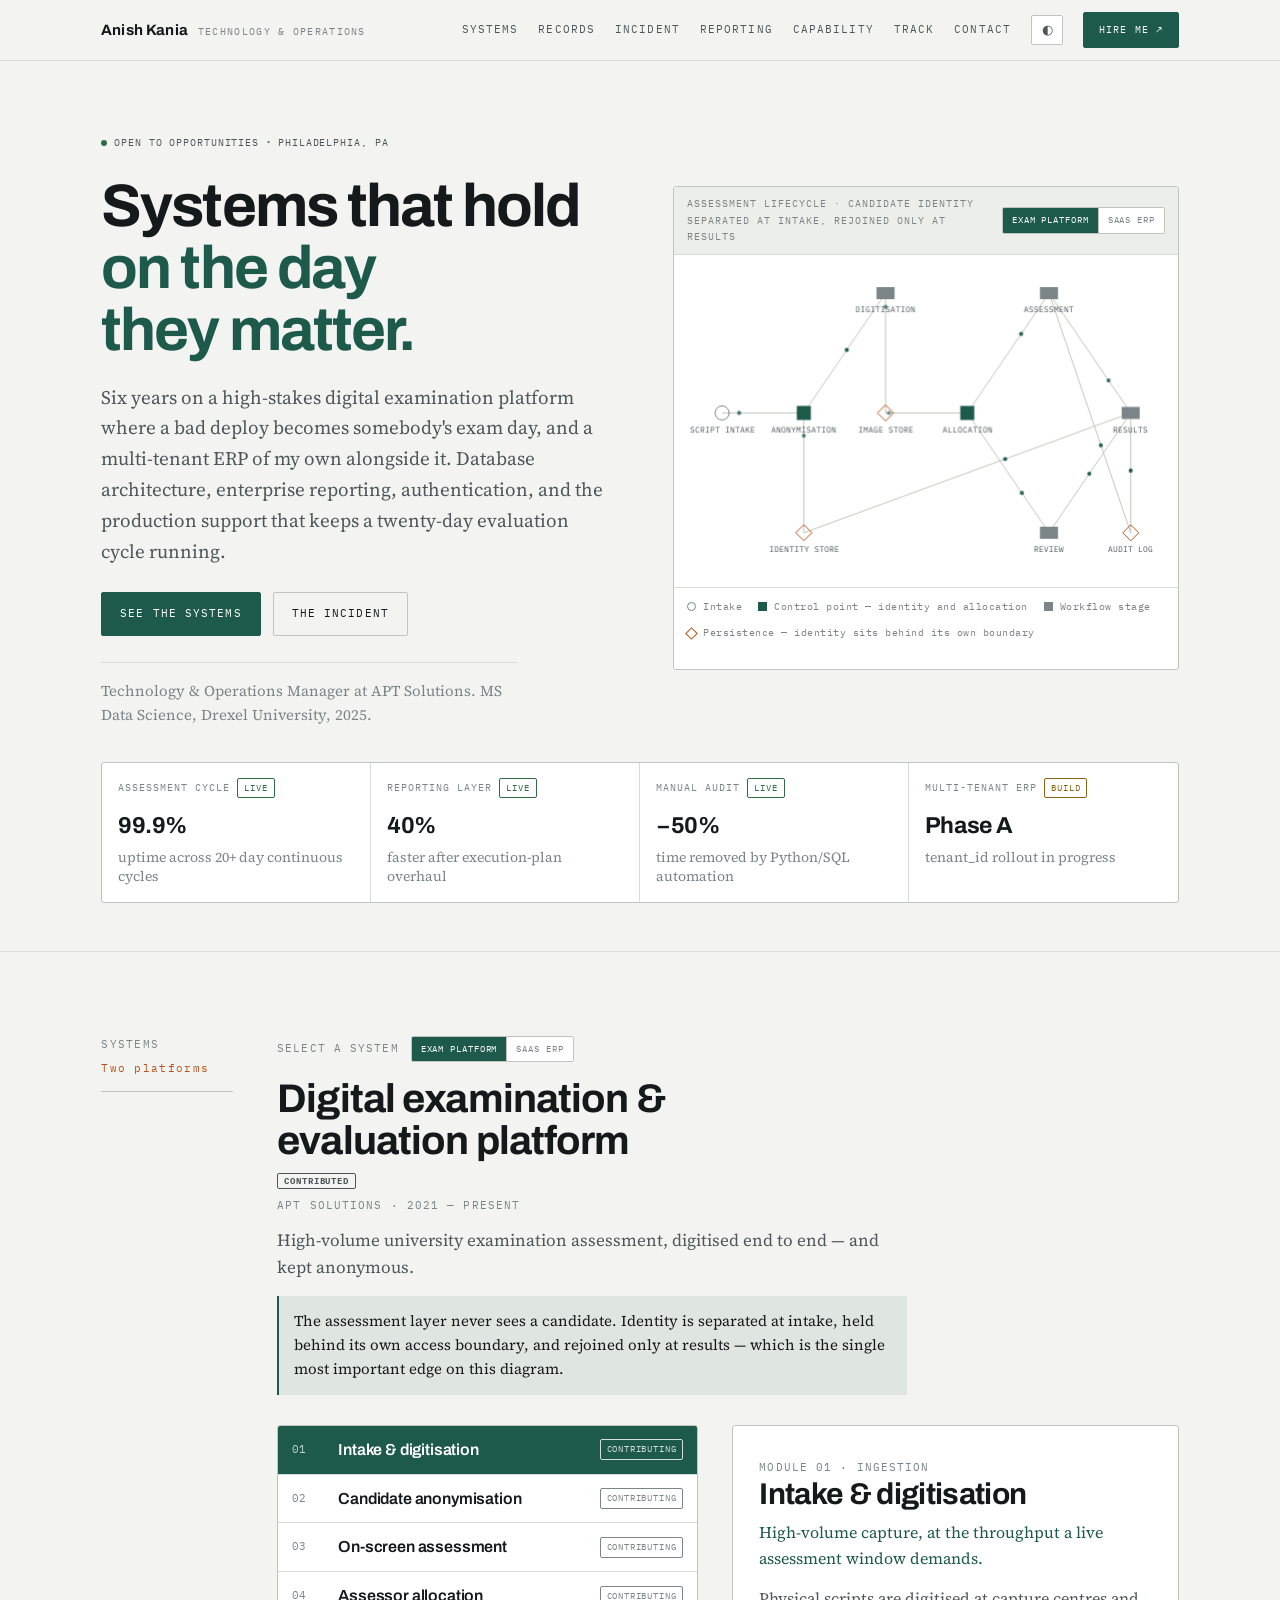
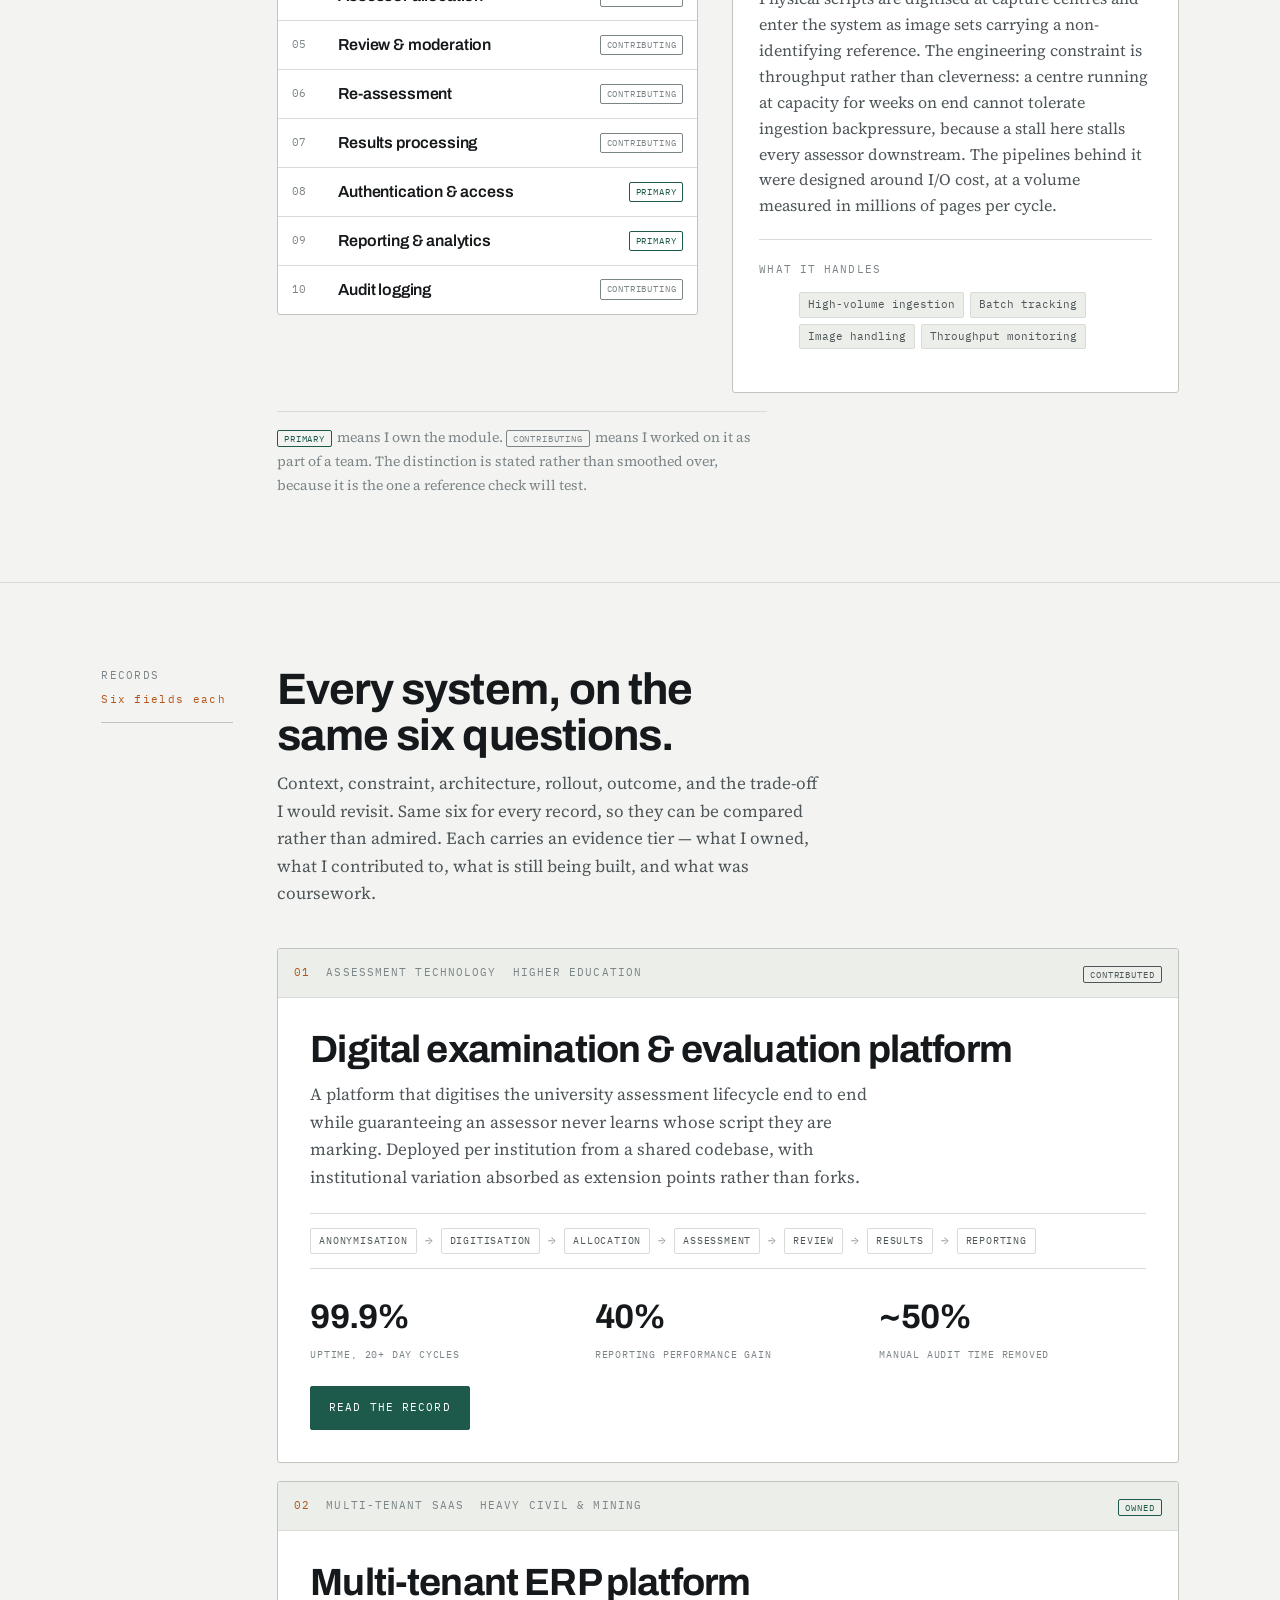
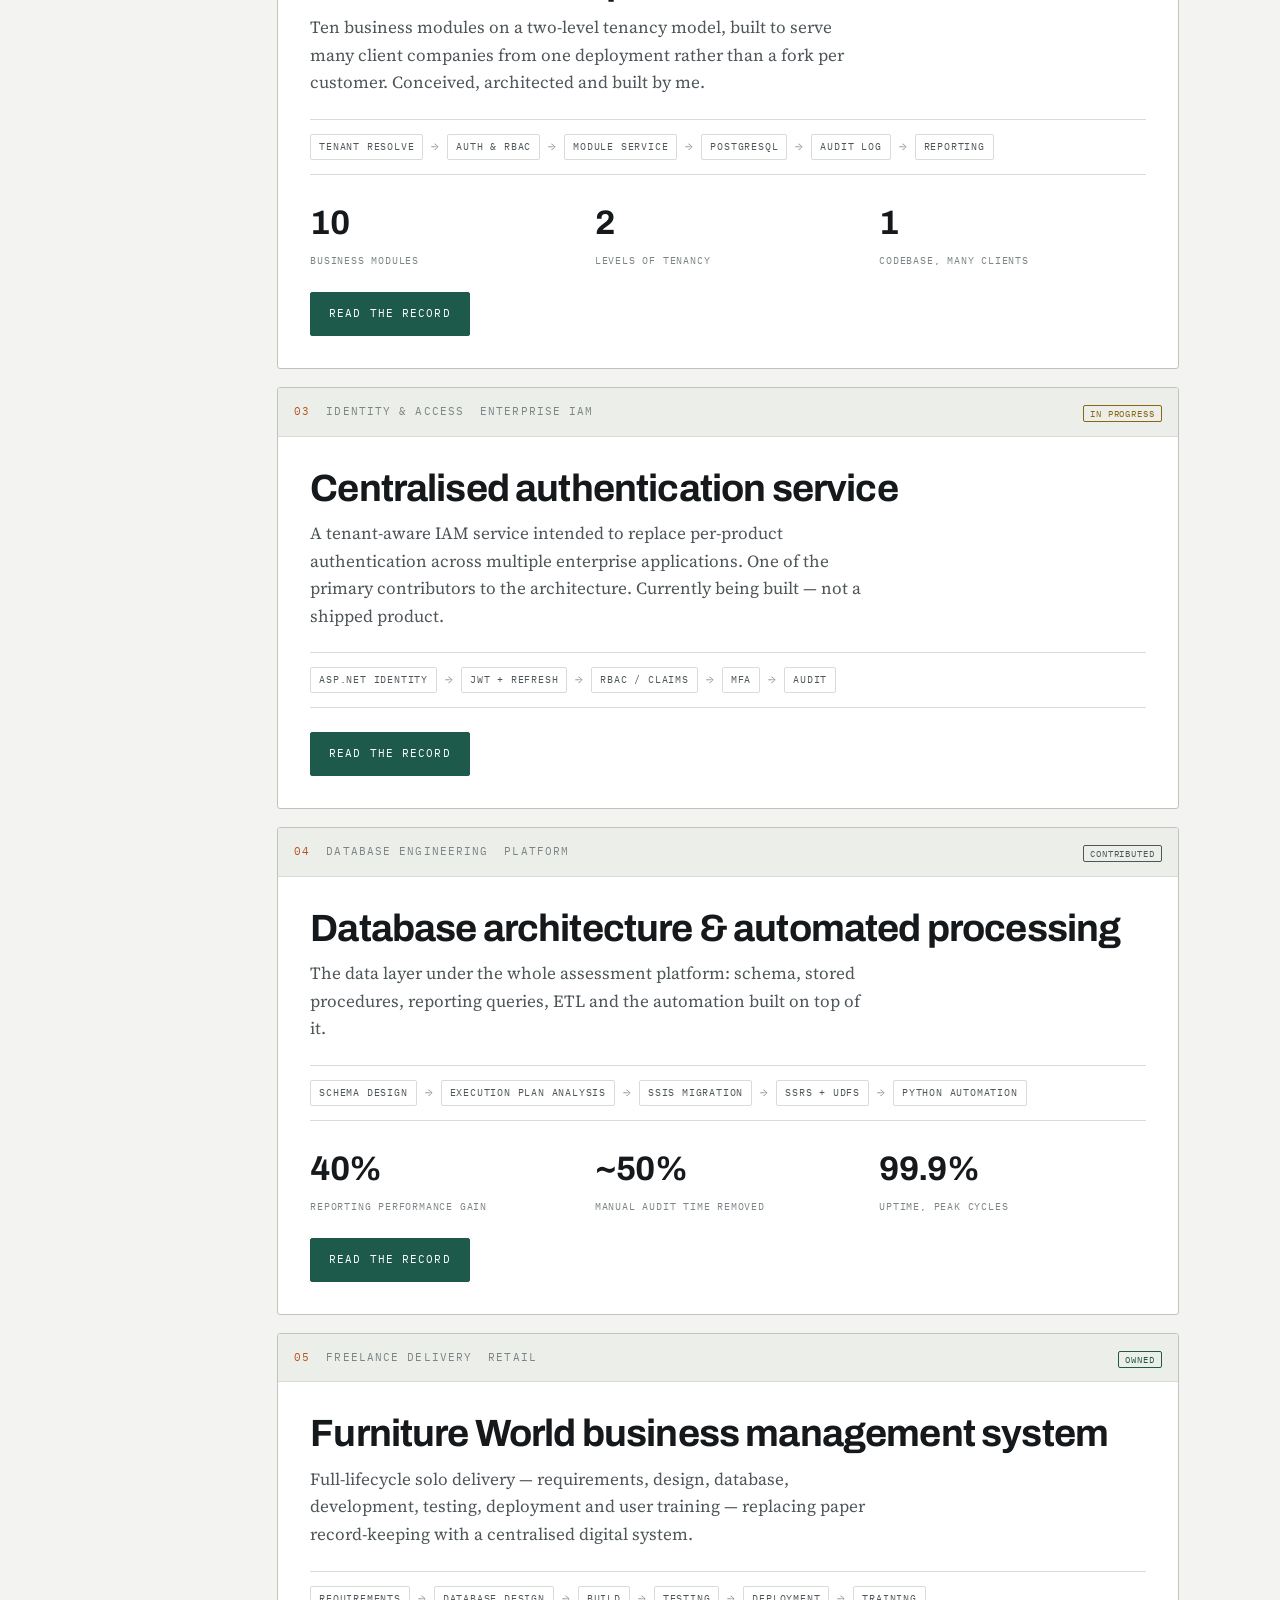
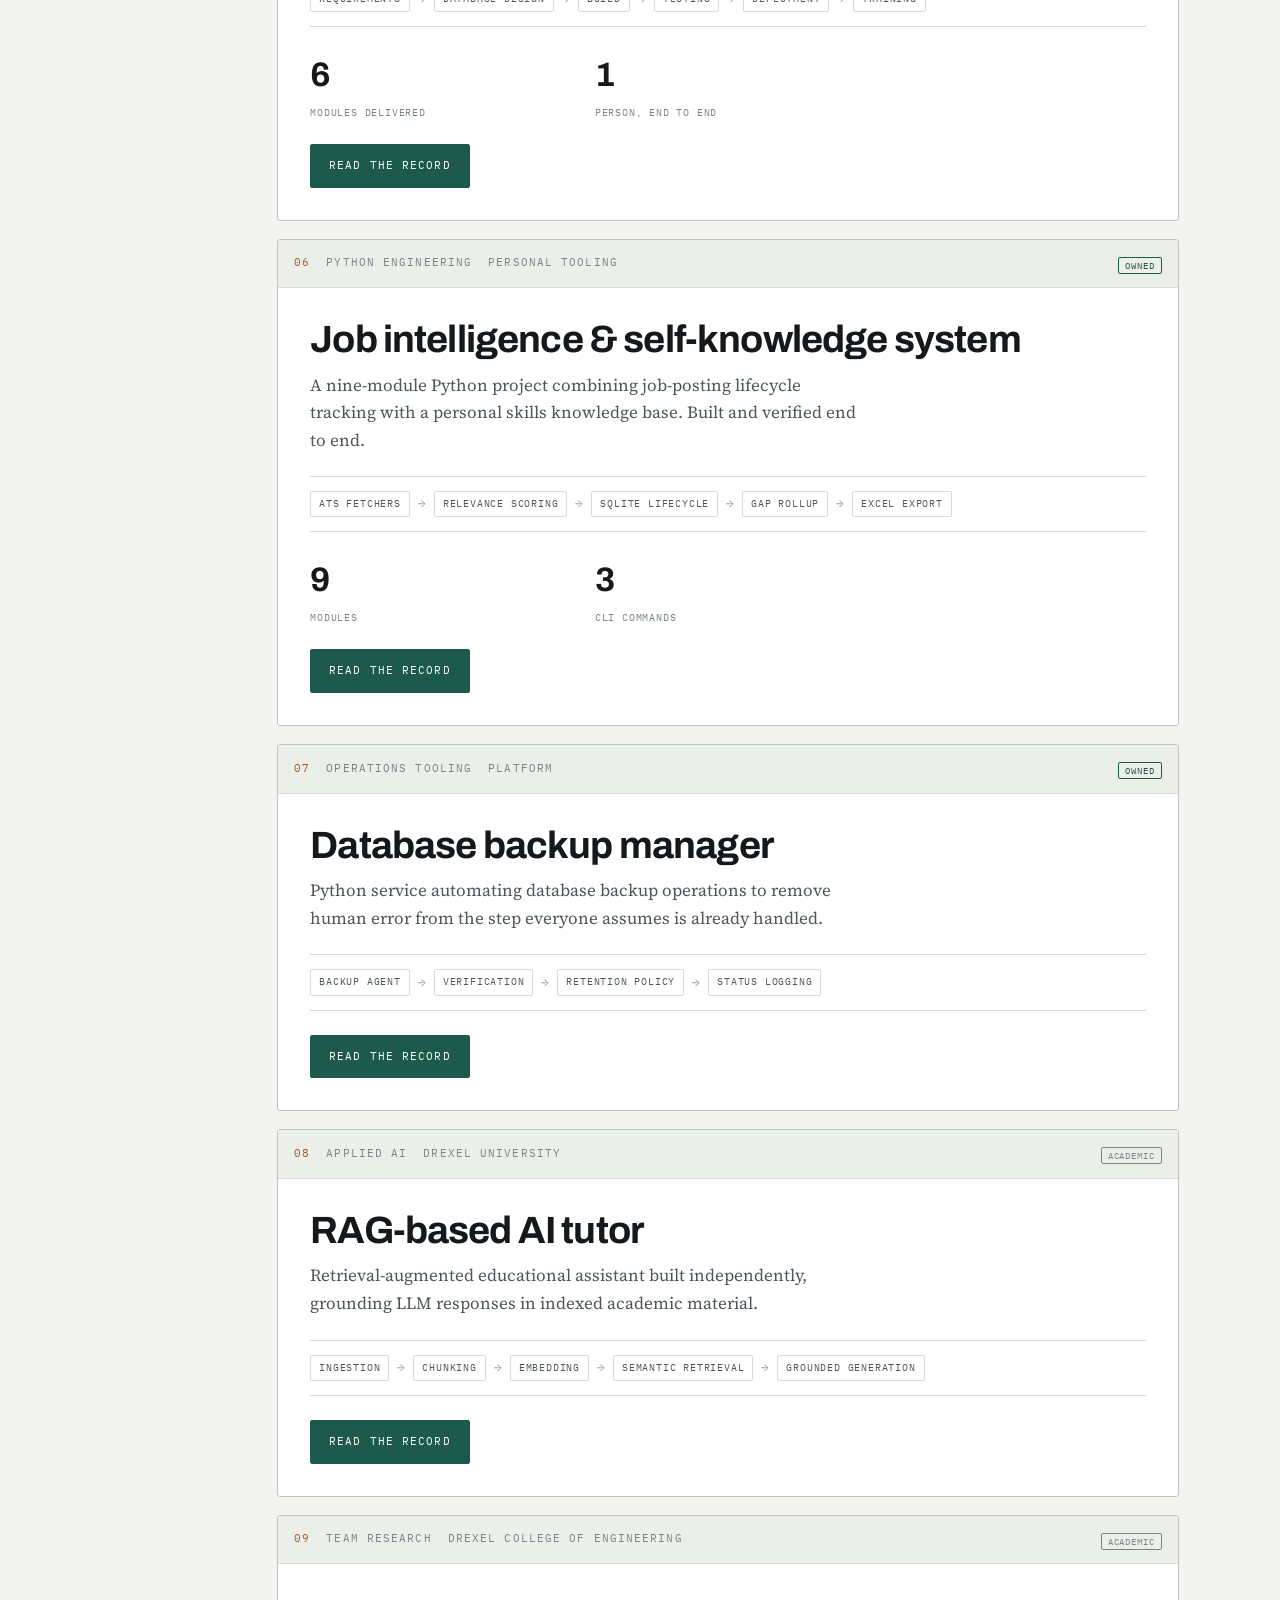
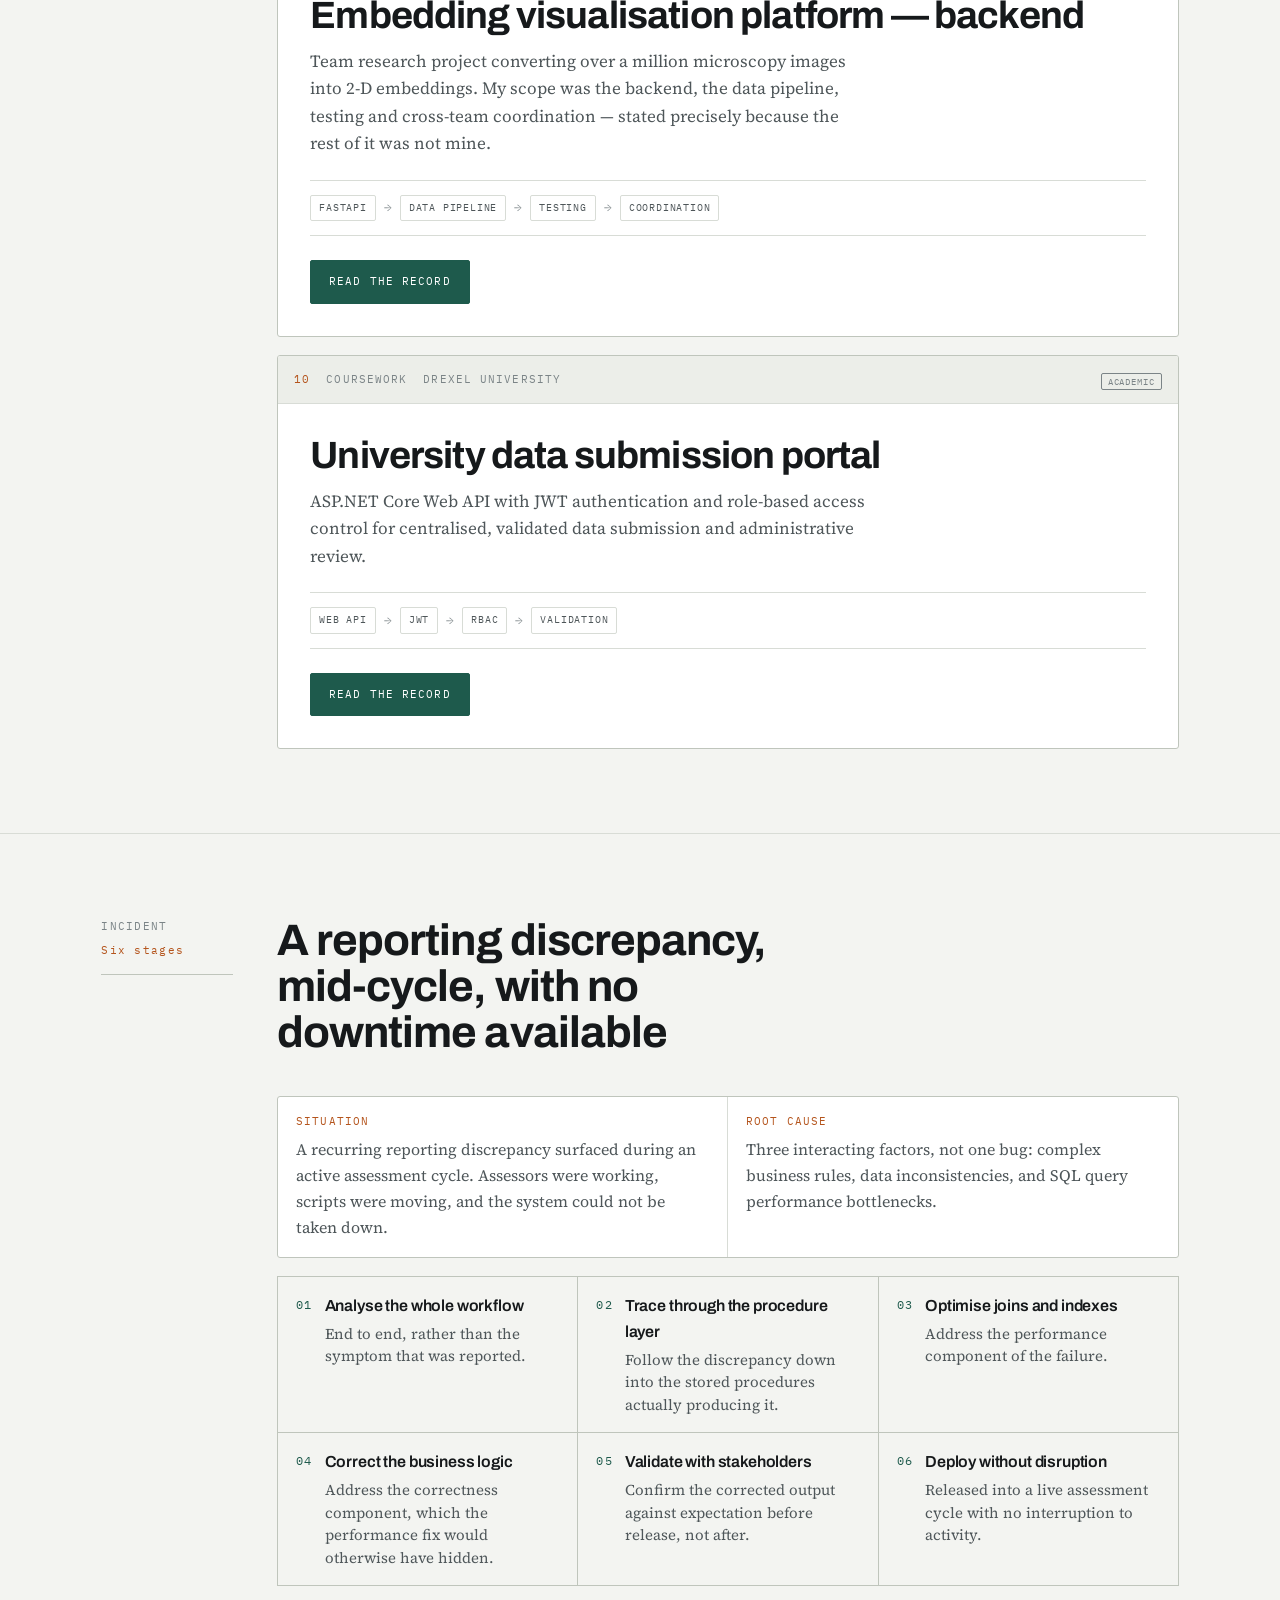
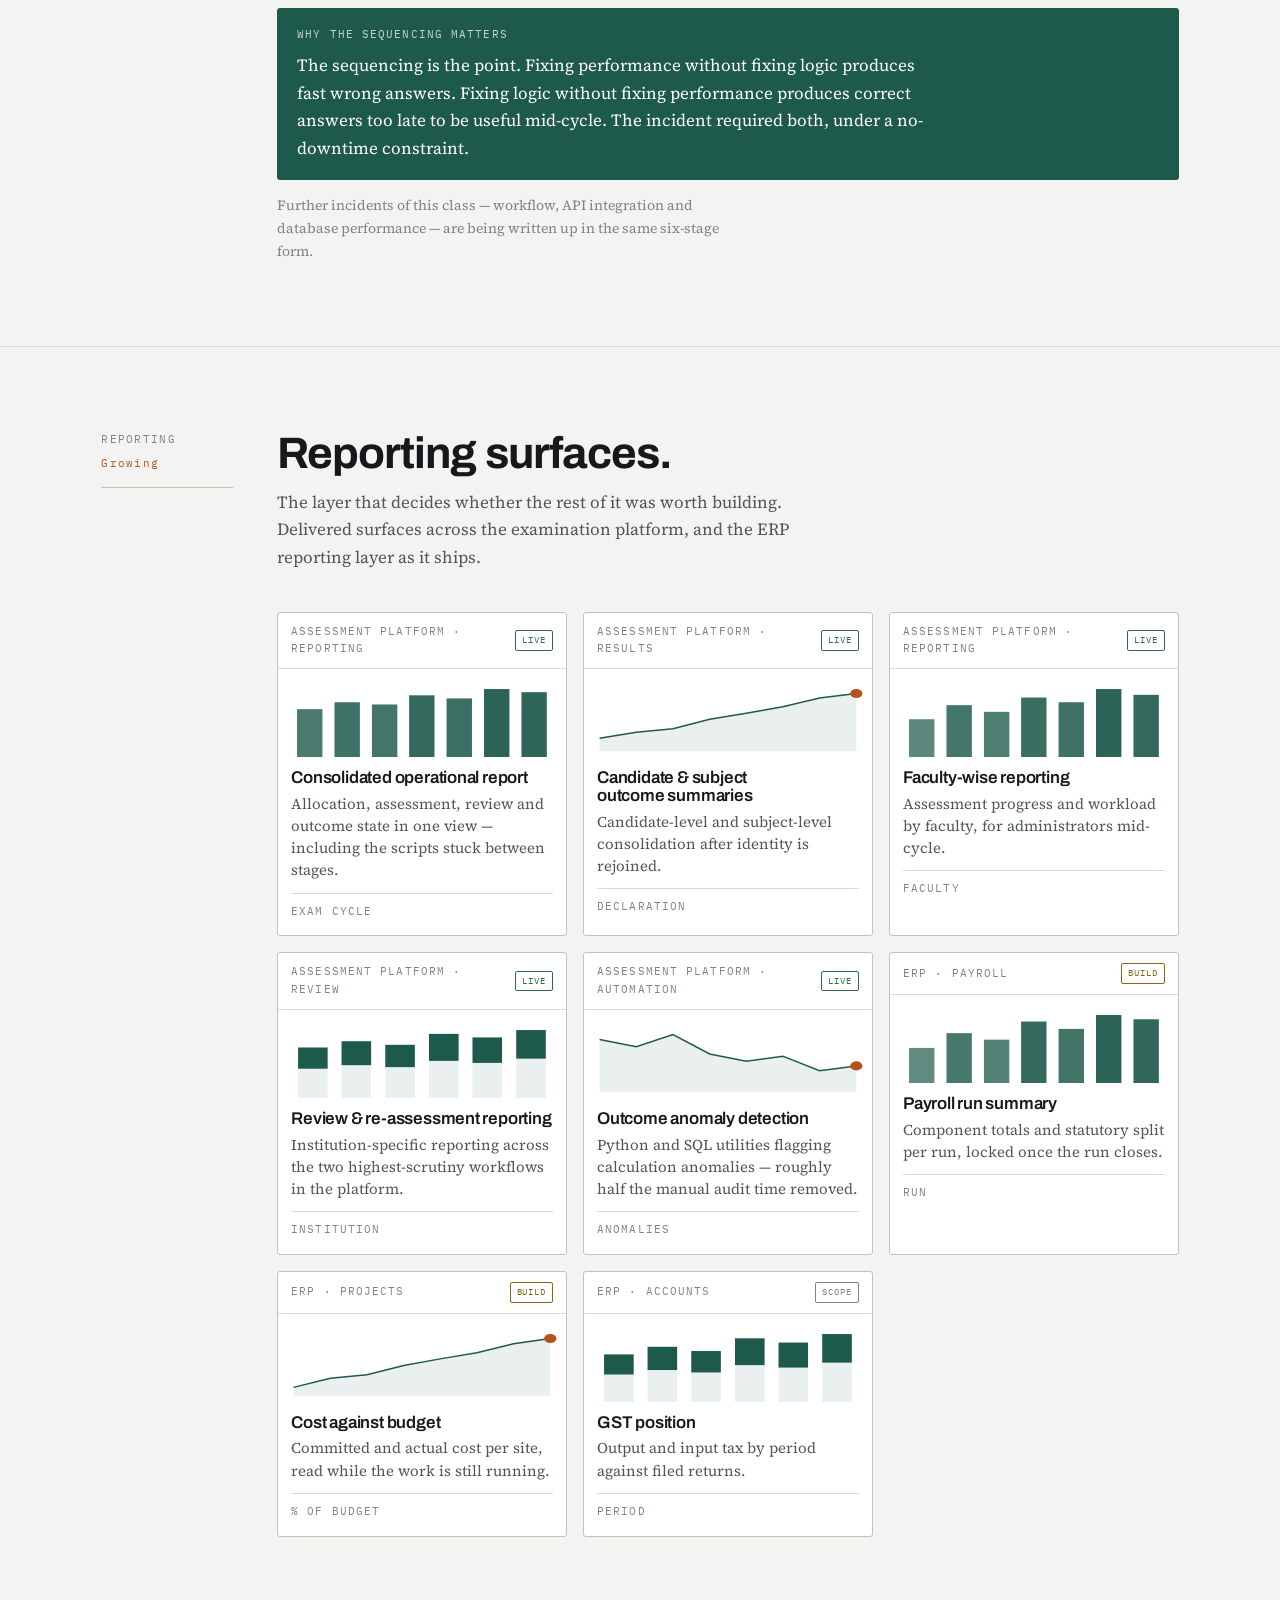
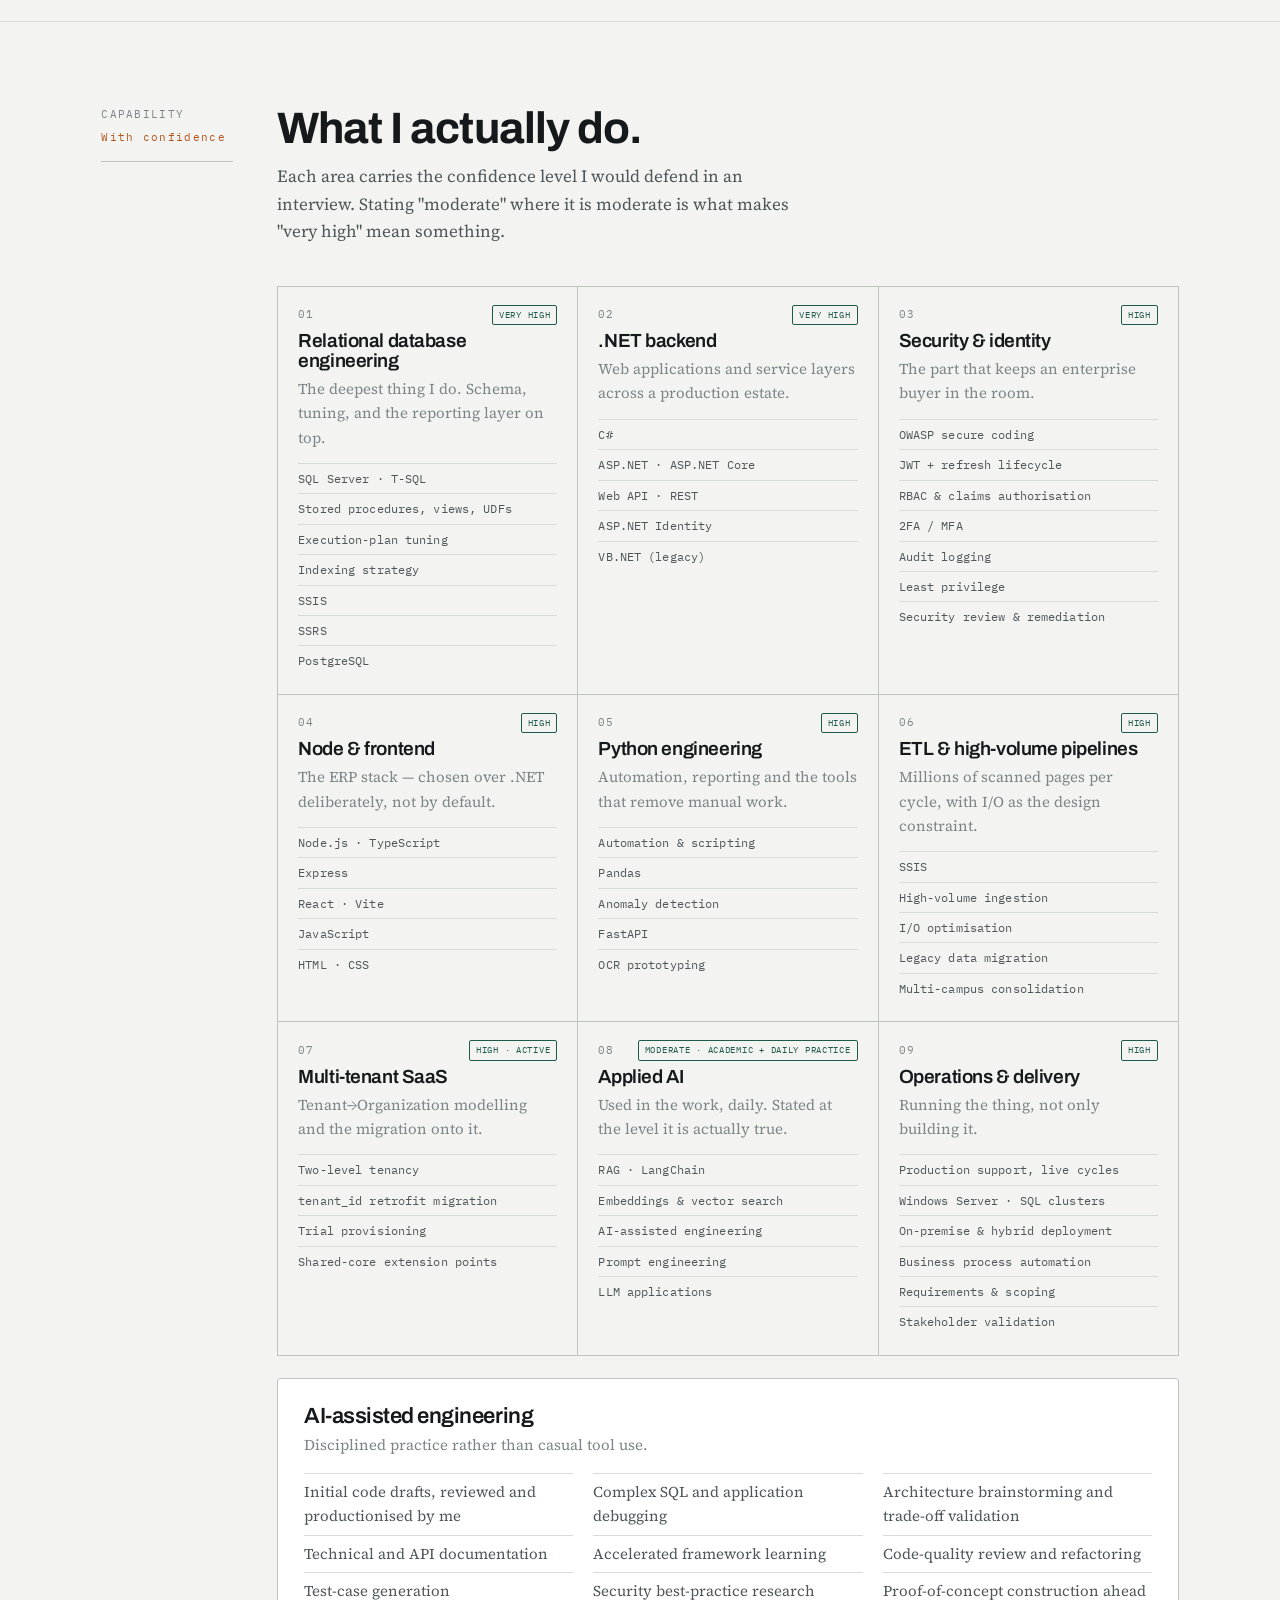
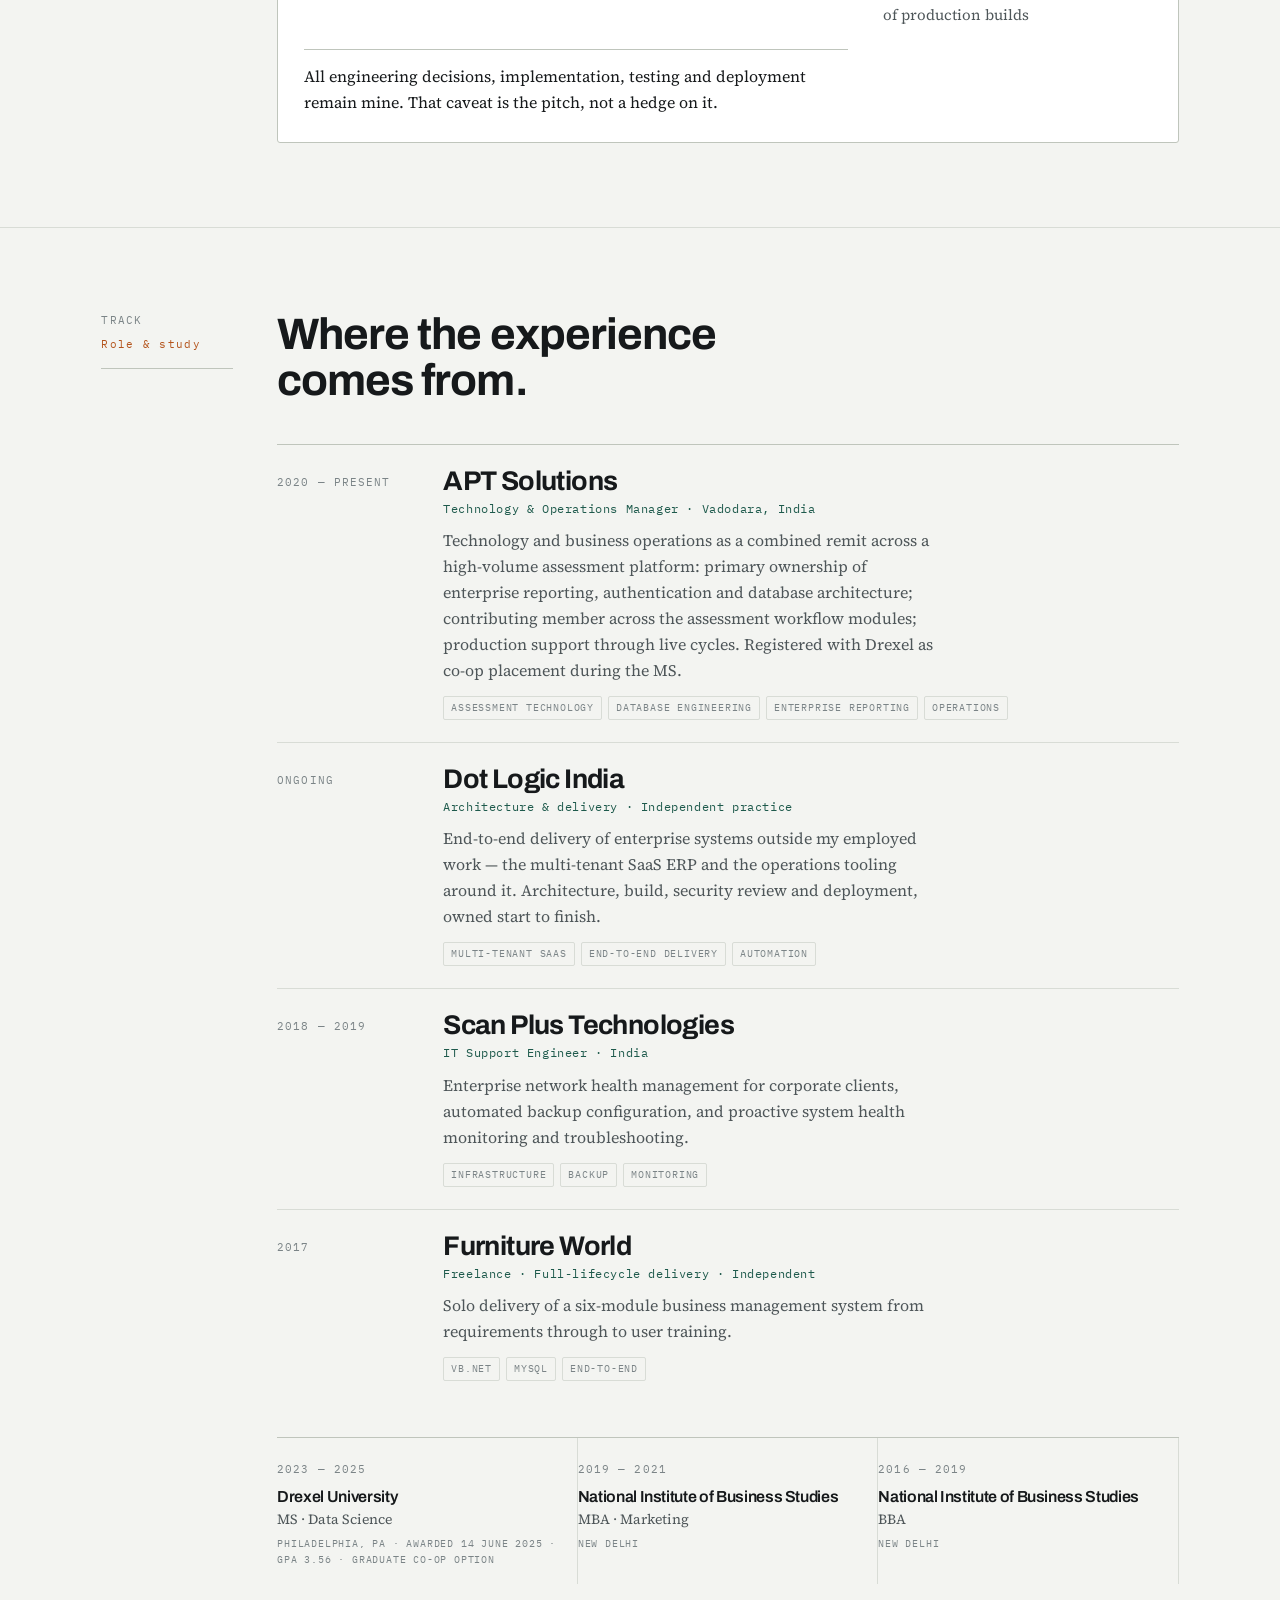
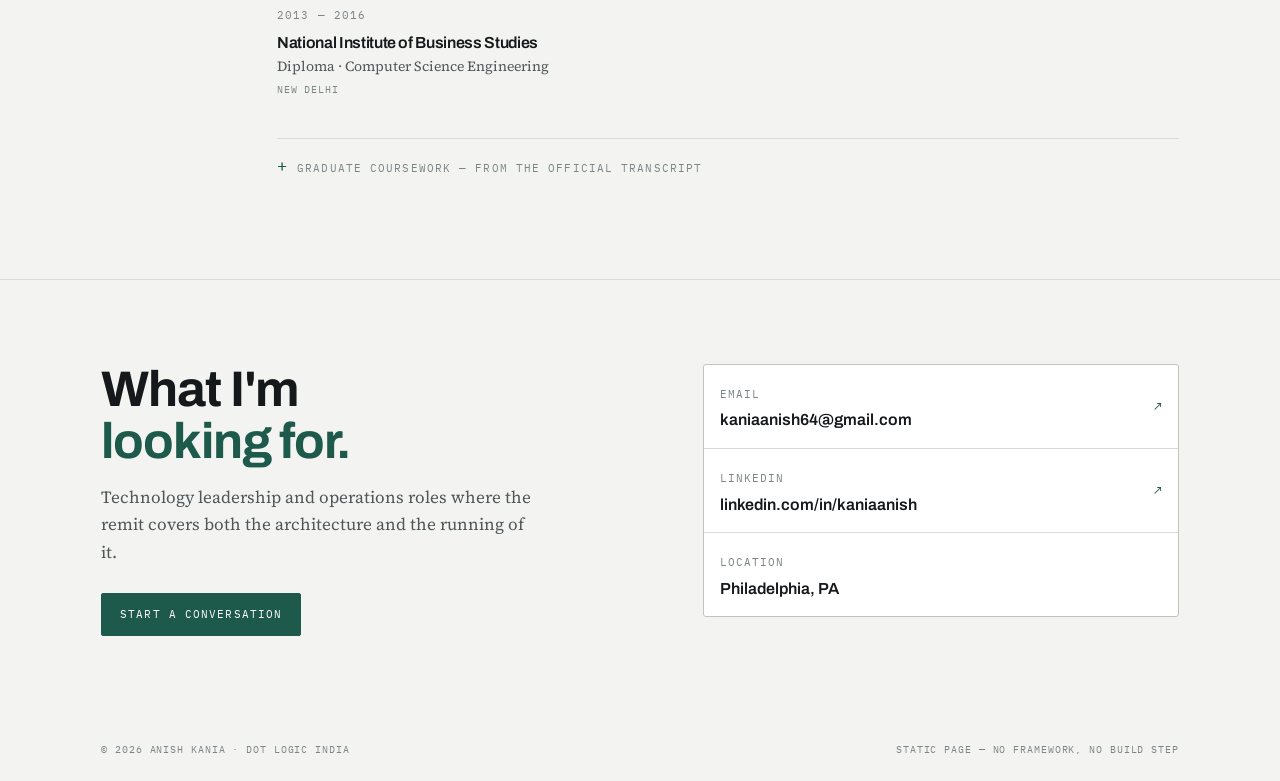
<file: index.html>
<!doctype html>
<html lang="en">
<head>
<meta charset="utf-8">
<meta name="viewport" content="width=device-width, initial-scale=1">
<meta name="description" content="Anish Kania — Technology &amp; Operations Manager. Multi-tenant enterprise systems, assessment technology, process automation and the operations discipline around them.">
<meta name="theme-color" content="#f3f4f1">
<meta property="og:title" content="Anish Kania — Technology &amp; Operations">
<meta property="og:description" content="Multi-tenant enterprise systems, assessment technology and process automation.">
<meta property="og:type" content="profile">
<script type="application/ld+json">
{"@context":"https://schema.org","@type":"Person","name":"Anish Kania","jobTitle":"Technology & Operations Manager","email":"mailto:kaniaanish64@gmail.com","address":{"@type":"PostalAddress","addressLocality":"Vadodara","addressRegion":"Gujarat","addressCountry":"IN"},"sameAs":["https://linkedin.com/in/kaniaanish"],"worksFor":{"@type":"Organization","name":"APT Solutions Pvt. Ltd."}}
</script>
<title>Anish Kania Control Plane</title>
<link rel="preconnect" href="https://fonts.googleapis.com">
<link rel="preconnect" href="https://fonts.gstatic.com" crossorigin>
<link rel="stylesheet" href="https://fonts.googleapis.com/css2?family=Archivo:wght@500;600;700&family=IBM+Plex+Mono:wght@400;500&family=Source+Serif+4:opsz,wght@8..60,400;8..60,600&display=swap">
<link rel="stylesheet" href="style.css">
</head>
<body>

<header class="masthead">
  <div class="wrap masthead-in">
    <a class="mark" href="#top">
      <strong id="markName">Anish Kania</strong>
      <span>Technology &amp; Operations</span>
    </a>

    <nav class="mast-nav" aria-label="Sections">
      <a href="#systems">Systems</a>
      <a href="#records">Records</a>
      <a href="#incident">Incident</a>
      <a href="#reporting">Reporting</a>
      <a href="#capability">Capability</a>
      <a href="#track">Track</a>
      <a href="#contact">Contact</a>
    </nav>

    <button class="theme-btn" id="themeBtn" type="button" aria-label="Switch light and dark">◐</button>
    <a class="hire" id="hireBtn" href="#contact">Hire me <span aria-hidden="true">↗</span></a>
  </div>
</header>

<main id="top">

  <!-- ===================== hero ===================== -->
  <section class="hero">
    <div class="wrap">
      <div class="hero-grid">
        <div>
          <p class="eyebrow"><span class="dot"></span><span id="availability"></span><em>·</em><span id="heroEyebrow"></span></p>
          <h1 id="heroTitle"></h1>
          <p class="hero-lede" id="heroLede"></p>
          <div class="hero-actions">
            <a class="btn btn-solid" id="ctaPrimary" href="#systems"></a>
            <a class="btn btn-line" id="ctaSecondary" href="#incident"></a>
          </div>
          <p class="standfirst" id="standfirst"></p>
        </div>

        <figure class="schematic">
          <figcaption class="schematic-bar">
            <span class="mono" id="schematicCaption"></span>
            <div class="switch switch-sm system-switch" role="group" aria-label="Choose a system"></div>
          </figcaption>
          <div class="schematic-canvas-wrap">
            <canvas id="topology" role="img" aria-label="Schematic of the selected system's data and control flow."></canvas>
          </div>
          <ul class="legend" id="legend"></ul>
        </figure>
      </div>

      <div class="tiles" id="tiles"></div>
    </div>
  </section>

  <!-- ===================== systems / module map ===================== -->
  <section class="section" id="systems">
    <div class="wrap section-in">
      <div class="rail">
        <span class="rail-name">Systems</span>
        <span class="rail-no">Two platforms</span>
        <span class="rail-rule"></span>
      </div>
      <div>
        <div class="system-switch-row">
          <span class="mono">Select a system</span>
          <div class="switch switch-sm system-switch" role="group" aria-label="Choose a system"></div>
        </div>
        <div class="system-head">
          <h2 id="systemTitle"></h2>
          <p class="mono" id="systemMeta"></p>
          <p class="system-sub" id="systemSub"></p>
          <p class="system-note" id="systemNote"></p>
        </div>
        <div class="module-layout">
          <div class="module-list" id="moduleList" role="tablist" aria-label="Modules"></div>
          <div class="module-detail" id="moduleDetail" role="tabpanel" tabindex="0"></div>
        </div>
        <p class="ownership-key">
          <span class="own own-primary">Primary</span> means I own the module.
          <span class="own own-contributing">Contributing</span> means I worked on it as part of a team.
          The distinction is stated rather than smoothed over, because it is the one a reference check will test.
        </p>
      </div>
    </div>
  </section>

  <!-- ===================== records ===================== -->
  <section class="section" id="records">
    <div class="wrap section-in">
      <div class="rail">
        <span class="rail-name">Records</span>
        <span class="rail-no">Six fields each</span>
        <span class="rail-rule"></span>
      </div>
      <div>
        <div class="sec-head">
          <h2>Every system, on the same six questions.</h2>
          <p>Context, constraint, architecture, rollout, outcome, and the trade-off I would revisit. Same six for every record, so they can be compared rather than admired. Each carries an evidence tier — what I owned, what I contributed to, what is still being built, and what was coursework.</p>
        </div>
        <div class="cases" id="cases"></div>
      </div>
    </div>
  </section>

  <!-- ===================== incident ===================== -->
  <section class="section" id="incident">
    <div class="wrap section-in">
      <div class="rail">
        <span class="rail-name">Incident</span>
        <span class="rail-no">Six stages</span>
        <span class="rail-rule"></span>
      </div>
      <div>
        <div class="sec-head">
          <h2 id="incidentTitle"></h2>
        </div>
        <div class="inc-grid">
          <div class="inc-field">
            <span class="mono">Situation</span>
            <p id="incidentSituation"></p>
          </div>
          <div class="inc-field">
            <span class="mono">Root cause</span>
            <p id="incidentCause"></p>
          </div>
        </div>
        <ol class="inc-steps" id="incidentSteps"></ol>
        <div class="inc-why">
          <span class="mono">Why the sequencing matters</span>
          <p id="incidentWhy"></p>
        </div>
        <p class="inc-note" id="incidentNote"></p>
      </div>
    </div>
  </section>

  <!-- ===================== reporting ===================== -->
  <section class="section" id="reporting">
    <div class="wrap section-in">
      <div class="rail">
        <span class="rail-name">Reporting</span>
        <span class="rail-no">Growing</span>
        <span class="rail-rule"></span>
      </div>
      <div>
        <div class="sec-head">
          <h2>Reporting surfaces.</h2>
          <p>The layer that decides whether the rest of it was worth building. Delivered surfaces across the examination platform, and the ERP reporting layer as it ships.</p>
        </div>
        <div class="reports" id="reports"></div>
      </div>
    </div>
  </section>

  <!-- ===================== capability ===================== -->
  <section class="section" id="capability">
    <div class="wrap section-in">
      <div class="rail">
        <span class="rail-name">Capability</span>
        <span class="rail-no">With confidence</span>
        <span class="rail-rule"></span>
      </div>
      <div>
        <div class="sec-head">
          <h2>What I actually do.</h2>
          <p>Each area carries the confidence level I would defend in an interview. Stating "moderate" where it is moderate is what makes "very high" mean something.</p>
        </div>
        <div class="cap-grid" id="capabilityGrid"></div>
        <div class="ai-block" id="aiPractice"></div>
      </div>
    </div>
  </section>

  <!-- ===================== track ===================== -->
  <section class="section" id="track">
    <div class="wrap section-in">
      <div class="rail">
        <span class="rail-name">Track</span>
        <span class="rail-no">Role &amp; study</span>
        <span class="rail-rule"></span>
      </div>
      <div>
        <div class="sec-head"><h2>Where the experience comes from.</h2></div>
        <div class="track" id="trackList"></div>
        <div class="edu" id="education"></div>
        <details class="cw-details">
          <summary><span class="mono">Graduate coursework — from the official transcript</span></summary>
          <ul class="cw-list" id="coursework"></ul>
        </details>
      </div>
    </div>
  </section>

  <!-- ===================== contact ===================== -->
  <section class="section" id="contact" style="border-bottom:none">
    <div class="wrap">
      <div class="contact-grid">
        <div>
          <h2 id="contactHeading"></h2>
          <p class="contact-lede" id="contactLede"></p>
          <div class="hero-actions">
            <a class="btn btn-solid" id="contactCta" href="#"></a>
          </div>
        </div>
        <div class="contact-card" id="contactCard"></div>
      </div>
    </div>
  </section>

  <div class="wrap foot">
    <p>© <span id="year"></span> Anish Kania · Dot Logic India</p>
    <p>Static page — no framework, no build step</p>
  </div>
</main>

<!-- ===================== record modal ===================== -->
<div class="modal" id="recordModal" hidden>
  <div class="modal-back" data-close></div>
  <div class="modal-card" role="dialog" aria-modal="true" aria-labelledby="modalTitle">
    <div class="modal-head">
      <span class="mono" id="modalKicker"></span>
      <button class="modal-close" id="modalClose" type="button" data-close aria-label="Close record">✕</button>
    </div>
    <div class="modal-body">
      <h2 id="modalTitle"></h2>
      <div id="modalBody"></div>
    </div>
  </div>
</div>

<script src="data.js"></script>
<script src="script.js"></script>

</body>
</html>
</file>
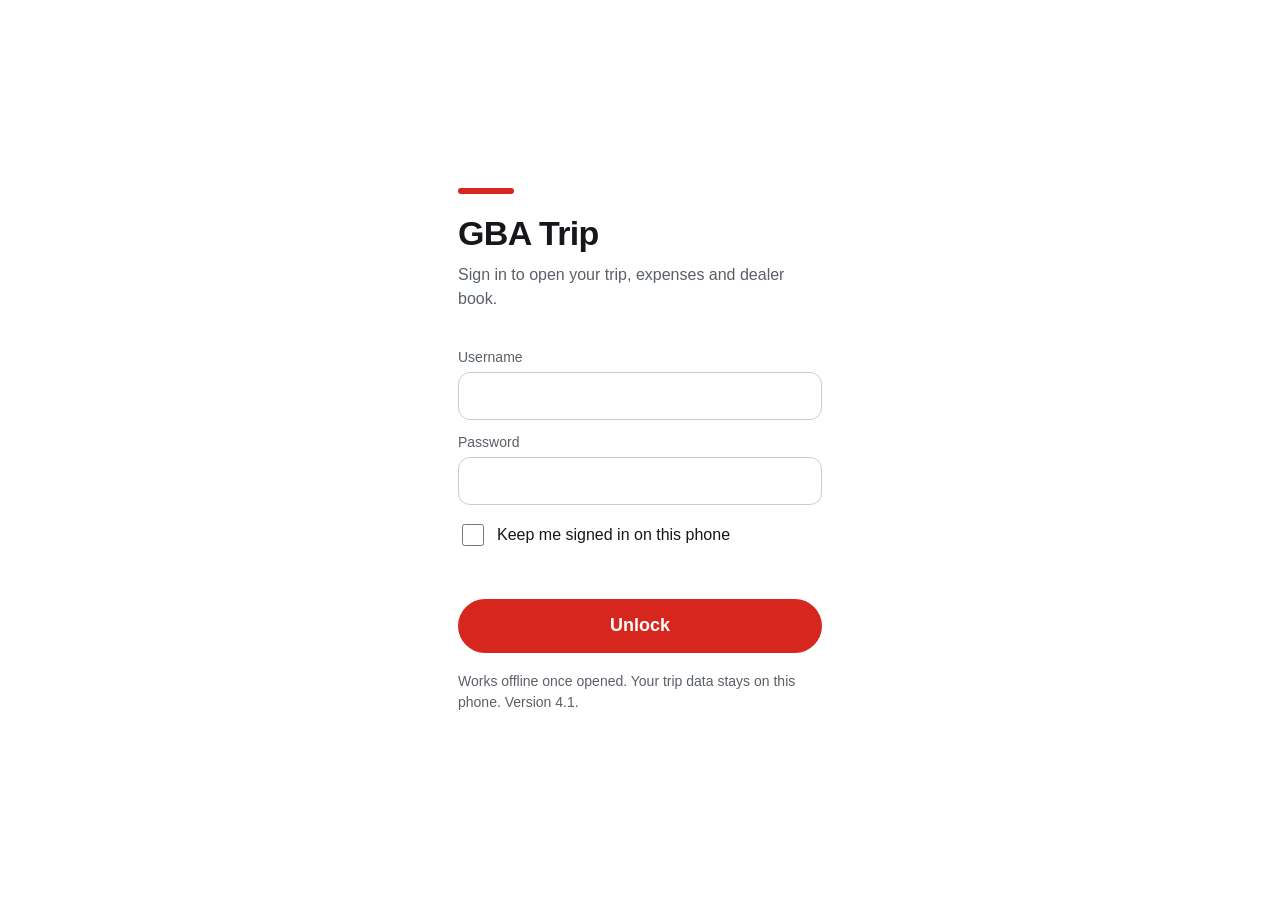
<file: gba-trip/index.html>
<!DOCTYPE html>
<html lang="en">
<head>
<meta charset="utf-8">
<meta name="viewport" content="width=device-width, initial-scale=1, viewport-fit=cover">
<title>GBA Trip</title>
<meta name="robots" content="noindex, nofollow">
<meta name="theme-color" content="#B81F17">
<meta name="apple-mobile-web-app-capable" content="yes">
<meta name="mobile-web-app-capable" content="yes">
<meta name="apple-mobile-web-app-status-bar-style" content="black-translucent">
<meta name="apple-mobile-web-app-title" content="GBA Trip">
<link rel="apple-touch-icon" href="apple-touch-icon.png">
<link rel="icon" href="icon-192.png">
<link rel="manifest" href="manifest.webmanifest">
<style>
:root{color-scheme:light}
*{box-sizing:border-box}
html,body{height:100%;margin:0}
body{font:16px/1.5 -apple-system,BlinkMacSystemFont,"Segoe UI",Roboto,sans-serif;background:#fff;color:#15171a;padding:env(safe-area-inset-top) env(safe-area-inset-right) env(safe-area-inset-bottom) env(safe-area-inset-left)}
.lg{min-height:100%;display:flex;flex-direction:column;justify-content:center;max-width:420px;margin:0 auto;padding:40px 28px}
.bar{width:56px;height:6px;background:#d7261e;border-radius:3px}
h1{font-size:34px;margin:14px 0 4px;letter-spacing:-.02em}
p{color:#5a6067;margin:0 0 24px}
label{display:block;font-size:14px;color:#5a6067;margin:12px 0 4px}
input[type=text],input[type=password]{width:100%;font:17px inherit;padding:12px 14px;border:1px solid #c9cdd2;border-radius:12px;min-height:48px}
input:focus{outline:3px solid #ef8a00;outline-offset:1px}
.ck{display:flex;gap:10px;align-items:center;margin:16px 0 0;color:#15171a;font-size:16px}
.ck input{width:22px;height:22px;accent-color:#d7261e}
button{width:100%;margin-top:18px;min-height:54px;border:0;border-radius:28px;background:#d7261e;color:#fff;font:600 18px -apple-system,BlinkMacSystemFont,sans-serif;cursor:pointer}
button:disabled{opacity:.6}
.err{color:#b3261e;min-height:22px;margin-top:10px;font-size:15px}
.note{font-size:14px;color:#5a6067;margin-top:18px}
</style>
</head>
<body>
<form class="lg" id="lg" autocomplete="on">
  <div class="bar"></div>
  <h1>GBA Trip</h1>
  <p>Sign in to open your trip, expenses and dealer book.</p>
  <label for="u">Username</label><input id="u" type="text" autocomplete="username" autocapitalize="none" autocorrect="off" spellcheck="false">
  <label for="p">Password</label><input id="p" type="password" autocomplete="current-password">
  <label class="ck"><input type="checkbox" id="k">Keep me signed in on this phone</label>
  <div class="err" id="e" role="alert"></div>
  <button type="submit" id="b">Unlock</button>
  <div class="note">Works offline once opened. Your trip data stays on this phone. Version 4.1.</div>
</form>
<script>
{
const S="8Bgt07Gabjb9QyXkWxjMOQ==",I="1aJwwO37L6Svx61G",T="GMwyMgwMSVJpxf+30sqDqrk4+Si9egq83Vuf5OmnhfeByNPy/83/CLsbFiNfs37hstykvbj1NkFTmuyjZT/pOQ44JIoygJKi7PhSTu8aPs6OI516TgztTvwNKQs3tlphgByChywq/cUWiT6+NRde6xYwGGRAbma5w7pJaYGsSyZpJQZeBNUx3vEeknWGi68Pl3KTBetMu7czm15RXgtf3eWtIzixwyjR/gHoOGwk49PE0FcWdM1TCsWJz9ifOejK2hmV7gqR3jWJ4/MfSOCSCrxFdvRvoF973eLHcHGLtqXExBxfmH+TY81ztxN/5u0DrOXohHjSAnf5u+P8DI6PHVGLKUvfvKq0wLJe/[base64]/hN8ySiKTudQ2NKFumG8M3QVsJRHK/18/KW9Z6oiPKTOzu3+1Lj/[base64]/GGAbtyxdzmYUgqXcrZC/S4h02U0ngQjUDxKhRo0ZnZhFnUgZAEO6qt6PkOLgqWqwFyvr7T3KjF9y293/z1d2k3nACvMuyEZCNE+6sMOms7IxjZzCHsjPx0DD807mt0kb7Eng81b4ICoV45/0TLkU1ViA8DCIgZtzz41e/vtJW9QpiLXaWvGbFq+LKgKBMlI+bAYoY1P+wRDVb6KozqYcTXv8662CgCxOxnThHwglgvsgwJbEe3Y7vaBCrJ1zlRvWfbK/hnMHsKVzUQzytExOaG6MkPQZVSERClLdxfytRwMCSkv0/hFEQ0WuWXceA5yRHkS8LMDY9FBxc2zDjqcLo51ccHgXxhez/9BocUr+x7mLjKN777WCFn2FC3Slui1R+6BJGuYNqkiSJD5ePkKBiRF0T/KoXBu7GG5hnl7wYR8Ht+KSnGwDVGBXBqJgzOqx3Wo9zt5khP6MYJ2BpTO3z91oxY+9vOTyjbxf2eWB5KsuxQX0jwZ4uNfgtr6pJrEHh/aGDMZiMg0U/PBHcpLCnH77mUs5BPe6oGocqdTNZ04xvTjJknCuR45WZ0Tg5EzyjQFBkE7dI2gYlOWn9gDL9MlclMI6DsIjs1PSL0CC/Vq8YawiQBDHOxmKVXSVY9++q1uwmUTiF7CcbMROV2AQZx4VXZOmlYhawEiKcwa/bn5iRikxfPJYFnfF/xhnZfnRl8xmuhqPIwzt7ALXRLU/FEzhTDX0ZVo91Z3QwFfjOGgRvaTkai4/cRJHJIUjpsmYvjOQsg8tQ3tvTLs8JG16tNo3FiEJtLPjaoLCrygfVEVvsb5niXxhj7Zg4bzS9wELFQ+vYt0DQQo9xVcVcMXQ8ONt3Qn+bMwt/UtiO6StqHIudVpVgtJHwN9QfcvBs7JKK4Kiqnpe/XHzZd3H5JKHjDf/d7JD0NNx7L9x8ve3vJOxP/ToOVBp9jlrRLur0OHWns6gp7FQ8SULi8GZxFe7H2a0VGgrKq0v0puFu2/5SfNNrCgO3C1Ge2TM+TRsm1mYMHm+3neM2QBDLvCM2S07lCJMtoo2TDvov+Y2cXlbYXaCP8khyjuGzYMeaCDqyER5ZPGJ5LgvO63zk/tmY4oDLMQO+INddQfN7RxUKHgPFvMshi3eQIMiA1vg8ZB8MqQc1o7zOVxobxiAzFOwW4sIZ8hk0ob3IqwBQasq/wOl2ouLjemPrEt+DJYJV7Va5zAPbJ+MeW3dcPtxHCuZ7lQOsUXKllhMQu9MBIAQg57PkoWTMmRGbxj+9l8nFLoiVo8oxNJ+ropjlAtBhBQlDLsP1P3ni1hnqzjlZKD1tJlCA/NrLByAyPtS7TyDKSach7vMLTTV0r9w9awESZQAW3Y951SLe0IVfoe9yFWPvYyb/jHLtqQFxAwCL1PtKPE6qSoono46Q/5JfMxSPk9YsAhkP65V4aLPHIJVXzsOblZlvHLgd/TJ6rf+xMvNvXr32TT6Y9APsjLyGd3rL3if7VS23QCzaU6Ua4z0+VI8/V4RX5r3S28zPjCZwhRvEoYAieaR5Ykeosa5T0Rc0EWPPJt11aPcFiJxrLgKooziljnbm5UlIYlrAP8m14jykDeW4b8hz6IPC4qR0e8UGRar+LhxpoMCqLWmhfUSsJa+pvBgnL9oMZQOFHvReafCwSu8m1i4mO8jp0/A89Sq8v+k24PH2muLs667L/Kgpz0uD0Bsw9zAMF6SD2HutGuwXaVsNk0IRgKmuhVzR5pr7YR28lWtMWKqqmodSgtBqM3JRzNuUes7pFJQMJkRufgo0hkSNFGKUXdG778a+USm8ePTHWFeEgfXKNj7LkxtQpUF8lKnKD0XpYARtUtMdMM8KHYU2spbR7QOaXmeRGp69w8m0E+P3PC4m8/lAQJz5gPEtik8tazmMK68JppjXclhnldm8BlR67TANse1mOJHEc5zjshbP4p0y6hJc0D/TiVJyB5h77532pf+GVTFS03nC/QIKeM5YnWl3uFP6NJ9q5WYbWnCLdnzGxcuFqMsj/G2kL8XoBGqkcS7m8h/esyekHPbqStIgIHHywibFIx1StS2gLO8VWHNReaMTZL+V1E/beADaGUbQXnUA5bi2pnGdA8MWNFQ7WHvUUbZe/2N0KF7oc+LqDuzivqE7od+k5NAj/yKHepNd4QP4nSoU+4xdvxqsIkWT/d1zJXvPWzCNIIBbEegovgEi0NdxGCGx/Jf64mdm+sE00OHcmKHH9R9xOCfhUaKo8cm/avYhHuE8OhnzpI0KPd4PFbyDLtrzBTL4VZCN1GjWzRXsMMfiQfwxxfBpYoJScjWhXX1g/hI23BPo6Fwnj4O/vEYwXs37ZrO23yqIab79B3l4A2+rUmzRnoLdQFZrer8QSPNredj2a5AamInvWg2+D7tvtIybWt0/[base64]/hHR7RNuUkzK7f2B3qGMF4emsbjEukEVvH98hz+HF7btoh/[base64]/DN0dh07AaX5jmcTpqHIwnM91t9DulsqfEZ8tCXtQgPOmwre4YTXGZSJXNCmMiby2uVpHtuTj83N7VdmREn0SLS25/[base64]/4q7CVgL3JRqhcG0srfCu2hs//istZwviJU14KYvma4oGKP3M0H+k1JsC/RAkAKy6hPP3V1mseHnaOqBhXSiHAYtW2id7lospFaotiDOe/cx4tY2BUhzJwG+0SdjWeplZPhrTsYvo63h49pDYAkTm1WsxwUreS6KVuyLgV9AzzvfQQAuBULUYDlzUQmx6haUjcRscvBRFe7gf762jhkqiaL1lbHIGV8wpz1vvwvgb9atOjrFzfV91r4Qi6kSmvH4J0bNk7FCsURwVeQ6Bt00aqO9M0nn/wXx6HXeiXbDAXabjN6gWFD2wKx0Dhd9Qx899xZ01RL+2AUnyUsgHgJdkmT/tGLpiEyrDukBMolbL/FsYGhFpebAfpJQpM36dxNnAc/YJEr6/3MwHQFENJSoP6uQ5kz7JA/P7C4TtDWZtuVLFUXP4X8UglxGZoqvOmd+E1sJt5a/+ZYMc3fz36Zqmbt2LHty9kDAuRtpbmQkXQc+duePyZzm4SX2O0oH5dAi3aCPys1nd4TgJ3FQbimDoM/TAeZXt+/XQfjLhSQDW3cGZHteCGWm194qbjLb/[base64]/0l3VifQ32LipOwHbpV47ZrLvcWNSiHx7gYfc7RauFFY5qija7KDyXfLynEwCf/[base64]/sMCaj/j8p4shsVQbisukaVQHR6fljPIes4Avl/ndZCmwomp831P/O30KXxtCQD714dvny6pljz2gIfu4N6LzL5ocjvhAHusCws+AGwFmv6IcbCbq3c0pDSWtPS20mLjmNy0xsL9OT+dR3qPVtDDwoTCvCgroNKFSA5HIKP0erBhT+lCBHOlg8VcvqvSDMZw4DQUbLZzxkXqddwr0HfvB3MwzEyYek3dF5ETa25uqkyV3NkEcopi+h/eQ9KVQXjIbb4bJCXs31B37K2I25NOxFJ8suY0WeQGn0yEQC6eZ+PTfjHp8uA4Bdr7H5QVxEmciSQTCXhhJm6sE4N0R/1XDys8IGvyBivTtMNReFkGWX3oQUrrqoDN5yRKSW2oCAcTwycSDVYoilQHxCKaX8h6/G2whejb8PdByLVpdHyDu1U9e/9zNQIdJ5gvcn5z5xNQpYUMDcYGz5B9KKd15I0nI/qgGmZC9Qyo5L3wwsWXXgVU1MCSMskPw27jdvgrBxzvhzbz2KoeAOuNewf6eCxT7AdA2idp6uhPC2aSU5H+59i5tO8EL2nXLUVZLcPV+x//KFEe2VIf9L/MYLP53lNYg7Pz9sh9G//9uz6WQSQsnvPqlTAv/JvWSC9JFnC+JyHXFtCkc9Z26MRjg2jLEhA8rl+KU7aQVL9EsDj1ehapAHWsGiiGOJGyT1+Q2I8FgseUN/Mb+mdxWU75JE8ib+5mpSZRT534VpCRLNtLnZtFAdDakydzM3aToBW1yo7xgcqhe8YOMU9hZxHD/nkIo3f7R/6pA7L+8VdtSB3W/yk/HEIgJtqxcWBjPtimN+No4srf1MnEzaQaZWQT1CdIQVilytn73Zp098VPg50FK5K3LShlStzP/03wZCxX6jCeMXTmeXKOaynjrwRtb/lgyBke93ToveQTKpLKhDEbluFP2mwmCwsuDNlEV1HDu4CveaHqb9gFBzl+OOPXzWKHj4e6lRbRq/kyLQJaT6JyrEzI34YjqdVKEJeJEBzrvEHl3Wu945zWUt/kfgdjhi7SEvZ1Oz3DjK/OM/WGKA1huLOhLPWz5hAHmuGvjglAbd/RJcwaxuj22xcw3+fi4IEFsxGcCibzH8DSMRPJeHeKUCBuo2lmbE9yzVVRHiNlrpCod1bZf1ZFMrmyBfpEcTGRDJGUo3gTDAMzAZfs5W53L8WFRnv5Yu0P5nZXL8vkTTT9Rhh4nzKnZO1lS8uHQ8pFxi7kPivRMtQ9GaZqFpV/DGCJ2vfnNLdqkLv9oAaVowx/vnATQhYNUBvpi1jI4ua4aIJxcqD9RuMfdtluGMkQYUygF0oy8K1NCoNm8/UfZ0q0G7pJ6mYABQh3QwRf1EhOeisMaAiyRiWV282ZtstTWilfYIjTtT4CHsK73BN7ftv0QvCcIznHqvcWH+I8Y0wr/QRNZ70xkVQNS+rAYmdIq31+S0Ef7MvlNo0vimB+b044I7SNP5MmEmpIJRWYY3zS1UZaH5SDPfkGF80N7Jw2+IPtKquApuXl2ERJq9qLuZxZDJFke83z8xP+88G5ahED/wTcxcuKXaOJPLtGzdo7B1QozngI4qFUnYOaAe2Rz9tA5/hThirOGUQpT4QlsRnB5aJBZ+jzsVTD0LKc2wKMIw/7u5dvRVl05JvQk+WS5CJW8SBrva6RP57L8o4/n/3EIUQqmNLPLeFm4/ae6O1/qfeKypiNaF0w037ZQ4FFLPuqnR3XrF0RpBWiNLA71q5kz8ZtAaD3dlPH8z2ivv+XdDiU+C3/NvKdJCiDPNH3Rvp1qVjWtD1t+tQdNhtaOUyhvWw8Z0O8nWUk+2ZhRt97Dj1Ue/9xqcKbiL3EeS7UtNAH6vz8XpwsxzLkuz4VIV0snGDFP/uE1ehp5OkMmp4ZPz/kt9QnbM2HI39GCDDpZ5NQ+NKFxx0HeRwuyeNH2/4fp5de4Fbfm1yCl8/I+qBNQKFEfgD9nYCqNVkONZab1eARHHF4ng/TkMlsje4i8NXdmvVSmyGWo/uESe+pzEPzQLsq98ySOJ/FChBzJlXm2NIVeRg7PB445AsXAfplmjT9QnutfuzDUViAp0O97z2u84QHjqNbqrJ+F40XpljTClyIJB6yAYiz7fmn4B2KeSdly1jEbWkp8+sGIURRDOdizLwds51BCm8SZeP/fHJ8PA1t+uQlpVUqCi9mSPyL1hC/rE+MSaz2gsVRSURTwt89HPW0dYLB7jyibs8Sd6AwBOg+jkdZwIH0unqlCOmmS8QXkLaFqgvdGzNZnyvs9spitNjtqBZlTKa8O8Ti3AD2WI9jS9hgD9iB7JxggY75PIhZlx+H+dVrAcsLPp27nYKP7hSOQ3MSS4CRH5zy/z41NU9Lw9uM3awZwRxnM54D5oUkd/S7Tx5KKo8WWF84eRIZ0j8MgTMIUYSro2LbT4NZT0InMwfahluj87qWkz4kCYT+WDv9A+ujga7isqq9eCWmxb4FI435JyhJ7dkvRS4GQg//9zX+i/eyXf7bABZnW9Ce288SU5JGpxAqIUHnDBYxEyVfg2lm/1COCFqMcRSDpLelMpzo3zlx/F6TtI6PfUYXjOjvTuI9lq1M9ILNFpEOA9O5Q4aSY18ZHiTgfPLCqbLlflgh12/[base64]/[base64]/dPyJSTf4E+BicPqQAqb8HrPd2C+1OlArhB0BefiqKWW8Uyn4l+D3y6HWsktXDH7E1Vy9LLajWe1dmtL0/IM942Cmn9OVU0sul4IH/gM/[base64]/4L7ejToVt61txCyRA70fL7oPDEQ6MJ54+7dlbucJ2/TFPZltG7t3znbhlqkyS6hvuNvaAOUAPG8s9a4ciVrt/XCnpjMb8Zdol4xPvdVMrqPkPkcYe7HCbKBG4WdmsEwsbRAgNjrEA8/[base64]/CTUsaTpjXdxklp+25+yCnULo8tx6AmVjqkmVuyvdRPLDQ5k+AsqFYBuxoE7Ex4ZXrNYWHgq46XKuhn+GxqLNKX+FFMSUMSZ9sA8GXXgHRxRbMTOPvDsx2mIcjfkyPtQvY14bGVkRyKFJlkUlyk/CrJtDUw/vt3U0dPwT7kEXKgZOJfo4+jKacECLxyD/5ff82LxXjh6IriNNatNEQH3SjEx80HZtZHrTVqgvD5kM68dnOFB0vUZNyJ9lw6LwKpBtUQXe/iRlwK4VuFWAY9vjT5H7vY725KawQ5LsnPDM9xq6L3jRo7yLK53dTSwukjBYj54xkyRalqMhpZoyAx+zW2yVoKM6BmyeNo4XSQzmCsRvG/XY8Gzw1k+KmqXyPLZvgMyCNlmRZlVFoZM9SdayPw+hPn60p7whEb0XfM/VnegQoyQ6Qt+C9x7lLxBq94GSZVGC13LAauiPkqTN4gPdwI1QG+/+aCwUUgTG3pgDfSkqZevyMdtQM9N1jMiHBt3Wv9Yu7Tn5wOobXLNHXRf7UoOuVewhV8gsBFjUEa3JgDXw33QRcte046UOnlcxhw1d5yJ93sUVC8l/ZZQD3bqK2iMpkoAoXWKkzgMECj/U7ofYQEcyzwIT5pvnkdN/d0BnQoHt2XCu2k0fNRqOpQOPN1t9oKrzR3k4oNjfyD57JoRVqX555i15q7ww5Lu+VpovfwXxCQAklB8C3ChtSD3PaESqV1n5IqwK0TAiqRNiZ4LKfo+7KEgV9pEd3yd6pGYpSxaXSDDEnbjSqdGXqh9C06hWYgYie8nBJmc5wG9qy/jUDOt2vHBJyO9r5tAjp9esz2aijuwUNdgMXCc+3cy8cmNBiQBsFHB+qd6f6BX3sKHJrd5DT8UYYiaRXIIeYHi1xE0cBQaiTFIaoi5oT6w1L3e7DIh45fnhdCX3SoUyPADVtbGV10a91sNMrbVVcKwRoNOmOgtmx4PNHBoyd4iOBIuxI5LVSO0aBVzK5HaLYooQ5/LLLbE4a/Ve0NNFpLS3P7mBeoF5crEeCFfK9S/oeYJAHsKvc90fSKCEfTWNN6Xd/emZ46A93PsnaFutw7aLrsssQUFQmkzxjDdizX5b4tYr61OVn5fgUAdOdfc8jzn/gDy1zy7t3OPviNIeUINzQF4Onh/jOiDj6pr5+dNaqI2u14Lqg6l37BEdvBYd3/PimyOCX5PfNJ3a2L7idmnyM5wR5518RhFxcrNHABdWE7JuqYNAa/nkY3YReaMriPVWMj+WvWOGEY16pEDtiVkh3AmkYJvhY99WdqLbJoRiRNI+5IBgUCQ9OOXua3ANOBvD/6b/UkKLYyYTuLKxov84jAjLO7Etg4fpMTqrsXomcMfsIBkZLE/dQsCmEsqBG3FcsE7pBeGhV0G9FpokuuJPnwYADREqPBnzdCCEg14QpBr/oCrq3/MKT7X0SdMli2Iq/bqa8/QYSBZ8hczpIFHpp5oq0ZJ/XctC+3kd02aEUL+eClKG6elbE6C4SpbBBdEDg44SuPm7vgeoyhPCBBGUJYjetMmpAvn0MMIUVp9uQKmqIZjEPyiAwCSuLthUfiJvsPpD6QBbKierw1wecLOwxp4wpA+H/[base64]/xJLvBQpSiiZTaoIFJgIzmxTe3CV53YvxescKG9p6TDlZqV4RGpTsM5n3ejEEAtybzYu9RkyHZudhQifPIBvb9Vw74ZHuItGkhj+6Qm3MKE2UGs7xBbQMm1Hywux/vG2VWQnzqWfUtr8Fn2y5GD85p+KrXQOu6vyCB/5Hrma7MCpHFcuX/3SLhUQPXnGr1f4gWTumdVNThcKSDoZdaGfgDRVM/wtHhAjlPoZbdZjLWnrCA0Z2vumm6325vgndfuvmlrb4LoYtdwFEF6wkKbFtD5Uxv+HDJiK+Uwoa0ENHU5XZCtGhmH1eE38tD8nC44Z657DSQe1NlKV4Y8mrtjVJd8aJqZjxK1IJ9BgbNnaQdWdENtnFM7JeNUne+YBZod8EYu6swqyKn/5Zbd4rR20VTjGpijyUcFe2Me7970zqQwqmZVofvJZYsGdO/PjrIGQkLhmB5CBq7rCOObcqmUgXZxAe1k1xev9hoVFf1MrD8L7c/EVbQh+/wBvMkuTAByeuxqq7AIA1YoU6pkB25X/NaD7gYaeDr1W5neUixe8HwNhB1j24xIEv+k0KUJmyg9jetu2SrrVGVogmoH0NgbhnpV7fN3zNyTIGCvWZYREAW6PUnPBn1XnBjwYLzc66sQYOdgHqL2cQcYE6c6FTdNt1H87xOfvzSk5ziponRUtTKDzYNr8IobCZB+Zjz5iPw1CVfd/kTcL+DFgHIlpMg5Y6h4k7QDj9c+cvXKPLw4D+hdFBDMvdTN1QuLNyAI9Xgu9Zge3eKT/lLlU5AUQR1SVFyh0AR6s1OCCzkAHBkYdS1fehMfJMPl/uLISgKNsALVLRKtp+rJSdJLpfJBtRg/7UE8OKnV4waQiimuB1t4EnpFjj1jYLqxedv3/0zuHWhOOf/0qJsPTZMMc3gWoXiJ0VNnqetA2V0dsriTtDzwXOFqtNTKfroyzoepEf8HK0fG7yO/FKoZn1h2C8olRwBuiVGZwhiYwVUwQPaRdwLMkV5JjY1c/egmTFraFtuN4+NnLOtkgjQnbpoiADh1tpVOnmyTmqetguH9UHxAV/8HF9VmTcsDtfEkTCOR4vfMUZGUS+MoN3QYgBDZnrATYxz4lVVt4Qz9XmfNfeZIcOoY5vsjHpmpBfj23KdOzIQ7yrKdBvrfL24lYv4wchE0khr4MDBh2wwb4Le9gsNwABPf7EhH3LSMSj/kDWD2k3znC4lku2S9Do0UhmdhbLk064IH7ZlI7x8vThqqgGAuCFbDRGbIZrURJdEYFyuI0UQCilCHLqGVwtPWcv5XE/iDufXEvL5mi83qRFhl/IMppnDxCxd+SisqAoiDXPjZ18qujhWU40X+DweKIX/[base64]/qqq3frHGYU36A6KwnzRxd/lbZsgYrNfIW3gPYW1Ty9p2iHesCWVKBMadNtSnSWHGPUqXFQDo5ZjWQpEZrtwTQayUwldY6jgUxKcmapwAS6TyFWGUBfK+kYvSTHp/E4dC/glva8xmzeI+94umZTojZ9Kn4wqOpgm3i1iDRJytMq1U1+3rrjg5IJXpQbU0OZriKi7oRWGIXSGFdTP42cBOZusnAlrSt7JxTk3kBrqRsw+8EZ2Rpr7MReFgTHz5lCc3aV07YY3aYTqcOdayrO12Shblx+E+QGCCXmx3Wfa4vAeYz8O/yAsvAhgXmch86sb8DyqytiCMjwhLixumJOiy8eCE3JSrHwofvpMaZ6jOgpQwO8SGk52WRYUL2H0sQcOl4WHC4fyTZYT1H4AIrxZi33oF47sYsD0fuC/kZFh95HVNzAHfdhfUhqUC8v+fE+QZMt5hlmGx19ceiLwWdmHxmuciAunBm6vpuFMcfbK3VrNM5XRwSscHqthFGjO7lSx9aWv6dicatENq2NURD5GruS5i7595Caib4wD5trmW4OTThiy2umFIC9zzlIENDyY8BVmLjOjfwoA796vTp7ohDJyvGLS1/oFKE7n1QzTdo0a/PiydsmGBktQLdk6QHu11HwkJNeVjQewkO/vBjg0QUPzfBu12LksKm1ghVovwUSpkZGTeSfNcPvT65zBepTGyjN9mba5qP9bjvQflDG/88mgsbIVwjjyAzGvvxPF5ZZJgr3BGvO4+hc7jLANqf1w5RoLKxQBL+CvTxIdNkIv/btik0nqenTKXA7tuhc3MZyy3GF1VAf/35NGkqUI2a3QTE4GW+8sOL1w0JpZ67SFD8Mb/tPkNtQXXzaRZnpD5JV0ORw6v8ATClHMBG0sL3Rz5ZqAb5ySiVrPgp0EWzwauEnRZeLEEXI9nnmfZC8kRaEiTlkoXGCK9wH4VOvp0L0v+5lSuLC/99Uwr6S2Vz08n9Jh2xiAWAdoNJRhgwYjDIkJDIFhQs8632cHFFBLY/07xN2UQxTUXLcGLT07StGGYiAjO7HGla+eFd+C5Inko1dSmA2asoL7poeOxGUhjpiq5nA3rq8Ke22n4s+8WvmvvrLaSQtT+oaAE4T4xP/grtUuaU9rb2rkmBIC5BNBzkDArqX9RTHQ3nTtIY/l+jCunONo5mXc5TGabRE3iAeAgmLXsTmiF4UJKK28SwaNwy3ECMPHeelwpp6LLtWrfAu7zVRF8wnwv7x3PhbJ1GP5/l+Alsoz/cSoTswja2I0H2W9sN1KJ6aTG4XKE6fJAN1rr3lFqyjHo7N08oXh0PEL6T/4wF/OuJerplTmUZiqyB5RpGDXqUt9LbpsjL1dOHMfzdyfWajSJrI7/KieEhMbCd4EDowf212PJM14skLGyUxTuacJ5ER7OlsSUYEJf9ET947H0KcJLBFKhRm13jAq4K3eKjtTFTOkSIvoSKsP/aRy4OvVKiY2Me4ddFSP66t/2N+trQztS35DimSziAmRk14SXkrrISC+teCAlRAHC+qZa6fEeY9QWCsHatyIhNbp8mnwVtOLCpJsGkDSIDKWWpIdONK4T+5SzwAioffscFp7/zElnHd8PYo8F1RaS4l2bh2c429mxzqAv6z2wGLD9R/4iGqaTCwZd7G66cFO5Bf/lZcmflM9QXuN5sOH3//s/NcZ0LNgpRAZd7GWACB0kZwLzT9sJSyccBZoLrkf8nxi16PK84doo6yjyLpdCqVvjqNGYNxOPBwIjWWBroPefkI3U3oX0f2FyV0YWeugZ4VUpjvkXoogiVAIYz/oy53214hK9eI125bF72oIh0n4qIQ7h8FbOV26DwmuSOQNLtLzfgR/jH16xc8eDfgS4fJHl4YEkJE1R1U0oViv/h4HMWne4uOqeVCAp0cZeYOxqeBUPUwFVLH5kBODJkXFqnvGRxxOce8xgiDsMzwklGnLNEA0jAFVGJ7ApJbxR6ft22dR7SOg1sydniH3sj/YhSMF07dX1KGgIa/76PLcX5ZeO0XYaAnwQR+j5Lm/Svvl3gTVZ3VqqT9QBFBaFIOg0G1whp2588A9rTxJfXhiZWywskdaNKj+nVFYTt2W5pkxiMd1cew7CoKPZuCTk55380UgH3sD+legt/25z21cd6btPecjpNB0ApZrx0SWZWQyWtoveaGFI6wzuaN/K4B3IzNA5PX+a4SnMYTq+pNPDXt6cuArli4WoXxfHgTqoFqNsauaJzdl8DP39xFGwqney46rY7yiFcBtiuVUsU4qtwmGF8xK0P7DLJCjJwnYYWXTu9R4qO0C7I5vFqgcRTWjZ/MtKCKjkjpnuoM3bD1sPGpeH//LfMViOkUvbOMVUC3xt32B68SyRyeV9WDQ/LX6bK07/QPg205eIKM5WxyF3YujDIpAsLWj/7oR9+A9Zz1sC/YhxPBxbJC2M6BP/[base64]/nhgLT3sVlhmsDYP8/1DGbJEHfh4vtBrLlY7MnCvzlda4k4fFmAjK0oQ8gvPkQEYvOREwoN61pgoDSgHTruwxHW7bR7AIVykMP3wW1Jhz0Lm1dt1P8fgcedxUTGoNZuEmVTjzpfkHZB9xXgLhx7v4JMZ0Qna50MJR9kz1qAs07ckGbqGTVr2VjRlHhLQZne18y3qX5EvWEXa2OWcufP5fby/jJuDkFuCTCPyELdVNFDuR/JxHgaCx391/CRkhNw7ON5qBSkFholZl9Tg0+ENV9w/hQBjxuzrnNJpriGH8TlW1+yptQR3mbTFwHMsl+OCGcJ7xu21PtkSEHhBl2cumqveuSkBCAUzLp/w/Bj03W3/Ruw0oF1pGni/I9OwIQGTe57y5jSkGYiDtBDZSAqs1xgyvJU3VQYDqMUL6lbW20DxFy0tuK2fMco6ONABNaObqEAz5vTJCpvaHXjothev07f6mLW++TFBbk79R9bAh9ubCZ6/+hsam6pe3u0TC4jU+E67Zf3NE8sKh4fsmknhARtxOD20NjVHMws717g1+0gAKLYSy5qsDb7xLCr6o2gQDwv5M0W812eIOKJhGMBvkaVGrKmuUz94QK+KW7Zw576AuFGOlfK+Iy9DjUaoMGg4IdhYMdGSKQE7qhB/3JSaraihGj/juR2d6GmtBI4AcACn1khLlYlR4bjt6jBgsQX/0MLz6DuNH0nbhcksvEn57asgvz5WSAWO3pvIOM3Bia6OdAhKFsAHHaIUSqMLTN79QQKd1oov5Y3qhHoPagEGb52g03Y7i2yyb6UsMRu0Q2YVJZiJ2vX9J0OvIsbsIsDTz7oIZZI38IRJKDInzaqZP+i5/+QizXTwkc79WggOb66rmhJLo14Djbs+mTODfBZfgDTJ5gKBUJfeNSqCZ+QYKlGDRaoWtBfH3TYBzsBt/rzcxEUO+j702jSbQSY4cfTsgcMxhBfMTY9axsDW9I70A5NEw/nZS3VQPgGpAlvAP7ZXRNgB7rWVoyK4hwuQNSR4C1Da35vj+9V+2AfGVH3DSRXA1qpgJpZIwPerCtBTD2Qix6tKfzgHZDXbTQl+1jy5QDZh4VvJ3t/P3EoxfauaJkQWtm8rUFJLaCXqgSjYDlkRdiOTvmhSDLYGLkgXca7dhoJ9gRUIq8g4kvv4SvUQi2p4y6MTur+CjhZ88L0lFsZ6lsc3OTbZ/4eltLuS6FQ+hLuDcTfO7mcLTMumEacMmESnId1LX9pxVgpxU5DQq4DW1Gbn80lTTgcwhcH8mPulK257N6U0RoZKyLLRD+pv6VlSjmgCAszJdiLBlYdRMmpsLqFi+pOXtIAiifpwoGWUupfN7H8feezLDLpETPpRxMbEGFQuF0s7SmLRhk/WNnolY4SK9/40pHJibiNiAe9Omj82imwUeP09NmtFZPW+9ljhH5NLVIx/E5qzWjasyJg2eE2Ll6I1QQ7VUM59ScNndTyyfKbhXlfTEZOkAcowUnlwUaCUqvkgeS6xcmgh0TLfo+rlTk7HwabqarhLgd4MA9j6mT2hn3AkxuT1OZ+eFlpcmu2bL8nfezQqy6QJbCQQKC3NlmfFfkem1Kh0SY49bvw6gxIDMANRRfPpohPxRkcq76ONF1b3flrF/NofTKzNNKhPLhdnTJ8HS8KazCbvH42zniyxYCselqZHcRQxK5out+5EjdLeVdh3ud9fTH3jZzkZwwXuM7qM7tR2YlU/PDn4nSXkBGoJMAt2+DpKaUzAjWLV6OBzp29LUDiyGn/ypyKCmErIFgDZFqm8JueYJderkcP7J4fHGEXjP5lo7aAy0yR6P19jN/Ij1QqSRCZYtooK1UGdQx2kj3XO3lsFNGjRXJHMK6xOKVigPya7SCAWLtpiapfht+QA1MZB3GfzqQCfjniWvs73UOaPSXenxUuYeIVWNlzdCark8pplXrEQpXeLomoKc2byPyjKb/LS4j9oxxxmetlYDPukQuTcwKCVi/PF4APXRHy4+gFT5PF1zzl3ibOD/i8lrW4e09/byj0hNu1loeRn8obI/GOr3hFYBckVs9bX0rvqc3zijqC97dgxaNJLI8tHZXZ8nIb69NNua9xEWQxWgYvMa83q4eePS62pTPLR82Go9uWDAerR7WMPmk2hcV8wFuCPJ0JZdDi6ezH7BnEC5GnqK+oNXsemnN+JMGa0v8HVgIjB7SangOjf4zMlw3mH/3I+iJ5W4FhYSpQY2tanjfiSNl+iUDGGvT9HLr1qTFdjMZrB5vOgPMHHeNCwQofH8s/Ry108huIS0HZhOlZfGPNcJ+BJfYrBRcMJUtLZ/3fB4fVLtHCRT+h0m8cxFIXg47SETy0y/0Jm8SHLzF6E5qDtK3QD8yYZ6cK4G9loc+nbm/i4s6RXChWxgbJf9tNb+VrXUnny3Ka11z/7sOjmaYFfjGslM5lSkbHoookUbLMmXSKn/1US9QSbXZxuTJlOQkYj7LvaUWwSwvAwS5n6QsGXP/OSfQUaoUJuQcMOP6skDrui3LGf8fu8fIZn7Ke351U99J3VIVpYcTFrDwdRx55xxjodROWrOdy6usPAovp7Uh3y/[base64]/y6hM858K+R1BqCNKe9TMSsL8I/Pn6iN0qie99uqx7OWHrFnJ9KjTtUDmIw/wVF4VAoJQ0uzRAwqJ4DiaKzpGe3DAWNDlgkQs3xwq2x9LT/9uslyw0JdM56h2vahEiGkuxBGcp6PbynfRD9ez89PDfH/EDC8qlSqM9lUP3A5bj691wZaxFDLYpjVzHpfQudJ9uEHWb41krxQh4oJsbcUChzfwtRo/BCvbBPpJxB8CWpHELyE1lObMK8273VVCRB1Qt3LUWGPFzvWIvEO2L1Wq4m/DcYmAl/xrFHqx561tMjq/MNWw8dsV2CuqWOdlQQO8BBn3Qd8xpyO7zWlemOooViOiah+4wO8RAm0PKUsv4+Y5E+vGnoRqO83uFUpKQgiTn0C4UPmNGJWjEFalrNn7r2B3uki3WaKPT76bADmrh0o6GgEFz8vzKlMm1bNs5F73jOa21f+dVu3baquGXQTgeJU3emjtKKajFZ/gqyMy+AqfjdpmZeIBX09hGc5ExDWDWmbl/plFwXeZvc5e8/4qgE+r6V1X9fNwuzfBJTrYs0kZldJH/G5ZYUEMYv4CrxHwdnvlSdIi6bnwAuK3F+INut2Wo/CDS+kSU9hMPEFBmB6HWq68S5bTCoHhxzUMcs7xC1QCXyTSeqNPO4EmH32wYfn6NWXdbihx33rGZqrz/ldRFDhtixBhqlyb8koGBxSUcpaNDlYW34gEAhz2xFelhM6+BdkRygopAg/RYcAcOCLnU5ezkv/38GgzyUoSUMe32xSsgvbBlTsrGRgzSZ8rnds3HoEhlOp7D5RflygnCM13Y9lAmOtIdvMZszWal4NAvHvs6CJZq8oraTR/jKtzEoq7NGXfKIfQpLVPCHOkmbruQwnxjLjLd7vtMdrI2MdMpps0LyPILNvajvvZzV9pCxqZYZK4h3o4W9dYyeNhnD65I0IeyK7x7g8kaCQcI3b5YU19Q7Iug/HYzarG7wSO9+/fP9XCbINquzA5xRolkLBWki5HOszb3rCdidsjqqljttWnv9pRTwRCViVjx7NmePlL7XEhoRZnGWmRTtrE6SsZozyElvSP/6VddR1pj//yy/kZ1TAlCQJI1G1YHQ6K/9lV1uBmOpg/GtZU3laOjbEC3gUoUP40eKK5aiOwciC9+vITwSKM6Xa5X02SD1PECe87e56DEkImB1BD4PTpjc3T2vziAaPv0QTd+edpkZPYuJom8R8xBatoxHKYqQ/TZXSjmDGHi6Kz54Zu+CLSAuepwehw77EFHJSR8ggynGQ3SWjj/nIRKCFtF/n9OInebbk7j1MJGyj1tTMtCal6ZruZyThn+BL/1vo9pVhVh0B87DMMc4kyor9v01sndswHpgOlkhgYeoZLSoo17R51mSCCFrxIsPXvtKGKMtNIFEK5leu0cpGFidjTAyKjM+YHjKqj8brgMLHhmr8RlY2VeWu9yH/ikI3hw8b2zeXOFI6PYuPKb7Qcc6uEOROAdGABzm49iiHRXaXoC5RmrSJSa/PvAKJLArBLFHBiSU3dehVmF/aiVpzNIphUPZk+IVckKA8hUyNxfVqMRByYHHKsAHMpv1x8hVF9AB8y7D8c2Pc6rvDXuRWGMYUaZg6pI4ATm0QigeoH8tJtpZ8p3Cd/Ag5hQQCGG4hS822Ur02KDRbZR5qIi+Hf2KDInAjlJ3tXuhxPfkxI/F1pfH9qGJqPuKrZo7eYubckvKXsgWoIUlTKHr7P+pEe3NMRQkXSST3HBmns0w69d9AIZhFFbRdvdyI2YVggfjj6Y2xnkTrynzIzI0C0vIVYaUZ+WOkYJ1m033QyLEVov6ToXULp5zrEtfwzjkpKdXk45eXVcV/enLzFeywpGBB8eIGMT+bT/m2nee443/6kYS1GUz28nppvdWjJPt9bvqlMzuKFBZ2VX2pX9isnoQAlOIUIkJ3KQL+PXevdImd1dGCUVURIs0hubSs+K278EL4KBz323kN2UKxd6EAmm6/lNs5WpbRAAaoMX1L5pJo3QxWy29SocvWmZktRpNmyKUUMIkIJAPvAXKfUsPtxwVQ/inq9NdxWimgk7EUzxWdzSDSbnOOxfwbaajEHenQsDwDWeCCKr5HiGtVj/W/oDmsEWp95CTzV6hcWyxLj0CRDS1a8VrnzVjf2EMHm9Ys1GPT/TBqO4VnpDQ+tlqq/lkQjOc/[base64]/CRd7/aYad9XW9XqOM1DQ1upfx7ep0y2NmggMedBfASIweo/qcbrqmCqPnej3PKUiIZAWcN0rj5OeEAdxvmCFclIusuc8aqCa1WHaL4C6QdSdqregfF0eom8Mqa5gk2pVPgGusw/pnLOpT6xDTEdHJXYAtlJqwrmppoWS1uvhJHI3GVNip2qvUrQAacdOsIIXcBsol4mFflxzymgUhb09HaBmN5PZuAY2DPEnRmtKQyoWBqDVKByOew8yVGbWrw/w5H6yDTihl8jqzf3OzaIBWBfD3zAhZ+YHoKmru003EF1rulyzNi3jLYaxyASFjdpG6PgDDuM1M1qc9MgbAh17slbESbJBq9klObrgq4McG356w9N/+cIyMIPrQlE7OcQiTCOPFNSiOrnSfRry1rO4VkeWqvZD6sSYkyPYOiEXA5s5RWbYilHGmvZW5HjOiveSbe2sV+jGaVgOi/hjGXqdF53tlahg67Muv8oWH5IvQrc91j+PsjuUFTJxgAEA391EGwDpPqb8Jd0OGsFyrV5xaXWmvwrx5FSxF6jbLEq4cunZTEI7EdWaeGqXIWceFp97V339MhFEUOI5V11YzyeN32tbeM9lh2+5eLuulE6XJl4gzEEejf/r/fAhsKle0HC8hDJy7xyWDULNX5rlrAmTRebjhA6pkA3ZSGS8hikvqFPJbIag5FPohVSdMheEuepQVYCWjHj40nmnKpTi3nCh+/pg7s+70znpkPI8+Fbhwe9AmSFmKoXmdA1GkLuiAb8Ss0GzJBN9N9+6iir8DNhxdgDM+zFnxvR3tvrrmmlvSnKKH1cv7r+Y0AVE7YtsL8z/DO1e1iY9nldlqraJ1DAb0qjauZ4oGAIol3fyelClFoQUNbh8duBQUlseNDrTz3aDau/swFhoPC7Pm9RHQDJI/4GzZRfgGvV6Z96JyywMNiWryeO9QLrQG2dsdLbMVVNFyAqOLMNt63dO+z2l9yXYD8b+YcQBloercW6XTuedLDi7eLmHQrkZGVmcr5tDTJVjvxtpLBeOXJDbo3qsuUBZeW6/rMHPDiSgN8TpzjJYASUBLL+YVa668f1+I3OdWxjBlnz0/qGYLDRLNNzH7t8PSF8YCmeLcawkeHkyHr9L61v4UAST2tW1VJ5Ol1h5uvetptJMqFAm/KKjCIxHMQP6trDq7RBdgcc2j1RabEWy8Rf8P4qdRT3MtjOsDx8Cj/w6W9zBviNavQpmOM3e/SHi9rmUgHeuwiywrvC89b8BjL4QAj5pezBTlUD5Rw/SpQws67+LPWuNls/zVPhv0qklUi9TLxVG8fiu7uFRJerbdW96zA+gwVwSkARhRvPG3WL5pt0zz0Q8txxuLaTwxw+5FnOruc5xzadyzUmbi0+AdUFiFf9tW2FIB42Hgjl2DarkByAPU0CU7gYK3UuyFkv9phQeCGMePCZg/HLTCrTvr0rQztvL/e9ubKJPp0IEfMhOTfuQBFoV/f0Hfr1ZU7JB7hpaw0pV8AJah8TxLRSpbk7O9nbhPo2PWcjYGqLvwUQA01bPnkYs2334dplHNGIVdNUS3Lbcfblu9qpG3dt2ISpx/nNQoHdUtu6AiNK+eT9+FgMhSGGkZb9LA7tDspUJHMLgk3V+TkpCtqhIZFVHTtamOfPZmdkuJXZ582EU65CIOduLUyJJqLwFqZt+GNfagrHSh+rjGHeD+FQcmtjeQyGYdCNI6QS7mdol4+UUsQ4LPpbE6Na9V7s85cGvh0eEbFyuVyi6axswO5LOopX/+NFx2WM1SiTS+bnhVGZy6MN1Mo7H2J3XoDi+emlO0Hy9asjZ2ROsjqcMNewq/x78ByYJwdYMGl3X7SdgxluoTTggCs96RHwYczvy4iMY40S1LlVAWHMmMzBPJjWU0/KN2UxkVK5RQEyAAgVFk4kNaXn1AZ3AOQhjypHD5i/UZbzb2mjF8wr/C+aX3A57NNggXQRgKDVfe58KkLP4b52qysIpzgFkkbzkl3131ILiefSD57WpJ/oZfa0HvErc+OL6baOLm2BraTqS9uLHWmgosReMHEmVCuBnZocfiH1Glsimw6L3/8J7CXYiBjjzk9PkctjBosNsGz4nubN+9XR0fcCl1s3xDSqTqTt6jS2B5VZLDprRg9oMBC0Lia5C7veyMvNYwkvJsnqUhyjME5oddkQkf1R19UJastGkElM5Bb5pLP/7/Jh47tpg+ir03uIcl+YZY2Cov+E+62rhRUu8J+JHkZt+2GitA/V/88Wr3g4hNDK9k2cHbeL3krHYGf2Ii31AvLyA1LzYS3O+IrTv34c1D2X2obx1QvsBEPc4da748ehQKYj7XLGKvKPmsuHzNO88GOPcI+fFSvx+8asCgwUVpJdJ5xoLib+S/pPaj3xb1FkHLH0bx/+Tj/ZYrIbGDuk6GpGYjlZZsWqzLDhFuzsKyl27B4QSGdR+IhlLRGW/XRMhs2K0bCh4it6naRPT8jfOyWZyO2GdWHg8igUu2PcJy7yo+CDN0DAcX4+heK+I7HWK76Ov/DyJu9wTzA89H8yrT0jfrrq2yky84FyJLTem7oEvxkNh94RXg8qYKCxSX2Dfb83NsLaeZgG6jBxX0rf9grmalECJ3UGfAJYWbuHNy0PPZtWQ9P/9KN4iJ0wplK+ELkQ5QTBRwPX9UheQouxtg6mDjp2dvL5IXXUD1a4qTqoPY4RBs6Aon5yZ/0AwHIYZtrsHiRmU2gObLmDPzRY2AFF8qK9xpN1jfMS9jidPHN8QiOkXG+ha+xUyO5Gqq/CqZCTjcD+s3Cjo1uU4+N7mla8PPx4YoJ+h5Ic7nwrklPnARh0VazfkWD2BtWabKBb1i+9Q8UNEd/nni54GjwG6VDza/Ue6ojqd4qizPb4IvHNE7HiTOGW9cDoL7GlJ64OhuSllnTZtgVdPy/LU+jbUH/lumbc8i+M7zg8a8VM08jji9g4b8aDNQshhHfr9p7ruoepEWtq0tTI/Ao6GJuUJEMK4nXX35C/6i64mB5G/d83fBcm+h3DGHaT3QRgZgMWdKsWZIvkcDNpwcip5lJHmp5yq9n3inUK/37LZA2LQGlQh5HlFJnemj0IaT+LNgR6B380D0LYW9tAAL4XbgQRXA0wvSvd36w7IGlDh8GAtCwPgg7kgKJcc7H0nXtPnn4H086SQgIyLc5YHTKQ9lfaa8C0BF4f695fcSSOdA2OD+mBCjeryqC8/77FcRnFkKobKkxSlwY3Pkx9RgSXCRzqQXMA30GkjuuIuUmIWFXIj6+H/fEW4DjfDgoox2JUC334x6MkTudf9XAl3aUCXvPu9QmnYJI1kZUcRiARUpZGi3o92hxasfBUz5NWBWsfZGBTWcibLjQK8uYx3k0UHco1MrWvIQFSDnAbtr2EJf1YPBu1Rpr6zS6LQiqD3Yi5rJTyQ4/O6xa1J19geIN7UHawYhFLD74ezQnEm/[base64]/oJ7PbogSREjBmFng7vulLm9wec8el/e2HpHDgsH7lFFdC8+HOs3T/3gCd4v/XZWEbUIlbzju8GzNflXu1totVzhHVRAawR8LqfEtYE1QTH8HKgvnBCVs+CojUiDw2Nu/91GD1druJo25WcsMd0M/JbEvdQTy2i8eE67k0djDHtMd01AZNIxOfE1QcuO1Co7i+AekM3RFydotX2oer6ilOi0BtbS7L5lpluLcGkeIALksdG6a5gETjf0niH0YkDIy4feRjwHJVaZx7orL4V0dCtEGVkXY22xFNSB+HtbWTiVUgzhWP/mRHWn+UBj5CxCjKULp6cgkDlZceDnF5hdWsnC0UocoQNfF8ihSFKAvvrLRAqWwfw5v0dyGqHUviMbrc/tHJZmEv1dJrz8PRwTzSXUJeyRUc0qELW2MSzraXsFPtleQe/P1u6mIQXDcVjOK8IaYKbv+Ewpj/xjN3F8zDa6EvUPGY3MS0r9rldKRHgbJJktWV6bJlPdT7SXFsoAqnAzSkHA9IHz2e12ZVBByPBCpMIGjRNz8d0kkzEb0r7Ph8oLKB+Z+9JXfbNGu/9TV9Sf9YW9ZIOnAV/o/57SMK2qrHW9T4wI28Y+mPLs8sD193XISiPeJp9bl7oI2jaOv58QQp+FOFBF2IutQzTMGh392HgjvwEHYPm4JJBIwp8sHBDYULK0S8d6qPT/2hc2GfpoR2nJmbbKYRPm+JTQZ5knPY4MRZAVg0MHayqXDm3MOYXN4pz1zKXXZ1Iq98z1fjVTWwF4TcRq5lgIvPmCOCw8lugjPLaIlZXrD5Z7G/1BDfYSJ4gx6AI3q/+6ztbbeWV0H8r7G1B4Gw+RukDZTdT/Re2tAJhC92+97++rUXN+9dn0nxBYtdAm5f1tGiLSEX7naHKwiM6KS7/JGimVk7/dRBKZNRojUPn6dK8vqbHhq6OxVWVltA13IiLYkhhvAvgDtOouAtLjdDmnuuvNM1FutKSDL865kOTYU/+vt9iXg3tIDCYPGR4HO/9rVEGseUHu33XhgXr6fAlMxLvfPC59JhnBqYi0ChFbTXiAQv0bxh4tYgrZfLIg+d9orxfaqceXfn9swrPzYfg9HiT7ZT8ZESaiudwQhnukxDM1Im/AYx3DoPBH4Bidjyd5ZuVR3kLqwErh0FCU0qZKlbgH8gpLXQ3mjErkmxAktmrT/GGanjv84SgAdk0mkoK5Af7ik3HfmKcPC+q65Q7O6FwGWHm+bQd1DriNLWKjb27/0gKIWXyM3iIGMsLi7/kZX29KMCRWH8mbnHwFbSV8NKQhxBV5XatZ1GLakFYTVxsDUBeRsMZUh350iXhdmXPFeKWav66BgExp9j7nA6J4aHglgEAq2Cy/SD6aRlIcC6U3MmrgoyadY71IogTRRPTThkzSdgrh5bE3y8R4+3io9CcfvEGL//YCFtLApt31lR4zteYBO5YPJ8ehY0WMqqsZqSy2DBh9ZzgAVFxU95Gw2st9kR3Kaa3QkV+GSNZwGw3E5sthlXxQMPve7PWKt8dFfa14cwdC5S4SreJuGQBLX9Rea4vPyWLiPqTHAqYerCXxc1LE37TzpFJNFnFAG7rcuVSDv+jGzmPsala0LVhhhJhV80SfM/KGyINpvWh19AFR/bJLHFS8avAiXCj8SsacIhh+0DSs76EAEKPaAY8JUaFoRD+pbx7l/KED28PJi+ZciVKtWpB4T7ExhuzWzCQ/FxpWzxiG6nkZSWuJd+GNPLFt0srXLykigzGTxOYHg5xjteCtObtYPCe0Heyfoa9L1ai7cdgRf9/m7Rp+zub3bTMCexvzcMcG2pKahQsprxfF32C11HmZ0SzuWtGpefNc/2FE3PzuOnBUWsbfqfCx+YLSvebwNvE5IEDnbYK48hrgBivbCWsYOfNGTNOW7BTqX2adXebCRCp79pTUKcddqNL1VC30iMpfIlJmztGXiO4QkKvyrQJLlg9Wi3axNxPH/[base64]/bZSQoHkLoWMy6GnfoF2t2NiCCHb5FDmRyUzU7mT4rkRIUHJbxG4sdJG+RZEwcO2JHZt7NPlVMFbqCZ44pxnS+RDSXA2lvAz5BWWDwDfvsvHAmnC7Qc14uc5nK5al2gtR3x0YFASxcHpnh1hjN/nMx2zQc58c3RDiDkyw8CeBa7x+axaE0isnAyMgcW7H9MQOokCsZAmGekqQ6LPz2dox6brIecPD85aw4Gllz2TS+ZvyVQ9e8rB8MK85plP/yl8lu5Oj2I6+1HLoe/ELaxpHD63xHqnmoPUmtJ/JGd4G5UG2Ce7ggO9Ym0BXHqdPjbe+xcZfeVV6IqoBnWBDeSneLJ0v0dJDzGSgFTDDL5eHpWEE2bTsw66ojhta80DG1d8VhVDIsY5hclenKdnUPOSN40ARRFz2UqJZBLbiag4AmDpfgznfGVlT3kN7Jj3PuTWwe0C/NKxNgq5S9I07pBtlAosLT3SsHBa8SdOhE/ocLUk6Eegg6XMe77M/OgospmMv5WRMv6BJfOVSUoi7nM2J6la9eLzjQXwAmZb44uq10cwz+ykreyQRwbMsxmSBiITN/j5l9DGBISGkcLRxklaVel2B8ywmZGbdoTAmrXUI+J5iAPSbBtO/t8qKwgUjiZo0XtAN0tDXmt2soWM0gl4fIIpRuk8XDotd3tMZdsUWdJske6VwoedDgDvVKrpTpZMsgusPHK7PoOTDJG1eM60i5R/pPR02WAwDUxR/7rNX1Grk5YsAbygk8gtqwNM8EZZG43PJEhJ2i+gCz8PYB1HWn+A7IDTkIrvptgWH5DBBAW37w8Th34iXh2h9pNni+QEJVbqwfMGlNd90V8Zw/nz7gtU3AAQdx2Mr1hUHLDflVadK75DKxeS8jVOHjCpg57cKYMLA5USpi671Ec25Z9hM8HycmD+LYgenBCTQZNxIrazOg/fSlGOPNovZICjXSS9TtLG8e3YMW7Dg1Li4J/eg6jnVR9WQ+I8LzxJez05PgbbssnAa2gUAfiVGc3UxKIoG/gr8R+BPIxIaTmxjNt+0jhScGud2/dQFYtuNj+jXXBwpm2UAi5nW5czqvl78CiOVvljnzKHotJrL2g9zZWULUrqJ5fTKI51aDKaDUqu0d6xVU8RNnaYqsSuFMN1VLrgs36ZB7rp95X2Od/a2dhqUKIIod4jNiwx3YxalWI5XV06FXS1A09CCGTZ6iFTOo1bAueCW6x2/G9MUog5nj2QeM0m6D20LU63ko6PFxZnwXhUFMIxvgg5Fs3OFVBa6Oms/rX0+f7lbYdsjLzvD8DJyCqAwnBS1k7RRgTF85BUcDDyjVha1nqZjstfFEr9SOK5vGypvRZOD15fHXekbUNA+VSKQhwUPmALQYITAvwb4pSXA8IU0qDKzfEZQVt0mGwNOp9BBlvaCW+AUdq5czO8rk2yIAcQWTwEGoqjJvQXq/HhqIHAhHK0f7ldfHeSx5vm5ecfPYmAT293J1j773GCQ9cn4cEiEK+Lr5nANPSxjbIJtYm1pDgrz8EWZudroapQRhjaZ2T74fJlJ4i6cxxTorofQ8IAOY+IxYI9oyEJhQlNy/qhFuQqa12rR4BFrh4HUB8+S3wgxU9x4KtVwtFeoiagP1VX0pPm7dzLihTFN/0n8CfG4ZqsuNvEKPN4bgMVG/PEw1iJ0rW6BJ/gpov2LZR1ZiWFf89naxd2l7N9BH7iNYBEjfEkzkxx+tfaka0r0gs5S3gaEgPTFEA5UFavzJZtJSFQp17TJRjuAzlO0IXH4imJEgbNWP8fb9KV/LEwoNPZy+V1LW57k/JblIKbKQqvocNr9vwGBBURZSpFu23IBHxjV9EMrV37TDja8UGgnlanmPav4TTjF/vwi/VUZ571FQdYn7eka/ptXK645AT5jNuzxQyl24A1wqQ+KF0yGcyz5yk6GA2GyIRSLYZvStMUPZ3veNTmzHec2QeTP/JtksNC43ZGycOLfGgF57XInbhIoLIjnVSX0OolftreQfl+H2keOFRr4UUqirzNREj3x+0q43j6BW0U3VLT7cSGqezrK5B+Qo83A513dTKo27Cppaa703DFxBrMMwJyJacqCsP1PVJznmYnNMcjXFUdKNA2VkGHyLrNSvnGHayT/kpfEHmnW721rsDftuKTNefHrBxAPyW22udtV/ffU8KNKz3brmq+6bJKSl52xqNTEBwOg3LYTi6uepXN+L7siWsAgH1ruOTIi5bysC66Ah0UTgVhAt5iqR4GQ/vaYb6Ykw8jlsbdAh5gIYPwFfITrgoq1HjR1Kop5KQOtfnt/[base64]/vJ4MPTg4f46LQfl7FIUm5+kqD/mDR4/56uARfrgQPYH+GAQf5ZH1nw+D5BGMx5nBTDx5BFukjTzloKCHreZgiNjOCVXN1jMVpuZwDTR7voogNEyoMtRsSClJSmTG7Mn/GginWS+jdr9XmScfW+nFEteC4EHubDO7G4a0fDG64NEB9SpfAJ05sHT8zLt0vw/oNoCJIk4iW4Bpm9VmrTbwtqUE2atdjl9XOJSrj5iturzTnre8Ncc3CF5/EAISMJoEnieFz26adI7pOcDVaqtwPP1XiLBnoUDzhv+/pE4RwOEa92uXwCoe0+tHwKRRwa76X6VQbuYErlV0fFXpaC3WuhzNPdcOkfxi88qhvtFmD0ezzG+URHrkoRyodLUn9FXP9XeOo2+wF3ZRDWV1N1qLW2Juf7JwUwmaCmB+6SVi6l210MMVcwLcNfkvqKSEhTm1ZH93tXC8gTn5oq0deKcRU/uGVWYYsEPqT/SJk+KN6JlX4BNlCuygnX7/+Ymxu55rL1j5/3vLBLuEmrO+j7EihJDa3HFaKT99kc9AhJeba4hkNmtDNfnDogLLvwrou3vYjv0UiRL1Rx1+9iz6ebMvcXQ1JotFYI2+uwR8/HajxLd6XEbLbkFKYgXdeki9GcdDrU5WEheK0GruZFXqnBjwe+HwVNKqhPcHJRNufaRw787mbdznGs/mFqAG5eVuxswSOpuBmbK398+OwJaOhA/C/3+wKSZq7ROgZT5XUIGGTlzq3kz/6IzkjbnmldXEXF88JbTkggBkZVnOLBpmIrX35J8GlpbPi5CQGhVN1z2Oj3sHokX/[base64]/dyz2pvx+h85z5K0xaEZhIYHyVcxRWI34EvprR5Mk4M1gif4DZRvfP1QpNBbFOq0gMQuCo08507161Y5J+XL+P9vy9iNDM+co9BaiQ4f/tW4WM31TV/JfyUAuRrjaZGrRW8/XtsviEK+TA4uhjA1NTAahSM6CCLlrkF3CNRiCTyQP3tSofXpTm3i2RWhe8vdFy35U2RDfnmmLdq8Z3WtRBjggUp0LlygSuiQBm0taHfBj3WVmI1EZORv4Pi6mKX0yKpumklwrCwYWg8D/juK4Uhkzzt9cnxUufk2E2It5vG+9W22c1tVCwfeNtKVfkYr4/XaW3naUD5KDUuEK3MH9xXFBV1fQxhxAMwSvxB/Gz3zz1kPJ93uQj2rtuiKBSDi0a/t2FLDDWG5Z9JsMyxYJzx9bmzP7hF/YcXyxDHqetArhWvr9j6K6AjHiEumL2zQ9ThGDeImuYQH54V9cvkmvWXOGflJuDEzWElPH3eHp5Zq6+WN2bg4CsKxE9dxJu9Ew9GHnw/FlHUHuYE2+AsZwnFVooUkqvq/[base64]/S18jT+unSJQyS1e+d2+wkALIU0nDpeNcbXymVrnI8DF8QpN0E9f9G486+PSV8D2h/DD3taRs4UnyjbPKZQgV/r0nv2L/a9eD5ip/8NSrpbtuSJsbZ7zZBKX+tKbTfF2mWzBt28V3ItDQ0XurbrmnX+DR5z6FuaUzLafRe/lMpKFglE3d9NdSArVGMbqPexoWnc5lZZb8sA04li7ihqQb8hH+Ssr97XEcMslvgjp00WVeNuKaouMGYg5Bd0C/h13CXyGGOXaLlwr+GzOtf8fpzCcEt/a7n6Bro/rogxEBSVb9+v/mnku8sPn5Aj7EsFPTx0rawgL6lcE3mS6Z+sk87PzaiMKcWgBJB9ZpB8mgav5XCjldZ7ZahUWOptjpITrtJ6oevMqArBtO/LSDXUwyXB56o5sqD1/MzGMKpDSc00r2bgJGAtLqwH/a3fjnoZ8VxCXYB9FqwZKew/Jq6IVMLxym5S62ZPccm+S29zf8U2WjwFmmM00RJzhOHKbUtnFa0Xq4u+PRerQqHVjNf2mYgq0+DCDCcz8TGJoQagVHFtytqLzAMrX1QIK7yUXPU481EGYgGixOnSOavorNktEKpWnFgMKP+NEwbA/YrWo1Jgs6a+UtQquJqtwLeP+WFDfawphkoleVnzz9g7J9vY1HbBoGR2X4Xjnq5dmsM91KQEkgU6bEhZLLyuPuY0sTScre1n+zC+WW1Y2EjF4FzDcq+b6QTfp5OoK3rqO5HCH59hRhetNKz7TazRxeAMloC7u8eW5uynob7IUjFqQeNvDkyvjrL/WXjYcMvfNOCIEoA0QS/X+z10bkxkots6YNQYfxNR9MBy+iXqphI/[base64]/f5D5WZDrY+GrewenR6Q5SHJDPyYPj0n+9pjJPeFt5+72mNeahNDVYH0BhOUtiqHBPQrd+YVp+ryPLq8y1/Et1PXDUCCo037HYOzG3OmkYLR+Auk7F5aw4wPDg3XmSbb7fQzMnI4fTdD7zfSiLFw1MJHZxgji6U61r+iGiMXEqXxXHPOI6VTn1FEA3AiRs3HnI8XC0aEFaLWrpsigYK/WxOs0+GbyG8yfjhS+Pt5xwUJtE+oGjpGgAn4elDlNzR68cqOjBd33jtpXcLA2HY40cbjaGR7F8wVd4JArRV7/aNGuL0QeWeUPtvW0FzgzSYY+xVqkJBTzavTIufd5RbteRwY0Pp/wHtJQiOHmTrVRSt9IL7lP9niHqJtDHMUOGsS9Bi7lK8THMyCGvFWxHXkMuWubYvipvyRillmF1XCW7bEbAHZ2y00kQYKcYhYPje3/Srj1Jj5hCXAM/PJctByuKP2HYhle2jOdURomAbroZdzxsAbe/PUk2aaq7O1bQIq3COAVXMfmMAH5lb8XYTbhMm/DJUHXyfifsAdvnLOzKXpzG1ax4VBhqNFtzbceKgt49t6H0g70Yr0fUetDTaLY+190ClsyM7bO5E98rwBpEpXY2Y2H9t7LO3AZOmxXcUb6EJOW7c+W7at0d+qyjjnh/ni4KVjzhdG34Lwr65DnY51kCXrPEknmsil9S3AhkUXYcs3SKyoIPmkYKM2/3aj0frdSVLzkZBqOQwsGu9jZiWmRwsncNnQMw9OwgWA5Em5QIbElCAmRj7AbtaOIeU+4RX8NllCAobWgl/[base64]/vIPs8kJg3Cioh3PoyjZddCCVEnH3xILGuIrdge2zUyptzecC4M9nhhuBqW7PE/MAWUqa/F5jGuXAA09WE0KK99YLXM4u0z29KVQE/vTRKACIc8OJiCHCueKsGOxjCNc0Wb3JJ0EDp4GaQyiwu73feFq4KgXPPiiT6YSUyZVe0U2DrIkb0CFT1IGCtDPBhVzwPljAXBOMEIYA3o1eydONcaDD3jGlkxDukItc2ysX8wcNPYSQc12ylyLx+gnPu6zEuy6xuK8GDCWU6sur5VngMn7VFW/zPjOCD2GggVw2q/3svErWTaM2a+nW1+K0mrji7Op68bspA7tauLm8H27jWV7WleTt0j+1Kmh/eqzCAN9arQ+rFk3E8qBWta9GsC6PiYDEAdt6tJMk4Ws7mQRD8okIydZmPMhiqi7BdE/O4jBtUxa1MG65B+s4S/9gbTs2A41mQmFiQ7eey/R1LKW7bTGQISFm1hDBbec8YKtdu63C1r8dA9SprVkzKWBqTqfjcYTBpUaWZAXo0ULoP6cM9qepHDiEETDpVtJA0A/i2CGJ6IY99LwjWMgban9UwW1RHiiphG2t06ZlbasZy0vMvYDCfx5nk3xmm/7kQluGfUJxS63PQoApMuUBy0ftUpPgATl8yjDziMqjGbXK3yqd4mRaghrTzsqlELXL8huvH2VzaYxh43jOJ9kliCNQAjUCjNx/2/t6qcVOYpSzT1azHHjgYvvyONqEdODFlKHRHobdhPoHun4Vwr+E4T0WUReDrIdvfqLarZvpw+WJkL6/BZlzOlUkjEB8j7W9nTDEPzfM2ZdHQl2clbSR/LrnKDxGiQ42JzO1twgTJODHZ3B3OdTZqjBw8GK8a1kx2VVS6RAmTaB86gul4kod9691PXj+577VB1tmTa/OJFHdMlJqragkyAYZl5GbB7fv2wK9mDZRTUabtWhttsB5w1bZ2tyQkmjshoRnGFFThL+FiSlkUipqufwSj60BmUserPbNx0PLYm7GZ+QyvkqILzUrqZFhABlTxM7Du4E//rk7apT6lQ+0rLDNwN5nSFF48S/N5qLCKrgLfPI+q8jsNqfEeDcT61POr/Hfv3eBYtsLHluU/bKFgLuJV/YQztfOH4WolDMzoyH5trEY5NmephntrjKLwKiSx1UK4Lg/[base64]/95z4EFJU0u/DX1O4EtlQ5VKexO6iXR/xW5DJYhpoNaVeqluX0xl+sl0Itdb/B3HyFwDbJnnQy/pSwKXDpeIdE2JF28V5INKdG8lk9IPXk6jtSZJobMBPOmhMRMZCfn8FuSpp371qjJHK0CS9jQUTgdr8BdSpmfmCoYwCMFyeCcFUXkGQzMoiQKnjPfQ+jOzVXxviaNuYMxYh7rxMRMT5s5Z24CK3Kz4njgBNar6VuLm7C58LTPACxW1G3Shr+1U4lATB1rioCwej+Ap/8T2hXry9EdRH4CdT2rb9OGoQN//knaLt68WM2hrXDJOCM25n4lpZ/oqdiu00JGFCkCttdVh6OEn27g/wip29x8IXOa/+q3mR9tpShzGBi9jrbczyNfSyMj/Yy+oNNQynLV96Ix/IdIwM4SqVHapIaN7Nl0KFALF15E4R6e4852YBtrdpl94Cm2H/XILTQMWhA3Hrgx3Rk4rBD+NU2IH/uHrXBVUmNBDKQ5wzvADde/LtW/3magvdpyiiMlQjkuSw6ieKQtaXpzmgm/gHX3/XCbrX8+FHEhLi/gSO6bwsO9RKRFiPgs1aGu8oiK2HBC5UI6xq9O72amEeyPcDVHI9GLvhTtwbL1oerpU5PdGcB4CDmozSqrqB5MAOTq8IuhONYnDF//tesXj7Jekvm6nBdb6GTgrg2NgM4lPKrU3XxZIfGWwbOlqNmrXlyeC1BtcVpMRoJKcO9GxFntSdL3A4S19GFcaDbaSaw7BsSAChkcGWjvGC+VdJX2ZhRZz55mfpFhvnTNAhjN2ccqGPw3fTSa9vAgrH9vj6xtJz2lTrbUQRtokFnVOU0+/SIXLNI6YBP/AF2qdg49EBM5a2/RrRJkEqcymORcyXw9Sslv2hQtWKZf9XXifUhB1CoNK0V73IPqQs13Z2R1+qfz4gD+ge1/mf3SviGm9OtehzZJcXQII9r9y+ZqzBhjnd2QwtIEXubizF0+l6GnDOe2659ZxS2YCEFl+WCT9UJBd/TtaZNzKzRByhSPRe0EbsivMjGfYa3MWhto2mwqD4eX2qFAdahvCxypFHBMiEqQ5jJz/DSw2iez0lHJ5ljbl6yHY8OxxzmsKmTrw1jPtKy9B+JW/cFpUDLXCdU0kq+si6/Le6W03/UWqFE6GdjkUKFasbmc2ia5zQb3L5gysnPFZkwQoESjNUk22FsX1aPBBfAC6SkvvTdljjkTniZd+oiGb76kkknqOAn22M4cwKGE6e2dWD0mqs2nFua73Zk4GKlA6ZJuEtaUnQMeZHXTgiwQHe8YZYnKXGcH41PgxQE011SdFFGOE5/WRCEpGCyiTqOmlUq8B6xSQM2zUdEpU5MVe3z2V04cELcHSNT1qIyCGGxXgIa0xOYQFYQikL907KgG4fzUaX3c0juxT6q73Iqb9IiUxCtn7WiXq43NUCW9kO+n/T8+y1dBEwAI56QLOEc9aW68SuTyDnTt0JP/Gf76BMfuLYWEAOA7beAk9X7+Gn3Qr7hTg8N2X30DwULAS1ap5GfQh/5BdSKobOj9+XHYwvCr/XViMC1MJ0QXkiq5WdmlN/RUf6FRqFVlCc9gyQRLvG87wyjTNew89yPjcfRRg/BtEYYbhKUH+Ov6Gd2b6zf3TiTgzcQd8BOr65zDOMG9VCDWE24LOeEg+105Zj7ZHajYMp8Hgv5WTR70/dXeUCmR5RkJ5ltuw2Oj8rOIDAkvW2IivYLo3PyJYnpGai39YO/44rTZCiVnKqUINOxN/w1o0m/i3FRlwpI4CqmTDTiisWOgQt0IKvpRKkhmwntMt9/jBCMejdx7ZU0aC1JGDLYdIPJGvyfl3IYRLvxGowvAlh8QZ6uBgcXDddG5tyclv53rofhTnt9KDi7GH2YWUoemKR5Z3Pzd5E28novUb2umnQVHoRm3flIJpigDAPMrpgVgSohIAwhpeyWCsmZYb7Z6yheukAYlp8BlTSY92uK8rlEElm0PHpcZHoCjx/QGeE2ZPw+3SVZLzhsdEgjbHJWtLrE/rmF73vs2H2qEc63mH1g9lAyZSqeJl5nQfsWpUz2CQ0cKe4k7Zkl07edfuEc18WY4o77mhZ/cR6Ar4Uv1/F1zxh83CSFU9QoQ2NbjsiJk+Wb5XnAA3asKnuerABup1i1AlNy98u7UY1pVXwq3a4D/NEN1lmdEe0JhJ3bPtLOT2mjdnmmSmifUo5zSLaJkQZZTzgmobwAvCDgNTceJs6rgAgnzP9JpqxNz0071Agpds7F1xuOdoma6I5O3re8vJl3Q8xNQTcN5/Fww0mwTA7T8IU5A1aS72qauj+1sduNxwQmDNeAgRmOL3iCuoPIjml2RX5Ufhd+f3Q4rq88uYaSLgk7DeYaPz2KpdZ7nsSLviBFbsD+lGTh8n4kDY4vq69+BYO0E8L4DIXmfh0jRHX/gcoE38r/WdFZnr0qNtzk/mugFrtsJuTIHfFWKlw7xgPHeX55xiM7FIIwz6pA0pvGNcu8O2P4VLc98SPjKlpLt9GT0PjBhdCrITemrvjP36Agad+OJpsGLlNc2ni//wkONXhrdmYVDpOuLSJBb75Rp4YTejlROaXMW7ExpUolj9B3OSQohPV5A6h2qu76bJWTSGlo0Sdpf7n8+/eOXazA6/c206ShGvqwlTLWjvrHdeXOtXuSG9nDWQtijrzTUHX2YaazjtdmjKg32e+Aw3pmDEv2JNK/UCT/UHWGQCoQyvQB9Hx5E3MVW5AIZF4qPZB9XXDvKvSjmEYRJkqCuwZbyyha5oF9oMrWiO0kYmZ545uByPybzqzHW1e6PAYUpEHb7E+6WWQxXyDpX4D7Pjw23MfRv7oGBZwzTMVzRC+DrhY8azrM32v4/pBsW8QfsfdKOdKIUUnV/wye6GUKQhAt9WEpUIR9HYVOFggF8KGt0vClfaZgCCZ6sQqL533C+OcTey0Csy5m/+H04s1XFGOkiHAZ30D1Q489SdwmgZ77SNrnmL8RUfH+sQ5ciBtbyXl8uWn+rZHh1U9YbcNdQ95BC4+XarOkLaU3lNHxflHse4GYBFZaGQ1gXFoQkTUVG1sQuZ4cjc8AjwFP6pT3InBDTRAfIjWLhTuONEmPhkIjC/kESR8xS+04gXhqWe2YwVAOUfIRHmgDjq9RnhfjgzgJ42Anqv9DLQQxCKWdR0pTQjKPL4Qp7h3WFuM7Ai0abDzkDRLR+FZBkoeYA/TYGJfkb6I9iNU/3h7DKqCp9k2pT+9AJPEXiGUZQwo33OjW5H/AdbvQ/SBioOsfVwCl9C9YRh7hzedCoTAUw0cClv75dh85SNLzaMaSroNz0ELruGjT+fic0gZsl16x5zb+z6YPNgHo5WcZhs3332Ac0/TP8NZbkG+IiCEcsxbw0ZNvSIYLE+8mNJxqJHpWjuyXT49NCfT0OveEJTvHi6Ku54lGxRxS6KLFr98WQmqicHIsrJDRTDE8GeNrEwAyKNyl9efWLpjQfoe/fMeLUJcFcSPD1IHpLi2WbUtHcOZ24YvKNZDSiy2BDtZtKaIcHYaxmk4Ave4VNs7cTQr+aWoIuIAwPgOois/n9AY2L2NsAPspiWCSzFKE6XbDhGtjgR/G7W8Ugzcf9mbnWQju0qey/nQArygnA8nfc4lWatEDi4qdVA/RGSkpvrubXITBzbNgcNEpqeaUR4lQTWRamOrBqM1OIJlZUZkhy+i+1N2DCKklJ6rXhiZLXpXHhV7NWE3QdEfCdDzW3BLqU4gDgXp8UrnTlXGKs1cF+OyHIG5/s40tOw2z2Ojy0DmyTfxj7vnBekSL82gPnABrPVc7+qgzG5DePaO4ueQKz4plwkyR6EavQlTTzN+UjOWv5T81fwK3XyosK6b/429OKLINbhUj6q2n2SU1c1iGM4kQGC0eexT51vJ/X5T3+glOVljdM3oatW+qfEHbo+S+VNIcZUTkgyIJ8XOFRsLvKHvi82jkQvfXk27bYb+EB4mCLDEeHSGlDRrYaWS2Roiy/Ux8PXyYQMDfroJ6n8/2RaaaXh2BXj11hKF33KjOXb4nZdsGFA3nEWkAg28rHVKoIkB1ZIUP0yS1tSOVDfRK2mU34FHcsLZt4DKa8ZPlMX/[base64]/5qwbKvrVSqe0tJdIyw6PAczrhPcPc3b1Rys9Pgz5CN2VDJ6JsCB6/y4ImSbMgsCN3Ut3C/[base64]/iz5Zmt/vGgSvUl77JAWaVDmzOChT53Dyjs/pJj+AMo41FaimnJAsbVakCMgtEz/hti8jhH66rXbJ6Egdw8B286v67F33LQb1wSRnUKN5shfuX3lLoSIL2lfoVj4CoFcPR4sLoMhNnF4juG5eYZUdYm4pQ/QylpRH2Bh9/Od6rm92eu2b87d+QWrHjn8U6dAvevwiB0DT92uxYPnzte0QnaHG/[base64]/h1eUgxlhvktP+h8eO4TaYGMPwL+pCmxunYQl/3m5MdJMVJ7IfI9XBkh0w1pBSd1n8xCsj/VTYQRwTtauPZApQzXbv6CZY7ospDz4GOeaqLfROxjeHSt3Ug5I4aRiOqVfTpkliQ/pqEYqskVOwOVWQc+GACiChoPFOKbPai8Ch5/GrEvmKDNMRFL0/PHn0W7q/0oRIIMZU79ag22FghO+ejZdiVU5i7tvAdv9/A9GIQ93vqhzL9plf06Gul14qqNIk/BG/98IjXP8WDLnhWN53yo24lplScG0lIgU+sUrWVXwWdnY67HtfiUbKkJs3UeNPLRZs8f4Rfo1W7qi8Js+MyArhTN+eUmjCcAzQ6SC53UUK9URG7hYjgt0CloMOgmRcXG9LBLfbU0x6jbITaSLdaxGENGzAj19W5yRzeVHkOySi6tHKipiWcAGW46E3P6K3J+oRue2cp/r8rVJ9eobiVHC4ctuB/sgOWoopFHRzmKGhFOTLdalEGx/[base64]/+V2zqzLrr7Wwrk1oVmx1x2ztqQXQqPE0KYig+MW5/59bcJ7li9TDdK9LWx0aGrhKa2ytLt8iEu91Aw/RVh4Ql+n88EtSuCN5d1Kq4SqMZef1ZymsXHI5GQ1JLSJE4kZHXO18Z8R/fIry5CeA3I8n8cla36RKgUDHhUuPUqSZ0f4PfYaDqJmkEb/gQ0q+/M1ixMHOaIndpRsjfMVj8SJNVC0PK4fpnOZQQ7D4oqo9bVkLXulLa0A6hZ0OTFSd+Y74M4mbDmRDFtWmCPMC+ksLBzM/UUqYJmRMihFSJ6JpeqxWRUYJ3fj6hSwhAuJvveMzg+vUSqyXem98GR1IR+vU/isW2XSKPflasx73hKvLRKUXH9AdvS2yy3McRJ3gbhO2RB8Rwj7AIBsQCZZwxmGd3KtOylJ1kQM8SZNkYtymQME6OuEw8FE8uHBKHz1G/sq/eMhUli8/2N922cPdHvLZditAdea7EGDmYu1gCHmPat/BNpSRgPY82Ohw0LPIuyix/fvB1a0ths4t6eursdcuOuWFMMVuz1TBVELTQnemKDUJTFQ4C3Y5u2wyIiUCCYoNKP8gZ4MqpxM3byq0YcnL8VC3iRm7JuzTo8Fdr9wZGYDLYPx5OjT7ZZcd8p3WB8fADssoeSq3Ab12niPiFVTHjOEczVTux2CV45ADkfMXpXvoD3noR71o/7TMZ2ILJqm/KJ096rDHW0eN4abxLaDih+v/+bhRBYUQ29DTVSA5mFtogC7Yww9D5A18OTmvW2mG606XJL0b0PYczHW1bUfw2o6pIDzKtIc+WdnGrogGbjfu0zb+ByICc5oPJXtiy008rk80uzOfaO4A/6susg4D2h3RpfLM0yom/9m9uBO0R7gMpwK7K+SyEsi6cjb+4/uXGWLj5lJNc4DnC/IbeaYBC/dK2wg7Viakn2djHB8WNTDv5q5Z/CRYHeLS6aWWVMWDUbxV5UzqDJbv5/ylgYqrjeiKkNV6tW0Vga8Jbs4YPhkKAuY1VVNBm9NpaWOwPEnc3s9Lze9WFYHSAJP8P4aVAt0xSWNerPoHJ++YtxCdvMKNLy6BJFBTHw3QJH+yaUVxRHCm70PShAnsZKeZHFPHUZC0IpxBRMHPKLzTgUCiZxLZZHAa63whoX2l3irjy3gqQRxnc/OLvkWTU+tokSiJYCnEfbahwTxsA4OKbmP8r9hrMuYvtJGlKMjcseazQ6xsIX41H3z0KP2Qo9FgLz+5tmBJ0pqHgsrOC4wixEQUJ0NBoXltWVwssdG1Q6/AQ0lp9163VMpnxN8L0qthvsAHY0/DmRyOt/3O70kbJIi73D8fV/at7iuZKTD5dER6fqFmisC1L47TY88+KqKZ+VjkgXYPivd2uICIqFTTLaFlGR3NFW+6KKkclXYwFZoXA847kSqxAENliL/TqHeIeR5vQ0B0eQuTa+ppQYOQgwGdhW/4h6t52oKGVzjTb9bxlu7ty/MSXmc7PoYtoQ0aP7FAoaxJL8ICaKAYbXWowmkMgIC13wY9jZ5IZGKc42bRqpKUwPuA8JGxWuyoJvoc0CaHtbOVaI06M/ORhzAg825sPKa34kARY6J4JYwQkeQjZZ/8cfoeKlT2vvCw0GC/UGg+NMKYFziohTPnMQbrEOlqhj+2FS/AtzZBR0TCbw2SxyDJxv9LQP2dp5CZ530UjqeFEfehClF8Jfn3kutAYFR8/MRJoGDGGcXnns2d3YMi3VqOee2MIB1q6B21mKv52q3TOcR4E6SRd4h6bmN+N/tATIjlqlPAgfZLQVCEVM1EgMXZKG8Gr72MaTtjjkqDGGlQ2Nmgh/2s4LPZ1oMBht/thF+H24tEYvjPudbaeLRGA4jK6dyfyCHxwJvUGD+4MEA7/ZjGXHAKk1KjvTeffuQFcxRuGx46XZL1wAl9mg9uMytZ1J7RrelzhB8ZkhTo+fk4n+y5HLLUHzui4VlrQuvY4zWS6ObfKSubOGh9RXjCVso+VdsVJ9RMhgxFDEtpAchQfGhueXymPsT4i/BoiSqXxS6qHgjN/LfAkrb/pQdLwhcupyPLoGj0+nU0eBZrhZne7jT8FKTYc6MPeQbE/LdPbOLCTLh+bqIQKEC9MSabUGzENxGIOYQ7wv6jpDf3wF9P0eHIwAc1c+E1l+9mQlaUc3Kf2UdFv81P4dzgY2heCbrEQj72OIxjD6iAt6a1g/J7fvBt3DFxDPIuW6QiKKhE2pSTp4pCBb6vR3sBaCe9FNJ9DpftKqVfk4sAedkIKG91IJ60G1OL0mMPieK2rJ39Oc5pUfmxtIhbkVB0IjDw5namLq0djxw0yu5lqbIUIw2hGZ6miTvnoxd8tiCOD03HVaNnRXGVgZZ/RCv1bO/RdYYceVk2Q08O9cjK3NFJFeuHieFPes3hX+CsYldHElyzLpofraETScM/t5IrxD04qDflSNmIsC6dADSGtHFkj8QNWeBKkF/do09lR3HzFIqJ+3lY/Nbs4BPEbowuGRXiQAIbE806eMvbdtaBGX0CzHczsVLa6ZeaNhTvhTtsh/qay89dXcBphAj/KffeFSXbt8Lvyd4dNlyxlM5kBO93wEHeWXMxtXslr4DOQ/HeFgPW6L3r/btaz6jaD7B1J1+TLr0AXhinnXj7V0PcPEp6do5ipRovnQZlVkJwVUEJLlHAUlMt2c6yKdj3u27UQ7W0B/3i8UgvcF9UK57YWYkHyXhelL64Lrm/ElGXTheunPAvRUR0XW1QS2ax9IVeLYbnrTSrz7XCJaMEOHSaqJ39QJrXQ2rTXzR8R3d/f758FHH6vlJBRleN7LCBC50ornVhAhRBpoX72AMEQnGEgAkjqh9DP28cDqdDQDckaCUl7UfHz4dK3M7XHJFAk2TSgTgbjhoNHAk8Oau/+3lgXKuurRcCRGwtqKQisLZ2K03Y8fkwbD6oKk6RSk/GD0hjSflLewUY2pyE3Wq5yxn6t22Ia/+ok1HJ0F8QwcEUsZcFqBXos44W/BqQS2palxAOzI+2Xe0FhpttivJfAV1xOCH8/L+KC9u/742/fF5/uVyCTGfh7mFkaSuhhgjQKd43lcplRwdGw9JENB3ijS0bzNDvfRMlKCE7a3yW9wtBJ7J4jyMeiyAsWVXvO3x3q1rLT+Puc8NepoOmpdUIdIpL4t7+WcgrppmgnD0fj1iI5icak49x2zTmFprR77zoJP0VMBKlyaZ+ZbAyxIRUpKaMutg8q1yV2MXxnxrEqxDWCYY+iJs/yGr/fVtpqVgr6Z9QLKywppz1sfPu+z8Y7afWNh9ebToXLsvClqOoQIpbh9XmU+g2XpbY1e9KHf+sh2ontX4wQAUBsQA+/[base64]/Ofg9fzOb/kt4mI+467OIVwZUgLWiY3DaDFmHY4a/iY/dtD3L9+4dTx1H9eK6lxR5K1esvQLaxT3fYC7LcbLUlXDlq9pdBdQ+kRA8Z/mS8Jr0JnM0j4TW5ZCO9JBP73Fx2r9ORVJNAZw41p/UBbXWs1jZYgaVr1akFvaniee/szD59bnEcoo/SWktk6TAGJxX2ZtMnKymVptae1ZirWHlRgmjevmfDyJOaTYnUMGC8QMT2qjDhRjFwwkWcT4RmI5GJZ5VaymUUVGRV3LPGiqqOTSz8XsgjEbCxO4UfwoBtagJHRRcN8enty8Q1xbVU732pQfZu4i9uuLlmj9kgrpr0UvXeH7pTqEqXsEKEsDEUMaJD5ewgmuoEtX/AuJGFCwQSEKMMROWE3glLAorNwVZZg79UVmfzzNwEjNSVN4mrxgz9KTNnC15RBy7hqSj0GZ9AeuIn2zCk6x0gSOwu5orsgR9jGCz6kfUR2Qoz2lIf3/pNx6qjzLO71ff3gVWTvVaLHtB6MPJ0Y2ESnilazWZRL6jRCt3NSnVvutk/6DEjNp5W7+nU+IR1qDeiJdCEfIjU/UNdWsAAJn04frjrOjIeOp9YXG7dtLvRls9cy0h+tt6jHvgYOlhoMt+vi9dVMfz3DVDjtYjprGvvhFRK2UNSbAkZfwFJ3sLjl18MjfAMWIVAaGGMtfCcBWSsGH35Od6gXA5MMAyX2yuf8PMNeSsA6Wqy9LwwN3Cc/pNr29kgdeAcE6kkTKESJ6PestYlIGMSpyB3BC/0BsBs4H6/PTVKWzvtqfMb+uQaVX0XlZtTfELgoKZVuVSFLD0h+5z4GrGajSrvyDqCHFMWOTyv2t5naL06i4t91SSSKNzApdY2z8VWOtcv6D5qHtMZuYQpFO9/jy508Vg8J1VjXKRkASAl1b31g0TNlbHMCw+BxwW468CMrF+22yjCDZPaFLA/FKhYLW0AbaHRq0S2j0firlyL/wU2UrmdTSvLFYSg9n8XmcSbuP6DCmNUfgPskcgJwnHuGUuQiBPNU7ncyOF0wca2kVlRVASuKbq47oR4uqh6KgPPBjG4nCTsloOoY/Gkeu4HnNrW/qos+iMJqgTo6hezOe9Thg9Z+BUG+VZ+LaIy3jZzYpNlX7kfNoPc8T7zsPdpnzDJXyBi8fQnlQBsipJqgTkdQg2fQGNptZpXfkS8WyCdSbfwTd5HrX3OMFIwoNtOEQ7EV6JInYxhcamTF43wWPWn4jHp+xcCoX/TM8AXuJoNeUMc9QJPFHkY/u7wa/[base64]/VuWe7aPAUuTBp1uOX4duh5KahKemDnsJBVGLwIM+173SgEpzaAS2FXzsiGDvrwuzF4b05bE+B+vf/n5NSAWmUXLWe/n/AuMkSC6mY4+EVW4YT7SxxrNpkmLivkynLwXMA8ObpNHn1WiG5PrfsXhwzfRoSs+4pO0bUiFbSaOTPXz3YnpzXxyEG47J5O6v0qmRpQpYY1Iacpl3FRxLMBW7AUxXBEuVm9A1BVf4VOtZEN4cnOk/3BGKKdecIpTgbrxHqqiuMvRf2SsQ+Tx9k8wj7ub7Yobs4OYwcGZgbiK3kbnmc9m9Bk6cpb7CQc6Idsz3nq3p4RAxa4KHdje3PUd2t3BuXWnsNWeA2TROZj3CH5KTfCr7IdrI1zT3Sp/[base64]/bD75lVO4Fr/HrA/vyF2pwZ5aiZAl2QTO9hv3hG4eVhZu0AHYjO15vKNpTvEYHFo+frYgGQDvzPt8PI15qub+M8EAqf9HqlfcYewp3TR0mOBX7N8NDgUu/PURB7cEwqmi8XQCcfWQW0AdAGRunwdu7euENQ7kdJ5scVBjNS6WaNKZZmmNJ38247GHlaJyd3AA5D+IVCLQlqAD/4rG/QgWkpJvHQvcPhcPiYYXxm78wSINXeot+UYK5fd0PK4iDccmSTNASnNAm9YblR1hNmsGBbG2Bc+HgXOK09GoB4XwgwwWdPoVfBqD3Hfbw+DcaY1tX6gOg17PtNkN0QMUEMLIGckKfszqeciuePy6PzRpPsJLdfs5x6g5c8zCX355KMH52WR1YFtaKC/5RS+iO6jX5obSaZjXF2P9NQDS0nWx8dTSt73orHwLx73jsoKeMYPPR6qFkvkl4MH5tn2tM9smuZzA8FHsb14K218DJqYe/MVZ7YBMBkaKP88hbv5YqMadQHEkkV79dYfHu/dKle+pp+yk34aJ32hX3KHz1q1MIxNS5AtPD/AJo/Y9ddCCSQ8+aR6LMYAayQ7XB4iddsmOYEmWxySijIVvUS+abitKz+8gXd4d81lPC5r1FUr5kPsECAXahYSdNlTQYfsG722qQgXP/CykeNkPwyHUZRQTPTIPWDFE/HBWBesRgMeTLenj/ti1eQZJZFmBTaTYCfEzH/CnH7mqITMFYLvAqBdG2I3zOUdcC9D/teRY+JeEd7J/O9nsGBV1I+WYQqzGp9KdUj3C6J8S5c51UpqB0QZxLGJ8FT7uuv7CYupzr6xkUY0NX8Lc38QdJpo8ogEIUjvLXLQ9qyZ1053PIQWDzUP30RR8xDm0QeYF+916Hc8ntY8BuFKl0DRU8RKG9+b59Gxi80EVJwM20N5H7+S6seA8A56C3TF+faMarn4N46jCU59c0WWv/wFB6mGNLvHwSQ31NdaDVHCCWgtsLZss28n1fmuHDwRuHdLAbyiuuGT3nemIbiqsfsT+Bub2tSd+v386qK2+M1t+A2AqiPKRTjafbyzlBZOftmV4jZrpal6UVXpsHRc+rIXqWLOoUXyv+sT8otB6kE5Y+DAxhTENM2bM/7YM0Nj2Q7Ufhi9KdfAdxnStdFqa2s0HUmEuuofq1gWGusQWusjcXP8CMkiPhcpz4hm9JK6y7cOMJC/6M6/95phV0LI9XfQVc+cjuZCjtTJTxeSLyerjZiKlRjB7t1+z3aUZKiizZ76Fx6lXdupTzw3R/2noQf9rQfUoir1FxbW8mWSYLhTHcclyEHFhVyQi3gAWFRGC1LWi+kMVTI4egfAls6GKNh6L8hJDbcUHkizhjx0gZO5jc4Nr8iRD5X2zKA15sks/FUJmda00W3Y+Z9Vc0V6q52/ndQv5YWsH7ax2Al1l1bxOz9eE2eEay+24RRxnWbda4aSQuSuOMbXbBGX4PA8nb/MKZ4BO+bQExyD5m8gBn74b5/yYKb1yO6DlO0z4gqPGT4bUvbCp1DVgNGZsy7XvU/ZluE7Jh7DA/INCzlqbY0pK1vsJn9U543BNn2fytNT4cbiJgVhluLj6j2UCW/Rvqu2glOsqfDkfJ1c2TYDvl/IQGUl5Z6vj2/[base64]/fl78Gj4HXou7F/tlK3z0MLI6IURhEmA9GKZ3RsuaFMjLgvSKKuQ3RkvaZNc+podo5pN/CFikYacS2K/83gIt+6aOgWryxd5sXNtwu6NpqzOL7pxXP37TY6cQbkYq5f5lTq5AoEsrpfeCXSFEMYs60in33CzLFx0mdLBC8wOZ9t5rAjeUITFRKE9aCiZQk1tOeSnwEDmjmpWMOPDz0i0S7RKg7ipl4FBotequ9hiONTcYHZC/5D0h5F/Guh6reMlBxkX132ojG1Sbhg/f9miKtsiHj/u0PQ9vzmzWuNl6Gw1TCicsae8FgACqFsd3w0ZKXmlyQUiEeGGOg48HcHdHEOQCWWXNNyCwcX1H2IvDwfx8nqNgpPrxMJfmWePEc1Jp3gpY2nMdZK2BcDUb17niwhwzCJvxbvUsRXynFI+hIr932bv3jMJhxkTQqp3Eg0dWem+7JkB/lyMZ7FFMc3qmYASX1wcx98naPH6xNB0UZLsKCaCSkZR/IXPRj3ZQP9zVQ4UVnvgcRXeSHbm2ecSpUP5XY7JrtHL4GUHYV7MODR+Vfq9syWnZFbmMr/rkjtolF2uDvWqcKHEg0wxMRjvOfzH5KoSd/l9jz/s+5JIzz/6EbKbn27cAuXs7hJlMjfImClpRwZNJM7zWmKkXNZouxV2CU8HWOxHoFO+ztCn1wlwsg45wTmt8jMYX2poZCubSq4N2Rlc8EGhkPdsG/0aUAyZvUbU3hl9qqeiRGLWjW7u24wQC1w93JSfPlboiDvNYqkqlLjd4bgH5RAzB6uJXTJm3in8EABYDIJLFdAdkf7QdkmqLhOzQT1wI1EclKkBicsUQgXWqV5Z4TtJos16HubJuBbOwZEZNxWRQq/gP/ey7tg8bVrZcgVtkf7gHdZlZ9nFrSY3AwUNzy3sZmbd+pZG0q+JH3eJZIk2G+wtB/[base64]//XeZofFyROto3vhtSSX5ISKNa/WajM6BouvWyVINTiiVF9sS/VXT+vy2kRp8l29Byu8cGlOG7CG1Jt0Wsffbwlr02XzMa4L4hwZX2Texs9MaC7z+2wPOKZkRPFDYQVMcPV2r4LMRhN07gl4XtZ29OTwVuQlAWMfreyDgJuZ/ZXKGrakupeId2PZySVHHIR//32nE3XO+b4N3l3TzijkMpEmKcDYSUzUY1LzyZ7rznloo8XhNsNKy9ezfEvVXomCkECEwfEhP+SWPlYEe7RHn+dkPNyrKrAXNJcp5pqkJsKViJnXFWZwuKtu+ChQq60x+MeYeqZvA5XApWr3/w0XG9bz8bJY65KbbIP49yE4ClwASmPryEU91xWEjL0NhcDB2HW0vABwM5RQKNQ39iTadBBkuvBMLyB+UZI/FUTcXJr6T/iuBZOBADri2qGqPXWTH9zw6fB7OSG9wJv6gvAOCi50shOU0gdDY/8jQVtWdy09Qkfr1b4a02ijut4ox9FLS0/IGu3Lt/[base64]/LMj2XAJB05kM/N6/2PlcuE/WbMfeXghVgFl8jA3smvioEFBgL5aBcaCH+I3X++eOwI94hMEE8gCbW3sYaIa79d2V+j5m1wrW3qNjh9f4Eg9tWKILWFUS5uBn/qGYXnzIhXIZzNyzsVP5phRZ1EUKRbvAznbW6QkvyI1CIzh5XuBq+EJ8SvwO3oqyt4nSQtTG1TwIrXFFXdANB7Dkep4TsFV4j3LXLmGl9s647VmnAGRXpZRf484Tfzr+l9pU0mljI1X6/qeh3DfaIzYRuSN1uXpUKhYFI0N9djkAM6HRJn3GuXC6brGwJqZpuilEhTx2sy9nhp+bSFI7J1B6S8eWfbqGBSUYBWEHgfVLwO+4y5HK+d3BUIxShmMxN/[base64]/5xjGBKdH5nkxht+BNmIBcrxHkCfbH6qurMrKhD/6VJ1TqQnOJZ6iPC/h1ulda5Ms8Hs4MPP3G6tX9+w5eqklWlt+hQNdDuVp0zzRaqh2F9leP34hk9+C8lbPcoVos+bZieKCasdkNMWX4WtN/ci1BIYLnh9dbLETwcYFUInE8rwAlknTA5hMyInXb7uYcDx82h/+H7I0BkApyHfAWbB5c6tb4GegNrTSPCSPHp49fOrb88h2HXQiQHE8ZqSBQ+1O2qKtNnaj9LmXn5g4vAyJHS1VKryX1Iak8xMPXJgV7orfCLUCgyPZ+RnY8mUK7UrVA/UF+hPpcQ11XWCQfS2kbSkmpW0GKytFb3liX46b2jba4bZhurPjQ+2Xz8ZDJ2qbOSOBY7t+jsMT1W4j+n4JcglFl1siIuQT7XHr9RIwZa2Wr6x1eF1M4RgakClsn1VxksdZ5xjJkTYmGV4L1jf/JAE1Zdz64CgLsdwcKXRUIx+Aovd6sIvo0tQmNzTRNXd5M0xNjBf8Y/UvHVJPCoqKAEiqH4xwB2QZuP9bZwmJ/hNkRGFqABODCGw5pNJLGqEH51BHsodgFANmCxxnrVMcUmi7MbZIk5/7Io1DXUoocD//oZtiPgWjw5H831q4RmJIIasJISzoMrD7x7Es4tcnDKdqeDH56K0jetN+vpBluZ0OMwZJAfqwfby/Q9P9zzGjvvfmYzh3gx/4NbuomgHHPKBRJNBKH+DYZbA3MCuZFZKriwmGpMSmh8rXpmlq1ELCv/5yO6o9Xk7VnOXligf0MzN6HLmW+ymMbHGyYhY91BSEOGV3+/1/xGcg7Xrxm1omXQsufbys5Ra7y6WBl0WkRdzjsL4gUhskxcohXDgB//eEcPGf8+R5C3dpZkBb2G8I/V8rCU0ZfQZvpMikIiiTfV064NGqkhZcgtaj6Q4FTlaMElmfHfkhw6Vy6/nNJvALDASDbDE2H4pCWBSYbn8ZNfj9eC27Xg1Z53iZm3spB/yXC7/qQ7CHK9s9nKG1iuwo9uOnTqBrxbZ7DT4JIsy9L+2PYfUwXsRrXAapb0Bcy6ZpgsjAzYrx8t39gGDxfOnr3lH5lM+ENlXIyphp98r8+a7vw/tayS6xTKo2OHDovDZ4Bv0i7fxATbi8zUOJZdh1Tlq/RajAlauyrTPtG+aBOvY+jCNm+kOLKTVcoj0+DoPQ8sJEtq1L2x5Jk/et3+vZiaYHxtSWo23nLopKHtwsX8hmvWLCxSN3Gz/eUnk3ZR47tenb93j6NKNvr0Qd6yBWCVDixdLB+al8bvMVV+qeHAtc3aql/vYyQ0XfUhn3QcWdFxa8dijW6I8Zv6Rr6zPXdSgaJMCX3MfjueQngmEPVEp06MJ8YIrMTTy9zGARNst7U05K9aAPiT0XumOgxgbHw0qOJeLKzBLHp/[base64]/ZG7l7S22O5AcB0GSsl+lIEWM0oQSQ29hogXUTcFy3U+4td2FVUSXKUUMuB1ccsjbPWhTYICO8xTiY2A+/pCUquXJMFzwhBGC6/ur7tEflMuSL+TjVDS+CHl6JhQIg+E3d4Cg/kVWW0LTLTXI1q2m4zZ9NtJLtu2acxNBqxuVSs4d+ieU3oCHFAEYlObDHY5E6XuBOQyJ0JqPKk3pFD5ggR08p1VWOY3xUNWqmPL66jjL8SiVaoMLzt1CHaz/LIRMii06Nbf/zG3Sb8sRG3k5qjVlUdgnq/2FzA3okCA3qt7aA67yz/JDCZ2Fmbt2Lvh69xqDL5+LoyvrCCsnX+a0IOCEMpJGj1Nx0eQXuxLVkk0ISMK6WsHD7h1ZcQHTJtHJGdgDm9bkCe/H+vn5fJfK1nZdPxvoKAmYyuu9PVOX/BSVveL0cKfuREor03TlojhgNtb1WXh7JmTrSrgtzu1dsYnDUbIKj80y+bklfzvONatnFQH3GSHFj0iAfIgC4e5MlViqphbUiOeHwXyLdsxZBBnBrR8YCMu27zb+yf2roA0qdZgGhHiU6zPyUk5r62RvUDPud0bhvxy5FVtr6nJ3snUJIS/3mgB2ItHn8/Film++I1rVW0iHIXKXFuy0XKXKDRlFsuGCCkrbokMh4XMmHJXoeYhntaZhI1Ssd4peO0lOWM2xJOWyYUcrwB4OPa4813LBtwDWSRCnzRGLqoF1UI1oby3/cW2eNNKPdn9pNcqrQibIbo85rPwk2f5ykwyXJ/YTD34lbZHPBDpxf+6CAasCdhJTIR3oAI5oudL37detIGmHr8VeIAs9Nhz/UQbH+IwpK1pPftjXfFmiftyNoOhnFriTc+PDa/WVhlsWRXvW6rha8dcRoDu3XFjZnOTrVXmgxSKMofBNusdJaveNoak8DqCKbmBRJkOJj//AtlqE5hAW3VNdirt81/LcL8VMduWDfaV7ztcu6PGG0TsCCcsFiAEVFhG3Y572vqI8xy9vrQOBv7BLCfF+bZV5Ghl+k82ScL1//ttxbNyU00GFs1J+CX1GHZv8s9EB/ByGLt5heStycBURWC1qXAOOiyeuUq9bGY+ifooJUGWOnrL0RkCCqFuOfVoykh1oZtxRbBgfMoJG+BDQ2Ule+d5tyX+9nE6KKrl4DE5BTOITEaIUkGnnLndfyIDAF2pS9P6vlkib2DYczBnD9ey89r8pY5d4mFg4ZHhSHJ/hvrZm7FE25IUNMu/cQL0lVBnfXkYkjHGrwXvAiEVCseJgXJI3ifMJkbvRuDQ8Y0FH7okch494pGPlo29OvtXHHDJn71DL+v5hQ494eT07vEfmX0IreKtXQCwYFGQWxRcukoiBXDJN3w3VHTPzi1UbvR6YZUlQgh1Hin9MExrd/HO3InLzR1HqoUrsKok7lHiO/nFqHYCRD5RXjGZy2Hhz7zah4wXm/ELnBb53Hfg4K3UMPU0a5PdcpvC6p6WkNtvj6Rgzn1kJWHIwGCZzXzTVzFbufPDi7UYa/7KIC/NMxfLXYeoDxX+C+ypEwf9eA0iUbLbGuHxnheE7ZfDoW++2Aje8x6ty02XNHnbZA6XVpQxCajSakwNFgqm1uQgo3KEr0k3dLa4IO6qsdfxo60/1ls3e7C4HT07Bt6Z8BK+latAlrUQaNlagOVjgl7O9ajTsU2M++nZyxTza6CnfoeICxPqrKWi/y2NxYglRkMSYkWQsZAPq8HsddvvGABwG4jrY3T0r93a3yQflJ0XIDl8dB5kRJZLioqgccbJjM4hCO6UGVXdwxnCrsX1fMn4m8E/JFoPIcd8E4/wJXRfV+0DgJ5Lds7TOkQGTo0/MMSDsKywrjOIORx44MJAP2+2RybhUmlhcACAqpTKAqzRn4NRl+B7zhtGtqxtTHWutLt2GtFkXBfHJC2CmwiDmXU4xmpHZ++iMoypPLXAH83q+yYN0PKRGbNGjyU3fMDhGkeYJnLHN0zuzsiWLdS6p8n52LKH7PkW88jOr8RH1CxBvcRNwU0f/ixERS+kx/bF6/r2n5LvRH3K5EWZ17FbTr+N3KuhGLjnKuKr/wBD3rtkwaL17RjOGKb4kLAJeSev3XSleu0Ta4NRaqKxSHwhHseW6CMBFwaYbNPI9IC9LENU0aeaRv5PY4OQ9uzS5SCTYG1e8Fx99YZ3Z6I9Jz5HU9sSSSoNuhzZ8GVpDCt4XS/DGfnE9bi8OOlLd1A+weIKLPNIBDAybyB/Sm1xwXXHYjJhik6DbeRr7KJi5/P0MWZXTP6RzUXjl2Oq+wKYJxRSy/o0Nxw3Ra1TF6JB5DBuHEOcj5F21aOYSu/hvzcs+AOljQ/yrSSbF11Z84HC9FPTPweGtn0Dw92Ecgumu0Go3tBSY5qGxaLXRITZsg/uu2JiqqQZL8N2Kpj77f/xz4GJZk/[base64]/nbHtWKSJusyvsSu1G/aux+F1je4gw9rprtTcWS5mxaW1IiqR+6U0RsVrDINAsJlBccsKR3PzgSr90aIBtKAConYjY34wObJ3EehswL1loWOyiJOIr80zdL6zNr9E/riQX0IqYZyYjlNBO657aq5J7uvrJybsKrc4HPNYPS6iXYs1/dX7rcR8gyN3/iC+E/L/N2906ugjzosnhIwmKQs3bVUs05Mnf4z/Za/1ErLVBmAXYMhOuQPyxQbl0La4acPp9rzoi+k0qDE+zuRWyaH89tq0qohCQsndhvUypLkqX2ZcPPoVM4vZqdiP+x6GNg5oRm425xpONApl1fLepYEMPDTDyOJLr7Fcze+zySEXET9Y8JrG9YkRFWvSrJRJhz92hYn/C5z9ySQMEA5aRfCfl9gE8jpoqzmTVVtVyDeHZveMdKtKpCdfsaE+5ZAa2222x61Dmtq1OBnSv2VtUDe5WCzYcFNUXAn1yDyIYJmLp4aMof3mppjl3due/4V83w+I/u3thjzP2AF1Dw58sZc+ETEfkOEG2Mz8TowEFuhBjZHg02wAtrANotdYL8X7KNDrAXHFcMmgBaTzTFplOzdyjE+gWvPRClxVicyoFRM2K7DeKStC7+/v1otxjHgP/2I/RqYTsprRyjMTruiEIIL+thNNjv5fDfCdvnOoFUNb70Za/oq6Dz7BIyPEAKQk8p+mukSTpsCPfp4KkZKSdbDaIYKkqV77/EsvCe3YJPW4wl5AUbvH4BYpj/yr/ffvzlhIifbufiUerNTFV5CayqhdMTfSlmO942OhmcO99LEGBsUdkQhFJpG5Ya3aeLvDwJb+0eDMHdk5NXiQ6v9/9PCRDLuttWfYmoOcCMNJ5GnSCBm0UlDFTOBGZKChC61uQmIHmJ/2O961EhBIbMfIQUdcEuzQm5jdUghP6fD9YdXXGaVYqxYTbGnT0brTq/3PszyKipxCoKcOE50xZmdLnMh1OThO8+7kiKT8pUkN3cImUyXgLvZ+Qq+eZ2qIP0VmY9cm4I7CW1HSImcvwPwIiafQHQ9nqw4MYL2L8cAZFUFvaKw4dEQMyGyfFJbf7WO/2npjtKWKe44rmGH14G3mHwvWD/yhh8s6kSvgPh7aD8fImAjaUYKiNhssPyUlhF322Qa9gcJgwAtbEzhhxxh1eF2XQJTZ4ddmJK+52J8a3MI9jxXlbbI0v/J4+XjbcKNvaBe+DCRULeHXJVQLuGX3fCiznI/hfhfG4rKufE1tyZnZGu0arQvyEqJD/DE1c//tmp0GYoEEZsUIqMrQbpADcgKi6cNEHOmQOAZyq1VCLJPpwvPYcrRAKPhIjiqgoTRTHUYucSjgUaOhBrgcNEZrRBvafje2Xsc36J0J7nmSGUIXQTcM1iHiNpd/v5iFOLIoba48Ph73wVI3s3Fry8LMG+gRRYL/MdzO+1kWLRwTQy+97QOrFWY/KjXWpZi81vHrrvp1/Ck2cnO7ggQU0DvVBMWDzyW3cNOoZs6aWVAvD53/J7Vsv82CShLeFb7TMXRU1sPB9Xi6N/Rae1J7N1GiX7stoqkXvrD/cf2rWc3lIcgWrJx2mII38S0f7AvH3091qGviJEOmpGwhBlg1O118vvWZGnrbUSahZngIQQ3+7ZkzzoDiA8VBqzbEIFIyp+OPoJ0hjeVRJEqKag6vyl53K6L4YaUnWxP94uE0HtyUo2h7xU7xjGe/JL8YzrEqs1WZwCEzv0m1WcvBoZqIF0sf6My5ra3x6nS7IMTX1qiuTNFpTsSLZZgKpNq4tu/Shr0x0W1qamzpfO/LROcvIk/xaAImhO9UBWGC9ISlsR6PKmT5W0nvY6we2vruQxwOyezrI2uQVVC8MCV1WjwNOcdZS6CwoKT8TlURL2rxCV4NQPf6cvHnf2y6Pnnk0WvK8VO7m0NO4DDZkEi8IlAdV/YmubVNr1VXN+9njdvlpRgHnJ8P3nq+YMNAh3iw6of8AzCf/2/N8IylVSZ5y01/CPBqgYNRxxmNErA8WE3JmTwYNr/i860Bf42C5a3aghMZoXzzOOdeoEA02y9ail1fvXICab7Cig+HlbPpuiUF9WSpZGkN46JiGDSnIQJ4cncwO0H1MXHoECZruVse6Fi/4mYZVEF4nkMHaLFM6gUAJ2EdrHO8ntKDIQdyhzS24eTtPxUhhMCKVuxQbHrQPVgOr3+YT41R2x/5q+/NkZOipdqXMDQ3Di99jZEoW2i/Zgm9v8YKN2WimIxelj5ksa4lQo+RQQwamBA//YhjbttK/uEc6IheCOyEjaQkom2lRAy+f7gXgprYuP+smvjYvDxMVhAXrdSpswWef6UT1ttvvcgwdq4Gfwikooyo3jcy2FxfJ31bpNFYDfFWRUOdqBJ31YC8UhXIKUZW0TB92BrUd4b0DsQXR2f7b7oNV4BItrv7eTNjuJqH/POrLGbuJY6452NaSffwQN9UrS6vLSwpdoL40QBAZXC1BfthPCX63QgsbUsu1umUfVmyCqJr/n5eP3SLuNck6H0UuDB3dSNcVPL8OnW3+GQuUWVXcTX7LaH3P6zlhKqPgxeyX3zviDcfuUoxvXIbLmFal2C6cjpaMWOK5ihkp7Lss6uEXKFH54wY26AIKTElGRfU4qO0mxQ6blyap3YIy41wqv/Yt03JMTy5b31+ynf8XEJdafFDGevPQj3LXNW6e+AeS9SflmpFfXuTTDYdqrfjqIC7lQ7ns2NU5KNS7t9ibHhzmE3lX4qt/k9GuaATWmTXgsYdndRfUgVl3LUbU32Pf4ZvU8eST8rZcyeksqRkv6qqMwv2k4mZQ7HrS5GvVZp/OLiyb5+5elvQraFR/iNk5BKtSRlERbRPKnjqKAGArprs9BqyIRrFK97xKZmPbrEp0UgEqZJoIDZXjO6kL1iaOp69D+5xcea1sYGbGQjvGB7T6/cMDOAChMKWBWPm5IeMQIyZ0Fs+vImqULB2piciSFH+8RN1TjqJZ0BqoAnox5EHvXjRxrHHvIfSPSYxHU0hcnth+y+7TVoj2zXRngJxYGH5Te+F2C9tg6/x6gInIJ1Yr7I8Qe/5jE8DUfboCjO4YYazOZbuLCCYhjPpBtB/ZVtbYUdAE1ZYGxrlKCtuHFFyqMUelxEjlpCnFECIfREZY+K+QNzfrF++U48jLes0E8jGhc6Z2vlUJ2QDzA5cB3GdB/4U0LYzuGbaf2yPP/Lm81WJkhsssRn/[base64]/XNypN57DpM28crMANf2EAeBxtNPwInWezi7i6UBCYGmhALY9TeEI7YbtLvNWBYRJSHODDqR8c/MheWzkusGCqoG9CKualCDhLfH7ySyR9emaVD+BkqU2p/D0h8OYd20iL5D2pLYCnJGFMU2hNXXNcQQ0juN8tL2SN9yMpFE44PG8yM56DdpK4OL9elz5zOI6PRTPO1LgARs23lc1PW/LVHI3OpqLG/vy/SZWVeZgiMsiRIYx+VQD3JPdNo+Ec4q27XS6NlQHRVtQKFnuMeRpwAoaxv83MmzjQjZoPY0XhCz/J4pRuNs3hIYCydki7fU5KxnBUsDeXE2SD+rcT3VcZrr4n0CE1WkktAa4pTk52neSP+NxR1kwbxF6gtbOlzN1Ntbht1chppbwO60uQppgzPWs414YVjmkiKWZEZkJeJZG5t7naLJnGT1p02veL4/CIj8Fj0kHvjpackV9LAEC9mK17sR/[base64]/nRuxgUlrWVM9uKKtOStqKrDk7BXRhQfNKLIzQCTz5btJyUEFgTuwNQsS0kGGAh5ZzezxY++9d7EEi8XWQ+kKI2S5PURcCKCle7zWcGqxJFGD9Us+xjxtDPdFTo6C2Y3bgLCUEpw6UHhlDThQJCf/x9xzLq4kSFzSrnqXF8IUjCL/X1RvCQZ65SzlmexayiZi738KBXw2JUX7IYrIHQ9D/lbMHxppKwF+7IzSCc6WofH2mPiruQ/qUwr9k+iA0X067TTStplHRbkRp80SAUECU1PL1tNHlNvFKrdzfB367/JekDLvnVvgCvfVdtmXeEceiSCEOn+4KEDGhfxagmoXVNI016gWiVpXDfLRWJJwJLWcXis/3hvseIeciLFJzhEPHGimNVcEw9Cw1/hv1a6/l2ob55ElbgKlsllAc9p+LF0oq5PojaZ3Xl0l0U8Vc1Uq+6kAfppD5UiuC9pKJ/elz7C+/ordl+V+qbxCWsNgnoHlPhtkmfAIfn9L/FaVidCbH8sfgX62/xudsX1PMEmNClQofchluTOF1N04VLkF8KR4fg7d+umIachGbQV4swUDg9mn07sX2hTu2XAQpvqnp66maCXUDq+ev1BHBpf9LCLEHGE8lUWMISBDhxV4wm1UJ3S/ru1vBlFG9R+HHfqvDDtknHhvdrPLrmy8EU3JZV2PK8xLv6fDU/exi7ZKHK2HgHXwCxpRF+yNaWYdAMURIIyphK+AWqixykkwA+vF64YaGtwNeU5mdlNSTtX4TheB8ZXSGskvXYzf5rVDFB2WaY9HhAcOabefcCevu3ChFc621JOHOVLBl4ByCejlGPv9z8W/N34Y609ZLd1ADIdOzLhWBJvIZoPHbn0qDyHmWel2KS4zymEzIgCGnuq2QZ3N5nXcGe+jRR0itvlbmWj3MHk/7aD12hsLNB8YsdfhaxyxAb7leunU2TF3b4adztarAouIB87DT3R3pzT/KxDd2cTAu/[base64]/cilYOa6y6+Wep6uCJwARzUEPTu1hCFmxAV6hNT6/SQwUFT/Www6MJOJg4edwWGnO1KYrhD5aCMpyDUwycmNiEhilBCrGM6uj13D+8Mvu84b50UhmmSZIJVv9PKvSUeMz2V3XqNwp6zkvOm75CXjanBFDGtOaf6WRwIECBt/JCpk4mE8/KM8pBIpDgYYQkMqVGOXuf6tp/8Rax6ImMjcyO9imOP6cY8gviMmX420zK2Rt1NZIB+iTSlJMXsQxv5GRrQLV/o/mDLjTpliKLrngOvUm/02/[base64]/dy8ol4u5HleEequTwNEHgQHtcr4ypKqc1KN/8+KLI5N6unc+SoPUudLAEsWrBYxEo8Jj9JKZFQ3lWcuaqy24KiSHSsYutuqG9CYl2+TEQ8QJysD83Qp/SFZ85QOB/nM4GQrkwW0o4YObK1y6GQfmFdUXGcJ/YkHeqWy72m6DdkZaldmYOYhYDnpGRqAf4xZOiOmev8HbYZJD3Nrnlb37o/5xOD3kRxj19ZWCqOh+uWEQwsqMoQQz8PMzw3E6lGCeFsEabVrK+2+U7Cc1Y8EiS0fOy6LH7zTDYgaHoJKW/r6bWdWaEpFT6fExRFtKtfJxEb4JjLp7BUiMA8Uh6sM8Gdo5g9BauKHJgqBgG30ivrnqQmm6mL/LBrf+k0YqGYhksinrqdIKTEL6+dyfoJWyiH80JxbpRZL1Gt8ak5RNYUzSp60ekfcYQhWXPOStdF/2tV7HK/hhVfzc9y5TOMuysaZczfVfiDorTUeDGG1qStHQDwe1/po6j2eDY8LHIwQz+FEG9h/l/QBxUkpV7OdpuoTIF6KemodYg41tS8E2XOwRGL4YXk5fhCXfD1s0ocPSKNoIZFxXn2Ok/p+RFLi3dBmW3M1tMjxZXq2uyifqg42b9Vj9Q3+IqrHilsBSNzsGvFNRdiPWxqYr3ZdYKIaNol0SS/25HbgMtGcsflAwYxjmFHJPX1bmJParAHLZ+9sBbobh+Cqddmx5zsmsK4Wo9EEaF+xtnWtMGu7K7lD3vLIlU46lkL3+Z1n/0GSey/qHmDtul/x2Rtp+4O62/Nf5cG1QPpoQ4ECATNYFhTWoyEigkiiZUSMKMLIQ8Yq6b3qsbjsjXFe/Bds0C4Ip53teJ9xugZC4zbD3o/vRyqANM3HVTEcSjl2s9HwTzvaO1gAzYEzD7+a+TfdzJ7s3aoaXLqKWNUF33F/Cto6uBA/Yz67TrStAV/D8iQwYAmSihbhkv+MfmNqX/t/60ueVv0AcPERYmGLtNpj1dgC83oVYNx4vKGrL7RwhakN4QTibk18T3dq+dZ9NEaZ7ZPMmywPifit1nBXiRxy7sxDCPyzKsQdvSu0xLG9Z8/gXmwTwLnjb47Sm830YMFfetANRL7ZnZtt0TXV/RSzQI1iP5927Ec1Esnxyem6XsdzMVKqmL5iOYTN64RLGyREQ/i75jK51bhjOTePeqDVpqwthpaCptmMsVU1mq5pVglGLkFDH/iRprYd8Qn/big3rVDjAp+NgbPxLPEKbb5lKwovNsyuCMikjESdZr1zdxh0PchkxNuNy8YpJ9/rTvVAQ++J/mjS/9RXyWcm6QDcOA6PoTG4z1IsXtSxcrSNwd6M/SylC2BE3DdWeetG/6elQ7Z/8MXVr/Pv2hrI13OL0BZf7DCi3GuLVYxrDGNX6PuhVgvKOyOiBVstys8mUjY8DMdKaOY5ucFCDWaAI6OcatrhCP6yew0mnUmhncL/AYfMhmGN6DnxQ96r3FHaf81snL4QfhOcyCTINrylyT0CsCf1khKSAwe3ELbhkFnYc0JSdw19CiZSlN/rNVgABnvApt9zXq0FJgh6R54Tdt8YF1ymNaQ9qhLc/BVClzUIC9vHHQiPYHEfKNhWBSvmQPZuy/CmhpYxNQon/[base64]/RZWK2ObCWWj5WLr8MqHCMlGtQz+kFfdR6zoQygG1JGcw/MJsTZif8RTKrDnD3xR+KBUOoA64Nz3ptOizSzjkjP5TEFJz8rEXYIpknb2KAQHM2NDBNrSmQxbyMflZ7bFwbCVhw6kSwLG43PbgykE8aVkEGliff/7cDTwS+ULut6V3Y/8LaLQeBw9/4Q1WX9ox2UM7kY4AUBu/kjkhpVj82koKusX8OOUp3ZuyJPMU4OX55RTB7SGVQqld0y0murASN8NyXTtV++N4eBKyrdbzj/ul+TchrpJUT35vuz6jMVW295R2gP+iO1phw83XbtszRiNGCL/AnfDhokqYupsdksQvXdOpjjQ01GNAX7BDtN+rE/nBn0SNSROgOJDrStyKNwpAnqIsRCrvFlDe6Lypr31CCvoRp+CpcFxZ+bvhl68C6bV4ZfDLG7qmHvpvnQkFpiNGEbRjFhiDGvVJYKrCwxDjM+7CrUi1sIC+1+bRdJT3AWM0cKcOKTAekLAPuvEkowmNGqY+Q+nMFHoahbioq1trgs8/5K0QvXt4zUhG7Ote636FZbfHVdBOsoYtxG0Mj60iExvWKd08YR/++7M8msBmyUUpm+oofQLIGkTMXneyqLUgyzhZFFsxsFAu1IQBHacak/ahoDbYWeJEfClAeQ/aPUcGMCb+qKer6TaNHye71zPz8YRqMhlggcvi19jcsRzSXRqa0EZRnAun+UojNO0m7c87roi6W3vVPTBy5dXSiQh6/dEluExWthPFb+sTz07HEB4PlvlOykFuDg2sVIbfMQ3qOTY2qnMRwpFb35v3GqmHXvp9XuDbMU9GYXvhCHzNyKkDGmstqDN5p18FUlnUr/KVYXVdSoUgy7ltZIhUYT/uKezMyIojBNFKuQwtZU7BanNFU7c/[base64]/FSLck+OcYinZL7GhQ0CwhoU/dU6i1RRk5478jMxtUJNn64xbAEM+i/mpUQTwX0eMtJJzk1I3faZl30hNuyWDMgbfe5uOd7ZcqWgNdqZfDwlSY3Q31PdS0f2XFCsMLKmZo2dimqZhn+z2xFyTyqIKV/11ZPlFI7OkryKM9gKEcXPcxwfoclCQHkhS8y3aj3t8y1LkdOclLVwAaOSn+f9kS8I6xkl1L7vSvvtquQKWNEFMMGEow3dc9CUXhuiHoem99RizEf0UGKYmXWJXYzmztXsDdShIFZSF0A665f5PWiQ4MDF3/2IRt2nLnAllBF2SttKIp9bdkOBYdifAV1w2IzUuLqITc0zK0IMgXmj7JC4g5GqzBjiKcqT4faD1sBSVkwh463HMaumBHXjVE8YlOO3BtYg2HKkOBZpB3CwoD4G1czHWje4RbQXo1I+qU42o8GX7h1wePsibUZA01nXKcGXVsqvpvWv/fwe1kmUh6LfwzJbeQc340P79DblXK+RxqwBKfUPggy/yd94+ZQdzo2K2DvG4g2hA2/RdLmMz7wgq5e9LkBXzSR8uZ7EGy9Xn/sFw+IeDSJEdsRuZrJMH0ijwtHwvQXEq458qBmZmVqgTkJ1rsdcz17I4oS3bcbqMw2HGd8iWX0PH1q7uKRTsN9Jhyqv4oO4rWdZbe9nseywFJofDp3pQ6Oqjr/2d4WXFqvx56QGYWA0AWwCorA9xhrB0CAzohcwgT+24IuFGfU5u6VWu5/W4UKtX7jHWqezsGppTIz2F6pCBqBOcTsUQyzc3f+4ZBie4D0ErJkrBNYbvzrfYdN3Pj7qbBdYDuMr8Z9AXCfyJJVt/GZ2aj7lgALxQcwAZ7nJJc8IcCr47iwhjC4fhhqHCYIAGPOOwDqycLl2/T1m4lTZIFDw2U2AuYrE1gdpWuzedMvpEztqy8wYuVR49w7SA6HipZBcF5SGVjQ0XHB6BwU3Ozyp4UbIKiIQlU+YvwwCE5UPcyTvtxaskbq5Rjjsghvsd1YksJwDCUUvblA7sw2OooXMv/RJhb1paM6ZLFkBluVZlez9FWPtW10XKSk013YHnCp9uxN4YciDw8R+3jI6FvdMvSCvDRq+i5Suw7lrpfNdJarDFbraGwbh/nsBzThXzPyAE1Dn1clfZkMjRK+Jug8panunEkxQ02qH9P/74Ic1UDv+16tLrWDlhxsER2uEFNQR6lxmBQw5X5Fk6NN5YoDS4ywFaI6aMG3Nn1TQx+iAmcvicZegBWD3u9Uhcpnr1h2rNiBHZn6k9eLNNVniaAM1jjcFX6oVuJatnYqmSy2ITVnIPaUdeKMpbEgYQ1aQZVkRT0Tt9Chf5IMVLbncJh//yylATiIGmOFW7ahM0gEIJHqh1P0HQrntOY91zc0yVXx+PAq7i+f0yMvyCYnRYR2NxF6seagBA4Qpq2eczHXj1O5hqJlhQpv4wDM+u+KDJchho+/R5wWXeLWiQP05pP09npYjnVIaZ9raAWGHfdN8RwdkejlQu9McAFIpJZkf66DZTUr4Pzhz6T5fDk/acSG4ufLkZJKRbYrHHEaOkIDOaQgfoYF7cPm439lBu7fA3ZjyGf32VRdgndLMuIYVt6TAL/SU7+hjRweX9vDcjhS7J5sxqUQF4gumSH6alupYY1c19RjA5JYg56Gn9eSauBe+QJv1O8pJCXdeoNkLCMkCZJo9zwSsqbRp5d04+UVPz7AQHWmx2BC9WoSgl6CO+JNfllNJ3kD29luTrwfTuCV/3fLLgfgLTbsHSmNFJiOMB8jPj80R2zzn7ichF7n93kcfEeiGvL7y93cHnpvnaFmAcvFAlDMvRrm1zONmidcVUwtXtHD/3flvRhbeWbZFRpLKxj4aThPkA4jjnyImRDVifXpTgtCC7PxVOutIHDAWPwBWr07WRBO8ggnjSraLc/PBO20Vm6UVe2ohzSL1Md9ByPx3qjSzu4NZU7kxgtcKizTQsgvQGLa3pyP2dmwikyvwFzKIJUVqhRZ8THQvpEsNqMNKXFtaG1cNgOAcsUFFAQjz0LOUb4+YdEl2PLh59TV3bu7TgBtYWamVcLXcGvdXGXRNYo/t1PmoFgNi6RkMtcQGQV7F1l9WLUJlQD9Y0gyAnNd2TWK9F92+u/KR+1sYyYypG9fRKDTH7t3/ET/coZsJxw14x5FcGAxKkpuZ4rdLMVLd2ztQEEDGtXlRGayYw2S29pKtKfvqFeB/UWCtNFhu/h/MbGJHfIPRWMjKidQiS4H6T51a0kmlM60mRfGaxD0TYDbaEqRzXpXe5SJRXWh1yLPRyoIZTu8GszPSh0s02gozMsQWULbFmLkVIIV1TavBe3q+ZnH8r9xI/WfoVzcaH7jP26llSOFuD8sLSJd32zE7OoMPIEIUNt8zjfNVrA9PpL92V70fAm6Rd72t7HMHNLizi3Y2lKaOrHDhr6qaYfO1sHIsJVQkEhm0+StQkG0aQhlJgCxRVQc460xrDwqULEFl76fqqxoQc6e62DfMZjdfVVRpr4OHQa0z/HvmSWrIwudnfaD7gv18MN7yVryL90G8rgdVksOsbsArkLwItW7AomVLdsw3XoojCwyp+s5kuKIvYUzEr217BrqjCE8XyxAPUUNZR0B9NAsQzXNRr9ISSqz2MiaEijDCGsjKX+o0hN+bWubzfooAsjN22dnw64ypgfw1ZHvrqy0kSRs1+xkTXNkeHF/a07AvXiXt+pQ5BpGrsxC2b2wvtnMSdv1LbxBXABN9NIvdVEg/FcpO9Iw1acNTvX5hfruGnzrlrpRSPMSE2Oqt3Rh5Tc8RyT2F/l/6X75iTA/rgeOiqYZUWP+RocixbuVvBX3Awz+bLehVT1bkUv31Ha5ut0nyN4GAQ+cQhKKUa9IXg+oO/qPuDXT+Ku+lYZEsb79/Sch2ROTGGUpLCyW4NdYaq08BkylWdW5lxLq8T9MphBV5hOy8Nf/3J5VxVrd8ZzAQYarFRowbgb/vO7WE0z0gupTg+D54v6UgyNpJWr+vlreApuGppqFtEHHI8PbyALEenQeAv4aBDYlP2LR60ahoS46wTtOWapHzU6SLGpiZbYF6dGLDcDhU+t6sM5oJhs/SIR5Y4wOl87mEk9HaHDGgiNDL6VEdObbHyK268+rIEIPbhfGSfHLaQt8lCcrU/7bE8ITvaLMLSC4lT+qqlJ3nuwbBpA77NYzOH3Mp6wdc0lKUJHpyQZn9bWcsVgFmpmPiLyc4DUsq9YLvsluHWoKoMHzdoqUQtv/1hdkln0olDB2sviUxSgwTw7jn/zvswgZG4Bmh4yt8Ii+U9zMBKuDGWiztQ82Fi+dV6JgbDTsV+r9QYiZx+3uhVRFk4X877bBhx0hjYCQSIgbsRQC9qfEy3Jnz3KFtJw3Zpo5/TOhH2Pgk7BjEJ20GPYH9qc4+PELm+wEQXJnSc1sXpQKEFT/En3KU57wRcoUi1jy4KtNQvwMlQ1E8Tuurev2lwDjSI4NOER+sMT0IkW8Gs+/QU2vHo4nIihqCTNiGq+lVo1KwWbWs0/sbp5k/MoOmX+TsN0VfZeDsehNjbVXP7Xj7EpiWLw6V/YYlsnrWc/hvSnTilp4k6M+GDjxsQ0uEXd3igZyG3gY5AGH8Njzh6guhNUaFyXsAys47N44HHkE6sQpRrxhfvuOu3HPqObQwvKsvZasUZvIQdyebzbgXUQameT/tKaibgp5CHkAqvxnnb4tgkyR8Spd/77LTjcBQOPngatmsrf8ZGknYJrVR0dROzQBgpT2XapD/8LIv6ZGIGKc3Mw/AScjuBt02oFgPb+GpnA6LuYYeaIOf8YiuzIpwkEgm/G03kqxQkYQ2M4hDV4cZifIpgoniLcI4TvTo85WST002nb5ZU5UXEzkI3Lcp7ibM1VMXS3nY0eLgiYzTLojWzHusshjKHn+FBv86/OQztSaTFyvClx0yyg9mgJ5mZJoKZKSXYJngkjGeGX6hbivkxNKb2hfKD1FR34r9VqyH3m9+9nwEvfUH2UFJYdQeE2ceLFgDzDxCEBTD3byAHmSIkukbtjvY6R7+6LrLepH/dCweULlsiWDafUOVFya9tIo9uzzDbnnISx3YnNwxNdxxPrU0cSukdAvUiOL7SBRlhQoovZN20LQCSdhAkB2XmrKaEVUzOecQo28RmkXpuAQb/lryTmYdQ/oSAuSag4FqOggfPqe5zt+7nKAirkNWU7477IULgPYEc1TQ+f03b0rBL//6k//kOs+0W7qd8JvoLsgDoCKweRVkJNnyf/YixSHj4HwXeOrj+ausvYB4J01JH3Zr3QN2iL9FBqbSXLFcC7Q5IeoiWAPvx29YDmTpJAfT9RTWSBd5sD9dCUFNN1hLi7LiAVZKK+FiRJ4DJ5ZmeiqDqiu/aOXrP3t1WQ0Iqg0cx7pw9smmCU3M519xKPx0SBV3LMVCtHhz5/XUn8D9POAA1JvNIzwVAE61XKzi/TfVHUJf5B7ktXYliuUCzgcxb9urVkvZwXAwWLlQvGrVrxGzdrmxDzH6MbCjMTPi1Ek2570XFzYGG43dz4uKNGpIlmylSSLsZbJkYGIDE767q6Myya5j/zNioeUPOC9SB8NiL+Oh97fuaWYQsonpWZTva1BehvxbQgGdV7cBR6d8AUFGh3EJG22YEwQaNUmxxYXNez44DtXjiDhtRK639kB+XK1iSrIr1uB0QYS5Ul/zqtjyQx3qW04CC8S8+7+E09fhHwW93am7O8vqhAWMilld+VecDZk5f0PTCywFNOFcMlm0Xvs+N4BkHAb0MoYTBaWk/NXvTI1zuJhcc3fdx7Rbo/0sN3xZCQJYb/+YhUTM0P9YAAmBYH/yIrCurDfO3L/MecGiAsttyjm7xDk1ELYu1Hw0i4RIDbSYkA32IQNY6rAWKzP+WCBVZwY+fQw0kEn1d0NAozqnBw1ytfjrrOX3k6FR6W8PyGEBNTw6+uk+JXrK2/56oAIFqAqGYlaNYXtOlPuybgAd1PKOk85v/yfhMocc2JaInyTF/cjPeLpZA6A+mwr6WtUA15uF6iT5cw2Wb+CNIRM90XTzUnffPaNg3u0QDNyQYFjOIoen71Ubj5c44LW0feae7bOAFFp7T8hDxou41WRGutjIEaSftDWmJrwrgd0tZ715jcT3mCtu/HmRZ5578QwxVlYfHb4vJw2GLcw59lyU7yXW1yRdfYRJKvS2IPQ2vxiB5fwpBNXHrb++/A5vxVB6yj1VyeH90rLqS45ULb5YrvwnCIdJr55O4t461ZXDHnXGggfh33z0eH3oKYYs9odPuttO6jDGoOsboXEFrAOL8rodh6xgVAqaKZEBYS5r4XbFSFQqiqXzm0RdmlDRN6FxBZY/aRqFDuZh85M8dYvgopkfF/gwM+X9241W7/[base64]/yYxr5dKOcokdMy2GALYGarEjSA7AcW+Bl4ZbVtYdDWOUTN6131TPaauMeE4/dBTq9rTAyEqeRoTjLQNnKN1VmprzgzrBnW+vkibo+ur37I7okTbEZBQnSBrXpdMva+J9OIwND879fxrBA9c/WMM3wY2NRPkAi6mzlb1/ja9g/RDB3gCJWlDvCcHIWOZQrU9YXsfCxcziOj8z0Nhdajb5GH0uFbAXqrqZde2SgkDC7Q81fgQb9Iir0okibr5FgUq9bu5jkZHgCypDH9wbo2qMjMP+tcFftcco2n/Hji7/eVvk3DXhbTU/P442GSY3S1FidJH95oQqRWRYPCGM4Chs5TEzLZx5XY7kvPit/Nt9a3h0aBL1vdxUBAwj4BaF6Or+r1zjFxRIJrGpmueqG1nF0ndw6NJXfJU+bLwet8e4MY+XasV2sHpSgtgI610J1AS3tlAKAFuC2k2BX8FeD64yBjgzhJOhOChRApYQgoAkzqR7FE0jYQmfZ5f5GMpMT7mNK5b8whPA//TZidBpxJdp1h47zfw5So6zVGc7dKXAhxVkN866DS5pDio8lpj66n2LYYZEMcgwGECIQmloFUaH5t5i6Nu7uTMXxXnfwmkNZAmaI3SYTc7XZNML6HEOPJE/[base64]/7/1g4zwsyMp/YOj1VEb/EgOf3+t+M8KLiSiRWjg2H3+FPobWCLT5v5+lcebPLTIrSw9YYJ2vsFkBO4k78caE9AwBMiop7EBjzk5HfOeFxJyrRljjKc8peJWGagd/yT4lblbOFc3bTerwpm0/+dYpvSw2+fNuSwwr+RulXH3NED0ujhDJUMZE6lp4I4UejS6bXTgrFAhFf75PWuFBLGHtJ/YIhamoWBTKCd1JNHmKkiuNsQuFbwFWL/Vbmuqn0+AK6i640SEAafqMUB72+7+Y+AgluCWBs5wceYw2SgxdvHRYKIsdc9DN4rGga6hPt41nLuX1xyOj2P/z4OVGBzZrAOaU8WCADMv6tatHWUtPJo/7dvlbJuDTQkMxasw5o3doCd3rXwk0Di2accBa0KVwgaq2mDgSBWA9OY6wr/vhsJQ4cEt2Bu8GMfIUwA6tCRfJIeyBkXq6rHIYGAu/[base64]/3AQFYt/HWtyZS8P9j6Icj24Ew3GVG+JdGGngpAVz/zoyFvN8J0SwVjVchDOmuv+5GmkX/xIbj7V5szTZdWb63GRwisWKHXF/YjyTSAeE5dLvChRo6CbkXUhcJeiOqE4WnyBsQhjQUhKv/HmJFJzqQkTBgB0lKEt/AFRYC6J9iZ29PdidzNx1KvWoGisM/fnHC0X9s0cMnZGxVkAtTKbEcYESkP5w5VOyXqiqFZpZ0LexvrsPSzfDYtmuqTt/LCvbU72EPN9pbsHc4zLRn7unqElQUntM8K1hnoTvFPM8EMVbhnjrzxQHuC2MgbnR7AeoTQqFoGBRxButYKjiMtRjkr55ynH8MRox9/rIFbpuRXS2roGbXR8bbyJ7cNRsf/QIxdx24jBgvWFUTZ+BdnKccnrXABzFdifIMNYMx68VG4HCgaMr/n1PjrO0F9oBlib3/UlTSuWXqvuZ7S3DFKC9zlarJCLbhKDAZfHxxtxOR8lXdz5uJz8m6VvcsGZa0rtA+3wUDKy6yqkr5nRW1fHSnoAkfLNYBxruWZsPk3AapM5gqqI6SmIMNcPBQTiA6aFkLM9ti2TR/sAAPoLKr9wZKUL8h3YIVDjWzxrIV0l7MKQrivQqHKStsY8Y7qRXBEOtRWJoAsGI3knz695P48Pfnv2KWb5sFc1ZqrzqB+/uFdD8KhNi6GNX1B5GKEMz9e+uUY9afrFW1jiZ9PLIonez0RkXiZXCxoaxY0lO0VKtYKh1wc9HwSvT+cN1kjVojGdStGaUC1zqMQjIKJHGtGGRpTsC1IliQFowxOhQmiDTR3GonNXgX8U1yxWwMQDV6p3ppleJjwnGyheGr/G4z/bAdYT6V67XS9B2tqDxTGtN6bQajmF0q5o4Y8Yzd+uFYsTqqsKxr626vP9KoMH4aUu7TYL+l+fSj5H68eUKuK906hvfYORINIKINSS7nhlol8ElJMTCZdn3gc2/4zLZLoci8G6k7Q56GBnzcqIsBVeA6LrVm7KxxOkAW3nWrKUKkPiduBocS+t2AfGBQp2O1wqjAy7CXHGQ4DlCfitp56V6Gp7DXewdQyM5z1o43/q8veI8Hl57gz5hUMprO8WxjEQHCEKh3BY8uyq5XdBQjiEKkHP+masr+Urb7PrJkro6iCZ5MxnMh+P3fOedfhIiINAUUcPsd71bzNm2quciTx76MIWMY+xs7i1SuoxC5pg1ELQ+mf3G/v6PZP7XmJXVoMpsLkHJSZEDgAszXDOz79A2/4Sjo3trQc4i704XOao2IyIvH8bjDQYeC5swEKd7qWOpoUyHf3CEq0Sw9s1dK+1wqSQjmk10RDpEI/mSu0E6YEaeSYA/nQdBWFmTAH9ako+3V/lMmFYM9y7Y26LSizjXzq29w3gTkvyarJ5ut5sLcYBNnea7C5bDBEHuSsn8VbmspMDE7UpjWrOZN6ZVm+qtsHoakfdy+Smjgd4JaCXPZc5Mr1N3BwDCjCsk5eTaHRrD8Ec6Mg3YLyK2qK5L4amVTj2M5/wN6Wa4jULmdwbsNTL9oFp6kNJs+v8/ylr0XTYCcUMpLxbJh06ObBQH3/rnfCs9Prmpggx0dUszsjF1zf5TWMzEeBUto20sUgDnf+cIx0Hw/uPerVogP0+feAt7SaLSQpTpoGzY6WoeAinoky09k+0LMDupLqoXjtG8ZQozg+ur7dZCFIhBlwADOiLVbjXakXt3dU/0mHNbcoiXlceQYjgvGcElrOHMWe5IgCLOoIS3Bn91IN0gpc2NE8jzEfE9jW383LRkXMHZt9JBwBtmMLyT5xlaTpYBt/[base64]/73o6Deca0AEGhdw3yObcMUfiSbTUzhsZmVDY+RUfEyCot+oNoVyCZCccvt9pw//QsXAxENygq7RR4c2ipNebYnjFCpdTRB1TSMkkC7xETQlbWVekG/BfSpZ83EascoRALIt5Ccpi17NwCg3FHf5LEIgWqPLEQ5JZl1jfvHN9D14syfGpYfFo0fdBR1v1GM3fxkiNKXSvBwtpyA/5eVtkO3rrrS8Azl1LqRE5dLVOQJIJx5zHyZBPMzlbXHXS+95PQSMbYKh8MkwK7URVLsFp0Q+knkbxdEyy/ncOh/Bsz10AHRH4bLn/i8tS5103xGDblOejGJxCb6U6RTnygjGtfTYMicNCUJTadzPhNtHe6eHhMF6zlXqqZRJMC+NjZOgplIMUIslcTTbCxJJqI5A5hTS8OqOw8itGhrco4aTa4eas/5REb1b3RmyWSR1m0Q0/HV1kJCb/0LyVDr1j8FNB91gW6FxplHfoTlOwn3+JwrZ+jjahLbDYPP7bXvQvzLovoLR+ZCA3KyEqy8QSsVxYAImeibI9Nf2w6P7XB8oTsJmU09IXil91neW2vhwMPk7Rk2/DcfUr0QlcobQmlJyEpt4U3f0Nvn5HY8eaZPhZUs+BOG2/OiLZCWDJnO6RYvxNIsTJKSulO/[base64]/G9HDWGtera/Qdy3mn+xa4IP7egkjWnl68CYUJi9hZZych05g92W4ADsgQ9T7TOFLaAL6N+AX79xbQ3zLM1uU+33zABGP46Jk5NB9/TlaSVy+IM6EPDgl4Q/zRO4q2wkMniHpg1EFv3XOM9TOrOyUErwLDNrtKcGcq3PE80EmrIytaVfYMuVCMejrgGWgNXnpiMwg59R7VaA54iv4CHHM/D2encb6gfVYbZcCBFYnGQqUpIx8T7P+NIM1X/eVnxLdFWmnjXoZMhqsGLUIks6wlgNOAweoALq1yeTDq+mZjMILra2Df54A1n7Y9japs1/NHpXfyFQ2EKDBQ331oCBBC2aGsTjCsMX5Vsl8wFd3GYnhdjIPIJV/LErH+65ShHyIBQ/baKMZh6dM/EvVLwaZRwkaXkgAhM92g50B7yqcZW4WA49nj0V46bHHpgeN8Y5/+Erphy2nDyUSkax2HnzwLOTuyCGZZQ0n5glfu57uDUCneZR/2aZljxdHnskxYsxw0ItJbakPs4a/wEPnqFFBtjxTTQU1Fe1/H/XQL54FYVXbf1VK+jfjOZsCSAIWMeOj3IvSfhGqnJyci0cOvuDRstMyYEZ6gW31zFsDQpIA8MazCP27zsSDFhKNTu89lqpcXHw0ijy9hg38mh/1pBjD4Knkj3/ZWnDzcVbnj4YoY4tvlF3Joqip/WuBz+/j69u7ehEmsOUD6cIk/8tW1sTXghlmC1DbYU+2DDqxp+Z5d/LyOcw/4jiwPr7so2z97f3VpcoawsH5h9UNJHd5qj714YRmTQwHYjQIQYd7fmX3r8N/epaTg3m2ojTp/tYZ9Nh3B2JjMnQiLximmOHz+LQkPSmjxWnaT1VXRSBPDzDbLl9VdU/xE2KWiDQbnnP1qrKzQAoNNhyRFKJrUVJ+uJmfaOYUdHea4Xtkydp3Kuv9YPM3v8oTkth8D6iZUzROjWrLV2W/n0XrhWQMSNDhEbUNFUr9ylPiYw3feP1TKROwFWPPPyuRGhfA1c1NNgQdBvFKTc+22wVyez/kjUhFR8C10533m5a4O9cYY4SMbUHkWLCYinzZAOmfFYC7eXadNrKaLx4DFg9vSEaeL6xVzOfu5K6Ne0LQ7XbB2DOz6jfKoBajb2OlwG6WUNtamisgLjNYw+VAIbSpQgLmUL5UkX36s4exj3e/Z/dbEEy8GzupNihBqR3ZUMSZt24wGVXRK0EaAIAo/+527DGsvb6V6i0gBhirlFMkSUji8X3IQVzQZ2n1mkdttUOR1pcnsLMbgKB/23YDe1EyxC+CS234G4+Z/Sx0DSh260LirRZfLVyPnb37tzXOAyIYg+nq8J14L3Om+q+fmvrVPMl3ut5CRTM5eGOk6w2Pd61Dj3ongBCYTfEWqHbJFzd74yF8IPbkex2EECYu6Cj6C9WsW036u7fR/WY2cniaVDz37atQnHpSKCYD0QpuvlNyFUS7WRPq2rRlNn26UNRUQNxoXjKT3EX0MpHR0yhC6pfEz1otexsS2oRERoAKnLEcEO3KPNU8/2tY8nhXxiaD64k/LBkD/9rCfVAufVIMlScilenIl5D7IWOmCdqiMhlpDl0tMGjvTY0IhWDDkng2UPDtfI058slP0rUMYQ5YLDipnJuFAw/baBUnrX9c6d1eDaYGrIhI/OKm5vV7VDRAlz6gITeSJ3EMMfiatjsPW2oVamcl87deVyZx7bOI1Ks4s3c6Hxf/STB/VCt8ta86J9MqREkDvg0+TlvLboHFmQHvjGMXWbtfpRDHSnd6hCSmAtDYqwEVkumd1QFGizNXvVbbE2m1AfPaW2ydYawfDh6UKZXnbjch0O9UeafjTIQfGMUH+xteQ0uZ5ZfT3R94q/3ylfaHpnm9YzdqttEf4Ld9jcA8SU20WRSjpfBBrPwsD/seNqejH+Vwio1Wnkg8oeoiU9hRS9fRyIHDBvso8CL6uciIgYTPMQfXmNSw/[base64]/KC+p0yHpzcH8ghvvv6Q9eNHlZQqLqEaBswe9tr5C22xmPtyHyh8lDi26o/txKeH8Uja/LpetUgGXSY/4Gc07x9jvSVuc1Szch7bzqAcv/HBvzlleDRjoCEQVk+KAr5MgPS7DCxj6ze6LD1pghkjzic3mrKaRevTNKr5JBVntLIIYeAg0RR/cyIqZMqvJW56GBPpuRYoCqky9HBIOOjAL4ljBqsYAwkuSmwEChNTPRe68pvb2xuccdIgcyQTyqIU1ERGgD9vpdY8aWH0iRcGqIb/Hoh6A+UQ2+jPUS9IqEI0iqrjw4ghuvBULGZSLDnzJ0c/aTW/dGJn/8gXA7DUsv+BaAhHX/VD1hqQMGbbVnuUWx6irmVycgt0rd8KkxKXC/n6mKNob+wWiKlQoiHq3wEhNYiIHOXP2niArm8VPFShUSjNcf+mgZcGxeteknPC8mvW0RXCddjb5YZFcqPmujAqfA4Etm7dBu/NrQBYcAtjJAxaq04b2P8x0GJ+HtrMIznpqL//MZPHmjAWcSdbdkljXxz+7r72sNaj/tAS/JuH+aubIAPFRgme2u07g7yzE4lna1dAHpEr7mkTgQi8cV1CwgR4Z0YlcZgV6LbCxm1kBY0kw0ROusZ3juJJ9vwrCrnXDLD34IjYtoenz72d3+X9paIC+mbpkErlMIwX3OQcN66qmp6cfWdyauEa+/WLwcZWRh9DKxTBSzbtCuqeDW/gR8IPVnqJuPNkGxfYhiBo5WFJiJS4bauRtBZHnsoV7+lH3ly4BmneCJV07psJCVhhD/FXW1cKsy/ZkiGH9byWv2jOe0Rb2LMopPtF/h+7w3W4K7MSm3WE9QS/ZqwTNNaGGBP/EVQ625wfb1LlDDj9rdIUk6KfQZmvG0MHlYCKPtUfoCPMw+xZ6dGx1/22eDJVBc7jOigL9QoCiSuge5sJzBZ/E7gj+U4k9zmbFEj4lYFaKG9koC2ANJwxiQv5EfcxbUMe6iSJNiJbWIjMSa+/BLtNuRNdgV9pyCBYnh3gHR8qxrpNcBRGhyJ/Dr7daYrjAsBUHKDxuZbToRkJ4e0ewD//E3MEjxuEgNuTsY2K5oRloSXf9wGpbYclqpLVSVGsIG6uFl2s+9nrufop+cyEYzkIHN+qzrCflih/keD/3mxcGXTe51pXuZweBHOcdO4jfmlH7Iz8A86EkUjdsjYC0scsUHDLFoyz2auL89xT5j40/oXYnryuzd45+kpcvTpb8tP+X2R4EuoI3cei6hwvL28y+8/kuMbvomIcrdMdisKF5GvAZWDfwRHK3gRYWI6svfZIlRraOrJgEOPyEm3vqqC1efUpWVevnpOwpYPVgUqtvTC1TYMGWkkeUYYSXjSu+rOL0s7nKiIW43e75WbHWWGnLd8lTQSjf5Ph04nyHR34sDwJnG5FPOw+aeoDdEgOxHSEtd6CJS7WUu+jfsaITrukbi/6jNOIs1IZ4EMFFUaEoxmGrZNMsXCGzS9YiCUYyyBVayRODyTM7fdxtEb3qyOTg7cDiN0ArMA46H5zzu/92v39TG0m6wQGVaIYSsMXfcEmHX2bj3yc1ZB16AqWBi8rgoFXTy7fgeod3Rs8BrnkOuhghDrnRvCWT/Ci02vzsN0a+S2g7TaFsKXHZJ8fjl/zmOlLDGg8KHnOKEu3b8sh0egLzyMBfgcj5YxMQH++OP4/GaU6+tIOkfEx3Sc54Booq+ljtT6dHz+0lxmepxAxsgNrdDIOFGdwhV68i1sVR5fK+gmxxKkQzq8OHWfFqF1s95vdCui3WQsHj8uvezydqqwIZmDCf1lXzpMg1EWkTPSnZkz1VOkCv8RjZrOYdwG6JLUF7uEUsfOlOg36muY+rkX/8/TFufP08hTE3/1s0EITRkpmPSePoKvi/B9x25C2EFTLpQAfFmMV35iOhMvVHIugnBI9LR1v7NCSajwGvgAa/3o5Q4rv50sALeoudSqOwL1ZuG8dYQf4wiL9inoSvs12n49jLQO1hUfSwhyXKJB4r+JqTwaH0MFz+i4A8fWr/LFsclVjnjx0nKmLI2s7ioqY7L0UW2VsrUEalEOyFrsfWgRDeDKOciFS8oXZqEJuuhaEcijhdAZZWqhRAsWObZ0Q6xmqj5saNsL1sSUaZRiXbiHV1FuPTIk0RYJC2kmwIs8uwYJsCiJITWzrZPmJWq3+p7Xvlu8eJI/a34FdA3MaoiLF+O5sU9l7USDJsYHbL72cy1Qvu7w2IBkm/wCrG+8Jjx6GTwyoit5IQizFKGtp3CRGFsLn2cVUNEjhOy5edrbFtTpkspXich5/uPqEVACXvZ8UdeJAwLr+Jcl6KypB1nBMi2XH9Ntkq9vYB4Wyk+Sfdeh6Bq18V99ViKhoKpKQpsBny56BGNCc6PxI1WJy+EQb4muN/3upBDmMKYSeGLqodD310DdphJmNk6NOwSd8B+cT7I2w6YdlXpuuhfz8FNQmqRJoCjQMyq4NIF/[base64]/JGwiwvJ0WvhjofHPjHCMEbGLcK1VZLYkWGbY7PiMjhBjS+fg4Oz1QZa+VH0RlcwhidYv24C+2CCkLXFSOzSieoCk85UBizwo6B1MQ/nGPPfbj5M5s+WjXj64UENph0D9deFJ8Ypzep/btTHOxp+JKnYVoNiDWO0vHEkHZKkUiubpPUueb/iSFLqAR6otjYMUgvCBHsCZnSIbLLfz8GUjXeC/[base64]/8zsKAL7x2EKn0m5HMFgphy3xITn4m+ZYGg9DgSeOJDgiYVSQppYzLOCbxr85yN61KE0Tl/aFj608byCOzaLzXc+IyKS0I73r07JMboZbinFG0H1w0epuHfqB04sK4qRls9i/0R16ZIoltWVZFVzTgtVtXwSFkoNTCskForea5IjRnSIz9Y/a0gZvarIaX57sEojSS15G44A3EvEfex4dJNg71MubKJEiIVwxcbAMNSsxo4wM3mMHymPj7znLaUuMm0oSN9pUZk9S2sAjntL3SJb3sVxVuKKfeit5pBPldqAaR634LjV5uvu77nObDS11KLdxyoo8ufgYqy6v4qlg47FYApuqn9dZJ0/p9ZruAVYPEAYGhCFXTld9Z462xTBBvAxaf2KqiyRBPz0Fw3mgkgo6e324rAjKG17Yts66Jpm7l/Fe/np4QTzTAPOGR0g/Sb93ZxnlASQBvgBMb+KJ4Bnhn1SaRypYx5oI1lbklduXZy4KnG6YP8PxjNj8cc4uQAxscSCUbh72EW6y6G06hlL75VboUZB/UuYu19/mfPOe5pU5IruIYth8UOGNaQRwAY+DrvYM807gwgiNkqMKgGPGCr5C1FxJFAuaOerG6B5c7Dg83fiuBZjnpKVckrJO2KRfdUlV6DTMTcVNGKiKHb2A/gfZM82zXw82nihhQKuzC02d4tbFAJmlDaz1zxQrbLS0q464tZnDmG+RmTFxowemntbnqeQHWjcCi0ac7sxsR+FVG7eXyke6RLGdQmPTdOQsnSKetY8dNmD+3ENw7jBQbn6JuZNaZ1Eh69rUa2Y8vX4HJkRiHer9ehMZhd2O5qLpUZVRIukxUuBytbH8iel9/6nmZc2De3ykpjHmu9/hNxmIR7cbiLpBtTKjjJffJiKbTNdpE/6q2zBs/m73/6V/[base64]/SRCFyVLTNWfTMGLxr4MNBuSh9PbuXF6KL9wLJXFQau6VBQKeAi6rl/HRwe2GSb6IoSMK38IFLV3+gele1u33mdWMI2EL+QbAoPpuUheYvN3j86aX+JgVwishTJAWZS0g/A4kfpXFM2fqjXGTGCBQLj2G5noHuuxrQ5J6rXHCduFSrsXqWF/45qxHTHz9D7BwD2THNBT+kN8skAX7nFCqzXsHRNkmG5LIZVF5oFeK2qDF783dnh5Ot72A8m+B2u11vk8efzflZBCPFx0vj41nDw0DjvGB17/CDLXiJsbXXNadXfw7H2xjMHfiPi596wFFq8LWNSildkduFIVo61aTYO7Yi+RTF4/eQSWP1GKuniWgqWxs8fR622caBfcCryFiqn8hOAC8KrvolilrOUNlWcpNAi8L2+QMY1fu8SdkLk2lX6C6zrjsQHul6ES92N3OZF2+bCQL0rhh4T33lcOKPLIRvt55ndKJjm9Y+4LVuNF2r89btNTCbOpGt8l0lYnJxHYn17ARMwQ9uj8OG2TKeeHUd8/tISbShbn1ixPU0D0RAhDI0Glu3SIewPJIpR3ZSWmcktAMi7Pu6KS7CMciDcuNeOaNv8i9KNr+DisxneSKCXYKBMlfZK1N6GgmxLC4a4E97jMBcLo0ZZiIBIcR+Q4B3K47ocN6CawZ2avLGGEst6XNHRnuI+Sq4waMRjpy8cYoBqk2W2ypFic+Fj6n+7pvW1NqSUiiG2/5UoGrgY/MGO4pIMCBpIVcNJ4RMYBNHOx4fRrdSo4IVTTAfI4oGjTCiS6xPChkJ2jvtSpNpYZUOFQeYunBYs56ZtDI+iUD/mG7H6dOGkqMTvYXtREjWHJel3seQRTEDZMzM6gJ1H4kgTP9jKiEKctJ2//cZ0BO1KllIqfbU2KivydZAErd8LIBy264inrF97Kc84nLWECrIEn0pmWwEYW1Nsuk5qCdJ6paraFj7UwnoqVpJqYXlU8xTjaPZ/HMHIvmOiAXMJnTNgdjLzan75gQVDlaQRHkhH/J0hmmHEskjenz3vAiXVyU9/GpUI0kPd7c2zawv+dnTf4EzQmw906z+RnYjni7qsY8SFDIsDTenEnM0EowfI6j8dGK6xwnT2F8lUuF6d/TreOnF99TSaOFyW9Je0+iHKkEoACeEMQq9YPkIJOLhOfZ2GLqh3af6IxUWeOOChzNi721qgzrOn1roblmxKsYbzj08KhnWr9KMyaR10a6NaGfnT/BAX8L7wjPNgoux9opQtXSDb4KyyDnbv6LZ+jwB6TbwZTyEKz+3+BmPqcUdF1jEy24/p7KD/[base64]/fmPbcr3WFnspupXzRm4OJluXxPf7KX8NwHL6hlz1qJktIoaU2PQCFyksk/1ucsrNIH7UOTXBHrtxXmcvDbwhahsLA/bR6E6lfu2eRTSMhx6XPvSkgp1xlkZqE6ygiBnerGhiesPlALWdvXsj/pez7PNV9Iyg1cW8z4hAW2SK+Wqb0JPVy/K4wgEMC//qg3tGd/2s6cGMk4BBtBKohTNZPqB4HN4cuLN+OhQ4bOJdYYqBxPCmAy0leosJ5qE4+7rPiT4DorGKL7NF4TVgR73ku4HuL0kv0P86xJGnlF2LfjA3zIyzI3JS1TmcrqjGKyL/1bp8lFod3c92exThRfF1T7aqBZo0j63Fow/z5uKSEOIKNNNPovhiBWfe/DyneZ+pjDhsm61cQLNddcei3JaNPqaxiu4SUYJOc1DtE86kdw+sIoTk8xGZ9SeAbt6E2iMH0c9lMjXNzYseagrkQh5gh2m4N5PFo7vnqC5xBl6laZf0KlY5RcDLCNiWupuSNr7ngTr4gSLXqe2UVrOAYGhxzxorn+/kmx/c/wXjLAsjW2zzHEsRWNwBfkh0S9OP39oZE15CtgLZuAtbmOYxg7myZ8oZ7ji/sp99Ukagt8UqopCApT1w2yPpAPKwpRTmyDtUW57gYq38i/cozjl7nrg6AOc4ck91/grHGxPKzqLDAFcxeR9DsXbeLR0TbXhuRd0Hp5VbBnbEj8crm6UsliUJVATYkgo3EJy1Tn7t+a7TJeebTY7m11UvT0ZD1M8RN6jf17Btj1zna8mFgCbHj9bo2gHE+RIB+VhCnZVr/CUvEcce99oor8DLakqr7j3BDmgatm/eN8VxoXkXT4GtVo5umnkDEHWilJRZ71LR1r6orrcYLB/TF1oUVJw6CfbU4QyVrWsWsp9zc9eVtYiZbR8og4mXhnh7jxE3L1VK663PkD4UxysCd7h7qbm0hXoqZ1SvPGYxBSL8EApbF5Z5AYH7qikhRerxqWYqLtR7vOQM4+GIaQygl9OJwmitUqoOMboepnPO3r5Mj/Yn1DwQulSXdPHoSaUDzpTavRcnZ3Mm03VeYBWZykewI8bI4PzEElbR7hIp8/[base64]/pxv+OJJiIMVNQmSVx9RxGAs3E60HIgRcehs8jwooWZYou1GwJ7fG60n9JM6/5jWV6bKL4kkyaW+i+rXFwxj4moG2KL5mNnDE6d2STo8V8ZwBPfkPiYTh++PFChY/1hF/IeiMkH2RbpiWFoqXtPU+sxRnPrqYZ73CKnz3Mzrowe2NimEhORAVZvvabs3kzr4T16EHgYQuup3turIVBxUY2ig4Ik7i5g1tLTRldAGoPpannWtqvd9G2OPuZXR/MIwLjeFDnOjB1AYB4dheLcBDbIDywCyuAI7nSgoBaIt9RlzADTKayq04skEQjwOAI56kXzVtsLqVq/ZhJqWH8OIlSfRAtOHxdBzXI+YGqrahPWcdxdUERhcR2pLIZCTBo2BVZ1Pci9p8GVPvWsA6qv4rIsI47st/28OkSAfbXfVM2Zh7BHZQm9D2u8yAcGTPzw3PHJArux9DyaZQRrQe8CXNQovTnzjC0jxhBhSMngLgHmHD9HeP08JqS8zoruX9g1yrvZEY0gaez7L2vtIOnWW4jC/kX8lElVDE7En6A8XKcrDeHXBTDUnpae0ISumM6xBIfnUgc1k8jOj90zeIvEYdeglUxw5bw3ON+tG/IE/rKBL+4UgXt/Q4JroNvXCLF4LqIz+1IkOaGWJFpRX/TM5Ded2CEszwXX7w/bEvBGdcIiFWK11f47SoPNfmYJRMqI+GzPurhL+ECGM+H0UCWcfdw+XfE9GkFStOzTQwVBaQ+yfES0h+kjbktGhgCem6B/Uc1ysn+CJAqUDBcILFpnvzqvJyEIVGetWiztWiIqoZA9/YTJ4eZcdRsYJicRfCstsEDpRuCbulgsLoR39w2KrdHH8V26hTmUp6CPhK3PzYyL1xkNTtzwT5H6h/gOMGUFNW6iZhqN+5pJgcDcmcoBqtU/Y/lkIFn+jHZ0CFU3egwMAXsSGGfIPMQyddJntZjnEIjfaJRjdW6ogKdqvEHm6M28b3Ckoubi44wkuEbXkqNpVNjB7awrkL1aSbY6cmK8edFUZUdTbr0p/wSkIhFyZogiu75adg4rEABEn6IDG21LUBlP1iTWWcaH54nLGJIUaVlYYKQrtLIhHOzjSBt/71B8gw93o01PgIv/s0uIUqDoZHpsJLEbQDj1VivNg0+QIhjMkCCzvU0SFm3nYgeUe75CM2M+w83yc1Xsh/tZ4rkxDUMXXLvZJEaGJFcNEIHrpa6NtDdhOJKprD0llnlEiIvpXuWZymK2fq/xKjNqfgW/oOk8MXceflLxcDiP5g2C/jNqLg2ia4tBcxKQMgLF6ZTCABtusO6Z3FzO8eGnaS7f2rkFhXRu7CaYkuTp6zPz48GC1BtP/x/3WwfG8ZKqa5X9OHTmpopPXQD0pJ3PpXDGw8e/[base64]//SsJ1nUYygqNRHKXCAZRjpwlMIql89sl7xFnCYRTBsiIr+jGygOhhUO7fAuWKr/PWynyV4wHZiRVd8rZzYSHqG8KhMGHFLesIV2RBUwW6ngVIMhTgTmQHkcNNpBuBy2zcoE6s3Y2q0Fwg2mw2RrPULOxWMvT3ZfF2u7P+GI2VDURkzeHOmC/BztdgBSIksUfwPRqGuVvz7VR+SdedJorWypx8qPGIO3yfWYhbLz2Y3lJCjq/DSuzT5WYcFeqOETDkknjS+YWktYIkBclqRR/mY0a6NxD2AJ9aMZ6APaHxrocTlixp+1SY2epx/FcB4DX3Tqung4UCm3aP2+ZC0xsLqJGhAX9+Gq56lGS/XBtXvhvRtQ+xsV5/6dBEtmwjXuMbjsrkk5qpGhQAbgiPrhm42zTpIewSMLbmA7yF+iD1MMEOAqAb3f3hAxHa/fCGnkOIdcY727MEkrdRdcJXzSWjStQCHhIhIA5onQ0wxX0sk0dobmvmLkI/LnIZ2WVVs6m6JRQmrYi1fxoH75+r/VigkVQ+lcSwK9DSeGKViJq22ulhwTTdZLoiOszpwNwyJmFQdVC1nI5/LH2Qw7sHRpzwxn4MSaAsK8g4DOd3MEwMYRv7ezNvXbix7dim6WJJjJlui6RgVOHBiNcMW9FnQD/WCweVDj7YVNSpkMl7mzJcEkVsGRPVB/MumVw9WDaczl7A/2vNm8Gny7KTkvFfep3ZQqcefzWAvgXzbdsHKa+CpGXs17pnJxzjOUSxUbkCCda8oMffBCoVddSj2of1vJ26kWcfwltGxpIRUPm+dblQ3DtIp3dfbLMlXTnhYV9n4rMcp2HuVHnDHhDRNjZ6vrrHmOh6fOB/wb4GVMXuFaLIvt9oBxOx/[base64]/qMOYjLYEtaHuKBbZaQBywr4EILLNis431lYhAHGuyza5tRG7fh0M0sqL/bFCJ7osa2lww0f8jQSDD1Q3rhX+Ai/UvTwGyVuTG38OT8vAIjNbEG9wzrmzJpd6K6+RShQPkpMydwgI+JKeo2q+lZRlPmSIzOAM70oivbc/+hH2m+oxGNc+iXy1kLqomZm/I8WSkGHFNpggvjLBwAlvDX/KH1eRvoGLe8jCCyX+EuOkyUXHf8KaDLT2RlG3zfVOvF1sc0MnWXtHzuOtMYytebSTHQ5BOGXxczB7nf1MWGrYSCECJ6X/B7YjZX/uYdQBVKjqhc/mgE59bdauvB+wOxAew0sySi78d2MrP4pWp6asC49O0hJzqLUScnwQNSB9gGv37ntv2r8IAHyJffxZNgBFUqJuTGET+4aF53TT7NwwM0CoZZrZmj6dYYw9PsXvdOKBPo5zRToZJz5ikeCPVvxxYnQ6+A7U3c9VlYN5USGNe9UpEx3ofE66fR/qcDI8bq+5DdFUSXGDedbUmtdAI2vEuavNV4+5YODZcypl5Fy84LT4/3/1Kzpri6d60fHU/HejJbLt+M8ylkmTGsEfY10/zyyfwDR/Gf9ijvGG3doJaQX+6DRuc9O7Oy42bHJbrJEl5dpb3kLnR0uFwJh5U0VMmTZzSOnagPaL7nFTTzIIxahVCOMd2is8k72716M90pBtLO5rxYcWfNuGRZyNPA6QUvtKTInsw20cJsn6KfBlf2wH+b7DjQ+C1sKpEmAyzUS9bNnpytAd350STAMy+fJb9OQwNglGy+/if3MKpWhpcvd9l/TKkalrxTZ8ZAEnDHrQ2nEtGFPl4cvf5S5pIsMEUCE13XzXchexI9tdGOMzmLQNA8n5MldOKd4Ra4AJ/w0GWveKsK5bnf1gMNUdtnkKgbYjZaZRUjGDJB/2konxiAturlyJWTu6HCb5/JsYcVVIRmzoX99SuXktCZbK9LxNZyodFzGeNZgJy61H3DjuzMJzuePr1oVT64dJ4gGUSMOVwRDCFqB8qlJbkuijYgC2CMPMcz1SUk7yYZ0WzV87LSmq6KVI34QZl2wci14Zt75zvfUWHRJaMXA5K1s2JU8aikjujnq7+/Drd25SKY1TkHM9FxJkV4dWy8bvD8WBM0H9W3JAMt5o+Eb8kjFAP1mNS6MskTzU38zdLiuT9MjgUjygwc4jpwq1jxTA8LJjKOhqRQxSfjnS/BvTUY0hS0cXDq+Fv13JMIiFAOcXvs1HUPmcDWG9i07fKNLrjXSRSrqivvQ3r4yn7DitpF/tRH+aCYLzzaJWQoVdAfsIhCzrxVKSkgXWhq9GIXMFqI3eqcBXU4I5Jx054PC27l4Nz4XiOyxwGi2wAPJ4AUJ/y4l86dGAGlN8Bf7EwoECgGprFi2W1Whf2cLC1nC545jz2OEpFSQzFpMp2hBp8fYEEm6nNiVXCJ4aTrYdk3HNMVWG5TeDd8whhYTth0zDuOIsbs/Ro3pCjWmjZnRQy/yZYT4wB4e3s1RB9TJLwh6GYS7Eo5aEGtTwM62KVrN5SOoLvoBJeyQfHvxsF6iVCfeHmYKLDJOKNR56aldyLs/6AC+yG7znOixaIAmU7gg2NBvzVUyDPp3/c/4Koivi4ewxD2fkntOJjRJcComtd9kjLnt2hZNkUDaEfnHlP1230rrv0pEfz6+oPO0Fxxz/VTjlk+rJ0lMFxEOCHunB02Uf2o88dViVNV56jfsovyAkb2fp746Mlz6tHH/xlMvTbjj3ddw/9jU2LKBYgrJhBisj0mTBOHJq8/D1oEO84y47q6IrRfYqRUWRSSfD2stX0hybQhdKNPZPZTNOFtuvOffMNyOJujZjZ92fvnOOnVr3t3rbunCvxn+FoNGU8sF4BcRTzt+eCCA6s87Rm2aYJL5SC2a5A50p9yJfGrjHlEVPX0CQO2vXPuMAuxFv6oc1h/CXlJaWAasruMcW91srqbo35rRgSVfoidWWypQlH35XiEgk8xf2jsEMcuKdQ+rULCKu57J51k+xtyxjLXSSatdcYFDgCxpDyy4SJIBK8yBUglH88oo/vwf0SYJco1g0gQBB93mQvxpqMLxJeCSzzE5oFSDfh7xb3dxczH3vBTNJHu7HjAQWZcx+BfwjRuwERF/QBWVdvR6our1TQ6mrKy0nlIwInHZRLQxA+r0yl5tN/iuu0swBAk8oVNe76uT3G4c4n/sbUwGNQF7mz9rivDCTKFZqk6M+PZRFl++X5XBAFLBe2wzK0BaN7fd3BXg5/SzAM+P/gwyL1mwatwEaFDql1kKPcVvOEC3EbdgqoXXBhINm/IJIMvwmnIy7wsq3bMEhAPH9RU8ryeVZheGs0WHjJGo98tUzP/C5KYhbzPlRhpc6iEoXVvFEP9zb1RHPZ9opukSdFvF59sq/5lXNMk5OP9XJ3MqhWD47XRAZZSPoHVRg2gWexOh8Miez2O05gnC0WMhWQ31JhRIiyDx97GviPP/STs2tvBc3LEVwgnNqRzufpe4gaxly92dR8T3BEHQ7r9LhlBZK3ERD2DpFVx+FRM8UEr56dbddMFi9t5BDESP4HJht/+qXiZdImpW6Rqgb3mJDoW0DJv//3MX9JKFRuXza+vhUTe2Q64cLRYQgWTtMoHt0/mULy7U+1EAjX1XK8n9QrzgB3BJLS9NKPqY6TnrnO7xjeTxxuSUdEUQx9pCiSEDsGVe1YzKL918YL/FogndANd359MHXKm2oLSBcPT1yWbzyQzLt5tcZvpeS5dC9NN/RbuttU/PiBt5ArX64gNUuK0G70czDcYBPPgsK9umUIxD7rSr1jtcwr0v9HOreErS5mSJpsk2vHUuyu4z//+WTdSv0o73CPECPrInNsUwxdbR07m44W1J6ZV0VJQfcDTq38q8OIDvOQwdEAAHMCYoyAXK+1qCwsv/ZplxBG8NI/bg+M0xxPe12VBJSBFLGe+lx/7UkmJ9RUP21mUVLOgKPIpZbJjPU2h5+LH+Sb/86dXQ+o2DvvSBP7Cs/suHf1KWr2+QEcvfASqO05ysqLn0T+KyB3eYqrO+qgeYj587SgWZBsSRe/2K/ewSGTZQHsfKTavGaN4t+q+9WcXcD0VjdVjESkhyDbanh7EK7wPzw3x0aVGHR74N0tdJl2RMhwkqPiOr4UCSkzmYq0zKlTqXlrjLTJk2NOTQNOcUjL31PRhXA06/[base64]/Da0sTF81nGYzUaKf1VbmkClwDTSKobVcMdoAu1yI7pIXPvWKx8pq9UNGw0H4gXGhlvHnrGfBFaidXa7JH6XRt1e35qwAjuYZiUYcT0+QmQ95o3GOjJVvNuEz3XKXCsNsv+GqQk8rF2EKwL8PRZ3aOVTds/Vb/JVnKZK/44Mn/v+J8ykJPatmGeXAk47Bh0I1QG4/9gEVzQVxRwgAtthYulOYGkKv6UqpZLTGO76wsYb1jtKq7S7VODoEeTp8N8pOFgX+IlTxf3ifNlzQxgKBBBFdPpuPKBKvv3ERdyDhxi2JxgHE5TkzlNZarXKUwXMyTNSGDD0hB7HGLctzMV1/+seYI+J9xx3UsjhOVbxyRbRg/xpVTzucZFWiAmuJVaRTE+BfG9w6Wu97cVgaKYixUvRBaz99Lzh8YTHlhKsqXOwqQumtblXa/[base64]/29eklsmKpH2PrYfpHCTIQsPcA6zXb7hJa/yoOzE8WlPYNumHw74UiFj1yh1XNKDaro987AS3VgPQ6U0D7ArKnsVE0M0S9UTuGb7oRzIYBRlPNIDIgsmgGtHylgTIsy4U8AT8AQqZUTK1ok/MIo41gRhNpJhmJOXZGp1aryWmrOikq27x27yFdMKis+Nu3tfBLabFTi029K5AMj98EFiMIj30r0LlVrav3bO7cJ5ozsoD2Mh9B2n6cWClauTpZfdWtPdmPsn0/VfbeZ9fTXqtWujijkgAMeshW0bqVfp9cq06NJarO11iwVSmoAa+tm9HB5kKdgMoCQCy/l+iKRFQI2k0KOmf3VjJ+9h0OFtfR9XHx5rPk4OVqsCVtov07r+idh7JDyGcyDm1/CnINpBH2HD2oYGr5he2w6pV3X7Rs4jNM+u7Q0JmJdZJkoJbU+npLM1r1MB+RyItCYhI2LdhhRwaXyEqGOr2Iz60i31Ga1Ytu8T8l4usHiAfP7b6lKPfVt3R+4QONO4OfPnPTAdZPlHGg2UegnVDQbKB/G5knY8ySqpGAhKaDg4kBgqttXZo9A50eAQWxMkKdfaYPyUgiCqjpJ8uXCXcMifdQAzl818iUT7XA8+MU0oiG3i4WCv22TceD6LRvgOOeVy1bJT7PF6BboKDCOHIpmh0nOgwnZgCjXCIOjapvPssv21Z4zf82cdGei2/HYN41TO3NdtHTBEXaEjZOLQsRy6veeFkNw2d1wuJ3Y8QMczZA4U5wT8boC3JvHnAv0lJNo0hfOFHKJ8NHBJ7hqsfOl0AN9sEiO8/rTqKnevmp2welgcejt4ZehKySM6xj47VPvEeqW9QXDf8Gmd4s0RFKHhIVdrlKCT3smRI9u5MNHo2hlfUyKnUCmsNkzTdPJwVn4prpHPyNxRmvMwzwHV08rErmRrXYJmKGZxOFNliZJReCwF0bJEHeWpLqiRB4H/NTffJi+fHTL3KusqaSDzKc9scCWlZ+mu53Xwucxmwnb+O6ZB2fQ/ChIisIo430FZWIt1bT4NhhQfynzF5va8GKWO2xa09r6XNuF8QH/CrDWA4u4DzzyisEtmX1YULnTt9LYBGzngAjKwkvL68wZmhAIOUjCpt5XxpFXqAiXLzm6jkGNRB7u/jt7oorTSG1D0SKyhF4/5FE/r9Lz0+dYHARzI6hfSO4xHtJD9H6WMVjKYFY67b8Alvyl+ZSMvzpl+hX/uzPkU0zD/zz/74oT5+tiXULp9crZEQxrthNlhYdqECU7KIok/XEwnihgeHw6WwCC4lys9VFNV41l36TxN7y8ftj5bUcFqc74OO0LQJwJTcAK2xY5NegU9DRIitC9jO+bgaErRoxY5KqZHIx32OQL7+GyK1QHcqzVZTU5PIkBGCL2aps7Ngx3bIDm1u8WwSjYAQ+8ACSJsb5/[base64]/xgvVQvFTf8hWarQepS2bV4PxJ+8G6pqeaLC0rySv4XiU4cCbuswMWgyeauVF57rp3H8C2qnSTgfEoIhy7M2hSlbrxO9eLnc1EqPgnlkWTGTn99pIJJyEYz51DP1Rds0OjgJQcNA7MuyFw6+vWrIM34Oh822YBOhDT68+D/IR4KAA4SgQBXM35cHEzs1JqUXelqZtNWhnaZW7ZD0+bpLitvbmsp1KXuXfRrW40tlaxx6GLDl02R5NDq8c/5E64ewdNPWbNdi/+rkjxZscbQobnaCvy+TC16cRSuFISjKGc/gOp+BsFQ2RApq7koHog1/HYTp7BEqoUS+fntEivk1AlAQXg62Z6Tg2jjVRNK7EtIPYxW2qBmo62rj0pzpMEixkyFrHbP2Sw/eeR60E9Yl7ssbJ4O5wY9a7Ion2/cWAPlPaW1hUHaxZLuyxrwt0cR2cPCve8fltLWWoJpi09pmuVpsuNGvj8R/lPNNy4HW/ebj+jUQXyTRBhdL9eQxYzFkMSo3Amx6R4cWBneHium+Ey7jh/ilLfg7i0NTlnfHAlByVi3k+5WJrikvH/KOgeM/9mDCnQ0Q9n6UABgS8htngj83qOPeD6qTXr5MufY5VttXFbtyBBkrcobJNMsq8LG0N/fkUBmdgDTBK1ss0bIEBp83QH2+jqY2X42t9haJDHCr38oV+8fIpDrbW0jfjYpxd/sW2CSKhBu9T6eewCWmfSNPcPljkxx17k3XIekFWztZV7vEAde5LwqeZkcvu9zVIdGici+1CXtW/9IRoK9RO9GaImKb8Nk0UOQqH5j+Ffi/lNSPv4O8eBeAIAMvabOnowseqWZmudONr4u8AczGMHDTRhXZUfn0VYftmHxZtzcMtA542FgL0tU1GU6ldTweXOMqkqMZBqWWAlhzF/FbJ+MYcN0FaiYfxK1v0popcjrAHcQOI9DLVlk2711c2GYTkgW/x2RyDoxKqgwIQ/I1rQVDSj2GUiCF5T9C0bAbCDQLx0h9+pjPxG660G5/VsXPyzJleA0mpLeBqz9SV28JxT7m7jgqHDLiUEHRjE4qaGiVlnHEXT1AjPA6U/+MJGOPgOCnqdRxhskt/1IpiNeYuWStEQ/Qd/fJECt7lMf6FwFM9X97dXx321dYl/AoSLRqj+Eur/337CzDW3HdgJWmKn9dTNzq/v0PQ0MitHey8Wa59Kmlh8SofqL2vPaVSD7ydUgQpxTI162Y34OryKusLj7log4A0J76ktALbzU8b49yZvClKVoTcOYLlK4JANrc4LtC8xZegl/l4Q0VaLvSq6JhQCb9Qz2O+7adtSEwECQU1LUZDP7yCz9K7+AKZeJA9FJSodbsqUPN+qqR5iq/HsFpKzxpdY9omZIwMeTbEwwzRhdkqf1SZrhs/BVq7yhFQe43XSWyrYUbZr/cUV+zz1PYrwh+z3Z86Y0p1hNpmziVB2BGqmR9IbQb0p3V3sgze6YfgWBQOEdQsMIkEtnZhtOEz6sWAMDRM3iEQi2BZvCDP30+QOdFb5svUaoQfj8IkPng8N2Hc1S3GO9K79y1Bc29kYieTs1rPj+CCwDArWDk7gDBk+EZu9BZ8TaHZHUouIDQl54EPGtEVt24rA7/uaV8BjyOEmeE8erfS3Dl6lxwu2UQ8FjZovAJykK9Nf+kFoNcczKvkCNt3S1kTNbHOaNsv0g4ZFSjM2JGuIHqKXcs90tZdIHNXrYgbF/J3eN2MBkPTM7A2I/JcEmuGmwgaxoeT+7BbLHLOgQKTvg+ceFXf69LUuV2FXY/Gii0VWYLus6oXp2Ukq434XOfgrESfVaSGVRS2bMSgQ/[base64]/Smg2VWVAgisrcU9BD3mNew4ZccYmtN1B8/7YIYqlMU3dYMqnrYjGhhvXrUrO4Ou0eRp56+ZAbCVxQ7pyul38CZmNgdY/NuRA9Ip88lecXI2MW2fYFcm9y1OkSFVH+HxQrmD9sXB0F1wk0lc1F3TY8Pv0/tmoLuKl2zwuNZcqZ20NRUub4tKw30rw/ko+JAYsvAFxy1CRM3oEW3aiCh8vfCmdAFoQBFJIHqqtb1QRdu4cMIknlrhh9eX7BPbvWy31ET0/r8/Sk+XbFXxyXAfgidWUs+592xj2dJ9llU3MuoAnyURktd7JmLzIm4Kt5EYfRWOuErQlLJ52NrO5sqe4jgW4JwHrEP4D4Wy+08dyCOnTR2qAZCmeNcYwNEmu6hSn2VBclHwJ1a//wNB9yEmpl3SI/aioWae1eA40eToCd/Zn3Vmzldsd35KZQ5B/ldJi7QrUQtkhzP9Gadw9BSKIDSbmOsm7KnETCAzGG7MD+ID35Awl/+m92JK1z/wIlnSbv/lc7Rq/jLWbnj2APYZa94lOlngptkaueFeiHWkXZn9Zjtct9mAdi0jAuXz5Wzvp6gQdjjL1CZpqli+ipmiN5wgjr944cQVZriSMyOn+n4WuPq+6CGzA48CpN8qzsbhI5QURWBPKjR6BWWloIktfc2yuKyjexpMDhBJnc8GqP1rdcheViIZvxT8Tx3kMi8HnVk2mjANhM8swDr/sTDK+AFwkzAPUz8BTibUXthiX8Njmt0gnp885Zf7MYh6+e46/waLa5h6otZVXYM3rgjCMLwA6/9+oSXp9sUICV2MRV7M+cMOHaNLzPTMQTI0I+x4YsygxX6X6kQJrWAlz4G2kFm4krfLliwuTUDujYvovW+TxeCRWzDNe1vk90M4OgWyUy1VENTKHaFNgz/gI+Bn8Z+E2Y0vMmZH2BkXhJpZiK3RXhagICkACnWJfHN/6nkuePK8nJfNtq5SS0B3n8ecnqTMLU3yj2FUMuHki0E5bHo2FbmPNjwJttcX8RdG5JDhjvDJ/F+lApEfgz/SammW7PO21Jj9M8RrRJCYYcV7+3lhHbhfbgOvf3jrMlKmXbXSLXoSJ6JhChUzh54bweg3otyh/XBdJhx+0EbLtgbmXIS0B5RPOV8xcaHaqnPzrqd/ARjyBTSdgXW68rEOEUYFrUxSaVzo8HZ705WAAKhsHNj2Jfh2yleeEB7Y6H3QLyLLqqOYgZtAYJHd5xTHZxM/5bh37PGf0b/cWN6adI2p0QWuXsSoSVmmaryB5EmzEAtWSY7i/cFQxE9Ii9SWQxJddDFTtf/bU6ykLp+b01Gl0+O37FLU1Iq2+Z+Pv+WPhjPCl8Hgl0n/9tLHJpTHfRCk75JKmiQthy0JYGbNSMch+KLozYvyA23Fj5o1tW8aw2JP69+ln3SJoonNoi8UZrSF2aEIZXznEPoV6lDtGmYTvtDLAxIZ/ahM+u0nNpl2w5tYcsFqsiC6+KBjqwHD+wUcXuHOCjvSqlO6y2XHVQKlF1+IUiyJoN0p5ynSvireG5jtqG0kb61AM2zI7hnOQ6H+b86K/8GwnWSfJngeIJNMeLUBbg2DhbyM+fhwO03Iv1BiopTdTIkqS7RqMJ9IevQW5+Bzwgs7xJ55/F8M3W0R6IzeEVvxTps89Wi34hrdPBkjSl6CQjMtht8sgZ9sdZ6ixLhMvDHIm5ghRwwpin0i9YPyFpg5F3VyWobNa7U24/+szyTJWUHOtZEGwC6ouCwadXh7185zE+G6dzNXxQTziPaLlnLq1lQScrfDYPkizjJyc1G9sapQhQlLVDuRk9qOSiqgojmoM7Z1IP/ulqsR8Piy0VzMFUiuG6qLtmQ/WmSdGzcC66/pRNQIouZp9yVHzHIbqGnkacui7oUu6To0qWjzVfOFzwfEPaMUUW09RAqVtZelz61gWE61MXjyPtCAbWzbAuTwBVu6PtoyXeEW0nQFbxtPYkV4LsvY++4+q501d2+HaWHEMl2F/[base64]/ZK7PUO7idBg7wAaSeleW257gI2XqPWq3CeQ9iiGhgcFrppyTRra2BDevnJPjscUQAH0SsKRKvZf/[base64]/fwIsIWOMT1lXiwpSanIz24Q+uKQA+A/e0Kat/L6y8Ylkdpvyv/B4IR5gIQ3bjd6gxfFhh73OizreiZBlpDxStD98kdt7lZKR1pl8gxeQmOCwio3Yc4ya7UXgce32R41W7mKu1P2+DLlNWUKCDEXfwcIDs68HU82GSbBRqqi0QObKVpJeR8OER4mC10MaXl0ImPR9mlp/f9MyBfgNfV97xhUAGa/bVl7tlykefqYgF0tR/+psSjdn/I6DJlC3S0XlupSsEQrItap1cWGbxAuS3fedeO/ROIEXlpGrV0bxtPVJxQdl17ktuYKHWKyV4rrte5Wz9T5RbhaQkhZA2diXgKB41iDqppWA1skhecu6IjFv+SOVHtaYvBvAVTlC07EsLsN6V/4Xs5AU+n2pBmpZCWNOJmnxMjqrB8FfjpiefuppHbWFQGBqQsUA3ck9N+Ku80BJ4REjuU1X5ke4XxCDJpxDlO4k+zlOGBvmNBeTn2sterLofNrp5GL1Oi06RGoi13oMecGCum41tsI38R/wHxGYPoRAysqpZeDSryfRHrRuvlx4A2jG90Fa8/wvwQuJoveRoNd33aCLsezFS4Zm9PNlP1TbbjHFyzyKJqlEtWVOz/kwMiTP0I/YhNW1BMrkewKIpOB5Yfh23eDgK4HOnVa2KklfCxV9XXh/LXu/I7HyC906F8+X+mVv2P4QJHjXLiTXfElOp3VVfxZ3JsJBxxkO9xJqdzfQ3eT+nrzPwvlRPmJcYIU3viKw/n0ht7iVY1A/ZYVkJ5gzEEhW7OEaaPKQHF9BWoMs4QvLCbphjdMuIDSPR40n1Vj47tO/[base64]/xNgq+sSQL5p9r1SjEJV9Onaz/6vRdvvn6PqkzwtB29wyPajF8h/tXaRkS+oYJAZjb/J3aO542Ss7jWrqImn7crtC4b/LVF935cIpk1Mbm310n79B57K5iXANk/KSym6CWc+jo3A8u+Xv0lXxQAy573VTY5cbnWWCABJRagEUlhjwpQAN83JGgwNr8CiYOl2EEoKLvO4RgJSmdNSTnbcSfOKEzF0AN6OE9t/wiK99XNxN04hmw8+RTnnoSBND6+wRHVMsjek1EpTpVPF95M5WZVQQfyU4xO0kgKyh9OU4sLMyGz+rl5siNlUFYRPq3gdFkYnqLL5iyq+wa82vadA9SnL5nhueAU9W83ttcn7zXLP1znmQ2l8GkMMJ/voNnvFYCNafPAAf0dU0hJUnUna6ssBcwn/ZODltopZ21WOfNYH/XMEqgWO0L89XlIOoYxVk65AHlRfC0N4ldCHT6b9mRiKkrFuym6JjiXbIzKh+qIUp0XAe+VG/t6ffx7A6JD/OMGiGW0fgsrMnTSWPRypI8RXUMcgtFkyXAaXyj0W1GmIy5r/StdxlPuCH1XApatgNrV8en5Y4W4tMb5EGUhQdWdhAmeAAYabudxLEOAKzA/s9kMLgdu6t3MN89FCzLDWNDDw2cvYqzcNWhzqn5Wps6d6JpMfYn3FTA2A9XkYPbImzxAVfX7XJ1cMqCutSoHgwkmKO/MMs4uZdfR5fLnJpuH6JQGIecIgNxFBbJulMeTOsW36gDfhwI37pByV+4s3H+pDB9I9UlsuJfca56JfadDpk3TdBIQJ0Q7PIu/qU4CDclSqrrTUyfRCe6tpxxTLE2iq4qUt7m+zgS0E2tDwzgq+0Vx66Mc+V+haIPu72TNF+qbCqI66g7bx0hzZaDoCj36HyKzOBch4fhUdMYGyfFr/5g8UbhftnqFkKgSfxyy6fYvkP9KL5ac8LXyZn9sHRuREgTiTFBPbUiB3CSarQ6mMQNhmuuUK4RFqYDAuqUCtbk3ybE8E1hjdjO86tmxMbelox+XotWWm7eoj4IRRs3HdaXJOcozZKVthae98JRNsmla5YYHfD/QVnGSX0wx5pkz5o730gtTILPexA61K9c0ix2v4chzkIKTybHNoqfDj9YES6hcM004+WreNi7n69paoFTIFapsGa6vlKsQcyK8tnMjswTECL9kIY/aER+PC7EpYcj+TBBJ5kryARxK4tFNa7duO2RBvaYE6qf/W2VBJBkmvdxRGPGAzmEUSa7Bk++WK4QUA1J7ARG+pCKkq1EGT3Nqsyr58GqnTyZNg6dmkRqJe7nmSh4UPbHpS8D0I9wN2bGc71TNqyUef6cqTJP4kYeZ/BXgiVAY+KVJ+oTvRDGvVXUa69kxNSVj36bPorYRu/9cf2tEp72XHci8mDvXXjMKczgoB/6mGrhBaXryA66I1LJxqA8rnh2E+uABrY3Qe6TsJJJwMrDMD/ILXKM7ImnQhShDlVa2UuH9XdKQ7snqoD0dJWOan3z6LcH7/RDlXW5gu+OOcbfDsJM4VvdDx3YxNfUI8/e2JjRmVmBRwKsjyEA0eV/f0GrEr6ohyh152myM1J27qd5Wz2PAIRV433BB3suiVTHh83pxd2/yDlO3iMdwAtUDjq/I3YZZjGvh76pQwJo5lEM/[base64]/+aTpelSPoSeyyLnGhIajWTW9lDbvT/uezUVPWYS1d2XYZXf+XdtLjIqvZtPlxkZiCac5Ah3PPQ04botJgOI/D5p4KRuOwOdylQMLkA/R+C4gvk43aZ6Q49IwYihCuYGBtBZsBzfy9k9FTACACUXAlKt/62wugkmbEsGmK1hp3Y7y/Z4UB2buYHX7wQtuWJOBl5TALWq8RAImrMgqA/sWxbyDdKKz/nvm5g2BCAh384Wxfqi95SCZ6eNfyaxKPykKkJkh2IB0Y/6tKR2gGZ6wAxT1wIx1HBH2Zou4hkQ9vdR6Jsb/VOnlaGSx3f194uv3qZMdeiqSsAasZvZwUeR6lWJWKuUVhQIARvCMcpvJV5KvfiQaBx34TfOfOB1jw0maEQiI/HH3QjdAVn8AH86zSpwl9mLS1SzPBVcXRJ5elsdWTnuSgHVUD5qWFSAPVPCr5DlKSB4L+V0N7SfYhSgA2O6vxY5O1iWKXvVFunUUSu/6LYdzMygJNafMg49ryvgbrzVqDddWAyVfYTu6b4KVvH2QMSqgsXrni0z6ngpCpIbMKlWzAEdtSRTUm3VJQTLk6n5DGEK5/riXHNQv0GLjXpQkAnTQ+T3KlU0LztlWDgQsS+B7w6b9mWaIbOpKRrcdv4riAqa9feQUbdL7k+/XoKZXE+xZLgrSLnx9J4YOhbijPRzo8Q6wQjGxTMiIOLy7B3Tk/dKDgnhZkwn06MEpyZAjEFZhFF+eqOluE5FbJ8/oxTj8M3ROb4l8k8/[base64]/3jyO0KrrJpFxbtMQTRh5qu1xG7EDVIrAjvFNA/UTtmeAXSsba/Ird89OuFneGUijMCyuFRVzD2H3O+Cns9tJIpvtNUf/kalxUbfRd7RxJ6Oi1miJoGEFUUXlJoI6SXaOnejvdDy8SJx1os2tSP3tbxAQZT+3/GKKpwUsfciprL7FH+ELd0mjOyemrC/FsYEl3Abs8m5jBTpEdBAJBsaPagCF8K3s+mqQTSHrAFoI33Z0H996UH7W9fbjpyfYJexygCTWlzXHj+Tc1VPIFi5GqfrzD9IFGgClvbsIN7eKcdgvUH0+79SW25JF78H+iG/Wlrr/y3kICQAv5clV9N13c0tytw6XTvKUxHHpP105K0MAgd3jDNtbpGUpLfPzxUjXU3wVjNO9sIkUtm7vcBSMGs8NnhyKcvXcffCINB4sl1BiFlgerXjPs2ESnUpA6ysYZ/kqOhYnE+5Ast+A3XzMIuFpYLQN83nsU+4L9hqJAL0WaxmLLHwvNxvyDdK1/FB945vKmh5Mf4IZ1Wn5aLHiU0o0SW61SK7oOO0xb0f7XY0x1o8/YlcghbTRLN8PNdZoHer4CrjZPMAbTGSAGUOsehEMcGDJUGr2788H3apy5aOWRXbEcLbaRDBkKMJSyuNMAB2HTKDVnGbZV7b4b7cr76dFkn4/Pz0P3vqF24o99mA5C4fJKnvD8/+paUKBHIqC1mCC1KZzcWZ1hd62iQjP/N+s8CJ6GQNHIpKWR7gjhIyz5LkWmRcmdxWEAcVPnBn+sgoJe3CpiGx/s8pSsPuVlD+36LgadLTG+Djtb8RGrn3ni4YdSeP9Cj3+CveiQoUUPt8LVg2CgNJKXcUHCCGwDSxSckviGz1am7tiu179XAaMj6RXYCXMZ8wZpV2iRTN+cS7HtrmymA1eIDtQWjIu4kLyKiyf9E/gwCLfMwn732njKvTmp0kO0D1ForutEwAU24LNdCQ4OX/9rUJhgp8yTtvmgStsc5/OEVqIIGxB3OAnanHwsh32T9EdqaxjxK0plzbQwUXSOpvrrmy95iCKQn2TnB9yMc1Q2xjPfH1qqHU4zX8gimE9VI8noQrK/OdXFdHjq9MkrBXVUE+U9UglGai+qBSEOz2z40gQYBykqR2kp5cpJVBys+cLr1Hymjxa2LjW6rFjtn+iS0fsHAwxEctKK6qlAqOuuLXeenZgAcJqUgHp3j6WYcJutm5R8pMOobZKIvTe9fx9szuekt0Uj/QF1eQU0F0SZbaxsOc8VBvswhs9NPhY3aBV0fgMZUR0FLSN/AOZKQBbTlJaT4NEcUmEYu5FQ4sAHfZdi7GJXUjSnGeVgKnEnVd8Hgup0JSFOhDrfszxXNQH99xBguAglaVXTeNw/5KdR8b5+k2Buk6dQyw54tD93omKf+X14huiF44Ui/sGIgTsHFYD9aJ1VMNY/V54AbhG2n9Kukjew7eG2MrDabQMWd+mRF4+xm6RnTLQ041XAIKrrSPqg0ygXFXznBGo2B6K1KI+omk/D2Z22ueQSU0RAWn05rTegxkesVvtIwan6gOF9g+BT07ov2jGVNeoM8RTD0rgRhTYfKaMi+kUTj/ru5L9DJ4HYwlIJ6LU3JZXUFtBvtdO6c23JEzjLjR9QUC0fgXfRr5H3DmNVEJT9QfarKCULWgsxWoZHddHayCxQAyRFRWGBgyqq6vbNYHvTGYMA9cQrr5VIRmGYY1BZ2w3A3weVKyM+7Mvv+D5gMBwrn9jNkh0sHU85ImD/YJBwWGVetYAiEBv1G3I8fwF75aeTyW/v/juHDunt8YHGnICLQTDGALsbhA6rEOcbW10ak/[base64]/v1EnyD7HqJA76k86MDeI9FhpWTNQA14STI0z4iZkvFMQXYEB7HEEcV5cJlq7z2rN1y3q5PI33rkvMZhqt7w45HhEDrvWhA79GmZjLbMkb9AK6kfzcZxC31vbEh/7pOeHPMK0aQ8Vv8RSh+qOFPJ11Myl484iZ6apacOi8hiRVDWA0nWTUAm4Hw05gu5mF7GbvLHg2vsjuSMVU3Xv4unna3ZAxf2zGH58Qsp91FNW+tyldguOxfOEWFYRNDm1I/yhbD/fEqy4YoJUfnCBgBpcG1ctkXDj87xul6uLZxArwdWwHpgU7t4NSpdqsyzODRTP8GfEMwm+9pEMBof2/1eZ2px9TOYLdBWrGglTacX6U7OmDSLgehBkoJ/BuJI5DIMNVAj0HTm0Q/vlmV2oFFfj3Z0FVQcD1H6+T8XZbpoTR6Cl0RahMkMWbJFPG6CXcOatJJiu0r4IhZbjnaYWNUp0M2wDaM1RFBVob6w2cF5souLzIloP+aoGAbqhinKOBFRcHTiCnKZpRHZbJvPK0Q69JStmS+BmFlDhzYjtbqcLijrW/Ssq6jK3e9bH59/bVsLptF48eJDb9HEUTK0toHe5JcMKX0gBMcL0wN14QUSQreYV2fUr/ILxAue5JNn3hzJvyRByOvrg8q+NG/x+PUr37i1N/5Obp19/atVVg210jq3XHMB5cERmaVlhZNNTPnrqpuCk9i6qh0OKovPPqMtAaFSC81DrgJK+P6qy5nhO9g0Nvu6+K7jwI8mP/PRkKZ2fVjluzc/CwW0nj3sPgP4rgsfAGzHxYqdL/F3Hy79xuCE1U+sOg2LYLf0UdLqeoqm6ML271F4jVIqE/y2gDW5ewCozVoHQ1L9lnQuMHINIdCLQ1DA6zmQOm17InGDmyPIX4ff+x7Nm/ImyqeBibkf0hUvzzHiWTocIquZNcDlWQ7CU+ngSorUWtAELZ8kpDu2C81pmLqasfvt05IyaLps4oM5r0CvXneOQoRZdL3ANWkJ9lP5d1WcRGNTmGwTcuKjRZ9JpImLmzjMcequphfkALBMjcI4g6P63mthKSR3xcmQ/xemrR5LT/Za+ZsPuruMEOsFdGEA34fGrihWyXQIpFdi/LGcsRNQnVyWiLs6AV7WTmfjLC36qFaq3cmRXUaFumrCXtWJdHdEP+CjoiweIUytoRO2AM5BrZDLw+DTjrFCDBGJIEkegrE/dHKUTVlKschVNrFo/wYvkRyw+a47rzSjn2EyAYWZzE0YzC/4bRdAHJhAmmAgMTSNQD1SKPQwyijO1imxRqhr3V18CnAO29GWNnXsAOy6P8RT5sxU/ndZ+gxnCjR9ZchzpfEMwLOlx5kiIeVWyfpYoG+mnK+VckLBJpwg0uTGu0FQJDdoHYPdDVRAlPPywhA7NhYCHGEWdnPMucPDr9kGySV60D3/S8YOAgZ+EW2RT5907YUmRspuVg1YUum+Mb1JCpLhp0P7GieWiQR8xGox2bBO2vAHblD+ElK9pE0I+K1mEF5txw6+ec5uncLGkNq9z+1MIhUH0ODEc8hOnlcHioMPD6STmZGXk935c9CGjqHLlDRdn78H+1LG/gZT0b9Lq+8ArEcm7LIoGZAjEAYZvz1oh/C8R7bT4+gYtoSjXq6WYmKvjt4XAnItgghRrp5fSQJECSGveTZwcZLKCAYEo2KOCNz1KHWJuArOXW7x4kAb1wrTWtgK8z8IeCQfRwZ0vsdXfxDOROetbdWHFzeqVO6j+fjZ+hc1xytn8CxE8i/GjQw6NLCIPqOZBObgaqk57n8Y+gIVdEBQi6gqT2YId0FRH099bxAEu7sgFjneRURhUOGtRj0cRdVuvoz8mupS5m5j/w7b2Wnj71VAIuNfZcmqMz/nnUZOciesMn73rOmcw7uaAionhrYechF7BxvoVUPACSEVOzTXaE8yLq0z37fNadQgLWrGkpChYCm40gFKCzJgPbeJEvdqiY7fMd78lxT3cabt88abPAWmP7itY9i9bP9DrJ7Tjh4r/YvQMnZmwhbkQ8zbyFBbnZQwpp8JWg5jFh/lbfYMB+xxwEz6sKcOJhFygghwnL7cvSlfZSN0HJXSR19Z/VkHhXs+a3Pb25z1DzDinl+X/0BHwvsiLKVu4einYNknNf11MWQiMyyOLen+nx+0bFqEcVF5zCuistzLLx+4MXq31+sgAT6BQ5s23QoFPwlYQ84i1llaKi2k7y0V/8ZJ1k0rzuMjq0DTgJGPZSuixDlJnCscINyHlFc1m0vyQJN6RJkhsI53+S4KZ8zjov+ztkCnMelJccdHUMABfuT2aLDlxQfos/J85Sy+s2TOGdpRRXEpBBksgT/HK+AwOSB64NAeLGu3YjRr/8a3gIFZkVUIOPt6oV3jX5b8DZhh/puf8YnaaZfIjaJnjmJM5QnVns6z3Lqr0P/x9TsqTLTqss2sHbhsgvwuDmzpjFdgQyJLpaT0C6AxVvUQGwCChk/IL/YWm6HUfMj05fc4/8tB4YXzzwzwWHt2Hc7CXlnBE/FgUCBoDkIRAOw+pWl42WrjbH0+fgKBkjO8XXZZbHZF+LVX+vm5hDBdly/5d3XEucnPtdSaknKNnv6WZO9rkeDt8ree6P0eBtmS9wAp+JB8OQ/775unm4Uhnzw2I1Bhdq+2qgTNacYWYUKatyjaJgfwN3Ozql/ixA79+G9BprWlLA7d11xdAxnYKMXapgN5n4ld40T0uaTLUKDIGyDt/KmYYZNN5oMdW3ChvpSH9b5qKvZZyZSm/HawYG0aEm/r5540GJXNyZwaP9dlpy0gqcus+DuvA5uIzxS44PNN9ftiubvmVG3+lpNyB9tE0SgnhJUvQOIDssgvn8Cp5g2lNZT8YQ+r5y9X4XDtrJZVn5JWxGZhnoo04UaB8yu6FcwzufUJTD08f6iGtMDf6fEoBmQ2/z3DPxoPwTVqfolQw4JS8uMl2aCL8gHWUQbdlsJEZRONES6++YsBUmPekK6NfnlH1hBOhcj2QqBVHVEoTeHmuLFDPjxzduXPTARV3SGBWtrkgyl3RUNTB+5G1ZCaU/gyn9HH8omHloUvndTBIIF5G1avo2t3rT97Mh9Wy9ITIhEQGPG/fgo90yP59B4cJoPiBHXbc7bMFzJoqxfIpH8Pp/w56twmiX4eWWzvtRCD+uGx5Ryal/Vn27byJoe1RefeQvi/1KBO8Lie67PEyUdb58uWhZmNZUftRPptjoz+Lc9VsEXllm3oJcq4PQwW5ijiZmVvPX/Ftf/wqN+I/h7IgmFKdpQrPNGtYVBmJ3ZdDS1v2O781LGC0CPHCO8V8F4wdGTRrjN450DGv9lZY8wUjLODghYOtdGsIR5CZ/Z1RGNMC6ejfWBUskHZPG7HXXJNFiCwWBbNR/hZ+VvIM/nJThtamB76k5Ez8ajsDE84j+c5p83avSWJtg+M5Gb2oLxw6mkWGepjQ7OMYGqwHGctdgXFCvnIRbJQI8FEc89Oy3treiz7k/QJCpNHsO/36Hg8Q+nbhlJcG4wWMQDggooKXmNfNj42IRwVSGmydFiLMrFGxuWr+Rr0GsPRLpV9mbuF6SN85UIV1nSiB9GVLZ80Ild+HzO1wQnOFi0qNNRM/mNu55gkxsSD+/IAzu6GquDkNCMovO4zUkHZMDxKlTwms/EHQYCLsKEt4UjpceA0j8+5dX5C59HWKeFZ/10co03m4nlcXvotO2pJ3p5zyB/LbvKFMZDLVtHtOqQcwhhxreFsUX7LgSbaPlQAezXg+J40zOo7EeYLHz33nbW8Ok33po9XYIjhC8QIPiT+mVsj/vx72wLHD42xOlhWLdIbHSDi/qJC1ocsp39DRXm3ujDUIR9Bd1eQTdQWB5bh7tocB02X4LejMBtsrw/qHdVO1soYFFi/uytY9YJT29+k91m7f1b2agIHo3VcTqC/9yF/o7/8R4xEU6ZHYa4gKM3SPUNBZH4kT+a67mMLMgXwZKg0np7s/x5Ca1mQnMwI7NGqhk3Ecux6q2duPErXc326zl9yOJz6d6lgwZQIAUBDNFjIvmnSzPio8WVk4dGraAYzXJm4vAzfL/DsGZ8g+La/gLHKPZW9155YBJyoNq/cYa4xRUZAVrJYUOy6Qtn1olvjuVbga9Ra5iwOynS0jBCFCh/[base64]/kqwfdWwiDraXvKr5XgawURJyzamlEhbs5SWnaiFNX7H3Cm7i9/yKC0OaJ6S9IAttdOKhZPQCiLfFdwJSAZGPVcWUUGZZ8m7jsULIRntpgJw77sQEXypUS8n5OjAOFeOeu4FJ837C06q8K3bg+5yA9LPHZGsdCVNjmbtmsUpwR9JAz6OZgrs0lJMbbuEagWDOtzYuFfjkJFmJwURui7Mze5hFILwJrPQyW8I/9vUG6peCzojP5MeVJ5l4FaNgV5lfu/6cmrFdWC/xWbupJtcFspfP+COJhLf2cSeOduHXqXV4jLptAmnFBHxPE05onlA8ckLqQq20kieAbvFhh2oWbSoWcK+Ydhjw2cDLXHqGrJnL/5xLBwUIKijjnXOMA2wfCtB4ej+zYtorLUIbGgjQTnzbe9rzy3EjRas8tzM3MO35VLO8z5UPHRFvuf39pOOekRpsDmVfSrZSgk50zUXTu5PY9yrtUTwYk195pDZG30eQCL6UOCK4nIwXnN/AXWbI+OG9KHyk927YTF8Bp6ilEzv+124yqF+9MKkNTv3zVWSOaZW/KjQJ1cxcCRGCyqcsF9j1KXln1dzDtWrmyFpMcsQ4l03ouMcece1RERyHNykN+oJzi/8dGG9FOM9WJmx7ROl1FC+TnS7z8ECv97WJ3n2mVM6YCZXCWJxK2Qkwz44qaslLiBWCWz0iH6NvVRtkQTYjNCGWPs2ysxTp78A+cmC6d9NGmPi2QRUff4fYJ3+ItUE6/J34ur77NQfg3R+Taq1BjGtXAC0W0/x15/m77crFdZ/o/h35/cFiNG/0y9hwwQLc5n3pBHE8dHYhc2AhF1TOkX7Yntvatc0oHJwVH1zvwA2GVjCBYj1PsccAC94WL4rMiifs6aXS0gjbRzDlGcE0PR1fo0mtNL/WE8ayOH3DPZk9HV6rb4Ab7vjZjRPnzB7CZVTjRwxzGZ1/Vr6Wau+5CxuRTLP4/qr6mkoZfHKAC73QwjeAFqPa8XZmEEK3GTGM1xmRvrRQrfqLY9Lg2bHBCTxE1h8B6UxrbQqwoW7xNvlIfE41cSxDwSpfxsOLzWQNuPxVkEFBYr1WtGjOwXFA1npZDAVaPik4P/6RFauurUTPIFrJ06yDrLF2sFhBtXnI5znAPnNuqVNMvDRkYSFpSvDR2x+/56JrCBMzbFAhdy43ghwLYunuIfBuI+YA/t0L2u+sx2arLfGcSpVzpnjiVMkm2CyyZXDZBxjakqENFHWM5egQaa/VdBGFoQTF+CVYLWbopxIEFz6PsqPYAgHUR5elCkbhCkwvzjfWrRDw7/qhrvhkoIGQtYBLkU5JISczmGXzZtVh8/JV3OkZp964zPWhh6HGAOYAWA2SovKbOF+znvuVh7OLNysP3UmEyEgk9iFag67shBYXY3Ne9sj6Nw8XKMH/Vwf2HpOMOkDz7rMMYwwHlyX5jMLX7a21xPrJ6DW0adwnu5jBAH2hpsMmSkkmZOYJxlADwOxqeYZmWKan2ppqU7Q+GD5moq8cIZD17r6yYxM4LCNnDf5x6n4yOzy32dnLU/ahLqMvRiHrvGdARXwcl8xHyqo//ChBHYFk7HtUgz4TDX9lABVIbnhmsEoYtqp5fbC39AWA+JB8uW32ycJisn7zXcnoRt/MZSoHEXj1xMXGOMaIY0RXg7NGMG6fY+snHd5GlYgwG0kSPO3JQB/ktuanm63KKwnTU3xKGVjf2xYWQUIA/jQW/CSPjtzw9RZKIul3uRETzpfxaVks/Wm/[base64]/8YpJ20Ktr88z5Cuq5Ek/Hd+ZZ4frv3WW5F8+3NBBnGSYeBhKD3UdQNdF7osIpJ034scd354fnVi8VP/+rvCzYHI5/[base64]//Bto4MyXeFJ9NxKAORx85ozj3mlwNO5vMnJ5GN/NtOMIXtG61enYZMCMdLiMh9gDuNxWtOeFi68K2HxKw4/oyqTadw41ZMzv/KgemiAOciOtLjNLDdBzRORBssPdbWCPtvCKbY/R6c0GwG1rgaKoDE3lOGUkTXQAdG3/zJ490CEErCDJsO3oiMqic1Nkoq9xT4M6IsceN2/2ihfapcrOZgSGOd5LcMcEQkqBRp0ora+kFwXyEvNl12AJALD4Z3HzGQngC/kLmiYD6qZKRgZgEmoUNtnGlL4dPME9GQKEj2XQ3Zs0FhoomWiSwmWkjy6Xbp+VbzGDx2m605WTl/Dvazdoa0FDuzeVNkcFgS3SU35RXQddgc/aq3ax/osRJNNRyT7XHgf1NoNbINM3XBrhVkYanvwQlsqi3TDygP5V5LegIOPCTQCxzt7LHoXf26louB0SMeLEAQx0y1R0IkWm9Hl+VZA3DOQrlveH7og9uRY0rPzi86cLLJBvNepBRGJrz+FbIfx/RE3wh9JCiDVz5yMjbLYvndSCCScT8IPVYmySgv6pzmZDExeZCYXiJyJS9EUWZnGM4VGj2H0vx6b5kzizi3+BBa55PvHmjpo568KwyNZMNuceNAWujGv3Hc0K0JqcGYfGxWEjQqGqwGGN1pLkmeKbgnX75ogNIwi5TO1kdUejlfB6AIPSrA2L/xdPjAkM2gHkfUw34ImI3OqDBVpua+qMmqXo7YiDbPm8H2JyKVvcig502V9wRNInS2sfUuLbnaQUIMFMPd58OQ4B7aTp8/8SHe5myz8fH29sbQA5ay1JMaQAYEOeOP/jNhuynCpRXxqDWlS2UxYdNG8bp5Y4BA2pVdgpjP4imPQUyFS4zvVX1qcdgjeWCZpbkCRvxinpJZ/0ReQrydjWmRXIA7eDoulkqlurVf4o1giYkYYhST7W5RTU+35OnFr+WvfnJZVCBJ8IlVhrhiGmTnkfwDJfw1Ng4X8ruMMFGxei96nYhnqyXk7huo+pDOo4FZnYeMzdb+hKcwysrw4tQBU/is4HcDepUTjv//za4Vyi07kol6rG8iTGzehXCkmhdtD+V4xMeNDJ650+g4U6zFtJM8koBYHhiqTrE5TbpdIMg5EFfRu7LeOFpRCbiP7lrUh1mTWaY0/IXkRomlI0R+7fU2ZaLRNt+YZQ9gAzlQpZyLdvOJUFn1Ehv9WgJNQvECPo6l9t4sHUmGmTn1FhOrWS6CnN6+LVjIDoFUDAsBj4ck+C0uaDvdBKH57TbCuw6MItmt1LTjNdLrHPbAL/sj4Az5u777cuCev0IuupKVHWDeruTDYB4qcKAOh9B20grpFJHKnhIzQXV7m5H1J2/pbqCC9XlWnae04VvxJ28HYerEcKXtYuYKgMw+IHzvk1uUHHbJ9ZQxA0jEI1FNGgl4cCskrjy8gzS2XJjh33qYGs3AMM00ac0lrTtwQhaBF1SPs9QcFSxYrtp/dtkONVqw6FSHskCSy+BLQWeM8t4uyS0YzHUcncy5EuydV8yxv6wtIS7VUUxfIy0GBRDExb7ooG26pGrpQSG6sbC18FQYjsFiA3J6lgvriT2Sip3WzrUu3uNXIAQDm6pxKaI2USATXb6i182WM/UYiLUUDLIi5v1c+9ucPF/nwF52qgj1Gp82S47B19J++m1XJoohJvkPnV4JkuEz/[base64]/ZMjiPfDi1kIfJbJ/sfSxZFMYG7pY50GhAB4mqXDsKaoFVzw7BROK9hKt45LkM6/S/rXevpG6bhqfxVFj69rHAK3x2Wo8H19yWU2PwX9MvlAT7hb0jnBR7TFDy/uuaYQ/32pMXZTB+1QICpm5s/0/E2j/7jkaHuBS9DU8y3PXMGs4tMLeWEXA/zyt8Nwq1Vt1BRRVD72ih5B01HCSw683sZwi4AsPDQ8+3+J/vfp/0kUlVW6+hFeFEXszjrZryueUvaBVGcY17PQx7+lb3CIxr4pVpHKzIRDw4ixYwK4axTTX8OAKc/AcqnKqJ+lkuEnm73FAiqj/xW6kFGvGhHJbT6dTQ1xESYWwFPjBdyCyNevUTxjYC8KTlI2p4bwJvkFbgxEQmcp3imIIMIaphSW3EyMrKTYG3y/3nJ5WUs5WfLz+7v3h0OsyCbYmfKe7JlsqfVJkrQTVNQmw/tihkY3bRc9i3YDgGl2+s0qejIjvor81ilu/HBK4lw8Wb/FK3KYZd2WRZ/+dYd+b9rBeUDu4DuGyYmp9v/ROuph1PDpUSJgW2DJbccy0aSQybL09tBjIjQxNbcOuMxHN0BY26HN7SF1ZCXukYHMyk1zrRQAz+nUKXI8XhynY3nkRpzRcADW61HSlbAlVd3is080w/Oh4g42+VUUxruT4OijzznEg1LAMYB2N00ObGCbQbfiJy8c/aeddo9yXSu2T6nLvTgUA3vhKC0ZOPf3Gyy3LcTZj/X8JiCJQAYdGDweWIvp8YhLILT9dxu7OwW60MYxL1OIMrtyaXgoEDHTbZNp2sF1yqpUf2j3i5qIK+Pqdko+EKBuvctGlVxZXiFen77g/uDuXDeQxMtb136xupoU6sScHNrOLPcmCdDyfUUppvieo9e2OWj86PV7GfBq3Hs+REJCasT1bDvFPOSS53hLPsFsKXwFjT5aFUyyjXLnREkIBdI4VQDCMQraNt6wjn1M4xLI/3eJbVJTJimEuetpD1jV2CPZmD4juu8pkJX+vPH84xT3eNhB3RtpYn+rwn5HYCRE72YAJviypRJves2ui8E8rwbwCJDgs3YU/SoClbunxDkjUqJwOP38DRElhstilGwOTIx2j6hea2fS+Fl9YrXZ8hvBYoN3Nc4ZiTs9ii3PP1ElaeWp6fzs36efpFa9D+KynXd1UUgbN0VYYfXBVnC0ktn4uD7CiQbHyK+kcIwlF1/ClkJiDHj0xwMxE+XA/Pz2YhTj/816lzRnukCkpbNCoxN37RxR64wHL3mUk2azXH9fpPCDw3/fqECiH1z1uqRwsnboDDbgUAtQp2MDs6Rg2hvZ8sA9igNUf/Tda3DtDvhjz0ecoB9ciCQXvNpWWluyVECYls34BpR+xAJ537PKZAgGWFibv2d570vYLMyI58O3wneAcCqDDDB1+GRs12AOYQa8ZeHK16yXPF/qAQSK0ulk+vqoZxkVrMQpgWJYmJK9UMhF0KzxBuZ9gK5Mvp9BNBUZ9pawGw1N5+XWM5MfSdVqQ/ce1dHQDslOqcXCRbVCVfsokSklxR351dZYVhBxdUYIBpXdDc525EKrrKu2l7ZXPns4ppgnPrB202vvBIaE07wsADQQStTZ/F7Dt/RglnsszdM5y1htRXAA7ta3iMYU1YCKUJP9SZ42GsfjQv+6CtOYm8ycijGR9dieI7Aw9knT7k+TTFCe0j1nL3TFvoa494axBzd3eALydpvQEYqSxGwFMnWN2k2oop05GV8yQ9wh7CeKt+PWYbuS3EvIKN3iIMJr1nRQIXv9AGyQBjGztFPL5t0RrK/jAoXa8JilkoWvyDjcZg0IYitUShxG+wthSHfh2DU4tnkb3YdBuxP/Ik4NDgUo2jv+MoJ0txTdlGhJkDVSC+fx8aS3o/FMUTbG6ELxAlunW4B/LstMuSY+2WVBMghBdYxtOE9Srdd5Pm5jU87bwOIEXI2Z/pnIuwcv5AZkS1/HMfcQi4U2YVe+Mxl4W3mGqOXwJ8hi2h6Mxdn+epI0lzIsKdxF2ehfgaxGjSrb1rBNqb+207ThZAeu/dEDBQtbQN84SVXfia8lEeLu8c5jpc3HS8Kw6OxgQhST8jIBTLI0AtpwH74b5p8ydIfy6uDADYmB/SR3deRrXBQpseRhs4punNu4JgVV6vwgjurkek+qBjSwmJfxkx0CgZqBcanVDoFASbLpTE9sSbdL8g2L/jqx4EysmsjPSTVPpEeTsHR/SRwZBKUDrhVOTdsL2QeODb1ayBKGv2k9Dip53zcFRHcQ3Lqzu0Jtuhfz3t8LzoNsagH6sUHzA5xzyWs7PzLftoEGuQ3PbIiHexW2AvCn05ZCdwtWnd+8/ojLTFhSH4QtZjg8g2dKRjjhobHnQViYTaMAOqYloR76O+sRHNsQBuMQ6Y24ELAJZJHozLtGQzQ4+JxUIC58Ibha3nVhWzXJ5yiTHLN7bAAAOAywCbNX+FTB5/n1lmGVp97EfUDhOeV/z9cEoVD2Ij3UvyN/XglfA0yD/Zjp6HcVVuUV0r6K37fc+FeyummZxiuzLQ44weNLQUb7z8JFO76mO79am07qhEVNicJwMNJ6KNgFPzFN4f17FjCJix9sfZWdXV96NkPKqPRQNw0Zu2TR0tcstT+pRMrEtKGQL1XKk5roPSfXwDd148qbVrN3FynQ1RqJj1Y0/KKioAMIDymgRIlQTPOaASgGqPI5mGHRANqtNScTrvA0wk7mk/xWJsOKIYz3/qcG7IcpO7rZwzfq9lQ0lYGulZBTPuWsmrZuqDOhyhudFGoEJcxt045TUHgBh8uBchAv3sFkjPAJQKxoX349FDsqTtJ4oRDz3FANcsrlWAJQUMttd6S8v6DgVDNAorvEKcSMMyIbxr9NWoeV006WZC6ZhqPEE7AeUQ6jdVjJoDDvzUFPg4AMF7tMFxfsWIXPlc0nDk/mXoGH0jXj7M8uA3nvPX2urArigtmsdZ5HqtEOTVlVGkN2m+VRvx999rEAD+UY54YjdgkpGr9cEGY7zoYbZt1v4WfiirT4RSEEz+m9xaFKbtSAV8hacjUvUDUBP6ySIqPH50Txkv4Ygr8rkKpCbukyR7o5FLQWQJP+LZyevkQ0FlHpLgJGsVOCOUN/qzQ+gY6917gMfSzFM8/qxoeT49ktSDAHeFcT1YIP4M3evg1cHvw6TfYUe0nEHnGtmwgvRz26aaKfiaYXX+VKkxGIw0z0dc34jgeHyOeD6theUfZPwlfOidT4qB9IZMFy8db5Qqz5dzHt5kQCIES0wtK1BKHfzg8U4zmefu74MctE4f6iSIgkDXxZZmpT/Eit6U2GDstqtS0uYWkOlrGttg0T0q+pclGga6aTUsjdci2o7fYMsefRV5AGefrDKCm0+qfHZavWQ54QrNDbbK7zJjid+7GFIeJ0Gi6lWs8aeL054PYPZZcwmUHP9TNBuFjeeAMIbTRHrINdBgg8DRhGzc4hvIjDfRyLuCx6IhKtmBa9tiR4V83ZSH/J2FbpujgA8MlHfcZwiESX6os5QQX2enop7aCwDSgb+olnJ39OTsHhyXFNIgWpGDYi1bH5CarMYnZ9TYi8V1xJdbXj0j1uvqmWsh9NMp0y8Ici4L7N/0dlB8wIuXnwn4+v0PYvnpn4a7IGlLCIcWPmDW2gzqLHMlOVae7eSJUXl76XtCk0YjIINECdm9wwrRcI0a9fCwnB0OY1rSoFiIxV29pVcdrr4z3vvZlSJIhtVeLznSmk/fpCdpGSmZmTmv1/BBbShLcQuqAa2VTrOepijwGEr1/ljqhRNWLr7rf+JfVvN3cdVBpVZuBQXsY4crwf39JUhpoMckIMbuEKg7+WfWPt95fmOQTnNugFZESn0YXNr7r7heXetV8K6Tqn8+pGAfxDdgPUn2SyXTzDXmp5t9sjiO3t9IFRy87DHrByD4081JIw0GtUJHZXNeC+cZJ4VYzAgDXqYJbVE1p/VaTI4IXQ8LfpsKSaJ7ThhQPZ7RbfUhzMNOd9+4OWrsgu8W6JL3E6d9vKSeoPMmdFrLSY8OIV9psUuTF7iV8VXQk5qgJN6OlqJE/WrYd25R611lhP/9k4njA9rZNG3pYvxDHDG+HIU0Fl8hsAeqwTIv4i+LNicWc2mcqD5hH9qVJna2+mIs1SuIM4IFNbhz3pjhmjCJO/xrhNZuppL5JyshfmA4H2hdHW1WkOJiV8vBfB+LTMSsV1KdsxwyVa/czOyx/Zjjt5iMqGIbGNCQnmtSCXtyF5vhZGMeVa9af5OgkP/lWA9BHgs6F86EPy9Qij37BRuiNizTou9zoJeTebbIfMETt+yVIvCa+0U3X5SVFShOKtmdWuay7zQXFTbh5zmZtJ7ppIf7Wouan14xjJ8sa8YD0jMKbXzgTt9uTwKV3i5/vSvAX7rud555NxK9cgCIX/zfy+D0usDKrIhW8J62AnFxHV3TJq7y1KxnWi5HS4taVKS/El22ES2qEzFG+IWi8Z9Q8C8Qxwsm1APTeZ/kDoKpGKN/8NcdWv0oXQmFHVOohduV84aOnC/hFtcRl5mV2oW0vAzZpXy/SUo30YJfJdi4IZ8rDi9WN1dyZn2P+uGYxQv4zgdRbEOH4+kARTnGz45hKCP5r55RzUCmtXDBu4fXV+iL+GSXkcO3i3M/qAM8TnLXnNxTeA+oD7hczx0Q/Y3Zjr6YxZ76zKcdIb9Az1D7bZ61YEbNwgTQHmns+vpqfv+yd1laaZpvv2f3Ehkxdj/SMTqmp94kq37/JIqqVUswcjTCEz06CBemzRonePGPalrETBMoXQ8VaVOL347spMKYGzT9Vv4b7jNeL0P+g78rvBl2adCrueR2+3wA2kqdqW7FGrwO7/P18a1e+Hq44WjdCvn8LpIlFcSPN6fbD8DB44bWzqJ1Pa44cFS/XO7Ki15DQOVXSISByZRRs3Q7I/+v1x78Vabpxi9+ZiA5iQ6WtL1SA8H2pVMIXEgn9J8SI6ZvnMizSvkMfYKAbfDZ1E6GxHYxCMTddR1QvOl9mMfSMeDAeYMdm5Uq/ZamGYTwVmDSx5htCW+CNJcKKNa7cIElZr5/6d015bfbFTJ9P5sxfxB4wBzSbBmzUv/JaqQEmB5IQl204sEAahoAZoLgEVdaW+1pxjIDyFpHlmJ3Lvf6SeAjTX+CiQHLDWMGbm+OuDuQLV3Qk9PJGj4DQZr1HpX2Y1V/bKJ+wPyyPgEl2QGraBenHVRWyMy7k15MHhaFBXte87sfZ20EcldIADweJBKi/k7rkA03SuDOe5CJGv98nVzbVQ1eJXo5aVbvfmSCb7dxkMYbuws1whipaj3lGzJ2umNljxuMvwng0f8Epx/G2OXqQYBbRGp5OCaBbEX48G/dQVkrBx6aT73WtsK1Y5RCluvH0xbLY3XpRq1dshDcTdHoHPkgwB7dWuHCDGZCvVWfPSFBu30JFswmOdTbLMNqq/0R4IQGihJrl/0iCFdjzpb7wsO31VqXgjLtdmhzFmbsgwKMUtH2WhUfDvM3vtmDMk5vTLE1BKFqlEj+QodZyst/5utm/NGq93N9l/clXbWSF0ho7vVYh0WDiAAC1RJSwbkAwHb1ymfAeNdKn8agm+48YAoSAIs/STEX1cqtmJmk6ilrWegKGF5fE/R0rbhB0dzw1iHLXixov7AYkoT5ljsAIMs3by+qRJmC7ONt6ew/NNj7EkcnA6uFS4P3KAoWEsxShjjApgTXSOjblE/jPfE9UieMvnHA7x9+keimo+78Dn+SWv88BaTOBMi9RrRM9yZ5GObNlpJUlBPh7dUCoQ2VRAY9gFrFTcKplV6USNQ+bPzVJhwj1Np1LE55wA96d7KDgutTTAvG94p6zGzPxBwN4CBJYSvVcVGeTCJEDpydTbKWgQqg7Gb3Lrw/Vz9jIbm/TuJvhutFvFQTSN7khxL+Jj1kteLeJvKN98IhWGjt4v8KE9ZM6aGbCECklc3PcVo4ZRS6wSLu0zWoVyCNNhBZ9HlmKD8SCmlxHNikTFcMQhyBLwGVduzrnNDld8UkXuhEOuD/upvJJ5zGbKOBapu4vMyd7WRyLViW7PV5LlaeaUsSzjbG6ml45v3FO/e++Wdy/ITaoyokBNTMPImujcHbfTerOZPTo2SSV0XNxhVN6sawC5b/cmtq1H3uRNl0ZzpDYCrksZznKqvSLbc3mJRC//Ml6CTNAr48sIJlFIsv67u96Ii903wnln8IV69o7i62yFfmim+b45ZUSm4MXMKV1cs/k7de3j1KLzMZUbOSHIswPrfWsXEgJZvIf0zvxKM96BDdx9gdTh/GXGYHZVIuD4aJ2eqSatithj36qFvYiUXzth4FojSSDgnViZuCr8psNUJL84gPwPPprs5VuE+D75Yj/7QQRxC6hoBFE+5Jo2fQ+R4oPnG62HU+vsTU1CJf4HsS/208OGvOnMLIQcaPsXiINCI0eVu0gHtEVctsPRHVUO/CZdtCHntbQHf1Brlg8BX55EmU/u6GbpviwHMOnBJp/ALeX/XAH2dPwEIiEixKZJVoRlNTsjcI2KSmM/3l+5l6+RtKvJ8cFwysWWPEsbY3PjnSbFh9x+MfEPVbkc4AgXxqaf4SUn6H57uTn3nGjLT31PtJlpHtgcudlI77sJ8tpxLYuFPyHPbwj9gaBYZbe96asHRRwjoTYX835KLiMGW2FXE3NqmMin7xBwtMU5bRygGp4mk/4svdpYHVUhhPED30fdmpx5quSLogfw+fZXT7/5NAnO55RUtt8QxokNZtTquDUyM6fdmcg5NP0j+A0yOt/9VuIRaOn0pJswtAYE2QGGP/e+emn2tMgudiEzPMNEtEjkdNJkPz3bzyXbWpINLEpBfQ50WMRuiCDXfHQamjKKv72taC6YEZW1IxWio/9JcTW8HwjR+c/UYJqGi1G/CySbXhUcqTYsm8hZzRbja3jaCtL8htx27tUeQrEsoszq0swG0fKiYV/5wDr3ZPo/7K6uRx4j+DYwX1DxuEojw2qLoV1kleHLRSJKeyNVjftYULavjvSfUv0wKxoGZXjkc98kJjpf5OpNXbNg/onYgHaZBgrahU1T/lddDlX3AneUAUeI9G2pNZwCwdSb3V3Dtxo+ROZnLWltB+gUyPOFm8X3ohUrE5+gAAShWCGeJa4d7L/K6eKKozWMj4yEskXQxZ2YLkjDRDyLd7ESirY+CZn/WKLAb00RfGZlnfVkzBnJg67ESqPpTC8yjqj3VXRcc0YYeprGPk7JU5cfhNnvg22+Ysh7wuAaFVxdATL4BTQiradlFil+Oohw72Vw9Wb99359Q0MoZk0XWiVjMZj6gl0UREAkMCDHFD1gKnLjO/pmAQHa+U3m5/pWe8EKEGzWpK+sMH68ykoIIrgQtetVxzwWZir6phVxNsE9Dz0CWsJkMy7yW323OT5LO2I8HGm4i8m/pCPNP8I+UlaHpNmpUsgQSC2PA60fBcjCGUB3knFyBaIOMOg1ILeDeQZrbJUIx7YBTj9Z3DbY38KCv1d6FxtGrpeg8L+Fma8ska2+JOgdrWCjNiOgZehgKDO9AX98QnDTbD31e6t+D/61yI83IsSrnhyh1VeEKkgJBRjMcw3PehSeJ/iYoGq/SO/N8imF9dTBZP9mqXGnK+xg/HSdhyH+C1EAJe0GDpSRxamgYUP/EXrJpZvJ/f8gPmnltdvz6HHxQCw9siy/rtEQEDB4cd261IwBgDHXQQK56TUg7IphLQzww4ODS9QCkXGXW4RnpTQoPEfSPU6YU/RzdGj8g4qgGpTTsGDHOxByQ9GoSlQtFfCNf1tVimeoF4jPfOQHjV1LXsPffwzJx2kSr8X7CfOYrBjUas6SRlto6R/HfAXsu4AM7VbHn6e28mQuaZPeBoVakak42I7o9eUZG/mEkOZv97tQ4PDsveD1fp0PGp673CsPm4UgR+eiJb5xkZx+1Wa6JwzN/16920wOFiMkDzwOMm5BVd/UdowTnEYri7gaMaMsoXR6qER7nVdLXm4y1ZmjV/gdScQg4FJnKpDgGWcHNONfcY4lBs4t6oBnhtZsN/1XoFZJSqIFgiB7UEwJfs47RRkwzy+aiAvK+q4Cmtl03zfYvpA2oLLqB31tVfDseWv7CZvxkYgHFwp6xkac6J5LDTsIAOFzM+VfddTmaJK9V0FVec4cmJF/HJmP2zTuFO5t6Y8e6tAgmzb7XMf+KsRhITfeyMOPgFJWUBimY5Uz0+oVEY2S8upH10Y35bEf9hZ33+8Q/m3OZdyEMhS1Oe9yfewOzLc8JbSRma1VI+i52Rpakc1bE+k4b95fBWYjRC2jFgApYTns0HPKH5/hehvYygbDllrHF2lXBBo+AQnY4cPcTG2cZsdIpSJHNnerjrI/R52mae4mAfHaE2UqUZqoi3Eau3ChhWVmaAnpd7DCS57iDiButrgTMJU3gK1u5eFdPeY8mDZ/i+UxdsHC+jPD9cy3fQT0qFeVUFFd2DerjFAaJLw8XhqY4VA6HFbISPxj6Ujfwd6WAjiJ+W+OUZFoeMXSAyBgr7JnLLBzzuUkOnLuVI/WFOextXIopE3jy6Xp8hrPWipXybx8CNdFLcHg/VxQMQ1hHKLG+DxewgUZvxzqlgK9aYPmDzJm6izJJYZCHMfLPuMmGRhuQYq4B8Nu8OgOrFGUTNXpI7qN/r8di7A/TH6zYSR+AL984zI9GD4FIkl/E8DiZntxlqNYPZwmU4LiHIRN62PgXHKFOw6uXnjwsWS3h6AvK6mnU15iseYwdlwTDzVICVmahyy2Xd7o/8SSntF2Y1GUNB4tG3DdzocGXWJgZlYwvZPehb5BeY7Zw9rqMgUVR+EALoXRbaQ/H83Ce1ryIwVCNG1yOzC5ZH8c+iO23ez1Qrr7vQleTT2tSjS2ZfJ77mq2SCKBHfrq7nJ5eWIM6umctdTS6qu+eyGYhR6hjVEbTXUID130l6ZJRhEj+3N8KPkAUdUPzcqlnxCfOVX/qXA1Yetd8qgmpApWOY0lrqVq9IE/8yJc3xF0b92gKUGGk24cApyUww7BJxbhJCYK0GTXM+ZuMZVQ6/l7x0iodDTvYHmTfpOlrqz5O0yrI0/5tinnOZ84Oklzr7Ka1S9vBhhpvLPdy9g4B/GGaJLB7Qx6h7SlT7PGghIm1HFSvPMVTbMF4AbaQ77L+7aI9uqTRhraxLikfMHNCSaphQASH/57un3pRkEzngD82h/al4eVfxrAxUtJMrvsMtvC9+/Ha6x+2T2n5eG7RbBRrk0k6XAR/i3Jj92Bd/Iz3stsuMfK7dPV6UNfyFgJViXgdi+COoLmd884It0kvQWHstm4fZU7MsiY2y3ISvSQtSMar9rjBFUZVqiRYWDOu40PoUlCL+EndvBGeW9mHq4CbMk7brLafko1KB501/KW5aFF3WsPz7u9gmyJbNNrlJcpBsYKKTnfAkEkx0/6sx1l7kWxujUJq4VedByGI7nQzWhshY0hr12ahRb7QSFDJy48NH7BA11yLEGjIQvcCa7lRlVaROt0Ly1vkkLZsofgJezNBZFp7yrH4OPtczLTG9d5KsmTJ3aOqZOGH1DmFTy1XjFfzeOK05Y+JZRcmx007FuJ4drOEw6hnW3stcfRuN//duuPeC343SQCZNzp/Yn7F9S+u22sYoVwaAw0wnXg9RBg+HfDOCSQxgZK8GAgTHCc1xdeg+q/[base64]/HqRtLf/6ZPr3yr87rRygpFWzkxqAEddZM87sMdeYZvuDIGevwAT4OzY01FJVNbCgORCHZnRvt+Oppj7gFbPM1+d5px1l4X/Oa6MtTx2wXNmFCZoUhsg5UU3r/kBc4AKztX5ikZ7wpFVhLjbSdUx43tcccyPlIDLK0vu0tWJwDW4s6WtrizyqUkEClthlaoqyW8wt7enEr5XYnjl8SuVbuUSZPnTIEnSYyOvJWY/uL1ZOQ30nsBWFHDeaFF0aKAIzCx1iXFIHSLCYG0L2eSv+spopl6fdWW4IGHmeTtr0c2Wb/Gf+LBR902i7z+Sm33xb7zL+wbrzOxzQpZodJqLlaQ8EG8U3b0Par1MKKu7pu0ouVHJW+1lyNlounhdrP7Gt5G3k8L07opN8VBRmRu5r2f8q8y5aa3l15MqjYAo5jahAREmQYNglMU92uLQnS7dvfJOyeTz3A3nuuKVRzA/RHA312+jkBEb4+1ydkXK2AE1X1UNY+TXdPekkpATVT35xgdUw5CgXj6+vBZib4/6zpsH4IvFbhisZ6gTtPUBX2MY5/8UJgmEClCEG0buQr06PigZkhHtpu8NmsRmoqp2UsYe7qdK7xxl+LpjH2DL+CMWZbEVQyBTo7JR6Kp83kOx5k5ElC0ewKAfNR9kG3/Za+zoOObEQDFS/Z7K4W7w3v+noWJgrT3J7QWGP9T4U8BZq4g+mxpKyygRnp3Nv/KkKUyLpK/IWEOP6rLXaY6mItNbbZN/FgknKFCZ31xeLS3J7aqkmF/4uZhOB0kCQGtQWJz5i3xaeJEBxqgVWZmerDgA8TYwWmOaTXfh8PIYFnHcKgSyDwK2n0ngBFAI4n09MAM5sQePEeHmlnrNa1OotRYvHi8QqBRXcXrIPXzWB+kZcDQQuAdJY8q8NmX2/sc/rUHS0F5E2v6bHC34bpaiW6Fs78nYSsBrkyaxTfvojtnFgKIFWsJi75YnnEXhxetg5aiXiWcvZEwAirPR2kntbGod5jNCitxg9EhEyQp8YSq9+pg0hx7Gjajr00u2hG1/uSEtI1hpBbTMqfouMvrbn6VdASIdM3LQhJ7G7GEGchyiX1L9avsL4+Z6s587Xq8LLTrFxz9rjJXeVulfAlAVo5H8q/[base64]/[base64]/pAzK/6jzOiV0sbq3u1vEau7xCUkA9Ni4evNDQ+yjmDGB0rM/TA7xa0b3bkx5ogszjVIfFW00RFPUf/rpZfZxXkXrmiCUv4Qz2+18MRP1yArovIwRKqHWGa2fXR9s8k33RqQkIpAzZkinIbto+wS2DYVuKmycZeUcye3LlZFmvgORRDX/ulwrTaL5xEa5746MfUKQ6ecH6vTCMPsFjcs1bg9kywbl7MOtwyODxKLssSdhxVM8WxvgoRcuWd/6N++uYXsOV8PCiSvFYndKEX19lXOQz+p3EpD5GatrZ0StUFi/TcvdKMTdmLIQE5Nj7YBWZPIq9wGq+nthBCu5NsfFLkwutfHEMHV07ebQFJLRH72Fe8pC5ZiCKNtsWHhiG2en0wYYz9p7sVy7Hoep1db//gyYQ1NMNWeBwTIBu0N3v9JRoJp0zUhUKMqOYIb1gA4pFR73OPqUfuDVn4WraKxMlmBVeNbGrqtFRowZwLtaFifJlfZmsPHmstUlXiIDjEoHhtKS6Yzd2r7RfeGkCVz3jLLAnAkJaPPkNRsdoFKCV+qqUgx7+/08ypIznFKQpumLjHjZxaFipcDU2NnGBmPiQPEVDTmk39WoT4j6qKYfDVXDaBdlgA0umDBFwRqqyNOob8Y6RaqfwocoCOlvPn5N10/SqmHtMWKRGjufomGWbCWaTNDoz73BCdntWVuC5E5KZhhl+Gd7OqmDEYD5AF5Zcx0YdmTw3npVJgmf4GjANHTGFnXhvw12MB0nMH5U8w1GTZt1Zeh0nlouVH4+paaGzNhQnyGyUvBTBkwtlEiKM3fVMti6voT6/2K2waffvV6d3Q/hVOdQoMgG1J2vemsgWj+rQnCuS0lHA5CxfAV8g24Db4pyzZhSX/hTSBTWM2XVZmqgRicPIdJQQCPhEyv+k4XhfpYksZIIIUAdVfGgtG0Nq2HKeUPjjZG3EuxrWYEmZ6Vz5Zig0rxVo+oL3Rm/FpAvt1etqqr0cnEUKLcpbDYXlcwfTvEJmkg1wdgzKK/[base64]/nWtMSoL0hQ4Dmd0mKeVy47tLIAsWsRNFOFVuqpE8IFRj4LaOHrFfydwYGtMiIJOnxeTiMw/QcAD46MqzBQdYGpln/PWczvLRoQYKZleYIY5/ru6dKTqLhM48iYJhpxskCPEGscQZE//jV+MKBr0jI4aQVhRxeT6FnXNdGEcI/s0lHit/+tzb5mQ6ZA7dFuMP4bjdkIdZqm3zlgUZ6UekT3bF8yMqHQtbFjOc9xCcVfgal8sB5FE24U+EX585ssF/jh+AHtceRwdYf/kYoDFsgd68PG5wiTmd+O0QcIkb5LBBlC4ThaZVuJNA1kkjncIydSPn2nKQAqvChjKzY6J3oN0GRTxzRxz0vU9sAjbaD9p2I66xqDnWlZFhwgl5OW4fHJtyF2zi3bItIfssE0BO9gLvq0/bMhQjOq+Df1T3tYrwQQftYAdOQ52T1e64RAvuzhrA68VDO+murRL/CTXXx3YulhNmhHBDViW6V3HORAb6+FAZUzjAOxIyr0AB+XBJt1MKAJ+9g5DK8q4LXzucJnjDBJIYY/Cvd6fFaWIogOrdNBbo+fFrsevXg3WngRvtq/j3CaPksrfmsq9Fq55rHmlqffcGYz6j1BiiRUt8NqLj1lRCh4iFZPuZF9cCgXi+oyw+ctClFi5xrmx2bAtod+ua20aoLi3VEikI1Mh54E/DDPeuO06S4Ir+5qXVT/FqprSfppfXzq3z3yK/nohvoPLEMGhMxAhRoQ1WcmQNWV/xikbiYMOinpwAuw27L5S3MgOqVotkTfo/ELcazFuMQsKnP8eaARU3HjuFZnCKzQ2H1MCGRsAMWkPCla4XE4NPKVVz8rI5aTriMK7H4GuzBTpv5pz9ycQjEdCLL3hzUbXTvpuXnDKozb/ZUJ2O2cv/HB3cUWKIu9KsHQD7lWG5rBEJxMrm8+UjN/KtRy0j18bGsjG5MdB1DcE72FfE7kSLHZGveYVoPEVyLzPlia7QHYURrwk4TNPpf78ACsmc8/pu0JBq44VxOSOtPbef7+BoDJAB13epi26krmlxT0pztzHJH8PITJk3CdQOPjY8EsH1siGQpbWSm2ujDOj0BzyRN/MtAacIwtYlv2E48Yy1+0N7MKeE/jXd4AnEIV2VAqHkuaylM5b5pG0eYylLlu56k8bMjyssWiA5WGkvhJ26cgRY7JC0+UuIJ2bYUsJJ5wPqNL3WFFrNt/9AyWojmmc9XCek51fPHtzoKn39/dKKBsL6trk2eOjMWJW3+uENRY1EOhaefWPBWBDX1Ah5LIgOs1h+7lV8VNy/O43AjVoo/6dHuhsMbocmv9TZwLe19B9jRGlK2SyrTm8WEMt7viFA9W5dMjErE/JUEdK/DQ4lAtAOPqo9m0UBJ5xEC8pNX8g/j9cDc7ed6PtSS3lqWtZ4x6xJvkt0II7h+z896QRjmgncOrn0u5AKIG0uvsDBf6+iHi/4sJ47IiEC06Ob7DRzf/p0ZfFOlMujACmMAahtYEQknbi5vJ2LNvvsFp1+n3N3CaCaLx75xIYwUPQ7CITkVeFFD9m3zLo7Zh1Rsbr6u2cwZrVQBvbY2Qy99SOfAlAFbwQLYLzUoQnfnwYsp+xpJdREt2sT6QO7YI3HB9GcxQPFMn+YnUDZ960MyGMac/4np0Dpu0FVX+RRUA3QutjDjbrokZlWH9rXo0QqcvJc4n68VCkIvVraoMfyScoXZwunkH0Fq1clYfhgncaUKulK4N/sEYKf8252R97mUHBughJ2Oq3twnDBS9sqO2XSY3SKUZroCemRVeuBsAlsgnaY/JqqPJ/JA2tRO0tZG6t0PIHe6lUnm8An9fLEuUd2NhrKqsGo4QZkPI65vH/qjwUjQi048N8/KHJvF7ONjWwKMJi3oz5pe4Okgny9qRM22RQIbGB++7PvOBzRzaUXhoWllzY11wnfL/eIBitYs8EcSv6ezTlJOAP0WVtDw/O6InXqptuc36HiaDtSldWbmTb1Wf0sZZ2AOklD7UMapF0YkBxwTTsFA6+ctmyGsWctF1LU+YFNB8yJgdTnOM/a042UUsA08hHIBFQ4DyJqVT8k/j5tbM/31+mSPSPS4LRSA4n6w+P31U8sXvn/L1eco1PU2r3CEZg2dgWW4rSHr0gPG2SAuaxUPqniiLdOeMvQj5bYn6hn5oYw00W3y91B/bdMO3UyDt3P0ay/sJUEdFEqnWa4DIu+55YPyajOaDd2PUnEvoJY+aPCY1GD+TU1KuKhzyg0owBamWTECoiN/cNrbk0XPP2pKcNbduyAyFj5mkDM7vrexCT9cMiPtafMIvFg8xNPkdtZ+wW86SJIqabLi3IW2JpKwRjAz1LGOqMSTI3XilE2qUM6bPEkvZWgDTvyO/rkwcr7dWU4FYbt0RCt47kVL8iNuWFjqnInFs8pDYjNpkkR9pQ08gzjZ2dyJTHA2h+HtT6jzJtaO2hO1ZUFD3PQgui09U7s55Sxzb8bSzxf0omSUuMaMX/[base64]/L9YcCNegQGnzRNjeS6e0uRbCoAUf1g/W4E5Yf3yq0ha/[base64]/dopp8/RHrCJEEQqSceW2we/lNHD64aG1NaSy8pDKJCdS2mr89E6CC5mjp8T44xrqyJbuPRNQjhUSpzxSJoLwVWwQ/WZi3r6Mp3XmG7MXss5h0JjCnyp5kxxJOH4nMOY/hdust2Su1pgo8uzTZe+mY+C4WywCv4wACcvGyxuM0cMmVTVmBVaSpJLFSygIMZqOPfRXHTlFlz6DGQytOpnYjpvdwePG9tvjeHj0TRCWbtEy8CBIgetNUWbMxdgguO6lej1+J0cZSEvM9W5+/C7Al1tyN6SpnHjLp9GSrAJhNdpxpUex6gyH8pwkKdIonU3IvvBCZ3O3BqvpWwh0PUDge9gFe2AsRAXH9FsmNSkGZsZFxtu4YVSfLpJWhxROibZ/41rLDq5R/v/JCgYvgPVrcbzSARCSjLe2zEeQ7n6FDGSgtdm9V9ZRho1DjHTfm+56tq/PztFn89hfdGV+uSJrD+w9FVxlqGUYZk61tziOBp26LskQh3ak+aHrlrfRxrPPxA/3e2jkxwh1UdowAq5Y64AU7CB43RMZugkbiacfsIZYqMhhCWcdka8/msJ6HQIzjwjAkgtibZtwnXId65Q7ts04VK3CbdRaSos4jhECyUB+PNvNHwhBHhYxYu8sN/BYv4PVOeOxusOGjIzw1OGzJ+ox7HQqJFA0XRS4e+oQOxqv4/Hsghdkcrylqzq/lafGNoNusnJb954HFDb+/VnSo+mNSzeGaJuqN3Quw3+tklJVA06tZcBbMxhqBdtRRob5J7jlLmUo/rYmnjECRUtFlNUZmKdr7f+P082gGHfv5O0rP4dWcpX/n/ItDAj6gj9FXWywAWrDox1kbdluo8F6/QLIi2hdUTpZyTPIlXM9QhBTfpMCHkiU11ZDX+6dlmn1HezWH9f5IMAQLLcHc6MmfE804DerMiWIhIAHFUJO5qgilGQKvyc8HfZOeuTlW4TkpwoLnAQpsjqw4uzCr8+aU6qQ/ty1XbYqhnQERPJLM2yWsCszLYiI6SbTPibjlFZmPoBgsIpHwMIqoGIB/rmpJ8h7HjdKc1qv3WOgCaQl9GHP0rQHrzvognvjiLepfxGjZ26oio0dUPSahvfbXTDmVsa6kiLV74JZ6W9sYrMaDmXmivsrzE+tjAweMV6rtUPuwEzRmAURTt/hEN9ZoYhE09DEjuPJtObjawgrRtWDZF/CMxNkbVmUVOP8UjgvWL1YUJJhJm8iLkaRe6TYGeTBVN4E4m1R/Y9vZDtb2uX/XtN0JLBB4nAqw+c+mNBcfCvsGN2OIpJunv+OtKkb0+sHUgTaDhjWRBJ7aaOdekTNc5/Myn1XAnDAbkMBFOU+ey+W6r7Z1szuyauM3U2Psxoye8Or+E3BLwJf6/nT78R8fI7Job7U9tnVvYbeMaaSf9G3woORcwGiKmJnjNdU84wnKHK0EdNylIGYZgU7Nw1WE1ACqH2F3RPmJOBkiXFc5zrajTHxLhgpreK2l6rpVdDIXBURTDiy8aOSVPrSPFeT/VHrPNQi+M5FdSFdhYYDO2I28cHBcMLnVlSHsdJfjCrBOLBKbh70LvGfTpNs62+QP6tgTNJC2veHkuzsCOUudie+OP3NInJK2IK0Ny++NOTyk1R0g023k1inFaX00Sm79a6XDGIaHv5J2lUCXTPp7glFAIZnM+kVdKyGbtAbd6ZgkkycrU7VM4T1lh/97sH/fCfID+9vJsohYyPd2AER9OmgT19vZvqA3ZRYp1A+/Z+RudCF8C99MVKOMtiiQa9OK1Y8XyfROMgB5q8vkYbA1Qi1q2nsnyzxzE0sV36AcYFvs1Kd7FwplL0E40lDi+rFywiv99gnB/Nxbq2bvIdoDTAU3EO4xTI0SbwTCyD435dQIRZ1Z96l2GnGM4SS0jVh5AwSZBLoSkntBN6fHdd9Tx1Jon5laYACB3clDbNKdCJ7YBBq5+7VBIPBYKCZtXOxEA1jj7gcYXqYNlyolOQpgB/QfBgvWZ0H4Nur6tBlsngzfIjT6n0R4i76XAgcGWJXhNONQTyOeypv7vqwJoYqsVz1aur+Iga09ZwYHIp+ZhgXCiwnRCElFZt5OnjFZUk3joe//JktjlEoJOj+CPGQ6EoC5yaDoOTF599+UFPF9DpDjcbHJ88wdJbq9/zPdNjXhLEYcBiCGOnzkBQTjih8KDbfHkrqNIpfDFKwkLk8Kq24Vaz9LqNv+aO3U07lXoS8lM9BRwVEE5lDWqYW5EQxSiK0uqFrIligh9OyRjsSBjBzF0UFLp+/qOj752sNkGELVaAqWBMHPmPX2n1e8povm00SkcYy5nGr+TprTGzJQSouBKco5QLF07xFEIo/WruVaN9P3522meA7rij7VmR3vkCr2tepjlEK43nE4WQM2yM46tLe8lDD/[base64]/hV/tZuSAnEi7ELZNKofRg12x+0sufnE8cNAPIeGxYVs07ChFEq4KpIO16RZVL4y6DRbwpfvQ0Tp7W6xVlf335RMM0b4ZC2QkV/yjpanAlres6k+pcA4i4KCa1TR+ivpjNAdc8s8mRI3EMiMTRffoV76EGD2HjarsDSrsIERZJRmbh5+Kn7btkfxXbUxEYT7/7bchg/KmdrS4rMljFy7i8kODOWcQ8QZBvSSOO8dWx8YNgMQ6CdNS5A/JanXo8eIIbSVqW16c7yhEfY8FUWKQp0vDqmnm7MvyRsUqKPAL9X2ZWbpm2QDzJUdrKj+5qr+6HAgKvDPsLKDl9FekffteJz2IL+TuP08fNm5k0vA91RDRKqf4sIzul9jVN3CcxoQoiF+vX3dEHSweLHBBSQqMwKcZ/XJraxw4dWIY1Na3bteqE/g/NbKcPonLWmkf+6Os/uOimGik0h28jxuLHLOGqhWKw1aIG/vGWdlLPYmBX/28aNi/shCbgVJ7QCMIbN4tUbm2P6gwxVFaU2nmGjWP5SUWTYGEnaxtxgSTPe0XUj/ygvUB5/rLY7LwAYG5p+BlqH6s58n2aCunMljnS/e6tDLXadjzPjgLAC6sVEeK82/oK6yAz2QqsRMRREJSF9WhaWs44y+xOQytcSzB08l771h9T+UX+Fbe95TlAifGZXnmLoCpPvR8C5c3RrjhtM9CkL31+01QtEg1IAmjhnqP9Y/QXdj7JRtdtvXXACykEwtauuCMzbo12fcnL/ZQwPMvK4Nqge+DdFVw7NNY09If/qliAE0DP7LpabaHJ2isroOpamL1p5OylP2cJjeiuO0+AsQV+YHzgTFUpslL158m5zdgvA3ChsRXF54EXR8sfQfOsUGzWDdnKoL5/1AvaZl+WVAd5MAHijzFjmKc+PDh10nKabAh/j8yiVvn0khdQM6/4rb6Zr2uSi0PRsvgzOzm2TgQgNEcLnb9cg2U56mR9lbzqwuQUJCGRM/6mA8wdaDnERvjmnfTBmrZ6BB0fEXz6NBmuv2wW/4+q5j9s8XMSn9Yus6kpb7oQWAOktVD9poIkeNhkUOV5qyuseHmMy2uqsv+w/Kx3Onb/GCFSue7pSKjw3R0klp1ZuOL4E0Y4eUEHEjJKQ66VS4dRTxrBTSajkIRFm++fQ1XbuT9dl2a1yY7yKLF/4ZvtVs88b41xgUlb+hypnX5riqzqYb7uraVGk2P87HDyIxNWbNrpO4YgV/tfthvnxNvdy72ISDKELRyl3sqY+4PgasXFK3HMKd1LcqeCLu62R3rWg9wUN5PzKE/wzONCAeMGX5LChoBccjEiKP4HedQcL4WeitUKkKKKn/KYIiobwNgxJ4SV9XwIAfyDXYwLpqG9iVR1uhB6Mya4GuajioyIK3PFYkbSo5rUxXjKO+r0vt5E63HCJSZWuJo2DGAxSeFb472TGWJ3IPBZLzODymNSY2JBElStB/xuTUaBELxy0fueYBym31aXdioYo2nphlBT4VD3NXnNMjReMS+Kx9LXaxsdGziH7f9vjXXRSCcg3WWR6jEz59uDNTkfKq2YQ6JV65vvGwsHq/yO+e5AQcxYETfK6UTEiZz01oGZplZ2C4djvDgvF6Ljgu3liiMRuS1WfamBcO7+bZ+ShsWl1ejohxVzh2gUMhCIKp4n9h0uZYAlfV29T0zn3NttggtgDYQCjTgIKhpM8H+YGaOSGxVeKEHSTSWz/tHvBynnwSmT2uXIi6DEo89OvFjnIuvrprSFCtY2SENRsvdZjgUqOXscThl6KsD58DE8dhE9+oqlebPJeYja2fb6hZOsdR37aW5NzP18x5KnY8w1BVaR0azXIOsaVWh3nHrnPG4BTrq3odCZnirnvtcUdeaSzAksHRL07QQKX15df/tiz9aE/IBhX7q1VCEOvA8ch1n9gaZaXWyjduOlFjf4EfkLUWkQygCjnoq09ZGQyJOTyfD6yjdbGh6YnyWDNiTx7ujn5hRJdjgdPUxrnwSrduXW04+ftgqrg5D6uaVafL6PFYAdK2ZHqfkSQsB7SUbG2wAWwqWwb6URE6nJqQPj9dXOieDRy8UBLraq++C2dv2/Cr//rFcqP3InRW3ej/fEV8qd4SbMpg+vjtuVCXC2YuaIPsiuVC2zVREw0qQCVGCJpUuzbTqYmKQxnEtzJTpqzznFyHJjBFFNuROD8UgvCthca20aXITBphTrxmjyGVJpWMa/fYNwaQAMnSZNWA7bvLQoiDW9UIiMfqW7DtYYgJJR8CXoPhh/YOszfbRPfkzAhSZN7g5ZzVUyhXE/o7FDq2eHo9okvEbWPaxlZzihnS+08s/L5ovonM1RdoSD4xYnfxZPe/XSqteFn3hAVs1+rtDAWJ7OWCWzHngNXJRzhaxZ9Zw7/J6gvGwF5fHJ4rZG1ZvY5BRE1qghyzcQlhi6ijM1bTp+wsv7Ea/22QoUvpOLc9v0nvHV9+OK2vvTNJdG8DkmsTeYtAxqfihv/X/qJFepKoYxSZeTGiY26V7cKqP7KjQpx57ors6Iwtzdgf09PVdqym9tViBrdSPEC3AFFah0MvqjLDfaFQ8lkerpu/baqKz1vkhihtzf4J5l3aHs4zmqPoDokPusSt0KJR2GkxbN8Q92GihWOWyndNOFXH6IfMSe9Msdce/nkSpmLkwj8d97/96K/WvvHc99S+NRyk4tY09vsoWuBUQKvElt8BVINufD1hPifTPAIRlbW/gXjijC0nfuifgFpbB1MGjhjVYM6NV6vyRn3RzF9PVUao45J70hlGdmSQjfB3W0Wno9lpaq8JkOQRGECJ86Vj4Ubkn0sGT0TyvrPK5BX6BJtlixV8vO8iwokf4P7BZ3/qSrmkiFVKfSnZTNuqnq6qDuV2y0WIOPknn0TA0HjPUigTHXE2X6QJSqR69KRRLmiEBYUB81IYjFCz4gTtZt4iRPtCH8zLsoIqhZZnNeCIuTDq3yPHzi8/SONwo9ZUA62FzRKkb9KAXloVgie2TnG5T6Hg8C6sOME3UehDYd3zIZLtrskRskBfM58aDDi1SGoLAG3zA8h1F1rSr3ceTC0axcekQZMulwpr3JEuXVIZ1UlZkgeAyYpl6dl/EdFUma/UlEK6Cz9muwbOyQeNw3CatdCPOwnUWVFna2rJZ7pUDNK1SP5HrvLU+ykSIae7UMmRcTThRynJIYt3XMk0ewAOYXT16GSVkEFpMEURFQ6DeYjwjX5ryhHIp3fE918C1Tn94BQC/D/XEEg+gh2/+BQTveX0244zEDex88HwLpADcDl9Uyj3AGfruGOZ1x9rgsOnIYSJVPZQESPouYkDCQGVPHFwCKdhAaKA8wPFdb19h5fRBpWFfyNJAhEQO2nnfREAn15W8pOBWQ7iZ8Akkqh9Ja24oOh1R+iHaOMpWZUGur63gR7yhQMIoOqUtbFPRmqwRFa6Mq3+E3zLSTz/4OKE8UNsoElnbrbqofjfZUDeQvHCBUljC65xs0RVmWe6KW8auewRmsmGL2meUNMmdmirm1sOq0KULCn5oDRghnVOBUjjN3Qeq7oVPWZZB++LzVP5t+3cdqORMzpwKa/ZVwsmRN4fWc113d0bAPnI8uRPlkav4JSLO6H6uqIycDwc/2v3MYsJ6OaL4RH2PMze43FoYBzr6uN8/qA8d2AquCvoW6DVuzmsSwsY4HD1c/ewgA9lYDSzcSv9ySuoI23y8UGnfgCALYo8hewxtmUPj2F8xyF8LaAemMsTikKD3szUlEXv/JQiF0YZEyxR/CTFI6gzzPCEThbIPZ+rr1ES/[base64]/lCKLT5dDUa81v4PU54cG4c0TiMhpRuAWs8gqZUjR+npmtMPXa6CLaHe3+QJZz+bPGEdZF4TkAniZyCvXhgiDssf9IVNordm7ems0WJWJaHoblw/ei8TekRTYi9r1UcKQzPkol7yal/ZW+1Q9LDE27GsK7J5yov0EJdWSFy2f61TZTxTljqIrONBk/UQvqrr1v9CV6yrz9/w2zvys44oInLuRz7NjPqHM95atCw85jENxrW3Z1VTtgWzIrnggglVGpgzKrqQsIBRzf8EJFccn2fNZhxqxUAbwNFfOfiDCCE7mIvrfoZhfAsHtUCOtE3wmqYZWxEiJZgU+j/fWzZHn/qXywW1qhAYvsJzXdVClAI4a3ldKFDqHooysZXAk8DY1+BvZMGa0+FtUnIkBMcCNEeNg5CdvHCyqcdVrTYweSZn9sIXUXx8cHOGgs4+kHNhl5gw5lxn5jiuNnsUne13l48/75wO5aGFKPL/Wsnk6N+CQLS5mAES3+UkdjQmNY1xcdb6+Fh/h3048qsecAxt6HlB0OUebBs1iQG3hmTRf64Amrmg0rT2uMJw0sE9hyNy5lBPiUrod8YxtIdpzKd1ZACbQxIxHopwhSi/zvRDia4o0csvyj7o3q2EdlFQh51ZJsslL8VhF0W4SefhuWxh3Z7tK7rkg7wVAhT2qen0vd+ZyeWfmM/3XUNIy3RBIFmziBq4yOnIYR2RC1O7m1PNgPNwRwELQkdw/ISqiBSkYDQggEU1hI3xkJA5Pe62fEO6HS1X0WMfuToynpO7RTQmYqUAiU03ztgUwMOH1FE1t82bqgCvZjv0dKBGn/KP6l+Xwft8xATQlsRdPbiZpA59nJ4E1LV82O5jsqkQBTkuiGndYgbkgE/RszcxsuR4FDHdzHiUN0kwwtLeflY7myAbRjh8sjgqz2xwL7zz9cnc1hQqRgaqcXAmCNgMWVZjyH5g/IX3mRU/bqsioBJG+KKiSmTMhBkQJUS7w3pwrp3IIGhziaLf4zPCFgI8GpaLQ1XaOQ8MC1tkWvJIcH8BGBb0YLt4y1jJ0GAazDJVsKDePiKoFQKUfAaVNItYzmjJD87DhH58gaxLcMJwHOxsENnq0ZoQZsrfvQ3MOPhXSvAuvFEQvZ/[base64]/6oNPJXFNZdRDVjcoUzFTkZy2IB4XqkBMLbImehBhFsFlj5YFfWnRngygvZ/r/Uuon+HYjHKHxs7xDarkFIxgsYP2g3z1teKFcnay/aF5ujnyVMONbIrY9g5yS6AEsqBFbj9toGWhs/FqJ6lwZyvu+U8/MggDzKlBQnBVKzkACk+utig5G0mTknQgj3KKun28/a96e9DbshKVsIeE4vr7cMAXc+sHWNILZe1xNmHXY0Djx6ijS3aN2n8dCC2uZkAZ0VOh3xaAwDcxZEyIW12lI/N+cTfvfvMyTrskxk91+wf1iWn9vUKbz3/CqsQuVAjvrtCU5wArSjyNsd8U1ntwg1Gs9bEnKO1CJ8e200r5AF0d6cp8YLpyeqqjxFGBBUb4yKjjOPyla8jGdD60v0HLF6UdGqZquwDA/sLwYvBmp2IkPLZna0dHvipK0/LKf4CVv0RwSpdtPLVwVly8mBo+au+4edLwRgxsb317B0KJbmRMqemBShosnzUvNM2TzzPcZBiEUPe+HVCzlgStBJG5oMevHKFnz6wFdeOyFHoysnPHBcxQJK3LAG6rRqJCN639pFq8z89JmB5vaSi/AOp0AuScDOzRKkaANbA3nUHcG8FBCA2uvd232MMFrH/C5SyNzbPTo5YBvQ/n7JwV70hhAxQ6tdF8LXuTTWPxzigo1sA12ZVG/70azJoY+LmQwjfvzH/6dtXDI8zDWOxRm7gD8f+jd7wLmcLuX9Sxid5mRRvSE85SlMOPip6KjYdSh7JB6+vguXpyTbgoz9af6UagcOnLS+JoCywsca3b0kJ8yjAMue4SRD08mtFznjdKVxqQ+RoP8CuSeWsFAguZS7DVwwwmLUuQFiL4cZMql6ufDR5yRp/zKFzVmjvnzGXPfGojZ+Zc3XiZewJOakh+x/w9/PTcB60f+ihSK+UYX3gKe5+8nwCYNHAE+8mSAXzUNeKk1xnG+NDjr8UGxr+X2CfBTprgcGOsPasZqeh5pQbu100wa2GL64hWaeEuebZ/9gDa1TFeRzkh0MeyhL0JcrrC9UD9xlzO0AfP7YBIjpRA2mZljM2C/PR/7SIcoCMd5r2m6PF+hnaYraciJ9+Mo3Imb2oS6ufw7mG4EB4cYN1inJJMPAPpWOqhzBAP3BwX4LwcjP+1z9UJowjsLZVYyjN2LU7qFTUZbbdinZ8jtzGQqV/FEpYNhJjGn2wOv1uDznaMkjwc1sj3NJE5rG7rbDvsuyiAzLAj2hZXPcFCDtldxOLqNnLbxGGNMG6li3jur/7RNf56HRtPwuEPPBKcoOT06cXfhoL98BYAfocKulRWI6pEXzMmK3K6oAhmedP2p9EIUfIqn7IMidJITtzFw7v1UB9sFzCvqTRzx08ZujdNJFRkkt5bMt+UYQ6MWEwV9YDRb/wS/lbqcIwl3m0dYR16ZOXPBFeRq91mHo/K5JefYwvhUvQp9RlrIYAqVQ3c5eKvubUIan2YACXyX1SauBIjU4gL4r6Jdpu+Ozj1v0wTg/YSkKa+IzsVV8YlNmf8Owc7brzUasD6AOIOtwE4gB8uO1DOGKQJw7Bf5kCLcsAtoi7b8APdJmZbM7mwJIk/KGqeq5etd5rUa4n4ClYks9swf7e12Zxu2hkWyMZap4zZuRfkgs95CP9JI4RnkCRImqYkI/PeJhlcZVZAUyAjN98Aqy1ycD6S9/[base64]/noOMbKLOHrgFjOBFb9zvZLVILFaRxHjvO6mQ4YNB2veK3Lcq4RBaHcRaRTvGSBJgHqRqH5b4/D1mFcLcjUrPawBwH3lQrHN7V3cBsUkQwgy4OWfhPjymq1Cs8A9PPlozpX2XomP/6PzFBcRjKgIPcv746neDxuiNbomFvtj37iH1k7UdZOtTgu/0DbTmFDa+s2VDLhPVdXIPdFCT87l4Z239ee8LnyzTHIWwJxBv4TAORjvNZq6Por/ViKg1r3wLZwkgVNq9LZKdpFt8bZyknVkyRGFIQ3aWoKb0cAUdlWYNcKQa472n+0CXPvIkvJ4WsnUWTH9stxfPgOh5UhPTQzYIzwd1RsN0V5jmJ7qqdagXwsfA0QhvO0wwLEwwybWLs8LDIwG0ROPrJvaHvGmCXK6aZXyBDm5JnNH8bXLppUhTsYApB7J6/ZAmgmVRfDgQYY9yRw14Qq1l/WeHQdO3+CgIjqJnwU6FVxmtfCUs5HGiEQi2BIiHX2xCqH1+1krx1FKM475yHoGV0EK1l1HsYsnfLdq6xYA/DMqt3fxdYlWUpqZXptDzQI7Yg/AObC6cWu6TB9eT1uGCzkE9ldSKOJb8jBZroU9ZKmczSyb1K5CjdhPBCUSbUd2GarELLjFmF6NO9TSeJaDh2ltn1ij9DwAcacYPxPL07HQOJSV17+u+DFcbF2HoBQYmnMChCJfgT2LspnrcWM6p/acAnm7YVNVIvv5oCefOlmOLTO97tpd1gFNZRo7xzV+AWE3zjJYXsONrLuwnG1Veh8oYlpSTfnBY4hVMsksfTUCkJHj4iOn80Dz5OfwY+/XzFqMZbCtltNkZFNVHgWBVdHBXoINdGwovUw9gZxeZ3FhUwQ693/bTqhOgnBRKiNSa3kqB6nLokLdPAnU6GPBXPnZEeGJrbxDFdgzrg//TZXCsD10sD8G9wjZnklgqGyWxWrmKsdGrliKGHBwSjxZygkz+pC7yk6VEnzaldibU2d/lMBih3Rs2PiL1xtwotMYqE+OnXKqrQpT8y7gG/rcZXr4B8dWMPygQf2B5wxoe7mYfZThSjS58EOoYK8XR9LBUxKqI5Rwgt6Jucv4tUgPZtfnzvTBKNPw87vT3SHzS+G3IrsH5UnCl3t1kqalJa3Zc50ST8EZpNvCX874ouGvRuXc/q0OLwXReB66JjsvX58vJlINdxmOlw2pfnhJ9DZV0utv3fmfOQe4rQrYnZ0719K2ZFaRDaW5sVjdtrSCbbOZALxl2mGbLNRT5o5eD+jn5nYpRLWNuWXBMhByj8tY/P6BW0wJAQxtbQn+v/6g0m0EyAs0vJLo5oTeR9Leu7kt5+XLANpvRGoxPQsdEvVOmSaI+DoQ6chGAVTP5TsP/jTSe7XLzBeJPJqoylJNPvzM68nUQJnQMWPjrwXPaka4h+2LkWIxm89hTpOP21VWpD1sVy/i/ckYGVnf06fJdk46L3QrbAxBo9huJWEzTnfAtLKZm3aIxz8NIuqXlsOMY010TvCmlBqi7BBdUzGkbqyS60cMR/w6wPYBl/oeHYk00bjD01YkTpBwMGkF2E3/XgbuSBj67J+ssL+Ke6tJ9+YznYX3HNwx2U5aYhXKnWEhpl/6PUdXM985gkFjOXQPoXR+xMTMx6diR6tFU7xTwp5/72iR2m6ejARJ9K/cwg1G6v4Aadn38W9oinPev+KwZ56IPjBJmE9+KKZHE1uBEkVxk/iqUH617Pcf7WSf6czHHls4byvNbERJaUWiUZaIz/899RClDy96vrtgDpTTRf1PkSWsMs82z66HOiZCRiOMGbmACQa6knQXax1pRLFW3AsmJrzQMjkG1soRUYqnX7UTqNOdtDd0NW1erYU8A4ecH6wEvReaqHymMY8tuZwx+89KS5hvQ2+NhZqi3PN2K/4UCEFjNyQYwCRqmLCxLvgPvvmFy+4MyDnNXoVN327TCs8nPb069kvphkNxFRFDmGlboIWWrdVW4y4DUuZLHby6Fz7/Qo0zDfk6Vb4SGZsS3CmbatsxKvcl+3DEgIEzk1S8GC9sdDpCMMlB8GakbwmtLG2BE1UbkSTdR85CY1M63zyQ/wTYEoCUqz1PX3sOsdBfXbpXCD/MCPLniivh72HA2WeKN3z8a7NoeZ/OmczD0YDQfxZ6s1fQiuDYLOj6Eo371UO5+HqP6gH1mwIYpko6WK2FQoJxTRBnGKpf4HQAoCBPeAiFvUlB7Zxjt6wUV/6PBPew9hI49/321EKc6cKM0dPmSvK/7Gb+RKpP/d+DSle/zHk0c1EpXN0SxTz5WFuuSOqWfygr8nroAZhbFzw7yZZXg2EddLTNDyV6OUVrbuxb0lOCG0/oh9eHQ0FZw569VDZZqHFQt21hSQGaWGQUGKgBGQ/3qe4b185BvQH2NcOTV/HUPi6CB270piv+60YGZo0eafqlfMesUChLkuNh2aqAcq5Dt6OmGdYv8CeBx0TBfmwfOJnvnKYn7EZhR4Owr+L71aHgJDCyYfqLXkObJ1kPOPwcCMdEzlUHteq3WWQxuulc9HHsRH6SF6XaN14nH+mxymkSwPY1YQS+LSq8WVB4VEDZ2Y0rC1qDm7zn2cq04Wg4AMyu/C1iHG7y3769zZX3DsUBjnITYDR02/KLrtYxSvzU6LGU+J29G2hoSt7jByDHPctUaH/A+g5LPQlZz4Y99KBuI4bCy3+lyFu7QWKhHlpCnYZLpjqDJ7q4r3kjbfuxrc8YN0ybNEIhd3qEVk0q9Gt+fSe/E+vEVdZfcgjP3GZ+W2X1PvQJIaypawOc4diPVDKw/4XXsD2QsNqt9bXsF24lmOUdfIthdMDcuawjmwlezUfBPdRsIbyIAnZDyT1wJ4YWOGUYHYGILxegruf5XLE/pJuqa6hc9gEgD8AxuH0NsYPRVQ33texu7Huzoyhh0gvGxo2jrtwCoHq8UPda6dQGQ8hkP4vLs/[base64]/MfuSzTSUJMQoUDGGFsbpf/UglEk2ts7IfLWMe71l1docbJGIG3dQLIEwPdfizNC9x3hvqZscY/Z5F32oqm5xoFaRSvKr5Wa+pTnGupiU6bP8zRG8fcIJkM5HXH0UxuaO97o/htuvo/r0967ZgmhsFlBmFBy69UEJHatDrj1ABIqpUjsMwFbBGpjRsN2UEBzK9O50qWgH6cD9oNTxucrAW5D+K0YLz1M/8cHqPJtKRnQqlYt/h/lGOH6diLHAspP5QmSuy21zL5h5eMHO4vo+5PXRaXnqoT+87A+22fG4wRjd1OTttVOk4Av4LqeO6CRgGkazdBluj7m0sPkLCGzVcdpLz53Rzo+sZu/HsN/+D+B7LdHf35jZdZQ6d8mdXmMhmOr9eDp9FvENRX2p5BWN5H4vibFEwiBefnYm2cpZLrdV78QpWWTrxRDGXoqvXXdQTx//uuMA87f7hgvYZ39mJgWYxBbyNX0R2qYo04bdBSiWNrGBBnv6NUyRNoA3najb+fVGeLNcQ88VcvHNc92CEo5wGmCTPQGqecCGBBBjMPq/5j83Oz9vOJzcdCPzd6fdQeqxlHGj3G3yC77LmLKi4vSe+ChEFAFxbEtggVTKd/3Edv7SJ0Dk1VC/8EJhMvcVDlcREvh0bKyV0sRF/X4toM3BZFQsr44xivKb6huV8gk/TOkYGAulpmmjhOn+xqb9TFfZ5IWH8uZ8RP7ENbBw5YFK8nLCqyfYT7le0K3fjhJhFp5muNKVoifdK6iqRvQjJQ07TfxiyD36yX1zp/1IBUomRnpTLSoTnGkMyxHTa5eEZifieApbCR4Hky1DtPANjC3U/yuwVS9+rtW2D+sDELqFTOMTX4KvNRLWp12IrOhkcWotoL+AXp4kXCSym28FjYUjg229MLGnXO09tjLaLBCbGw70xrUdyZPQUsO2ABpAUl0m6dFu61YUWN95ygh2yJuv7G/orninWqN5dmtZIMsHvvGzDeUiEv21szazkmTMK3pwydJJxf/QfXRPMnvAhrRXWHkADOWa8LYhJ+rG96imporAncl0ct3Ut8qva4R1swGDCXE8tcGWjzCJlHLHJJ1UdQYLGpid6ZUfa46nJ0AW+EnIP50LsTk5PKHFB0yWBh+eVl0Lsft3q+Wj2rYZyhWE4Izu11gHmZTqMqexpmgl4OTwMTR2DwD+59fwKI7oCuV/JuYu242+7/GFB81wP0hCJyVa543CiQqvKeBuABlfTuALB5OC5mgtIRWPEs1aOlUFlXejXOopmEMQIwTGiFtQGZ22fjSPkUn/OWwwP/OG2XHTZdPscKWqWKiUoP2YBtgvPd8ETtnB1bAlk+QX6yeFzHuPhFdicO3jF6kKXRqbMVz5Sq5QBb4Aq7Ytd37y2IG6CyfVTXlKDsiH2GYWE8EllSAv3ZynbnDNrBFd/8YeIoosPBMMI91l2REcj95j5BAZlJsmr1G2vZ+Exx8TsZJNbDDt0PYHDRPLST4GC9OuERAo7YOzf03H6cKK/GRcvSMpu5pkpnYsacM8YyrHfwu/qI/awpBoJLOTJJDgnRqcYY9E8cSYoHjG1U4w//1qzFp/pY9ZKn33mk4QifYftpRVunB+I+r7/vNd18BVTvcDI3ooNuc/kAsCxLGIVbgP+gBDe8cPOITI6ER8i2yz2NjGx9/1S7cWn39LifcrP7st309TX541+v7waoaKDx84EIv162zv1nakkQIM/66zoiqSPtuDUPJs8LBDfQNRiezazULnbNAhIa2ArOJsvb5jHXI4CMj0qabF5ykhb3bWQ7KDCnO08wlVQ1OPbzc7byUieRTjNr5asiXjGRMWzuSDIA06xXWHpao/LjorbY0V+gZsgnKslsJFBZ/Dti1v3OldDqOSSi1pro+QNo8ut4OAAlPX+yQETK8cXIO5ez08oYDXFfBUExYbCIWa6vvieT/OkbcKYCa5T4+BHFAzFq8npQic/Yh38Udn2OrYUZCoZ3mxMFPEnEkctmv6BoDt2/4Df21Kwz4wSUS5HucBNy3sV6gGRqcF5z4urI7IYwFtYKFjIR++dJCKJVts5w5tP9/VrOz3DInmovQ3ROXR6QU6FNdntHfGwGIXEkFNRtmcxAqIZ7Z04E+CDIraKazuPiwoYNs5hLKRn9jk1GeZLerd8AY9JIFJbOLv5DVFiH6lL9BAK1cDU+mPb4P6qTPw6Sd7cLI3GBiqSnsMbUIoPMX/jQOAj7vQjLBZCAMjYyMnK6XtHPgzKLWn3jJvtzhfCKi9Tumwjcrvt7Ng+c0QFQNPQHndpdhe6ShqojkZEAp13r7do4SNxFOqPKKHqb7q8dLTTMn5Arjm1hf1I5qIjfXZdYLKgy3+6nF32GuZ9VtfQsvB40X0U32bRYCdhdsWd9fDWAaAgVE5sJ/DmqAjTtwFXT48WEOU3JwLY0szI/dYE05P19CilhgpGvDNmU01gg8YkV3gDQSpuGUhlRzgmioC81+T380yyHrt8Wn7ZV4K8m95xr0f3rPmAHvz8lwvziCQNKaSGtN7Km12mQMec6B0hVCEo5FJHbkPR7x3EQGl3FbJVzzAM/kF+2ERBsrLbl5Dj9GCibUzgIRYjC6MzbnfhqWKMBVl9JvlF1OjZkKeBZKcVVAPjse8sXsVtU2dPq/bKhwjN/wElSWyo/+7GEg27NPzXYxDLY0fIumczJp6599HrFDlkv6fl2xpJz29IDU3xgrSbTcmTW7IO4AsBqOKs75pH4p+iINZrYDwpxh+68V6ELxa7rCuE04lcsg0401FHLXdeYzp+o3TDCO8vHCYNPzxCEiECs3TehstsV3K8TUwt0LbHZYBXWhTAPK/xeB8JPfHtEt2pSVZqAodzZajfkNN9MkKGsng5bSpumrgGVOoqr00bwZda8W9Q3uJL1HdFzSzOhlZ2YyDqFAzIY+ic5rxoIqoOPdtn9iggowYEj++Jav/s93BHuB8Vc6bLPxo8Me3me5xHbKvnP7LvvjwRgubQmJXjbZ/DkslQRQMZINtq7g1MiDwr5HBEfsNCAJsHWSObUJkoExKKVHD6MNGWkL5LH7I7iCZpYWbBxv0jVGzX8hLTnaoSzw97dhR+Djg07GmISzMqDWPPjq/DH7fqgS6tDE7G2psJtX6DFlqcsQ/zrJ1o/A8JrtInmJ1K+Scv7XeiYsHSxlDp9TFLJtrl5zArxfabkftXr+E3824IatJyAG3rmmJUEVby1TFORU/08maGPIUrrTcREHXyDF21GoGw2fos0A/TJtqogH6j7sJI+77hF+GlEnlLz5ST6EzaGsNufjInMD5lDNHaYgMjj4B/sPg04KaZpwRdbI81AhPf2BZOz+mC4hZ8pNUkZWQlrUnbHzCVtJxHFNFYQTAI9dswF8WFWeRUuXuTVScIWfgG65e3OlM9VMmdU4pceLlb+HVjOrefbUl5Rlj+ugc6c6XivMYhtV5bjRXf7fcXsyVeiKf14vaLFxlYjqyZ2byXEA3aSPOb/k7OwZvRFMOVYqwikPSZdpIba0TK9gQbSZ1vMGW7ayXa4d7eKpy2+T6Op1O0rV7orpVg17gdO3487B45CeHa/NOj+VMa9LsyUMPQEJzHBcMEveWD+PbHJE664XMNYYjRd/kXlBAjABFLgjEZQWiIeSa5IwWS7wWsEZNiXyfKunBTz56WWmeGl+vlDFvG2qbzgMDP3J2YQshom/sV7dkAW6mgDArKHLVYVvTF+fSHPoWIf2y0FxN6pg5L3SSzSFV6i6lOh2CNzST0DVapDwPRX9ZpH87fwNDKEI+KrkeLjjySMoJ/5QUmKWWo7/[base64]/DQ0e4cZwQQ43Oo4KO5sfIkheVHfajZqpz/B6I5NvYmUgrTB3JlBBlI/afL+R9UOk+iax0G3N2nsKmw4AgTzTSd5j1xBGlq8uT9ynhOM/Nv/dI/pXFimcB9Ev/POu2vh/naPcMYq/ygDxS2ZzbbmYl5pEoDlF9lhnZPCeskBSQGDsOiM52zCab9KumJQpiZJt+odQnrHoc2F0dcxvYh8UeJcUFqsXylORg+w3wGfjSditVqWo6WgaaIFBegLQBbf4e+rLFdh+YZK45mHhAxBzztreVVM47iWaLdh7QQYz69IxpKIflOyjedbmbl1iO5qoN1mk9amZrMQ1moZ/EVOr04C4yvF+M8XzRGhvzOXIP/aBqqKNg2jAoBLSWeM3f1PPY4YdZVxrnqxMrId1JyYvWvmWHXHo2aH2GdP1GvXABOx2cPMDqjarN6vDydyMI+eRjWMeDZZhNfTJVxA37q9yZUfVvl/3mF5EMToeQU/jGa9bmtCOLe+H9cyaVRE9+3afN8MAoCOKaMv3RXQYJFWQhhAiQ5Y+yL4sHcUWMKpLzjVJ1oHOxZRe//rwZxPb2+VObhoa44uv5yq6ZwX8Jy1ZAaaudeiGkZ7tY/5DqBlofI6+bCVGNGfNxNGH4bMgFRKi1FdFagX/hctnWSZ4iFQufPv6kAw+7NhVvW403+zOM9wXGKDev4P9B/SYbhZXs0IWD9Z2Bi9R3iJHmAY/ns9/+xKrV+ATNnP6o2BlOH5t7ISaXLoLHzMtQWRSG1DKnc6/Ifm3FL/gxGSQwdoMQWhbXyoyZ6VLrU5C2QWSbDh3rATaYEJC4Z2Z2ToLlCPSAEbWUkRByuGd856ivLu7Yau+eRYuifk6hOwiOlRhe/ynS/xGz9Q+CQIxxuFK7DzyOXhU8HJVprXKCvUkpgbRd1TyHaA7CFNqGcnJF2IOXzXbDXcIrYeKJ4xULSjnX9VCCGr3SyoH50ooVf2p8t1yLnOlr655pgWVSIUedu30dFT518GBzdqVW4BfSqqe2/haFzpO6EIfY7HFpWNnag/2vLOq27GcfhBd9ci2aE/CX4BCzclCdiFZLKxdCLjAsk1lK6QT8w04Nxybfwu73v79+lOWDJfstyLDNCT2GbFrIz0pO+k19Ab+8wseoJSF6MexK1JqbTRIx36PJxiIVQ6GZSkbkhJ8F1Mv9qtrrOoZz5Esh/0LvB0t1KudSbGq9QAhRvWaAiVuxCTE16vy05VaQYOie0t1GHRR4qTLw6HdaEDnHSDvJ+Z4HIxDlvMlasLgzIGj2hcH4utM7q1roVp7fYinDK9fhKQR+AOz8Sel9ynL+7qbX8PjkUbFODGKldFEjB0xJug4VImnVvUQ1th0EkWafvjUonfk8ewPoa8R8eeYp/MlNp3Q8SZlLmdCtRR8Nhp9HyCXedMY/ua0hE8OxI/mQjNfk/VsJilLneEf4x0mEc0yFO9l/2iN4NwVO5LuzHbLUGhxumGmZZ/J3lr4CLClfoj5ggAFFk33U9z9j8E3iYGkWWAp8K0quyXXWqxvTLRXPVDiLjc0hAflQTAjC13A3YSPpvKtMnZoXQjquYfFgBZrjlmhMbUmRBtGeHtZdm175Kezk82zmsQ1p7DPdFzj38axAVJvgCfBiR0xL6JIDL8sIKj/CujmEy4ycxirAXStwbaBVU3cPEeDl3WO9jcARiWKJbIdgLBwxit2Pzi29RZg6JRdXFXNBAWXS9HgXmhzCuA749BzBhqJUMo6SiIP/10gp0b3gEy0ygUwyyvdTWf+94sdu5kYfgYXyRFw1wqnvwdQefsUiOPy0gmUI39P89+hOj5E+dJuLxkohWrumXgXCyB5c4U0yBZ0pdmWmtVFEK++OBhgmAfX8MMEypk/heulHkxq8DlaYCrmrCi9TTkGibiueEhqoAnXzvUmFZa6CKn7MMl5+KwlYbCHJitPi7geZaFhdVkYrsPJBZJ6bjjhCocY4RtF2IzGjfDV9MtoopMSEYkca6icdqxmvwirlMi3Yt0dnmvJbI//R7yf/LnFaTH6Jm4su52InIuh+0EiqusIS4v/hk2LP+f/mW2Esi7MWNK0NGCDcrQQrSI4SacATQWwoql4EZQrBJMndCwLuVXgxqSKac6QrW/8jeAvzh/u6yM1pVop/PsQS999pZHmEPWRKMBDV3+vPyz3ei6igZdhI/hXMKNcTbL4W5ivtFG3Qk0MMLC2LGjWovvZbhVEA4umd9Net9Z5SdwiMw+UZxRKkVSxUUdjBZ+H6eHJyLBMffhO+oCL2OmrEKOWVgVHyeO3WTURfVWo/7eAHP8ss4FepLMj5yz+2qZ7OxK4nWCVv99dg7Ckzva4x2Mno+dCA2DCMJWztCyAYlVlGUDl6z/r2pUzTxciAnoiTxVRNm4OGtZOx1Xp7B6dl+HdMNdb++i62wo/WwQ6Bz7S+FG7vONGToL04aBcgcqPORsA7TWTRqZ23Mdm6Bbr4dLAhut1EmDdoG2uuFBbeKyXPKl6U0Quf1lfDkVi+xGpLVEvRcsmn1VDrhq8WeBYeB01Z3MQdir46GRz911nfzc7L20IatttPyi4Nx7324nXvmMMjZVHy04qSU0LrtNsfOhMcyDa+SvX/Nz4cD1ig2esmb8vupyDLG5G8taq+gNvHvAPXQvaI+Yu/Hcx0tK09/VSgLSHVnFXifJPJ6Sqw1gPclc4GSX0JA0kzLj7XOKQnx4t5Wkp8cfP0muCXYD63C6DMl/pPvLLAEW/OPGNjHcYu8Wh85OptLYJLIolfcLjmee/XmqKff8ahGztB2Vri5rC5zDsVF8RRvYnmAa4jA7EfPjcoCXdU7vI1cFiS67aNNeNtDm9iMAYSUDm6BAY26W/efo4CuOzxsIOFEAeUQA9oNGdS7W0I+1BKdvtX9VCub09DPVA9NuWfWBHi+od7XJb6oHD50EGHu6oFeCRHgewnw1aMc4GAGRLf95TWlLNJZLRRMlHhCV41EnsbMBPsdtFWghd7XP3barF0Xfyp18+GBPe7RzAr4CuGtjAVcYJain+zk+Q8YiUH6/LnQidR1I/KiNUQtuCU/kIW34OW6mr1FYUme9ZOA56HrGVinWYYCU5Xk7bTSgnzO4cZocJs3xeGotYApDHG/pIFCRi9CdmD1XBzjvqiR2H+C+v/ONg9F54+Nbl8msjfOnCoZTcqPIcnBS4I8RX7BhqdjeCu68VTYsq+KSynmitcbiTFFyMauZqvaNm8RAfsSHSFBliHmNG9amyBvrtpr+uRBhK1hsI9K+4jPNmmR7WXdfW4reiKJC4ocqaj+WEtNWysnqS4lBvVBdpglLszMCfB1/JwYpMmILbnVr6BnvdjpdJo5c0Y6BdqCEqkQ2zOtLMuvTO+khUGJ2ILepDtruW2A6qRbgTwq80Wm4I+k/ioiR2vxBJ8WfNwzmNRdglfRCOW3wCfwvP9YV5ZGuboev1+DYrYWMcvw7VHQAWGDa0TaeeOGd4xVSbdQ/th6dSEqS7kkWz8ndmfLGKU3fOoaXipoGA9oFc81pN0x2LeabyAg/FsGtfPbdm3Kn1qzgGR6a1EruQFkEk1JUx/vW0A4xbC7/jXSgUeFccffCxRCuldw8XkkNjc0X2y0yHTIhAU0xhVMA8NYgh4HlwWO8EKXP3zQw4ZHngkpNC+xZ1c+ii642Q9brZEJW/6R3Zvf5+GtCrjE/GK8U0mFc+sssei8I/nX/gkNd/ai76bJURaXYVarJXUP+u17jzdUpD7QFdaFyeE/DVlIDhZuGbKwxETvkDJVSLT581SO1nm4OcOZmCiR/qNeWWGnA2SVSImyjU6NXH+rgWtifdGogbzqz8pROO/8/zbA2g8TMEs9GfHcOUjMiOYLrvqamX48dCtDyD90f/KY2RbG1sZqjgKbJwbcVRxFgFwNGYxbDS/gEJGS8r63jhNmtlYQ4roMFbNlIyn1/mqrdZwrmZG7NxbIGC8X56MHY8/MliwHNdAsriKY58a79fVftn+xeJzp9lmMYySjfiF3eJQrtMidRf0t9Ts6+uGVcWLGskXpZ4gmcwBH/NpBaQBi65odVqccl/e/0w2/PaMUB9UtFyXZvqZ2ZSolaKRc8Bap0EFajCgZRmwEamplBY5F4DhDhULZO5AtBGEI4oos3c5C71VB8sQmooTfX/kSixRIkmcJUkRwpW0vytLJaKA44sp0+NvMZcvARWBn1YrTAEjGgDJZdHKb4P3YBaHYg+d8mgFmHEmMJr2wfXBM7RM9jPQM5gkSeHJ/yO4I8bTMNaGeuS+wnKT3N+yYTI/[base64]/1ea4As7tTEU8wb13/9oJMaElmBQ999ibG8vRebOSjH6E8vEuuPW1TxQ3EcNH2HrPnF1NyAv73kYz1YscfD5T2c2Cnx577HNf48jAYHWeZnIvWU+DtzWWiX34V8Ex/G48xLEJJbkBu8kjt744P5OTcmXVKyw84hBs+a3qoz1g7DUoagJ+n+AMy8Lm6lAStSjRHcPMfT5065AxRFLuXJE7JOBUc8f3AFgRQnrux7MOlxTdrviswVAapkAjkM7is1J3Ej8ULRCH5p3eUX2mlih/MZjgsm7aJhE+V2ZRMrB/08En/yT/60XJlFQogs0RsiP99BKecUBFrZ+9wV00fyvfGsQ4Q9ivnXMUjM18sjCEQy+BuiAAXRvjwCESikpLf7+ZVACTDtL7kxwb6K56/nJH4O1M7zG42gxukOut63QeRfiK+BhFKaZuVrMomJDPt3oigyG0mN6QgT/zJWYvKRF9iBy3KRJEbNqjoNEqPFU4Ne7orOdJhr/ZYeZHIkpHC5aaHQxV1IOD7QRVRSOuT8/dN8fgcyMF7xi2SG06CwhJK04N3+iO/PT3IJGQfzmGA6geeWXW5x+2w5bj/nU8a1aDZrpHKgRiN+TFz7YvfFk20mG3UqddXSrXT6roOTyle7lsoIN4IN4zffST2YPasEBcrCJ76LkuG98gjbjI/FF6/kQiMOEVqtqczrKQxxx/b6IqtslCaNoSyAwmq3BfO7xZCqmRi1aI4e5EJyzdS1nsY/bA8zYkHFi8fe0uHSCe+bhjlr90DgCxWgS3tNt5Zy5zNdl3IT/SobMwkQJnAIIfO72zzUon4Vz65I6e3512osqyltjN+HUSNFuzdKrMPnf4X0cZDCSpXhVYu9sezavueDA1Cb1VQRzgJ8VobgBrRjMq9jscRlcvLkevBFDjur75NOGJ5YCgark59BAuDBrNeF/E1vk9lAru/fPFVQ0ljuXzUDfYD8M6aXbTBUMxRT1X3ROPP0QTrXsxyNAxkW2uyC/BU+HzRsn+9h48Ft+8t1GE0pX0y6UKjXK3GpEd4+cwusvrQyF/o6lehOsAiPcmMts26ja7OWUQs+IY553cu3He2nwPFNGng6rhMf16EcCoZOc7wiW2k4SZ4S5JPB1QxZ083LdFJBrQesPtPuRMKo9C5jezRwvuLZj8TnfPJN500Z4YbFvp7egBglX6DzPO2Yg/3hYeOjmzSQdgVaVwvzAjZ7XQ8NP2a5Yl5M4hb4ucFM0YEzXxvNlg73fQ6f+9y9gOb7rsrWQJ717kOx65ZX90K+yiV1UU0BQKzbHkcwcA8NAjQScJ5IVvJ1GK4XnpbKFxlxZyNNvgUY9JdPJ/HEYlvpt04s3oaJOM9/zCwX0MTf/b0j4mj+jmGoNqhV8xn/3pzw9RA9ZFiCfROlIPJJm+P+gB4whEHvWWGNWShOayp+a8Vnk7Y/dbSCem8Dw7PzE2BhDeU+hHxUj8qKtGkYTcVpfriFRFkGLJmHEoEYY0JFvsTldQIZb+Pyo95rs9jshG0R7V09cRf0UilGKwjln4M0azjULmlVwYHa83p/4f9GaTHC6U056gVluzkWAyc2rCPjfOZ+fIooyj6ghejfD7BddchRageQjC4bAvsPYLWqb2LAhnM8AkH8GMqICNP/KvdsAvh7+HA51uSFzEWdBI78NnmlgJ5di5pARWO44Bd+Y7lT7nliN0Z8NxkFDBG/8r1OyZ7t5nTe3hnNu022QXbmGEz4ypxkTyUvzY5vVmnsnV/BeDVEV7SICMQgUNotLwd/IWWP+cwXgw5w7hMMSSsPy/2nOgKS0VV1gMNVXUIR3Zwd/4hZx/qaStDhWUvTpMA1Xkar7WDlw8fva0ih1jXbWNxJ5D6E+T8ak4HwTn6wnpxmZweFZcznRC42gOQaCbqs2hk8qRrQ0esVO7xhEF/mh1QhPb0O29ftZmUh+VjtAWj2dRKhp2YbzEmjUDdJAGjjtPouVOO8+D1NbsCABV1FJ4Exsq4bnP9kLJVQ0R5m7Ew4gqdnfvaKUkh+SNw71qrsLiEeVecHgKLlUyl10twvl3iYtGuIwlqMW6JEkeiGDjlP03qxoF1pgQgLC42ZPcY2/UzvJRLdVvSvUYKqAGFmkjzy0FF4rrLOvW9qa89hVNUHxKD5aDSRRvpqnxyBrUE+9e7d4OOeVNX9p2D7iSfkhQhIjzQr2sDw9FGCUoHAtLqO+PtBbfp8sHEMuyTmc9o/a8JQ3KXleHfas05MXhcG46iiEYq8mCQ/[base64]/o/KzZfdjdEnBzCw7sRRhOBjXrX8AGlh8pcm+akpeICHdlpUJe+Wz94Hp6eUOBqzx20OlqADRLspNe9ASY/6IpS6+k0zkKnO70m+v3sa1PSOf8ka4QZOVsx4YOuh7JgH4/KrroixtQhBshlHGNp5fNNY2OXzmsknE7OmGdLk/hGWWuduOzJvnuxBGRo1sfgwY16XrgppOFhN3fTiNcsMQKowRAJYNN2GOf1pHbZvxBegggysXz/[base64]/1sh2whtdgQZ7Aj2NJtE5ste896mqoUtMQfTTPeQqyIPnwnEIIkIH/x5Bgz7DMTcnyxZPnf3q6IckgHBvhO6vCRPZF90Gq5JyZwzwMIIyqtH7lxwhw82E6DKie11cgXw2hK7099CG+jTyDm/gKcBY72DsjbiQoFXYUMa1d2vJdfKlt3wXQ6kg7CJf9tJV/P61Hrm+STAOyEa80+7VDK1i+f7i8WXHrExr+8BuHd64eczOEKsdTPMYAmRQ6vGH45dkIyDTR7i920QdXG5Bmkuzw52HGE92SFnOJsYNECRWx9eGZ7+nCpO5xoSJS2qbStfudv25teA4yWJOIssjmcfa58Es00waz2/+WoEyD6JOmsa61M2kR7ujENvg6bGKYbMS9P8ggJag7QS0FtOS8Z4hJmT4aS6MGnJ/uBEWRp3gSBMQwFcO4nhGJRpsC2brEw+KocOkMYEXoMtSWQVB+QnsOQPmwmuMPE3NT8v9p5Nj92LS+FXT+DujJ1Nr69NimYduZ3RxeN/I/aGZpTIuf9Zm+B8w0lpHO8cLysthIDY2qt6sg8BLXgA5qSDK5/9AIfM/pSc7iqLUwA0cJV1Ifc416LBRiYdsB1bOHeMIrbUUll6Q0g5sfhdNy45hWuboWPgjD2OGCpPWAXEUQNXd4+teUzrnncyzhOiFzATkrNa0qF5JKVh0de+c2wFpuPJcm5npNhM+dBgLSF8Bfw3jhLVST0PFa7TjpiogsIbT+AqYh7M+b1LAi8ntbaq4LSUvRMdZpCb/Aq5aBsBbActp9elyV3vNeZT8Vcsbt+42obwCVf7KbpIN2MX8WEhtPY2NTs4fJCohX1WfMH7DQR+HYcSYsoIwfvwC7EfmDEq8uh4F+L1H9IfM8IDaoQWpH2S10mSKJBVvavkGcRk8RinWb4yXpJLurBqQhZO/S6VfG771Y7wNxtiuBH9bLo8ZrekelAMeAXAEMKG5f4AJ5k0T//tvtu4jq5qdIbE9HHKNzBZpzJ/a1+yeK4bV/FZIT5i6l8vwSitdqV8fyDpny5UHCivcOQC/RUTWUkJIOACiGZZUK+czwK3s/BdcUof2Iz/sAYjM6O7m3/c8VHKhdEopotC1/XM3WyDDGE60CqeFL4a5nuRSsNl9J2NvF1q51090/V1L/D2kWnCUmQ5IlsLEEwUigfvFipNdtc/30FsWtlsnrq6JuQZdcG+uh4Vg+3hqNxZS1SAPCsUywOtVog/[base64]/uJ6wkEAREPua8U+rY1taM4xNMPL48rguifC0rlaLPX5WOsHvOwEcl2wDjG+5BOhCsufE3swqd2pllCngpxzoe50O4KLuqXjMaxbkynRrOMO9bzeIgRW5h8JlepfIcoCNehrdNzM/hWCvFbsBdUqzJm2uiDxtxDALW1oJ8OELdoWcrPJlMiWHwnkKh848hn56XpbohOel1gQCX7sUm3RWaj+5oIZJdPo7u+bdurf3bulcnYqK5s0ftawnRQUTJNsL70Bfm/f8hSAEgjkMByquAiUXlw4JdE0eG0ijO+AkOWNS7suXHgNJhtJlWYDnqpUj5PZv3Wgg9FD676EWakfsLRIiam9F5FGFz3dJfoV7na+yfFoZeHyVfquHw/Jrd165Vhse9qVF8X6OKUKes5kQp/DGdSriaWdPHZLhpwfNjuWrX4ismD5aSmbakrq/seyf7+y+8fd7xoSmCIITxoLmzx7b7sWj6Z8JW7l8mDLH2flPllRFbzaeQ+WM6WrpD5iYuNhbd6sXTkx5jLJC2xeXYaoPNKORolfJ+41JO3i2J4+8o/fOMkgchHLy/4Tq4GO7dJp4wK9mkyofl+g5HBtUa7VnB6wnkNPR5kzr7V4xrVoxCf9mbUYVLuNCA/JHw+tmAo9+A23w8BlCRpPGb3FbOVlvfUDnXU8hwLRDhrZFTRBcIHIjwyrZElqIxaK/qBw+SbvYr/GPYf9KChfq05+yIxfFChPyMGL3dbIstuLAs+Br+OlaCHy/sFNEBqf1Ti72hoTXxoRWhO4BBBKY/uCo1mW7/aS8CEKa2dw6+rAyJaq+keQzUv7pxgaRTx4oeBVxOXrv5jOMSqHs/3JWDRryIDnQfdqO6flTKVozxH9+U+H3HoFcX/XVY7BDSW9VxkpVX32gTecQOWJMDchqaqltmaOaRYW0x1jvXaJ9hl/hOc7WAIO8/S38P/krrxmhylTloGEt66YsVrnphdM9TLFetGzgIAjMyxX5Rr1Uor/MwuC7n2usrV6L7X2LWZdbKy0aKWhhv8VRfaGpg1UIv7rVoLxBNsmzpPxLVvCSoFox/nzaMvO5/ES9ErNHI89LvQjeu2ycB0VneE50C6WsHvuIPKEPM+4+7yOd8kVv1lDXRXtK/1oGMjmQoZ2N5mXR4HtoJ1HRKJ2TZt17ee4XsTLXdPVhvs6Ny3ovLANoXRs3Ss7DHi359YAX7M/LT4e4hGB9ApUGRUTvgsXmphk/HfU31CrOzjNkTa8uhmB7AC7eSXF8lvsRvE4i31nRYawKavL161DONpCmDtAzYZTwLpS/vSjCgCBXho1O+jssnMvGTRINJ9DNCWaBYWuK+BkqmCNrJAEE5BTgp99xU49Yd49cYKKGEAHTGwRR4xr1LBETYIVNVpJC+OhZlkyWLN2H+QNZLbS5eCcp2jfveQOYUKL2gsJ8Vot/m1YzKOwC9KvTxg6yqldLquvaBZuxGSn4EkpxWjuHyzSuCduWHbTeeY1gEk4uVO5EPum63CptqAoCtiK+yc+L0opZMqubOA3P1NVFx8YA4xD0OvdggK4diemt8SeX2+p0jEJazpRhBIFE6IuxuQ7gRzWnloWK2MEeEbCUxnVSwhu/dzRx+qZoYLQ9n42RDT52dnst6kZOCmXP+FYNph+LC/0FH73UIED7291WELkyLo0MzR0yC8aDNnMHPc5sr7+JGg2vZvMG34iHLc+j+tcfB4L0eY2JL/8Vr+nHL2GDVLAAB06ZHEWkDY4IRppN2r5ZHQP4ZdrydGWGoAchkVzuWISJNc69HS7SNwhaqy0CJbX/QfOGVAe1WSGBC5LwbryBWj5GM5qpMvHefgOfv1OYentct6YzwMqhDMksTdWRt+F19lEkQKly8WuGkA2QVyISv4wIZKg9toU+XoJwJKj7w7XF1gopGK6iiwZ1VQ5J/[base64]/NPOZ++0rwIj3qIkIQU7Z6P6vaupLp2ylP8eeIvvIfr8Vnn3d3ktlpzugRujY8Fs6jJGu5W51oS/mwa8FpQqzTQ9I18fo3iiVTLzPvjyhF08dDr3ZhSXZT1g8TJ2cTLRtgEE48bkkhIB6tgBpTeq8DMimyM8kts3znnw+HNyXAKrefYPURFSzcgMSK8g0T7AijxDQw0I8MB+37edJrTJbb4lcxiv0MNN0kGTgiTyjABXzKVRYHwtXK9UoKLE8s7sK/DMLyY08HSrl948bJz3maohrNHmnFvrs4mKBEInXp9A0rQ6C8fs5jXaLC/oDbI5KIkgVr3ppMAuCzuHjFqaFjpa2kBX0UVr8ppCHhMYqp+Z7S5jQn65vGOAnAarGYrY9vS6v9RFr7VRIE0+ipVrETA/16LSA4m/J84g4dB0DRtl2+BT1ClOiYK9MY+ESoHgF4UGOSH2qaUyYd9LIC1y/7SHzy02G29AniMQGBwskVOt5Tvp2igdyYn0LiOV/EvSzKhW1Y6atKO4mFWl9H0sGaP5SNL3BWsMtmKQDYOAdjLLwsLv9y2Makh37FxwipAQC5cRrT/P60qXItzAPzzJOnoymEUaTruEuBBEwtEUxj1G8iPoEYsKAc9cwKGpZsQZkytZa4hJeQRT5taUxz0b3tspqy7C+VVISawOwbVVSEKJ+bZMpQAxq56KUYuUK8pZaIWOu7P4FgHVcf+vLNl5zrnY/Iim+/RmKEL+W56g+frqYXTdVclOTnSEce5gWuTIV9iuZQPikqnOgew7aKYnub7QWT6m+V16FcCbImBCGY0Wg9ttjrhlfPFOMDK0cqh+icEbvM8k6cRQEClu9IO5VoucOvDUEcmoC8n33zgjmjy1ZsJcjyIqtYmCsJ8paVZr1MByawwzwq1lxx/83LdKUJ87u1MPUo7r27n91kX87kX3Jyo1e1BC/aBy+BSFf7ikWXfAwvEchjOMb3ZeoJ+TathzMwrcWuQHCv72w+SGYJfZr7f0behkwc7jk2FN3xvtDqFM2V8lGHpJYfQ6GA5Y3UvdM0rV5eHHtTOXEa1R8OV56v2CU6M7BcAdNVd4f3uKvxxpDlsvyuvY9fVWJt55Jl1BxMuCaK9PZP7tVeEbsN6GZ/GM0BiSWM9Kdi19FIi+nK2LVukpGkx/tmGxmHGlI2IMWHlHNIOgdtbl8Wid1y54oSIqPq2A8BlQYYGYzL+rskDDoWty8XEcr3KJ7ZOQUm75HyUXpWpTfVL+fXtd4Xpry/iXrpJflsBxLxBBSZMFLopsk3jvKppV9h0SjlB0ac8aj2kXi1KgU1zO/iefUQk7w0xkhPIPPVP6m/6IPCyRVNRDHC3pNNjQHxns9cb09tU04jO5Tu4+IxUwFuhsM0CBusrVjxFFvNkOVEazGd0SJ65rgdCRxnGlfZHCBLdEuaO7cSCrhuBc+Mz8ySOZqkq29olSPTmj1an7zu8bgNv9XIMyBpIL9j8r7NJppgUTau8GUA9TDAJagwQlBxa5Qjmi62GBSo/1ezxwcCSTaWL/sZlnbICakNVbAiXpO388TaKTPLvhppqaxdvuaYTn23koi8shDK+qgTEB7fN+sENJNRGqwTatnKgHRocEBfzrd7ibNGITC0RJ1DtuyzTQsP1kz+pt9GW+f1oHQGXAuT2/9dcx5UMp/bG+1/9hxQRpOL3P9ebd6PzkdNxy8VaFPYx6nXNMpq0ZihNEl+MnAlvFz48A6rujAP7GziJs8m8IOGS/ZIm8QNEnW5xnEIfrtoZ/sE64UTHBrmyA/Vy6uIdW6TizNh/zARFoKAqkZ/HeO1qMA+RTR4MSYqf7g9y5GjQ3MkvDIknizUF5naI3yumee1CSGOeSxEzlDVjBbBt6Ri0yAcT1/EAZ9o8p9rFC4A9lbTtCvJLOIxASXtc/ZzSC9RXrt6ZslNyEYO1SqS63qq4UQLm9kwsiF0/FbbMPkMBWrFmfupsuQmdu7lFT45XtkNAXcdgAbmiBeNT50Z4C7OJeU1WL6jTCNFHWCxx6acZeVA3yIInbwjD/VN7sVJ8WWPlIyNhM0tUVKxkDbjXdYmvp++zS+tjZt0LuoSyxKpdXjim+7tI63d4QtgfA1rzDQFz85ZZihwYFZRUEHYowm2OgpCBQ1M5stZ8a7lOgGjrPV8AEV6Y3+9MSYeV34t5figLv5pWUqdoKn24UdE8PcROvydz1subOkZkU5vJZoweWh6LV6FVS/ip+X03VSR2P07cSCVH6VctMgO3M88Jb6z2wWLqEOrIU8pbTaJUaKmUw5MX5FXG5pctW9eITnAs0yFjIM8ip7ynqUebl2A/yTtbhX5XBIWZQkaOaOaUKzeFX+gr4lHfYUKGrVrtcIvbQqfPihZMpfUH87N0r8YaTDyLmZBa/IWO/CMA3v29+v3yB9WOyPELVfKKbsZs2wEQmSiHe9mGGT46jBGcykmT8VY+fPkwVST7DaXqd7hpawSAFD/5/FQydABNNGltJh1Jb7OnKe77cnwWcDdNFitQyE15HD3E0rxLOZDRq7kjPxyvHM4GK35M/[base64]/DWtqSAKyFZLNzkr1CPvKu5pm6/8qp3i+e1GHaM0ESrsv63fC4cEjtRJ2d2mWt0UAsuG0cXxDQMc4fs54CwrU4n6dXrbXnhD6ps5/xokYZZd5sxjq8fzCExdrXQn1+9DWckUMeo+NTOxFR25B92UqR9w6uxyhkffPlHntwHwSWJEevA/4XaREr3/EIbxVQ0dR+gRq9XqmBeBCRZ1nVrr2xHPrMHD0E/sYtuvYSGDEoZRSwYDY+c3XaCVXSdsmLKLKyf9VRlT1RO5IkNU/YrtXHGTkwjJhB7nViCIVe1+DBOjGY2KP7uK5E73Woz0ySXg5jzqII83tCX5rMpqK5a00Uj5cGIe/3yoaxNmerckECoeNJUeST51AFLDmofMic4p9Rc1k1Km7+YO2H1x1Vl7TMvnhctEE41qTNsOMn6yaPllUSHaMj7xOEM5x0sO/[base64]/Ywm1STZP/5cGlPQcnsTN0mLiN2imHY3n7r7Ah29D7Kaaj7Ez/Z6xpYwMZAkj6yo/6T/++zHB5VdAuTmcqJSvTvqELjSbVvoUoYJkryvaAOCegBbAznQi/69o+Ky/3fJ/+1W332kPmBn9AQwm8lJRQwn1FgxLG7gN74B7H31Gt7qiJGDmH5W8b3eegKkKUcUgrsjClZWyZgaQAasXsiH/5z9vusk9pBGM0ifnGU4i01lhLQt7b+iQYnBvZ2/gQ7iLlflgiFaSD4yd16lGFxQFCt/h9P3IwM5REZtQ+QSAHBytPdCs4VK7Gk5xoCMJjCnWe7TWYRzljQOSWksF5yekfWKuVLeWy/3ej1Gk0eXVIEmN/[base64]/yWzBbDvO3+o91nbZtdecs+f1odKg6eCwJ9dk8QAY9qa8pvV1U5KuZlxHsDSwaRfcJDE4htilmw+KPMgt6KwRP/ov+mZCNdlubSxtqfBRq+XQc/2z1DoMnrGYREwqgnLDF6thlWDKaznozX+Ka3CAgPdCIcaGHSiLOQq6ffd8ixQ/eZR4q4ijgbWlLwwAYBcBfH6RLespL4A/kQVuxqG5uW0KIxBdUmAaiLCCi6MitD8LeoFZNGnaZO7s1rsVoMQnXWGKFmJE9/8qVtHxdHohVFeGNv7aho/4k0tvMdj0CNWi6x8XjVR6gFCg0pCOe92y/Oo1+D84VFZ6Z3zbKGZozvCb8Bh9Mdh3F2OrcEmhwC+ZJ2mrV/wK7vlaK6dvi4t2bXEsghoVbMIyEoogGzCeT3Le/dzPOCYlcB1wEIxXAPBEcsLlhO6DsxpApA9Dv99ZCOODTfFT61/5wcS4nLxWJMJ+DSoaMkuDb8nZfhm7TWKOxXOE6lQ+T3QhRPLh+lYQNZMRXLPAJ3UNhh08xAtG6LhWpe/4xXCZJGPhphrfMTv8DM3J5a6/cuC9MaeAgJcORPl0T9StCgdp20Wwl/8wCNvcfguP4yFF2z1YG5KQjbkbdoIYgYk0uzlfPky0vudG6alART1tTKgcqPm0h9XgySQADiWrL3NeGyX/nLOcXpGIDy6/Vl9WHRrpGxW5uuFwXa7wXvb1aMr/+lVj4IKmxNjTohBxVNqiBp6wXF4PQ3hja+Vd+EPG7/i+f0FM2oKAMI2thAqQtXAXKZ4EFc8joTqyXh+a8mucvsZ7ROX/sCC1fcnkUlkhEozga/o4qlQjNfZU/BZy//QHTu2OvNiXRsRIGj+EUoWK7ZciGBnzw4mtbT78P29m4AnlZPvbWnmZhBMMeWIe7QbLBxNhAOH+B8NFnsUV3c3BdT41lUUvI+qLOAMD4vvx6hjD+MtkaeB5be9QSz7TYzHK4HJTFvNWZK/ZIy7FC3XG9bWms5gJg4gUPvSlO89sDBLv85iAuwLAAwPNThUR4YvKKPf5dDljNSGkWxCOMMpoy3NjCBsJ/[base64]/dNa5Vy06sNloK4aqXf0JXEVS0K4mvXADnV5S4VM8+UCIzHoaNYGihpMb15sismQRyA40Mxe0ZWqiv33rb0FPxkJe/0tTVa1+5+YlSN0NsWzkd0Kj/1uTkhwVh20E/Msso4e9e7jArrUNPpKN7U6ZJKqAzOD0k69DX3j4eJcRrYA2Gu6O3UpBDFQNugIQx4gMwcY5dLI657UUOUVVAyotUwBITFrAhDPgeA6/iXicsZgkd/ZcHH80BIvOrmv4PRXVmHGresJ5DEeYspd8yP6jSO7RETMrIdtpnumWNg0wtmSDhNhNKsTiyubDa+AVJTBMo7Ue9xdknnfC8QakBzpB/XsoRz+t0QbA+5L4hvxy2lLF2D6P9nOL67CIYpezgijoFyLbQ93wZULSZZ7QFFDmiCP9ocugF0CULJiGEes1tZ8crCJkUQGqAmhygWpQTFzLL2aPp24tHuSa3h/RO/vNXg/ilCTEU46Lx/KHPpfuRVZ34wiE39OWtfFviWooNbMcJt3Qmgrm2sVha5f4hAXgEbfln9ANGbq4SuN/oULt/[base64]/1blQYUs71vfPSVi8hkSL35vbuQ8e4fn3QJgKI1s6HQJI1twpliaNXffl4tj6Be9CXLD+m+4KXqPxnpSxDhXJ4Ib2fukwz7gCAgUN3jCk4Lr2MO1JCYScBBC9ZD8dpSN3xu9+KEjouRw3k01/k3NONZiJXclbXgtvHXFM5ApoU80jNTaY3fiLR+dS/TqkHW0MWRPSwDsD5AtUxFuEWF0c6nu61QsBdun9zHXcpBlqGHm7dwoM76/Mghn0qjwUn1i+6nm2sPP2FwPXtwE993AMMJrzjA9dbk5liIgNukDAtoxdOadb8pmPJYVN6HiqLqvG+nhcVM+odhe5FpKssNKO3tkhi2TVLdDcKtalLHBcVYfwtAaNUMceD7WgSBG2f2uFk352Jg9KeMMJwlm8/gDm4fELkJVBpJ5ZcmoojQRf52Uly4wDC/alxZRhJ8NnfP3kJBCsOpielC7SqC6anogcsFqzBmbFhsSzyV6CC4GoI5+gIgFZanqDsshqRn7dAlxSG2CNpAhREYDfn/V1BfrpqH9dZAk4xbipeUClvLNzQzNqjJazs6YoWVwB2i4lM67Ib+tvqqzaamgD41x/1zc8HAyxImKpaZ/PMrPiI2ZgMtegqOx7ldElzOm52ib/zCORZpdg9yQNfYKQWt8FgGhJ4VFkc/vCf1ADW5zp+ob8frMC7zy4UjFsgHenixkJIFSkvgvPznaAojW0q7zLj8OaPGi07K9euMWgNKk0aXZ4/5raa6s5pIr/cgndkKiwsWE8xr00LTIFYwQcdYQB9xImPVyyAP+Nn26O+QLuNynhKdnUIcqXKAuxkhyIqkWtxGz+o+EQojOyHjXAQRNNjSJaJlP0d940yPH5ulLC/e2Qsk07spXisci+hps50LE4uOF/xUTcaKgPm7wYTKGK6nyIestE1bIO/Vj7Ikrt6dmitm+M4TKfHXdZaBBwJCpWacetcbCRAyc0cJEA0eLME3w+PiMpeQfyktg3eE7szeXme7jwzbVURzwbN2yBUhOLhDJgq/KQkNVZl42FF6SSW7EgfVDRzFO2qP7c3WrqPuVcUtPKBN5jk+6cclgfr/CP7XDVsC6J8S2UAAVDrcL+366reUuhOP0NND74TPBHYq65i+QG/xOQ46TOC8WhbxjCY2okiWPw7NkbckelcbcwgQ0Ih/LePvf0aKJZ/1wC6QWDJttaF/sVx0xe4D/LEEIx1rjywG1/0Z9JUy7ug10GgvKTWdxkLMtq/Qqj38fjhJwXSb+VoXislMyR9bTHmMSsh8cM76Rl29nQkR565kWhccc4aq2SO6mDsUT8ZavXAYHAditfJHMcCSYRNc8wp3sQaqzNEICHhwHK7ZJPifjbFx/49qmdfbgZHbhx1fPYlnJLV54lbinZTh86ZjkJk1ocDjLcshjPpn0x21Tyl9oKrzUSUvhH2emv/5RteG5qOXcpuVa4r6pOWuPlCNE8fm5d8IZ6nbYE94lMp4P3iCyymoSatrkwsAWcrgBlw9mohbBXppdTHcGZzIlJO75vyL5U7K9AQPvUL8HM7n/bSk+5x5o95EO8x0ddvLyRqLqSVBZEez4v8K4S4HH2l65nX25fOrgVhB/IZchj0nMqsnP/gJhwWPEl4Ti4WX/7PwWexQ9ZrCyFRPRhlbijOzDZ8BuACp3X25IXNjEeSBIDN7BRa9AMJOkzsvYTUOj+ao6F/SevQDlktaTbyq90wZDpUmXtFglllIfh82drsgxfDNg66GjsUjToAeW8OkEmSJbI0ygwT3cWzzYqnE0dtQZGKhoZ9098ExB8QUyr6MFIBmj/+2uvIOw23TraxGwsPErCCPpYUEu4TfUWSie/OviseCCwIz0r8j6SaTmudXn49jBwxhi1BWUsVQyBgX991ebpfeqmEDaD50Hx46epiY8IzQWtxK5bR2l1AVTp6T2Y/hEPoqwkX/cBt+UQ/kzJXm1eRz7/5tQcHQUdk0riSPbhGFZtgiM0tCU628pItjWyLPLgrcKXedmDDDA3v3rPlAm7NVkzix6syOI22Qk/LGD5wNFK6Zm1mr1l2WplaX6lnS6pezICKOavIyKitPR9TINUZKcC1oMDtZ/25QbXZ3CyfoT3f4RVgT5szZOaIgA6Tz+jHbb8MykYRpyMabbBz5N2Tk9tb5HMy0B6LOSW1sGhUin08h38eACWhGjpasHs2VYgZ7/nJVa7gmEbQTqGZ3P7uaNeyJazLJSh2NVDkKAbxpiIV1JXTBv+giphgiLPnTMpUmRryqjgTvHqqm8z4O2xjNoIjnY7ilAE1sjT8yaWlLUmelenwTbxjavTYexuOJWqFtXVdD5KJ25Gr87u0CweZJJbxgvv7ZXvmnZ1ML/X7AjppvgfNRbodAgrFY7GEadd4LCRbKMVVZ8BlQ7iHfMqgdHUkPbhq8ooNKY908PlTANAXqVp9/IhKKH7KQUqqwTIrBU8eqMhua6L7sFWFqRL+9VAxI4dcgaXwFuDmLV//[base64]/v9rRar1aNlWtoPEcxRIA9r/KO65QrQONmz1R5MiG9IgRC7WJ7QFkLJuV2x14FolM+8Y9lqIKlEom3fEZg0KNYzdNt+H8HmlvI03cSjhe0Y+o4iIFKnp2R5iS1P61VpKf/4D6Z6NC4sCeT7GMF7lwluGQP6EZc55iTV5jKQ3qQmAYmherQcZmROdC+ITb2m3Sdo6bH2C21PtxBhiIR+0bN7hyodOvjvq7s/HuPVJ5+mhhe4EdYVBSxrsqRBT0h/BGsP0FoYr4JuzaToxcWR5Y60i6wyj928TGxIQ/g+nVarUkWnsWnNv8kHCs5ZYXm6xW2d+Igd25iI6fJxhrhp0ub/Xbl1huRucudChbUUqIuB7XcUvW/7ven5AdrWKDIpt4mAKKLj26zpCZrZb5jlf3Odj4i6eEJW/rim+yNvVpf56w6rqcDLDcDYTBmwFg3QJ0SlKBWdK6f28NtgN0NwTbhGAvY8mj2QHnJX7XDTaqyJhdbXLof2KigpYk+My9mS5ndk6j9X07bk2Xt1kktwukQNs6zgjOBs/UO9EI+DG61gitqfXJP7WXrcbMxgxYoon927eUFn+5dWtd4Gy/mwh/[base64]/3hoBsQCfQ03fydq/bAa9QdMaZgPoogBCuSBqoEt8BjaADz8IbU4836s1QnEXn3kln08U1lqRWE/MfXwBIhorM+Gf4uRh6rDTdmQGNsuXSOTqCdTfg5AQCXgN8p+dJ30PEbt4j25JGDvlk8cXlJOoQlqHKC72UMDosn8EI7quEfq1lmv91yA9lt0nMo1ZIkYk76mppafNunknsVLxonSOMkd0fdrqGUKMf4QL7T9j/kBFy9qB1INNt6P8X7vkyfUKP9XPdiowNqZ/CsVt4NDEMuxMwBB+KGcuqvk8ql9N19MhawhLaHa7nw1qCUvBaEfb59HefjqkFRE1VgFKMpnBxwNWumVH+vDqI0jTHyfe6SkFHL9up5RFdRRhwdtCQGJjfNoAEvpOKCwGRF6nhPFSLrYbfQhaw6OVTqNGNUx0f/[base64]/sQ8cZ9GkQEdOjH4s+xHkYXkZUe1S4C5CW9dSMu2oGD4zeAKf1hBsyemxtB1s758YetvOhp3sytdpAiAwYOqzYThBCE/hilk/DOaEoZK708NJVIQJZCPyMN7USSxWZymD5Sqqa3qHPDBFGnsPJbdc8lBEA/5huowBFTcExnQigiwM/[base64]/4kqTR+M+U/JFK0IXI0iTstd3J/FNYEwN4hhf2vaOQnLq3EASFbugmfZBi9jlq2uaa1KnbblxZKf80B26SR/3l8NyGtz+3clxAvGoc1qjSWzWHseiID+nu/zLLLsEAPZmQaQKLbJYOHTAqinqSDEhGuSqcXXiSWFkRk36LE0xW6j+LfIKKf1SGCcv4poDuYodxrqC6Cq+Hl6mxow7cehS+Qs45IK+R3gWAKggD05tGC5FGDwqAV06u4/DEyp/14YGbbY2t/6RE2+OeZ1IWiq+y64sVxJXNQprcPpXKLJv75to1mJyuTrtYJ869VNlnzWgkIwEkZ70RgULCm26ShXqXSR9GpUrJTZCLK0yH6cgJ95XtO+A2/jtTr/fc4zn6LQ0LU2n/954zYk96RSlDWkZGTkGLQPDK/EH0hJI09gR6B1tFROZgvGF9BMamDmYMsjvmIjk6jCjy+LRn3Db/[base64]/mU1VfVdAe912DHT4uw8BKnOVjD8SKoiXFRTN07y7V6C3O1O6nHAiFHv6Pyy6VHrhMYh2ibsT57GCZXMqp3B8805bPnFfIF3zIcEr8l3QS+1YIR1WQyGzipl4NG/PDcObMJL7GRQ4Z7Mx+g/K/V9F00Go4veeBIxB3PXZV1FY/l1huz654Vy0/J5sq5iLFFoTvpoaIVQAfPjDYX0TFDZDr7b9Pk1QCU9yMCB5vKrrPlPNSbDYQWrYtg6/aN3VJHgZOkYcV97/xMjB5JxgIJv0JFZf9rUnK57waMgaZqkVshnDoFfYg05CZxR7PzdJBcdw+Tou39BxqSZbLllqpIKnNRkZeyMuW9/XGnhDuP00DIPoEimor2FaI2aD4kKMaXLAtFdabDtxh8Uzv193uUEUHsF9TH4MTSOG24SNN6Cum220Q468gBCY1WHU5krY2m1hRuZHUz5XrNX/cCJwLbuNpimEdIL6DiXMCzkUxyp4erucRX97tEcNDxhMXt5HJ9UCkN+O4ibUwCwVBOXn26Ea6ZsMbuaV1zhuSq5S+tPVuv0sQyqoMGJNsr7qs6BuFNGGtgcl71C/[base64]/23cB29E0sOG9cyAWxkDMvsvjChUMux6sp/wDUJfUjcNwAO5yVxqL4ANHdB9m580Wbajmv97sSWDGK2vafrLXp3SEOW7CB4DsWgz/7fhx3kmcoYaugUYrQmbMLTwYQ/VgQNamDt+1N5gjY3HWgAF56BwE6oUush0f8kA1UxlSXecGare6hKrtT/tnW+25ziCzRVS3TZinAj05N8HN28YOKLN5RG3EcVK3a6uGr1zeOkD+wNGQbDl8sGHDRqz7fJRjQwt6lyEkL/9I1falbdl5G/uxXfdvh26UPgxBr8704gV6Ved78JUpmvguTO3tgWJeh9UARNw5kEWtOHK6jytMmwSUeylC+tnmLr33D4WDnCM5Xq7mSe8DqlicYxKawb/[base64]/B91MELDYZ7EYRuxG/xdPp8feTgYb5A3WQ2e9IxZVClLF1j7/IykuiRXpmyK2veZQZl4DDs7UYQ08xLF4c+PwaoGRKmhiRIYOwoyBrs4WnJcwKWeJXfeIeWW2ELzvBHJdCBTyqy1v4Zfv4h63DP2Wr+WF4bdmM2UNe9F2vJ5Sp9wkcRyLMVLY7+QQG/uyMMGu2WQcFznJQcHHtrzH2PyZFq/ThyNpqQ4a4VWfAGUI4t178/vWwfPWW6hGBsUtVgIB+cvjGFZQfRftVi2Tjl3gWzngK9cNhv0W+dGoP25EuGyOJqoJ9bC974V78d9iJgyPU4OW3FRZaW2zR0Au4sPyuNrY/qpTwio+xypwCArP+JlOzEMVbLFb/YO292rPx6Wr+N8P2rBHE03zS1JYHJwfr186ONaRu8JvLVuOo8PDx8ZZdlrRZxh7al8Ql/dk+P9uW2ZEoDJIYm07AH/djDlPODKFVTSrqVstRaTDJgiH9shT5ednYXKdtm3xSgrWw6Z2DTmChsiW9nBB0LJ5xD3pNZp4PDQ9e1BrBd/xG7cci4Xxv5cG07D4+guzVxXdLHK5m8gdqx9ZfNIPscSQiCCc7fuMBTSM3/js4b9+vpzWZPoohUiz9u3X/IrRdKPIf8env5/KTPko8vvDz+xbUcOjB/jeP8suETd1Iqsf+KHIZLwkUfzw2G+NMkx1yq7r4s1exWubYAIwaDoPPcjvgcg75+9q4VlMEfudr5l3HbtOh9/[base64]/po+y3Eq7KilxPjljg//[base64]/mfqry0HIXhHPDrFXhMdbH6gCzSfoDD9q+2eIIDSQbwsfiQqCZRNfBXTY9QFy6X60L+Dt6+aDIZSoqATClBKeIMAg99OjtxUIyakdG5Dx85y9BXaTnr2P+RanQuVGUo5Tgxk/GB9eZnHhFPTtznf63krbypFUGY8S2n9tV4vS9waOtwFdEu2D0Ke6C9uEfMMs7ROCmp4IhkYCD5YKKmKULa0RXqTP41o2KytrwfeJvI6fBTQ+nbuBadi8UKPPuXDjp9wM/889GwrQMAFnLFIqQOXGemG3kTYHYZDB7A3GTZTqq/[base64]/RwnQLeY8HbpFcZoJ8GzHG+3Qv5939OcksUVzSEU1g9hoYMHKra2VNf9jxQLcPKTxVETmZlfCZ8iOzTtYgqNEJo6jD3Vx40c8yCnIiPt8xvWY+UzYxueuDHGvvrE3EciG8cCjFAqEAnzBqVRnGVkfjcs+4g9B+ye7Ozh8iBQFvE//hqhWSA/5pOyYppBYgXtgdqbe9qnVRwE2k6HBGBE6u3eQPi2b2CWZJgXz7a20SyqboM1Q10lH7ZaHRb23QN28433wxWgbtnpbHU1Pk4zJq0Xwo5fpsQmbjSKMBptgQ/PaokoNKHINuKvC5Yw1oP5914d3fUJ1FnZvgjAKWnMI4lxB4uQM6crpAoY0vKSkE44/1l0Aj9JAYpz9/APV5eeWKIFYInPinGXWRYPmLxxhd0N2/XI6KYbNYsn/k91ZGL2Tctej0B4O0EQdVN70jrpasLs3UmZPUdbzzR+sygyrXhORXh688xQ9mm60Ojcw/2pdLO3fvGvxou0L2IjPWonIQimalxNXyjZ/1fXYwUxwkHiuq6fK5yImit/A+RdypTaYkNt10Z7L+1KKhhRfWmRDIp5r5i/ExfnJKDoMpWVZWDq8zJb9pro7tJIMqlLZ44c3rtAhOc8d7joK+P/uNFFVMeBk7wMMwBbEezyiyHQfadsV5a9XH9SzyGYUBjuckBdrwaWVGP4YR1p1cxuaurLN/8ZsIHAymRZ2in2Hw4Z3HMcVrNHcYxPB0prLyMSkqdCDou7mYOzN2dCmouGCwWqY5jvdCNE0Z6+tOu9ErYE4Gxulnbwto/tA05qJU1Xf2XO8WXuL0EKLbR37Tf0K5efZ08Cx3RUNSWjPyClnuJZuUew2YpkmCgFEDlKUDmZvvz+a1/BS4JLjf/zJZRb06iQT8JafHCE0Or5e4MPrTxftsDeX0D8fRWLchFXCeSWlDn39+fNX6batqRxTFrO8DCSd+q0w4ttPiLhaQ3DLcFi3pfJjdUiamGpAFpbz4nHGoAfBAn4twxl3/gOIG+0fGgzo1yPQzWpkK9OdnQ4tW+On+Rh2SLRhquvfXZKcIH9E7xybmSl9LorYg8YteWXvsJewi7VkwkO9H01X+sgMcDWbSSUQZ8YhldcB9v63XluVwyR7gxx3AaLQfcNZDADZm1keA35QBqGGP1gaW2fZUnwyxF5tc6jXIxNQYOWy/rbRSZyoxbdBTLbE79jVQkROUlKxgyz1v17+92HKPJZL0i+xmzm3zeK6L2dXqjCCpv7HB667hXgvne/KcqaQPQUEdWBj6V9hUGmHcJROY8gzaM2kfczqpS6Lo2a1g/xNIU1VaLoaaEgHpC9l/0DDsoAkf4vgsyFUgChtOOz6pD60uVYtzAFCASiNiUnuB/tUWpMx3zZQCc/GQQ3BOodkpYpiqNaiV1OajhMEnA9Uhv1zm/P5ebsA92KFf1SQjp9I4oMNMV/J1aeFx5c+DDPh4DOrKrebzITUqLV0kY1ig7j7J0dKSpTl9lOD7tfD6+leDgoOn0lWN/k9hulOahMvpZgsF6saghDXWyc5kfr4GEZEPu33mPUjPbbS/1s285UlVPSFQXRZ19kolpoJAGlN7QKDNvdFZ/DkTfK5AXzI40Ih1b8lqHPxlmpiAeSr+eXezt9kHPviCI9CMzq2etZxj34M4segjrt6VC5Smv2bpeaImzbQj+xEQUYlQQowyVVM53VdnyZrzWPMjWahypY86wS6B+Wtoo1Osf+E0+nVq+SartJt3Gy6/acLvPFhLqK0anRHxYPub8hCjxM/IWdOLg2oks6td9kqJDhQqtP34r5pnRFcUThu/sH/lATnicwpNG46xxHPgnNI62n+M2bDaW0h5Ppirihtpdve/eG48Reo3bnnoHf+vtC/[base64]/sbL4Xy8Idb4asTqaO3GRttN1qCWfwJSmbTyG/cCV/5rpuBwZQgzSfr7/Hhs9Zd/dNldhrAZnz/[base64]/FzUoexepFfqdYOdJYiSK0bAZA56eE1q+HH2veBt74Iz7ZbSyTtVm7TNTNZFAsb/cDph1Ew2a6U7F7c5I9iJzKVNJrh4qv98UbB1MlTM3ECEZzrS0ZZMRcRQLOeQdMWZrpW1a9Q8qkfFR56xzf5P/KpTxz5maPfXDjYnU54xLoNHN97vh+6GqVJP+uQg1UFB7fI9gHOpjKGsChoP3fvL+WODf071S2LTzUXZAOfMAiqIkvJrfFvbTMs+FoE71Wr5g89NrITavIWIpfeNxm9A/cnokfudFW6DlMvE+JKATDI+rSN3gnvqEPt73JZKN5stnJ2Gz+zJHR5XiOyF5OR2jPMkIh/[base64]/kXFC5P6rs7dSduqXYMOZGGZ0HYwv3cjAG451iQj4FzFM5kC6SksOQNjcUyQsKC72IE75CyXIzUMuUJY1J+ayjEnZvr9Cb6+yPflSl0YcXYK5/Mz9mGDyABEsuAvqcHhKwCl/egVR+KzOjRCe/iiHozGDXbvI6IrfkIXcMPeTiagdNaDedtZv/ZctkOwBN8Jj5Xc1fYK0rxt4CM6EAzzVX0oGx+XJX6VEpkzGOzksH120RMecVAljAt8JMMuiJKy31unadNye2elXqE3tYzTf8yf7XlpZJ8FWpVQhxSwVIDfutReN++MVbM8oDS9GBDIj+wb0qcEH5dDnCkW2k4fSk9u2Jd62/zG5dyulXWQBWWia0U3Lpl/[base64]/7uZlWJSldvFuS0B2FnU79PS1Tw28gxTNjvipGzmMz+IeYD2yG+A9U4uc7FLitBWq1OeFKb6F8A1JgoUY06p27AGh4/XAuKSDIg4BRBUvpkhfdeRcNyaf3xJvCnyw4nLaGta7PCVwzq0L3Yf6xKt7C0tN2j2Rj+b3ZVXnMZUqhDzVDBZCy+ufpI82Qent6Lq51pMYkxZ5uvsybpfJBUmMRqZZkdkxmbDP8OL5XmY3ZVMqQm0PBDtGDPSV1+H1R2wc2ZCLilA/hiwRFR2eG98g3gheeuah/nGg1zGcbzXf5v0DJcH+uvoTnrH22JESOHckECy9AKJnm28YOp4W/cXy2plkhPB7D5lmF1WDSpSugsxOe1pCrJZaAXhESLu57rEjqUu2strtBZ5fway0QWcAIf/[base64]/ki7df0zyEczmeLXafmcage10wvYtvpnKXYQ6UNv057FpGqOCT06voXItBGGPsmfCg5/YrpqUM1XY35IdN+RrSELCBxr5dycf0lSilTEbP9/XiEnEZYg7QuxDRZuao+S6NNDZAhcp2bUmrwd23B0O0IeRera0fwrc2z6jvzW+7h163B9RgrandH4lEzfv0vJHEOcIerU0PCUcK6UBsvsI/PjENz/eBpQNq+HNb//[base64]/Q0lFVB5ytiVT7x0Kchf7JIKEw7B0WD7etB22HxFRVJg268nBXsbjCvXcE4FYBRYufDisazY2u3Mxd0SSN5XPYY/y7Ghxt1PW1liJJTapLEN9m/m3JkYcN/JMovVDUMtUWFR6McDXUygc/b2Jp+/Dnl109P46MTKF4+Al+vz0VII2Ppow5eVpYASLd1JyYGtqwbVe/PgpMslOT69rj2fG1uH+38tPYUdkk1TV/N4fmSDMwN/50FjhI1Zapc15qJX5AG2aP7bDarbTg9QIm52HV/Q9v+zC04fhU1/VrxJh8iEEohojJGbthuzO6v16p5vkn/FmO2OJSf0q1VPT2jyXd5HMnMCcaj4fQLdaPFV+S7RWaOGnFm1gKjZjMqB79Em+y3HVLgj3r1PL7trt1NhEmQzTRUBnEixTs+Iex4iC/bY8UDipk8ijDGPX/FaEqIIiIa0WmHRKk8wsc1x+M4uXhpCMK+OLOQEzilsGw+qCPdm4DP71rtNGjS/UuLAFBfDTdAN06jjshRQdaorBug/EQ4L0HaggW5BfkI97Au7m7cO6qiQqZCO3wco9NvPfBZ1vv9WaV9pZdLM8Clfuy0YnBmIYPuyLTew9EkXmM/C3pT5iZZKQwegM9zct7v4teXrn7UwwUsqfD7H+usdizhcG0K4mT2h5CEDs92G+6VT11LPTF2GUgAVZrEKCk/FxkFTL3MxHlBLXJag17tlgU48ues08WDHqPmlx4einF/jo1t0DS1/agClO4N2R/UxihAmqkX/4NAIBYIoof9T8JrLweWO1RHfBHDtjfpWKtkdSFc20WObmpAr9oKexPpUfCNwvmNmkeNL64K2Y2X82D8+wiXH+VAcU2UvgIkjG0P980wZMX3rFcgasfLM7uyVFaFCTPFg67z2GujBev6ZlWqaFs3sAc8yanbEZsz4S/YpDHlIaAivtY2f7CWsxiHev2nsHM/DicFYL/KXYQH7btX1zBW2vYXhHykNAAWt5uxOrdgPed8BQcoFd4S76DyKZOqgu0bc3HK7ByAEY1Gt+NwuVbJzSE/[base64]/19vwK891HP7j1t+PRUs2sergOeG2AHCt7Salm+ZH/p4bijf2MXYP7X/H2h3d2qrFliP1uuK3ByGLOrG1yZF62o/1AZRzTQw1Yv8lll0I063Ef6/0+THktN+od3SQr3HmS4lDsPs4LrAOy1D9PS/5iK1P84CRdtIrLNOGRZmS9Hrzm9hz8PcGaYJg8Rdq1bqOqNgchZCu1ZuIAIf/lF9h6vIfP6uZ4ru27z0j/9LqeCd8NHKA1TXeXbQHEsCQHagTuHtBn8SfUk+2psTuA2zVx2JoQa1/oYIXe52+Q+5xibs4f1SUI7kflfzhH2f595KEMJjwojlQIyMIjuXPsFcPeC6/PecyMKPUtcRTG7CXLJzryB5YaNP/CSN0Y2n7uliHoXJNqNJzdqjdIhT0h9rB2Na94n9WLMv/MmWpCnrHb8YhjOirFaVvj6fd+4p5LyTiMH+2zMeI4mBNMHzKjkSapCwAL+2Wj+YFUctqZIGweNQNc31Sp/K9kSNnowl+jxRg3JQuO0eOHAUSP3AdH+wyujEVsZpvwM//GkAtjkJ/utNXLsFqpk5Vuy38brwqklLMxZoLSca5mwFjJkLx62dtZbJEZTtnUjZYNHnSVU2jYDvGq5swAOed+mI4cyeESi+ZfvuqZqC15NezpQ8HC/Gx9MMuMpDwECD29rdOsd79PFuY6n51ETOexvFAGfRjDIUcJcFjdQBQzPyuUoUxaqnehADzlQsNBUyA8jyDf3ZHgPyKEDZyGZG4DqxDHR9EhdVxp56K3pN26ju93wrtbijaBtwOfLNjQwiGsxwyc0Z/TdiEmsezlaEihkW2ru+wvQ+EKhPOJE9sc7hdunOdozI3EGj2P6E5SmWVtkrBRaaDv6ai4CHiHCRmZphofqTy2sTtVDXeubMkynFZU/lSqBIwxnqDc1rQxqYPQY7EJMao1BXdERweTF75R0FBxEMpX+gmjIUXT9UZ50tIHAEJxYfUVclGH5EX/CXZHS2VKuc5rhJypPhTIMx1ZcRxFgNN0SD9m/JldzUmzjVfRMiBxPScwAituTa5GrVQccGrYuQJi9RAr2YNsbh/HcKmGc7kSpgA1IQ4pDq34aZeWLy60X6YcMNa7RGoJR9jLq0eZ0MeoAyRZ9CpRbvOmCitao9lQGdrW4ATx2XC4veERM6TmcgXgN4GVTx9T415RCYviq7l83MBdf3kXHS0Hx1leuEfAxQYcpQ1PoZz4HXf2hR7xvxgU63uWKJEfiy/1lPpd0QilWExa2qirDdtlXjuFjxjR6Hl60df4KUjWFiXdUktBVgg/cgZJNBkp20rKQoz/ydUn/+tFAd6EXQve59ngd76d7+4K73QnBeUv7DDcpwvYK9KV6jcUkiEhfQqnz5EKXuPDqlZW7QVq78e69LsTFLHu6Gk3MhnzXsyqHeNrcW4I5j1wsmfgdvi7ilGzGmDRGz8Io8NkE0wRVm8wUOUYyUhy2HRQsa+aRIe1BcNIM6YTr6BtaxTHOzudwlBktZw+nVoofF/1zvHtej6DT7oZ5ckm8APYFaAgvJsXFovncoPuUZZ8KIwsG8tFpcqax4rbc5/PbRCUBuCqSKLTDkCtPiTlYyXh01W0ZgLBnQp7n3iZwxTBjBdKeTGNrsXWDJ+rjjjeN7UazNUeXwE8dSe1enBD+Gvz9J3pEmJ4VLh9jQCkUdZqtVrTYct+dC59TRuNSlxlO7v9Ma+YWtjNnbobTeU5JQ9WKasaNlEncKPFyUWu3gNPOKYnpYxTZr/CBq+uDym6N6rvAp52rI51jSbHsFyA150iY016mtwo3BpzHLh0KRgnYwtQKjKKn64/kcW/C4mdOgzBxyfC5HdR3xK6jwYwv4yb/E2RFUXoMVCnWp5Op0xa3KjvlJk+mkqXMBElEn9mAUzY3BAqzAgGxYJjYwWx/ado5Q9uLXSlSwnpRBldJalPDniQ3goIXSbUZbA2rZyGxZAR62EWGGOE2uqSldWNF3vOzOw7lF/d48afpSoZhXkao3hgHg3QpFBmG64YohPSgx8DATpZ4SiQ/EYTWKgFAJBmkuooKYV+clBV+MasYPiVdgWifgPnXFeYSBcJBfdebasxorA7JjukG3fn37d0Rm/9lYhYBnYKCMOskv6nQqWC1xllMpAQiY9tEUtrhSAlRsiQal+sMNxZKWcV+HQXV0XglK8QsVHnyP79VHKgej5MlsKJfRgY3ETHLxQDuJNs8+as2Wpr0fKMce2W1m2a9tSjlyrARAxhaXGJhrTPx/q/HuLD98XiaH8bDyyCOKdcYvWFER5V/y9JoAGARhLFSAXMoy1K3urh/aq4SwEJQDkQXWLVIt2iEQFiCUFErbnZ9KPaYQ90jKQZFlGbGUiTX7uGO/D97StDB4Rm2f4juHH3qicrJWCValH1JtUqSdv9EaBGKSLquT8/9VuVeu1EOwea+bq9DMItiCuOP8Wj4ZhSiEzLgcxl7KaQUPqateE7Xn0ZyMypHr5YwlWbhP37QQLqQ75W6I3rJZWOCpPIP/dMBRVOCCx18Ms23CZJaerJdp88d+TYPsuTQXGkdL+wgvrotuCySCz5Y9HqB/TKmGfoxrIqbEgXvAoJzJ788LS887pZFNrVRYbXVVRSl5U/P7Pc0kQYW0xgobKT4xp3Bm5d2bkSKLHZZiZIOniaAZa26RAjo2PIsoecYOfOdfv7IyspIqstXq55dUjxjHm53xukTgnJDkvwQONJ2VhBpETEMl46/AX3igkEItDHXmNxqq0lwz0Zy2PrzMGx4s0fONZ2vbBLqL+mpjr3hP6r+lcOleaCdJ5DKx9Fk8bgcMlbBahLrn278puOvmN9KV2j9ooa4FlrMEBZTARyEWe6qIaPTOZVsag7GwYM/dn+zhP80Hy2J8JXbJhJQvLJ95cEdsWRNny2KfvWWOMd1SBCFDuUXaXUYv39snD1UiIr0lFBVnKLBiBfEq+zEdcBoqGN1KkyYcYIPXhtnvmyW061vzP8HucelE0W0M5BT9FE8nwhT8B/KTDvEnhsIG/[base64]/HATW9oTDd92rO9JhnQbDmGJZofMNuaYNMOfcmyJzW1J4GMH8ElLX0KzoLGgDmiJ/90dDVIJzVH5J3Tltrk4DRfBWbAL4ZjF1pYmWqJGHoQNyYUpgR+v1UyqIef41t5dyV3ywKS7MuZpp6K6IUVXKzpwwZ8MD8/2zNJBWaQNQlgCdiNwKVFlfFPszpQd0GtG5wCXqie74zUU6frER4eo4SHcXWkfZYCb62QjULRfobzx29+Btw1VKYhWCKv6SNt4TDlfGYqqI7g6063/GKjFKw5qWQxwpt5bwMsQR+TBtCCcv0g/[base64]/db0ofOYo5zYChF56TOzyrlf5WKgoODc+kkCtzJkAgt+urLuGv3U3XswAmM75FJrwaYs0obuQC8ZGrh4gQnT/OUIuFpzd/9+ZCcGLHoQzUVT33CAbwQmA1vpQLSzAChT12ckdWL+KBu78BBSKxFKb72VdBjyGYdS+eUYqduFMww+bezUsA2yPjhg760XkO1vsljFXii3fJjMaOyd319U/FTb3F0snnTFIqQBd1rek8M/SAMqaWH+Jchu2IukF/ALhQqLYOopafKmPNJktgX6ztJsUvt8kjRf0rSNLN50yTc7maX+DjWuRq6oLwdAV4tvqqe70avUXPubbRIbxpk892MMDYpFEy8/H/umUO/[base64]/[base64]/[base64]/[base64]/rr/KHsPYB2/KOzNgaM/2GusydRF5vaW+YdWRaMqrdRQYBGrnEDw8dWobNjN9/H+k9XeUVw/UrK7/ScdzgP9QmxWOmYDyqoixN2/F36ftsrfI0LNzOxI29Qv6Gm1dGE5hEc14C1MKQka7t6DcuTaC9aTnn4R9wmwmKiIhpSBewHUXqbLHzVGM9S1L5D5oWEY8DRr44lLU9v+Gr7rCnAVXQPBdfpYEB+ZifVYomzQ1rUb182XM4QM8w1DWOLNgxjrqPp3OJhTHch+nmVjRFW9uahYH/0QBfvfeH9YSBKs32fnrbxZAd/EMIo/8sLByF97PWrsQes9MMizGN8ap42e9KyQ1QPKYqdPdoLX2j2lcBex46gbv7nK12FigKOYRGXMVBMfuLtFE8FCBwCN4YV0uxngpwaJ46yZatk+KYLFPlUEF5o8Rlo061Nl5986hDmYBqBb6kDZtjNsIqgZ9xx6HtMSirNCEpUW5YC2liaoylEyGid5x/pFr3Aau8xjUacwTp9r6qvXV1lLHYH7NNjRCJwROCqt5Yz0788vY5l6J/zmCvgJpyRx/Dxjxx/xS9HlSPC/Kv9I6lUT1CfVl1vJTumIFqKS5yQpKvRqFLW+SHDlGaHkrnf8fd/8mlDs/k/U+hx6Lv1l845qPRSCYx2wd27s6VTByb7kL4Up+pzEAXRZEmymTVmZ6XJCqVstUwIuW4t5FcBmCWDG+DjrN3B9dUeOeSL5I0pdHZhEquEM/N7O5LFOKoDr6maKI9fxyNjQDTygSxNXw5Cm1aH7siqh3f0z7nlbbnHzg1vs+OPF++O6LTLRR+632lEFurobJO8j/quzQPcUbCMHmWiJDlPJTkxit04axCf1jdwvgokpWJwsQ/JCip79ae134/QwtQMOr8z+GdUBP3Rq+qJxLpsVmgzeMBtiGh3j2ZeP2XVc3Vo6ccGQqWJGso1Ce9ryF+oujOeXl2h6bfIlgXx1iKwCGbAUxc1QWGtVS/ICPCaVhsbNAJF+pns0LWjg6E5noaMsgQOXQKPlezPb+ah91+yNpzUc2yQtZjQn3AMtwMlFxCZQ2LctE0kkoBN2bN6FHLR0iaPrpV496+xlmz9xfU9jCqX5wBh8vQFKQGPf8Yxlu3sza6DPpsykkxjtucLnJkvFxYpuYfgaAcuWr2ipXCjnOvbuZ3/AtDgR1ZTyYjsZ400pPW9Y0e/2Aw5D3CiMdEVjy3KnxwPKXyTOTSzM0Zuou+JCqovhX5yrwxQIqH21B46HLTWWzxPA5l+8g6MRH39eBWIOX/eOOdl50pB9VYkYADbKMzS3aItjPiyq3P/EJAfRa4atubSQcHzft/gmmNGkB/AzjU/0ZAD3NZTodWWVCRUcR+Iltl2JQlMyJjSf/+g+FEW6mOWmGedIP4LdkLIHA6MjP3GXwzGfeG0rHmRFYrBi6Y8q63RgiSrgk2TZnG2n0mLrZnmWGDpwzw/5K4qXTkO8v6OV/AlwHF1ITKEn2dLpys4Bwm/wXWDLcPqnvtHbbvy3uQaLWT3X4NvQBxJFYk+LjGTG+QHu6ZwKvv/KJCcWq9o0vZIlAXWCjKKpStMOS+av7cwQ2Ssu+AjsJazgLrA6H8ty9CdfJWebNuzPzwKMCJr3XM6QApAxMLqdVhJJawkrR8wZUxCEwrhVI4bz6+/qTY6FG5kAu1tJak1lF9WVSylaSF9dzgvkpNq8ydTgqHTskceZOmDMPdkGJDKRH4i5cj0CaERSe/qqUo9UL3SCHY5TyUVMnHQ0TuiQkrzNd9Noi73WOeKUOoMYMJCWPkWG3VW8MuJqjUNinz1js4SW8LC9gd1GmNqklBtVG3f5ZLrZlt5g5LNeDaT/[base64]/kSARbr6dAQUkSd3+kSikaaGtHCZu6o50UQnGFgCjFDuu6Y7yT5msajxo/0OyedYsfQ06tD4mm+tPSwzyo43LNGOKIzk+laLMsQXs4JhI47uRw9tRcVjDV3wvR82XkOZ0QprpPAQwp7RuhigSxsrZsZdaPmfQKvUrwlktXwK8hdHiPDtLN+HG7/6ABDoOiyV86LY+JR9yG99k5WaaDF9DZ81lZHqfjpkDcfR0X+xH1C9ZYI/uiiM7/LB1LgP8cKwFpCDHHDNaJPCrOAX9y1co+vTriNpiKcDar8MDube0BV3yT+va07yuTH+q8JENbtqKKdE35Oawkn/wRQt4kku4mt1T5D2BQ1474XU638BdwHTPyHLlkyIePtTgfCFUsI5kAJ6G2aa5DRSWSdkxjOhQY5D1tTRWnOMBdGHSyGXInZDJQncwsGiWi3HkowvZRGRjE2EiErkpQydjC+u6VgWYlaZO3E7jaMO2kGwoj5FJAybRob1JpEm9V1jSjCMoKi7vQ4U1l/x5QVnrlNYGxTXF33s+76LScnjxlhAxDkZAb42PvghXy6SYGdpwZ1QzuS4arV31i81A/zeOqPY3V9KdbIGfpijYOizTIw+JjsGloLyrZelbBWv167qp/kriH4Jc16+3g3AORNBoXzLsQ0hh8T1pBrzDPsdrnt+kte0tBJrFqhCyyGAns5Kr7/VQyOa3Js0eKeCf5NFT81Z9swfhkTMO++XTQPQcQAULecuwJjJpOAygBaMUfTGlZvi5W3GWXLA5hFuPT+1aFvkx0n5MjjwTsTRhhYLfgByxeTU+bBktVy1u+3yxs5apK4GawZS4fXSVp9koyhjuhSP9LRq5I6yDIuzeDS004VqTl7sEH/b0R5CNgU/fIQaVx2gJDkcIgC/C1Wkbil3c2SwySYB6EnmolvP6lk1eARxZmDHyxoqG8TbvWU8vjZgwv2icr1c9oCzQPyxKo6DQXO9XU/4EMGF3/Iov8zyqcpBLpiQoBLqt9LfTcWNjrG+PNtSKRsYew3l/2znD377nTgbkOGbrrXxXbdpXtyh8uWTGa7yNCV5Vph1Qgdhja/QNalLjAFBp8Hrwa9rJhUesqXWmzmbrxeFrasEG4E0CvvKR/RpC1kCXA3OWYDvkZz9Vrmcdt6RaigAXxLEfsh1h3ndAgPqoudWEyV31PlEqbQifzSaXigVpbtADcjghJkKrwOaU6CRkAnHVEqC5trP5nLF21EQgVH6pWurofT81mu4fq2yTBHI5IlF6pE5WTw3A285uWOCpA9FP/vw5XVy/944oG3zKyeorx77MuEGBshan/ydrBM9rKBtZIMO4E7L6zHcerAZPM96pjbWprMlJrcrc9/70XUoiKAJ0/UPyS74FXDkwA2MhjlKTwaAEOZht/DO8YjjYAtM4VjwCbChQzftjkoPoMhV/[base64]/NULSke3/IenR56co8quwDw/xH8kfJv0fJTxAfX32kgFOcA+TYfjW8NXMDgIsybirnr3qKF7WuTFMMQ878VdDL4W3SnB82PgVmVKX2U/7uumjJkIfYqfWlSse/fXbBIXgK1LrfbDeeu+p4GmjtlXet9EKTryBZBP5ACfDw5GJHt0sywJhIlhMvdiXMZivDbGGar7ObU8XHCyeBJNXLgzjDSUmmmsmRtwxJSVfO+erfKLLxB/abGwQKH7lu0rlidwayRh2Ajqr4iHkiBgN++pqRh63dmg5e379+qpJR9gsjDyvnnMtAin/5SzvCucPqguQLlBe6tZ+F30ExQZNo2sUxVkNylZ0tJ7NEj9zdrXiPF3fR+e5JnafjG6hc2tDW98n6suvvXtOJvIAo2a343SINeiapva7E7H8eHg1Oi7UwP6XjUqku6dHq3FNAnFPsS0VBYZOua+cHHARtH+eOZDJinulhlY314t54AJnkKa/D8r0/CPwhWusysrJNLlyxJHbj6ipQegSp0CvMHnDEuhoYEMGdXRkbvTM+xJcs7KgoedYySzRj4Csg+nGgOySUHJN8JF904lKQSmWrRDNfMUX1enE2zrotT3AIOy3P18/mdnJbWjCqdSbgtCemR1bDLeIsxxYaeiVCDqRHJ1nDgJQQyxhFIAmfMqA0/VAhwhTZfKukFgXRFBM/k847/wBddugXHMQ5O0sxuE0VvpkX/xhLzMOr3SKg2zfdXM/uqy1qJSCYb/[base64]/iXDzsY8bFGwDzIKrYky7XOqAj1sOEdDnFRcwH24KSF3HooiV1GAtN1mzKc5fjFKEwEcjwB3jPtTD43i4XWACtCJIFTTjFanKVt/[base64]/5pQ/AiSw17iKHsaw5jK6G7WEmPfn4GXphS/s491dhA5p1wA4Dl5Hg7BGRZAhI16lpjU/4U+Rqt/[base64]/IWEyqUOohIJCW3TLTjOlo9/O6IHuiVM1z6F074GSkKJp+NYvfO9TE4o8GIFiC4DqKntx7NMIrrpbu02lVuGIj98oWT5F+XpqN+egtY8Zm1A3dGB6G08G9+iqnpxe42bA2a1+ueWiOPWshVaaIrBSEtfIFldnuzA/0NHkBMltMnjUCktr+1LyoicVF0UwTplgzq7ceZQxzPDNXDPIpU22RfTK6SDSk3i2AGbTfRvl1mqcbOeiLGoroJB/+NBAX/fXVtiU9waboUnMCK6fNo2IITwDjbKeay6tTg2y7LqXU+gx6Qu11fl1ujjpLda2UtZ2n6vUBFs7Y+bZVEsZItCgdjF6hi2YXSbd2Rx+KYZ+4r50KV2iazVnL3pRPQz2SzQoMTkFtlPuDIeMCdRK1VM7OojXVZKPL7NnTL7R/mcdVPvXoY6W323KWDTIXqoOmhfIgaVjYZNQIvcJJh0+wjCMyI+6U9XgzQ2baIiqlWt+Iy6bNQrzM06o7Hiy4I+iyBYmFUW1D/Rr5fg0A/[base64]/vc/zFimWUG3L/PC56DdcZrvCETwyk5qqhigtOI6Lmdv9ajGK4WrTW7n5LmGWhVaXAzuLe+3M9wEeU/2Fu8RCGX/pU41gQ4sKpZ7Wo/oH056WR7NmX5z1PmvRibttfgySEGsv1Rn36K9Tyx+cfuijMFcL9WyDu4GzGVQ/Rroy8XOwLiByC2zhN/kDPxTL9tlmUJ4Gkbm8Rhi+sGf9ZFKH93V+G4F/syh1CQKryHawaqc4BDWACBiZGKHHQbrNoxRarbTr74A7oj56FAJ5V7Kr7M5KlJhgP19j3FeZtDqkE5MyL9cb6ilDuBwLkj7ICs3/rmxKvQVWhjQVv9xarJK2Ch3bEQkx9NOBqQBjRPvv1FkqAtTw0VlCQpU9LGKG73ofwN6obP6bZ1qQfIXwRiETT7b2SrjV8XbDF2/GuVKh+a2ThgW6MJIZB2qecBKVKbiHP0c9fSFVbKfAgknpFRvJc8tspZopsuggtmfhjA9n83VhACt3uyV6gh+l2JrBB0pIDg53MYuwpyJTUoGXG/f72O6P1g9bYl9ZOpJ7oi1I8ycyiWEEVMQSVylilqJeY3fzqu9zk4Bs6Umnj9ZZoNzPeD5fty6wxlcWbz86LXIXuDvse+WXAKRnS3vXq/NuwKl8owD5BbdzJ4+pYDjJdOWIY2DDcDBvkN9EItzUlJ3l6mncfQ2nZ7YQeeGdQCf3o6P6p4FT8D9IHkbzh56izj+2Bu4RJcsw75wgbZe6nrGekaB2aKmXygTWxGU1dgglCd123afLNlZRrR4oi6AukuvCRZelgY2q3SRDUMEuD6snP9D0dlE4H/aiB9crsmcltRuQlx9h2Tcrvh96x/j9R1+8CwyDdxdMNDjbgudR0U9l4VvZMCFX2IwVMN6Ef6/lj7ZFcuJLlPelNKqwxnmZhazBkpK5MIKfrXXE3FOZAsiwhv7y/wz8ge/xom2yzh9tqDrEb+jIna9MMRXM/Hh0f1Ez8+P77JsJrxiFutGj57rUHmC++EaRb+5iTHTEbr9XrkwvtIKq35iVjnAHJCiVmkAjzR2gVjO/d2fEHZGYcHyo46Tl+/liMgB/TnfNPPNyGRfS0Gsfsxz4elxuqPgkUPemQlFboJF/wvxssuFt6UFkL+n8x/i7pI5UrR0TGOd7kFPpZzdIrg7rfs0ipO2rAHOz0X8g4Qtf374btfy0l5yNAk7kknliO+5k2t4DyQuGpWCYdnpf2YdrtpmqDDooa0YC1lsxeTOvh2iE2llCk+iJ/pJ1DlOIP952LmsY8VSg581ONf9QZBkOrUBErRs1koEK1mvlgYPEluB3H92cZigamhe4DH3ShMAKsThL04weEyWYAmqShfqTlj/uL143m/bnDyhlbAUeEVhpkHG50AzvQ4rl+s75XGZ1/QRBM65bO9oWDDsTc1V/3HaWEvdKEolhkAVcDsFAomqIXMv8UghOdKZo0birVUfkTHd31CP4VKMdGnHsPfWKK/ZUNu7nlhMDGokeL+Qrrlf9UhlCBWMsVTOB8vnAJ0+sSQDQCv2W7iUnYVMV6v98rkS1E4ixZwFtdOUDVHWQhqBZCV9bJTJZ3AZCS0Rxheq3/lIQc/osHWhrsplmC7Yz+U997zUYc4JE4R+TpVySl7p5RImD5tJWQ0CbQ2/[base64]/WuuG6Rosffh34/bcuBpgWZ4dQ5z3p+HYmmPIz8ONIuFgBb4/XeGwFXscNlOAaMPrJLIxeGY15hVakSmImbWKavRmxrlejt2Au5ZUOB8WI00nHxL8hbnfT7et2AnM+xJCKQt3StQJJLNNXfCdc/Cm/0tPHHLbACLEHjLsCWslsx+XybOSFRPsngp02okdCoNuTDHP/JRsuvTzJXbGQlV2av5+80Zdo2aMrEtY/FumQFKFJKjPNnatE+er44ArkmUF/5TeckheK4E/TKNM1nu/tag7oU6JHFt57IKDLLFiAXsU/lf+BgXUU8zEQNMoWiTEGSoP28g52ayRxFoSmrWpXO3hv0xMdKx7bTnSaE05E5Gx/mBhMTCy7uRyTE5KWw+Vg/jK+FKyLVjyduDgkKIBIGP7s5XlCsItiAEjz1EfVUyUrfEYPLnMZ5MgplO+sFoGqoBAXGFZ2z/XW7vl6+5nStw+MkJr5Wi751sp9/eMoUE6ou4NLcev8RKL2Q9tNGqBgJTqNm8x0NxuIf6/8FWTvpr3lutR4nAdfhyEqgSsMgnIAcry5XHZVpTya/KJSeWrpbARtVNyTT9bxLBGZdDqtYcLzg+dKl+TEptq1twJdS7Lrjt4R55IypbzWloP+n81K/fXnQSm6lE6jx3ifSM+iA7likJpGOWSFRzx40hTqtr2Y+TJOI/P18EBCG4g2ddvgGv3Hn6hTLhw5Kfs4nQORjzhU9/8BLGbYnLl452TdkIToB7kthyb9x/l82Psk3tAAaCn2NKRm/[base64]/sKOgFh/Y4iLAQRbtfnJZyxFkasoFBIj2eXlg99WgZ0tR1H616k2tbCS6B9PHh6zum+3dvv528+eVIUmpHjbT3OrTMuHWXbjATVq1N+c++S4JCHzu+yeT8i3IS3zMALiajbeLmtkB4Z7mRSPhF5JZsUbDOxV3e6NcjfhfoJwTx68AItxAlFUXkZtNkH/0WTHJ2X+hRDRHBxO6HemYTqeJPY7uDeZctYZVFeidWS9sZErpSo5L7fApp9AUwWeo5jXLBfTLPpED5Skdu4d/D47M3d4BOVRDX40DFBvReNpZdXLQhwetqr8LSfTVCBGT8MCpSmJcb8v0CdkdcIbIGk12l002tTTl9Mt+YTwKqFs8rSTiTid4uZAoRlXbKI3QMrmB8t2t25kHJM2lWUcGPJnbn4TdegmIQgd5GGWKk93/[base64]/ahEDtzaoonJzzWWidGpscYwQHS7znZdpT0GuHx917t0GYPteL0VLVkbKnkp2e+3nC5EFDnmqMjOpYb6L1w7MxguxROpBFbvXS9l/LwkHW4gvCpAmT4BfXS/fhCGSbJUmuKtbjBmFwPlSjuoxF+PuNTzBIzim7APFwF2/4dNyf09j/CnOXzybXJjs5aHc8HdwAWQE4FcmqNRjTyUSNOENQ1zY0F5oTgE9NCftGf2QaDPqN7nhvRD1+BTw78ALg4Ou69d+tDDyfJSiPUylaXKEYuQ7yH61xZ1r+MFYXr/2tT3Tv4vMtK4UWTARBjh+Ps343DVBh9qdyJ7L/Xwyy6RGVciUMXhQjU0D8ntiBgI6EV6FhlcNEcSzGaVnKJ04LofGz0rJgdh3HqpgPW1kSz8zTFtV2KTaJY+cFw1bcbEf+SDhfUFSh5rORkex2g8dDhXjnxWmX4/vkbAPTorTC8ebr5iXCdrX8pwvuhykIsFWGZKwecINwEdt1NaI+t/1Ul9YhCyTlR1X940YFqxSB3Un+1MQBPvz0sJ5b2ZzAlwsowU8YD+ISTI+qqdO5GyX2eOOjwayn17NLIRG/w8sQoGrz45+8WA6VkFfCaQ56d9ENj4CX9P6EQFcNqFWo0aDzjqc2JTIkJhNtG8SeUB1JesKw1bOooaio1jncJ3i5nwxRAvovXUaxz/SPH38zkfvhNZiRo3+z5ioRNdl3ZsxN/zXp1gmWAais2ImNcOO94TytMKPh+VHsl4iHmLtqONCaB95YtdkMFl6t9XzrWXHpRTbhwn4sa8hT3AiWWZNuaAX++bkYFyg6L3S57jGVgtSZGqoqE1l1cZGdVA/2MKclZvjXXN/I/TmYzT6OxqueKZT5fRfMC84qH4hLEhpxFZn6v/duGcTdgV/tywfepeu7qR1epG3BtrhDG+3hyV9f1nbgL+mH9Nvi78gcNC5fVb7HxlJWEK6cAeU4BiUKZriS6ub7Eox8Nd7F95liqpzW1a42Shu2TQRsYloJupMpNr/cnwnhuZzabKjtCh1rUGdT5LabY7XoSurHLxO+Lj31NeJNBprLL5FQEGxiLpnU+TLSALMD2jupUasRB0d5d3wGhZViFnkjq6eo6FpgsJlcvUIVKKKCqhL5tuOuoL82YRWa+zmlc/[base64]/NmlgcwA1jeatedz/kq0a6AVXNpR5s/YB4IulMlj7vmT3iF3iAbj00XQYPRmsR7/13e/h3VfqtF5qBtnRD9LOD/wzIGnBPPy5OedWCVUOzpYlAMLFal4L5e8dAxD0p0I6WIl21WadSH5mCaf4ZrH8aotGx6QfuP0c4mkN1UXUZd4g6HPfDu2lSp+RC06vdL+BEnOcezBOJfd0cDstJQ0xP7+jCXhujG85bU55yaGqqhG2ctEkBJp7AYqgOYXHlFs2sSCJenZjYhiP/93YLDV8Bwyca6WwrTE0wt8UoY62ScFVSr5qfZu6hwNOpx+qRZLs6uLTPuaEsI70ZWqZghv9rj2VxQ4JOZqpCKTUK2yjDDVAZHA/KtUbCpq/CpQiyPg13BgHJmU3iArdDw6PElDnTFsx9wfcHFv7hM/Af3L12nid4ug0gJdhhkSHQdBWt+AIa7pqi5YjbEmMJHRjBGRk+ftirEUgVzqNmaap+mw2xUDYVgl8sNtUOvVAJfCHHg0qbA1eGVH4IoFJJOCoaBI7zj6Y4MYudODdC8lb/3wtvBMoW0HF4ipgYKoRofEy+qOyUG7WPST/7hsf5AFgeZI5D2Mt17mkDo6MBtI6CH58kPlF29VNnHok+0NFQnY0eyZBhU0DZoDmnfjqqX1ebRidoJXXHajhdyv8LD5+uUqff3XL+CKke9jn2DsnQdGSmw62G71M0/vGzDAw8Prh6yUzN5nEr9uAguAPwAYlgxWpGCQnbfwjjBCPcPO9WrsMaiHv7S0sp8UH70hgpnAxidDAu88fMM1mz1ctQfR2I1fv5KkWB8Ys3fMgbYRIJIIjdt8ZvygQ+vttja6/6+ysuH5wtLOmwtJE9WZhTvsngWqXzXEVJnpg90jvnXP5sY1DR9T5MpVXdRtZs8NUchwvsBFs24ezXxQWpAEJ0tMB/smXnDEZlcHyenP8nUsr6uj280niHECdVGfuAaHAVLLnAYUWU5mU5lXqqNj+Nm2/sxJgBgkucJg0/eYo6wGI+DoSQP2LhZDsnMS/JWpkIdqJffBhV/gE8sDBxFtufXUV5FoKYR/+/tvU1wJIzktPtxfykGE3pzXdVg1FaDhHy0WHGeXJo8Rno/dN5+m6bfB4v+vhL3TOhGca+fi2pQ8vzgVdYrg2JralJDXRAtdyQ1n36I82BqTGZ9YnZF/SYpJvJoMM6fmFF606jJod30AwJq4Rx8axVyI6lLpm5ElAfVUXdFRnY2oH2AyrKdDSnKXn16tfFx4DNmNgvm6RiVQYZ0/pXjLN200WHPswomCiXfUI/bvEkRCJX/0D3FQPwJKHccpv6lHScfvX5sCKPkGv6bvNEa3a8tp1W23M17sfk7kKSgvN0yH7ptFSY5vR2mUlxqq9G4q7qcGZU3aH3NZduJDssGQ6K9iT5TqvN6jBLgyBSLY9NLwZNgxjUG/nen6VB8CQvo4RAyy8ral0dEGxb6patjKTA6K/2wCzv+Dv6O8uuGcTknw2GcgQUcogAbDsEuUjvfdk9FaZbWRnpMW9odiCkpQY8QR+DW5cLFeqUGY+RJwTWYE7bQKU9EDDcQKLgoUIoSZVEsJGnilxa4ANU22M4HVbsN6ZSyNElR2Pe67MGxyhNnSoHkNDOASUj3+XtkiF26yGmka3zMLVKxJyUAVkolmY1N2yGJfhj/7yEMvU8aUQqzIY43jc6kT1aC+gwwQit2DtoLdXMoz2Fhk/vMm4Zk7mXsOcO6qMfzht9qVGSGWw/Fo5wMzLAqcVFoXou9yzY74XdKTZNBPNWgfc1htFVqKFaBJa0p/Y5+tRz32bi5wudc3kls2VgO8PowCIY7/Sgt3FzKSFylx2fOrG2dSMdfHQ06bBZGTGf5QGYtL8xMQOAT8i0SvxUTXdsT2h5p7SO++OqlzcWuFORBnuoc7ioH0DvZBxSX4O+vWZqAx6z+vhYtiAN1iDwty+pLektKw/sQiTYUR/eExykQnOApcXpmcHAGxFkREdfrBICGqqS2AIKb9y8v0WAysktzBiv5tj6NzdqElyEAoggBVlQ1rlZJM5mqPcHi07ESbTFNFO6FEySvmUNv3qwpgoN2GZJkBExH/[base64]/wsjRXGlYgNrQ9iQNvU3s8h7OIOaMoD15bn6GsE+y2phMPmTFWlSvTTtz74b78HKnif/mIt9YEDuMPWelWUNtZxb6isN3fQQeB/u7xxNs8V1XmxyRRUt6nevWQCalomqGp0CTkN2IeajZZCDDWdD/pTtYqJtiWUnWvdW2xqR/XTt3zK7WwVlrEP3VRhLhiIeK+Ex6r4wxaLRBV1TBbgR/VcwLJ2Eo3DkzCZh3uq5q/[base64]/xpdxbFmRv8N2sLTAgsTJghZUZAuPA+axibMU8jGK37Z0qEshLdJHA3G+EjySYtDNRyY9yb3fBbBeUlLOYd4RJj/V3wHYvQq+2JR1hc9Dr0jRUNUZpxN/1PFKgEr5GqCZfcSYQf8ZnY1pxRP5LdI98g+Ddq+skOVKr9v8bs+8IaHpgJ3JQsRLQdGrx+qnMKITfEy60JxCKaNOYg2JL5V8AJuTP8ymelpCSXNWFQYMVSiMD3DeQXOokSBPZyTEA1orHZ0ubve6qOPr1UOiw7FiWssFI/uYWMXX/dDSggcf671xIR6As22D40RJSmY+p7Q2TioGci2c9jnx7S/5JlWjlhSQ6foV5Mp5+J8oc50VKhPFhKY/zaOBBrEHvX0j4ysEcxciToYhva+kRotvNw/Z1a4LNzzhr03Gqy8gPL+HZ/vHnYLKzcWspdTivgKZzHDONfz6bZ0krEMOXPNnFYgiCBQ3UTK2/73hpDRFdugtULRI+ZQoGJxEttITLEnIc03WqBK1RsG1NC31j8DUTT8mzYX24rIW32f7p7AWNk5k+kEI2SbjW//6laOpjsUk3/gGbGrLU/kGuj41Va+9jkOpq3xlU1X2b/aFxFsm1hMTKu81SyzyX0B7lpBczbWHPA/nteeOpRxoVH/3vWg6LG4FQJUWusSHZ/6ILUuE82oTkTWrUCghFCEnC+zJjQqWKiBrggzzPgejlNXzhbRthLsJWY5ddwQiGDlc4gvWDSh95zBksIVRCpWqBGsQxUL67tHUfJ8pGfFg0RZ3qvmBFpxc5ij42Jw4e+IZD7Uh10yPxR8+Cf8wtgV1/yTfkG9G9uh0zJgbShX3n6C3OADIfkq7oWQstiqJRqV7VU7kfa0QCUgLkxG6Jln3Gaos/9wXjhHdPssckRYckqBu9oTz8D6+8yuXOWLYnXKPwdxP0+kQKfb1/qL9Eau1Swj1yZQ+A1C3Qe0H3anlESvcOVhL2Tm42pqVNxUlZdPeyctQlmvhpgJBApxyFqk4PQQrJHilwBJhyJ6XbXU+SFNqOksn+Pi/9kSG6t7/4GFgRd/bHII1lGtpPIZe7F+38NlP+HNrYGpSv5Bx18OzpC63kn7jisf4ke2k7Ouaz9KtOU9CYbz/[base64]/nU/NXVWrtEiI1E1VGtMNwP0uoMvf0PUSAT99VHWRNMWqFiaQHoRGvxNGnYaA+289+3AH2tK25qV9PcF15SOB8H3d4Cx4LVuC/FaCZdn36Nd1Syw2EKFCeFD5AUs4KmVAY2D8CazevtE5Fph5yDWwLnvpAuT8I3W8f4yCNNqGmEoAbLmGS+rmvOl0zk9BAM28z8pQQFOUqYekWkGOnnjsfvnM900PHyl6rsZBF/r7vJlsgLpcbGNYvCR60ZLZXwaSscmddOeEcE8AWIHa1O383oZjkMqvFeRZU0WhHrE5Z37V7hg3UDyZTJBPRc2BLOal8WlY+OHD/[base64]/ylMzqNEnF4qOJLNrSD+vuizMWtN1wsQ48uaHlHiw5FKBQDYhIM8OlzvWrposmcSptuCfPi4/yxTjeHIEECh/AKja+AXguTv2lOo5NKp33ho1A2eNVo3Mt41XzFANDHsbo26eU796mMZ0I8jsaoQ6d9gxziLDR49ANdvbRtilX2J64OQwCizSCMHHFbyHDwzevgZrcpktO0qwuPz/jEkDzwoVdk/h6QgIkZ41XXi/qwVhrGFGMkunZoegn3tRaMHNSeDmaeWd0HGO9ARvMoAZjavyKITarzw+8VeTr2xmoehT5aIj3gs21A1LY8bofepBEM7fN/g9Xlwa18z9nLzfcn1SfeudHTJGoN4Mk+b/Rmt2Aic8ZgA7gEQvgtwMr9YR7i+PcbmB3PcXONKGLRoqSMh1ufTxG25Zj3mS01YQYKPUbPvwsJuqQ7EJ1KULvb/O8uu7Wrgq2DqZSLHLTV59AROPJqVReFQjS2FE2c7eEfwx2KVlct4/UTFwKH1oef+BnDtE33qFg+0/k5AKkF+C8PblO/O86XPZSINpgl1Ycb2lUYoYrGDMsmSL4QNCuVMmt17mNshwVPi+BAZyqqCSPIsZOqwui9U8i3ZOMeQt1gMR13kG5VKWA/Vw/YBuOtJYloMCA3VINTxNONrKSWCEuWcxj62VqCeExBU1hAerqZufVp9FcYRq4dDgmpJoOEPE3nxtATLnH9ZykLxQA6SdTP40G0/E8RXSH/ze6tBuXDA/nKNzwseHYnKaWNRIEi11qu+x076uhkh4r9m2fVmFjMYZJw+8+Ua0lhc10w1Jtv4z2BA/HNrOLIYOxWejR183S9UGPBb8cewVkHrE+lU23wXyIiXgQYPCfQJfOmFgf9wg4QX5qdxhehn2Z8+tb44IlaqH8siJlDMaRCOu9BEFEPtH5LSTQVs/h2p72o0PPlFWA0FOTIpE0VhiTToCm/384fuB3cBiVxaOidkr/U89mOY1nHbYIAUHpff5GaGXSm6WgCybYPtgg3Rajw+qbTNDVXyKl1FbA+YWB0pIOxZk5GF91QYP14QsC+dJL09lmd30h4GbUyCvEtBg+I/+MuwbgNKh5AANd4WviwOq11DFodFWjgrvirYzZsO9UwPYzkmFtGKdWiBQidLtZistfQRNSLfGysQfrWVE3WHuJbJC3IEDUTVOkgptXts9ryys4hUQMS0goeTwSP4H5n2//ABMU6iVHQN44VTxo2lr6FfE+cNJ2IlJRdBNsuWW2V/Y60ttaKcS+TsoL4+B8PWRwhiMJ9bZjct+2qHiJu81SwQR+1wjRRVE021S9xZPLvmU89xKra9qhtgc4GEdZUtoojOcUuf717nX9KEEVwx2JU9182qFB/gy2nXv4wI8seuhb+MX7lMlAQ3xeeJaEbWEpJA2iljAygRg97ZACBzomhZ+bDTnvaS0YKcJp/rYxZhY8GM06RlQve/Wykbwi5oc99GKWsWNL4HWVcKM7z5RJfM5VPH7bme9Ma1Gcw1Nfys2My7RY7iKVzKoExBO62bhdFqhghc8kmTY3vPny8mnH0Xw9rWcyRz2mTc1ZMsjNkfwd7lV9irJP73WGYGAqGGFKp9rMQxKiD+yaCKrL1GjNHk3KSD/RM3BXP1/u7bsU7bRsAB7BfvQFtlKpS8INzV25EmwimBUd3fTo7eI2jsYeP7N6AbI9t2kRWVsdDpRobC2GXkbm7yYi3x4ISQZZEw+sbNQK91ioRie0iDe/G1wxTBoop1DSQl+Nv5IqgDiOJiNTE8nhPD7d5IcXoWLHRw5Jmto3pYQhEjI22c3P/vJ0wXwuY6HJjCOMfLnvlnjoM3gYkJFXF3NaQMTVrEjpO0XsxEXvLp/wedZg6i4KD0y6WsUwvN/aOcpklAaeKRAFUjivkOsr8BobJgkCA6E0vM2rwFZmyrIT7733JiNcx98G9BKwmpvTOPuJ7UqDtAf1KUSXBIcwy2dkesFDLD19v6GfEbFwgzlOHvXt9aU8/DQldBhqjyAYluFX2VoZtbgJ4l6pvW7JSDgky9RL1ejbthPInUbntaoYXw69Wm/67QDBSXxSwgVmUVIJeHu2bkPdPfoSqDPHBjqrDFgRXjv/s+eTDy1elXHGm2oXBn8Rcd5/5G+x7e9XSzWLe5GH6YEKTsq7i+UAxLbqWB7yuTDNMauiHTcMM/rqM2lXC2vrpqGLSPKNi6ycU7pxsmaJOem+jSJiABnWqzzwHgAagEjbcK/XYPM0Ak9plujDv584HUCgW0J/UtmXuPUgwBBSMG5WOFyTCGbTMlhHGJCX73T6J0H8l+0T/uC//U+YE2m5xOdBaG6akU4uySazEb/LdhESJhYorRNRBjibcSctBFsUSeR/3TMi/0E++31wDws3Vie4XVtsod1b4xzn9EswSN3ygAImcBd0ylvgbbEQjNzhWTilt2aWJf9w9MZescUR6zmCxwcmu/mFkN/PVgtGRiTOZ2pwFr54mfJ/KOrsZ6LsCCISWcJNN4pz7bx8kHav5co2ETU9K8wNKiVmRnIueXRYb61uYOUlYRYInJikR5drQPdXob9IKRdN7dTxW0YMrURPzwVtN7rWH/[base64]/dRu5hB53zFpuq/UlFR7bijithVljmQThFf98XZBPk4QWQBVFm0e3RoMxI8Bo19bYfEX3ez486+S2On11k4LKJLRgKbgv3EMDo8uP/t8BQNlgD2uMBuLlCG8TgzOkc/HggFsWurgA1B48Q1+PssTQmAKPD0RFSUAudzB64K3XX68woEol4Bv+TArhs4N+b46xwxqFV36SsSQN/h+C9PJ3QpIPpGGEBDcEDogV7ah01mUYN/HxdCcsnqe+wAkTcyqpUj6XFOVrCdmvVJiXwJqMWBHXPHgdjovZmwpftzeSHSourn4lTLHpIT/JatUmaIrpzdZvqthRmMNd6iuD76NBFAwLcSUnbD1Gvd3eb+uiwfATUtcEs9svX1naSW1l3waruxJg/xR+cCSw9uM9QnT2KIiRWzhxgdGIW79URAvHZ3BxDhbzfGyAD967KqMhdr06Udb7W9WSzuLe1SdHmsNYKoTzlB7pw+rfb6Gd+BsDA1sLqhMETvstrE4uWf+mLhxcI5S2g6xR86IlWrM66qWdVlpTPimx7PoJ/bxGYyuqYLEJttdoGpAQYNd0cvhPXQdvf7mS6bznGegf4CUTfcdqiDMK3woTrbH1q8fKKJuw+2+lfOWOiDRjOk4lE5RYgEOgxkSnfnBNDHXMdlWnCj/hbVzkGzo/VUfvvHrO38npzXRahiOHmgLVVi/I7UKljFTQfyFj36u1j9lVf7YduQbDB/LXg7hsZzksjigNWl/NG1ZxYpFQAH8b7+eG7RZAMuJlAeD28jHkKY8q+qtbgT+TWvfwxBVBiMk0iub98LNq7PGbX0s9QzquyYwrIkw/QH7H5jwBCbgGusezLJDy5aCZXnn8Q0MftxZ2FL2lHHO+QZBR9Q+hoH8HJ07T3hXM2h+WydBtI9WvheYo3oNzPgDloRhbQg54y9qH7Zd3rtx2eJkLB/mbBkKU4PtWIfi44sGd8Vj8kdvHQw4vtfDuxWu98TTzQvfdKZxrdnQGJ6LX9haw4Cs/9ukn+dbg0vMUDvtnqfIdJRJAfpvutgTPTxS0NOS4YEhkVW5IERZlmYPRHP2EcqLH/tXPr1oTIUbUaqVaxKMUpMeMBROrIn/VB70eMR/ZDpB+cuvvp8hEjJvb+uhKeLwl1leeHdEPfMh5Nxl4I8wzgQQMhR7KWG0/Lp0ip3hRX59nhQ1MfPuXLLqs9Un8vIxhAYuFiDVNlxTqVbd5L0mA5quuCBGHNppNZNh/H83D2/Ou2dlhAEoQebuKUfB3XsTF+QsJIAJUL4vtLFfkELAtmQbUqitAdNxN5CLKQILQeg2lC4qgRpPdWt7oBWcjfX5oaREsNXA/GNmHb/6aoD9Toe4NtEzXW6EXdF7djMdamkkTB9Vok4WZf0uPUxnaWKCk8Jpcpt8aRwwZGlS8l35x5Ed7Pa5i6/meR6wBRQ5nz/EcRG/TMYwAEnVOmlgmJUai5J0nxuBKIqrUFl5ujFBrU0S6fdLDZ8Q50VWtBQdb1emHzh1qBynTWSZChqeKt/Fr+RnyxfGKdGkLZMJUBsQICASBtEY8iO7wlncc+98r/jwFsYKvp9GTfJzOvI7IdvconDpfEYAmaDZlcL3W28yy6Tt22RvLQicFiVyEBMU/7EFyIiHIDwo6xGg8KC3U94qGwdt6VHhnhQ9AcBYOd5AN7fuDtx6crve4mmFbcNH1i/qGTGsv8C2r4LlOixGzgrO7jUw6bJcRy3chAm8I/YEdX3iFkEHyy5G5eER8rueSbrxmNgiZMbFPkNrcy9UjU2wWyxAXEfmi84LDyyboBKd3xCpcVM6vod/bUfZxL86pMkiPHzAOHRF5G3WTtfZ6ibN/HCn26bfVlp5GO/YUr9x4kPVhWTPu+gkDwzh0UeIuegsDsRJqoxY9XGUVplqyzdvJYBchmUwT/[base64]/4ITIWRXOAjXI2R72rVh9HIAgPdzm/bcm3xtSUqwZrKLLx+StnCpnTaAsWYP3KM/6ZN7pULXJ9WMfgDx/iB9O5HTL7W48SrXQCN0XfGodowBLk+pfRH8Nyt/sW3qrkrXj24roi6s3Dvdmj7jdqWIga0zlMunpNjNPrM2VJbN2CAc4qEsG43Rj4O+RlAvmNtaQnykObXYprcBguJJ+d3e2oBe+0oQamtkcMsXKc8QVkOvkDnm6JBuJzxIDulLcB9jV3CO8Ww38PgWlRhrV/kXldJIxboOZmfGqRnWEtvqPbSuLUeg7XiMar/gtl6aPf5ArAiTU/z94RNcoAL3mrwiOWGHrwsdWpqR1ObPTBq9mbrm+aCfl5DbDEEm9Iri3pjyy48EmGpb2FXs4OzykkX9LFweoN10V0klVyMc65Yf533WNdPnyqa2m5PqRcQ0SCHlQau1n2rlg774Aflg3Du37Q+gD7FyGBFCJCOn2kowoWmy4elPYlVE/PWElvZeEDirzzC13zjv5VQaxt7KF+k1WIrx0utZStmEkCt175j/H0DUHxI4NeFtiAa/sJXBwCmRfhJa1Kc3/+7dQ4wDAqYewC+sCX77uBjd37KRGukiL2ZdO4H0cbi7DZ+GxsmDDfuqnms+p4cHN/ZWRU91UXlIC7CVwd8nEWSMfON9KPqh5KS1D4DaUH9e9d5ib88cCy5nOn4BL74yFG7PQJ283ci1imo0/[base64]/mgOmJ0csDcM4NqsuLSuYige16BmOHh5djN1cnuEzgY8yGtnbnWQ9fLvYHrX6tt3uqwYGBMV3IB90OTiekVBt/nN1WeLg33bwnjLmhIkZtj6+ehC4dx4aYJ1u8Jn6jtDY1VAGycK2mweX/SU/8aKXvS9374rmLV52ZD33CrfLpDHVdP80p+5Zd/9m9+v/iiZcz+tvgjEzyg3slFNKOKLT4ruTrdQbQhafMFUXZYjWVXOz9UTS5RKtikrAIKZpIqCras7199ZLhFhlceJhT9/d0QnIxlcphtuqhoF/XABbTfmRqPZ5wB3fNsya84d5ce5PUwXe9x6bMCfFoATdZ8dafAFHKwc+uJ9x2tfEhrP0iIb1DbmlOakHVF+fcvosMMbBPq6JtxnvseZgZurt6qLjrumbPICatA+OM0AGQBRVFitKsh+W25YvNLv89bGccKcxMiX0FI0qSzM/0pi5NiB0PL7NWK7u1DQIkLhuwheaWbG70jNfj4wBfQBRgBVAjQl8fTALJvLE0F5txuZ/u9OfqR5W1hBmWs7Ec8NYFiqIlSRlVAshp8nItGUHDZslqFbCie/x1+0EkB4lpla7YU4rvWILaHbTcfsTaKiIj6iKkr1/HOKG7TOLDfTLca5nq6GT+g2twctiosg+wP/aYIxmpUw5ZRhpRD+s8WCvI2zK0XJsVwwckL3h7gK5T8HRB5bQ53DMOeVk0APN96A0i9Jmfct41K42isRRDReK83kXqd28GbefWxlQmAohOSH18L6XvqQEXds/8HrLk0dolQ8lPd5sT+4d95wH/iCYHJG36iPgyB6oeu2SNWWjxVYrJ5E88aGnrANbWgz/3okcyWuH/21KExY8ABlZhEJy9RtUXfbhNItHmY2Vq6H2Lojlp14/1ReZU5URm/evhMGzyu6n7kFlKFGHtImQEKeBxay3no7Da1La4FivaszyAJNAGDkhByWZaZqAfI+ZOrbKlCuWRXsQqPWkvG3QGmUbCTG3hNWVmarrbszbqPldCllr6R/gmkbh5SrC3VK2e+8nzXJuvGiKhrTbzcLXg9+Z79SzMHZzdhJ+y6wyBxDpo/Af8J2VhBYmnpZqkA7y8AIRBe/glWq0S4hS074meWonW67hPI10jgC9tD2goNUaWmGZc1dnxH+L1/gDDjsdPjmK4MicbX1FgLwsT7TwlAMO0N1bLj9qIGeOFU4wXrW9Xpc9z1T5vyOR1ewRIM9lSiZHehaePlaoEb8ZslR0lasJoBuK9LX3EFLGcXt5Sb0tgJ373Pp/317Cn2BmfCy382uwgsNgfCdwlseAMTSdX/KMVPCdTipIAbmDiIDoTy4qNFrV7iXUTYndscNNBWkqkuNzq2dfg6XKOrPqS+PKXKaLzfN6eRKd3XmQ8hhvUSlETIlKx7zNEqjMWer2n4XiNS76C1Y5M8wTJlECKsxj0FreVvHucDHy0s+cLvqMuxG5MVBDrEGtB/v5pGVYabJvIr2OrlpFotvMSXSqxc0abahp5EYwmsfklvjhqrsX/N6ZZz48/4rBWY2GD0GwuCwRDWWQdT5Of6aQMcQgzLrtg2/2Np+8pb7mNyspRAZEVnZQu5nEC9WEpEtBp5cmrD3VnGFezLP13GNtEf9IuRMv77zN/NDu+54zmFNTX0fCGK5JO6ERENm3JCA6+j2R6OVLt94ZnatZsXmPg+FvRpuIqHUCIptzUyfaRLys+xxQn/Ha4L8f40/5vWjmufSr7qDtQltyeqmwo4kaIE8+yrq3UUj+V+8btErvDj8SXX1Q7FrPfuG7//U+cKEI4sPnV9VLs/oPy3sZL+sSYPpxCs8Pr166dzoVE3LRxtgrrRO+pkjLuiyPNXWq908mFdaymn7rPvrs3Ss0YFFejsDjwf4I7SQIAxZYzlHAFBmac+6na7TGx+5e45WNEL/FkJF+g5Mbwek+I5i8j3Z0dfREWpBkmEI1shlcKrV4pOSGQQ0xndBq4rnsgY/BDEh1UoNrHtj+jMrlX4AZJSbwbHPg6maQYCSeStEY2onioTzuaRBzx0KUXCQ2Vx2e4w9dEpGJc0uZfqkGIxiZ2gqikC8iArGAjcDiUCi0BP7gxmbqHzIJ9fvKvsB1Uv321uIYO4SrviClqKWTMKaIPQB6D9L2LGi/0d6ix6sHYHpJCSf2bJgM663/IqEx/43dsZWyT/6j9QWsm7R/SJqHAb4+KysUyS4R70fVlbACkUsO6yho7CLGAbWtXNv3Ar5mwBRHpSgQABhJnMaXEo0/pT/kwYLWajuaNKKxyhbxGGpdTJx1H9kJFWRCjZHNaVRjFxBDWlD1ynDmHRUQcduNaU8yXYK7d/AvFXlcOcCGvidRB1WTfH9BhBZkAMfmLAm3xkqqkZCdupeUpWSYIwScWKTf6zrFWQ8rwVoQ0WGdc7DZPvGfWi7zfq+XfnKHm/OkNJ8qAahoyf4wgqmzrA+vXoi9BINzJEt86fMfkErscmjN6SAaOmZyw0Ks3YbRGFnlP4gUF++F+CfH/PH9ZqU6LCSbnCu7lGbWQ0HjnTVVRIAP/jVILrkcLlAvKkMidnax21Ddu6NcfVyXaAa1PcXNc2W8ammtr94nCQP3HChmVQ1UK8nj7pbhscJa/KgMTwHh+gcDf7K8B3GdwY2vEfJcq30i6eVPBewxoo8Tn1ddbK6nHf6kyv/Yh8Gjy/f8qcRUzycnw8x8IulCkt3MdGncuRGONDK6LftVD9UVnVowe1Z+hZ2ISCLkGn2lD0YEav2bbOhEvzgfgWfIhMnErx7n7hj/SOUiU6XUL+7L50yCtlvOY42pWcSxBmTxoExaEzUCY4izFnYEtrH7QQFn28rRJmBzy/QxmNfXRIFNVosei2S/YkpA+LeoCjJESs9ZY29BI4BXFaek4e0SA5uZ24PFR2HEHBQXJAryHE8fLJJpYupTVkGv9UjJyMeamNxorxqV+JLqrAlLaVoggn7XSumGRVi677Fy91rwID2bQ20NljB0FnhXSS1zPpiypfyroMPwuib6fu1pG+7M1za/Ba2BifnMW5yWa6mGffzR4AonEfXNUlE2iJzeLxfBaFnzcSVu588ynP+RCbTSUiDlUuH2d3mztuYR1+6fTY5huuuQGJ8vosXpY10LZE19v5xDMW3m7Un1NgIxwdzpIqMoWi2c8OQLRUqvg22+9QIePEKkrN9+RooaxYv6GxGjqGp39qPPp39SnZieyo1ZsABdHCGKb/4ZnuZ8adicm4iPsZSYLRCFZU9lODm8d7rgne6nilaeNg+2J8s/[base64]/7BovAkxbG5AJn6o4PgdVoz8YoY+p0T/+7GN45x6yLBUNC5e8F8cPrMPF3HKOSM1CyiWgwGVq4eH9lLWPF1/INhUEz4xwCRihvNsSe1u9TnVN3mq+S2ZidJhtGjrvColQeMKpSHQFyMi9C2k2ZQbTUNEw+H5DBqWcJjCkX9OlXwQte7HNWdDDFQcJIiuc48Q9+vabneUvm/UQ7Kg6mjZaGRKdvSBFxFrXyhn5r4QyQAU6THgL5Mc2JjZhH+7qq9SCXOrC/RSGXvFZ68W+fBhP1WMdbSVYiPlyHHW1b7HzAXktFdpbU+ewr6YYnAoy0iJq5cIha4nGyK9HtHNJTarHyiuULuSmmRz2B3cr4xYX64/+ae8dAWtEaYoP2o9npU0jWG2K1nGpkqVGpB5drpiWpTz9579ynAgKBxH+kUzhDjsUEI28+ylcxWOz5uZ6H3H1cjkXRSj92Nksp/2CiGTKlRaQobUVV/alQ1D/B/Ek3E5bWjY9wnYDDEx5byWCtOpqneHjZUKONiiCgbcAscnONs8M+W471yS4iJkQrcpCA/M917eXk7QaUawwQcWWKfe/Q4mzL1u+NefZKpwtLcn6JRwrYrsZJf/6Kwk/LPiQBTyiN4x25PyEZ1wR7Zat41v2zl3HYRiuuBbcnlf9H1qIOTlL+ySv7JyPwsVIL1E6qL2A0nOg0SwPZFvucrvDbE3sDcseEDxNn91oQAH453lzd0hh9Y3vw0p/6+yMsI3bt31CASnUNpqleXJ3CsfNcxPr9mNngrvPhq3DiBzgCNAIGA3pjIRtvbxQELNq6AnC4XYNgqNMppuYGCMhAf16bTKFFTXPWiuwEJRhgA3nO1C18tfNxi6JM6+vqbPeQY/[base64]/CstOZCRwTn680m/[base64]/lwrlT/GijNR/fp6CvE70vXRR34AaPNuBV1B21b3DcckrI0MA7rk4+PAJl1ZHVz37CB9Zi22EthwprWDmdngY9wdd9vB4YpDplu7TbffFvm9cj0dB1lhJGR+SV1CZ33PnNr4ehEqZRYBNGX75d9Y5UXaVUGI4qYmjK/NSX5qr5NXayhlQ3oRXLguKk0m3nGwu7sOJR3yeRYgWtdqzbsSGYsnTWsrGDZNsyldRTOEdlyOM0mC0tQUfvwU4zQXy4zpSC7shyXd2NDkTh7neMw+eypY7YVWVQi/I8JJ62psHlM5V6+0C0D1B1XrNZ3P0hhFKEvlc/+i+cE4TqAv3c6fiQu8C5VL/DjQsZBTIFSZ32hKQ+2f8M8BN/dQp5cGa+6NBHcmHBy1+qN6kuAiMsuMpgZ/A4MRJ/+QHvv5VW/+duK4QSVYBdNnxVMCnNHqlYmNKce9KMX8ZPI/979N95ANJ9Oc23oliXIfI8ToDYj6zdl83N8nZZoqA2goFNy9/GZpyWpvFVeDQFG9XMJ+bhGxJpgY873IlekpVDKrFK3ZgWaxsB/k6ylUQ2Wsll011TUBD88KMjOKSEZBEaf10+q1sXKH3+Hs3DYgawgdOZeFgyBnpuMIT7VpA2T7/EMIqkXpkZr9JB7b7n5kXY9nyMeHgHWhjdHcbdXHNp7j9LIzsgUi/QFPLlE8FC0yPYzWZb5Xd0Nta8GmfDzpEMFUhbi1d3HEFBXpO7pZwCXG0Zrr2DaFxi2o4D5J5gghBsCkwRsjtBSsYSvqveeMHbiJBlmCPOsmk2YUdhKFnqRJG4YCzaQ6O09cp/Jj7dxJ/yKXbhfEBYXfk0CubqDd0imLKfXj5zQ4K5jMS8G615BxItUHZgilHexkPyMIi8SJtcByZhsf+niAuf6tDXait9zSC6HwnaIOskVqKQu8sujoDBNzhPXo68NmF86v9LPC9l+hlXx94LoatzywQTokXe7vyn6rws8cPqzEEe0gYKYlxM4ZhpjVj7luhF/x7fa1jwxbLH5hJiv44jXkwnXljnGviLlmRzN3TLSedd9hUhnbh8QkzHxCpOjCatviRabmKDrRfKKsDcQMxGACOQgDzyTZ10uCrMs6/nxRs0y9f+lfPZrBRx65A7/O+dxfnp272zx1dBotNUWVVa9JqmoNdI11w1rA6y8VVLkQ4k1UiV5GY5nXI3k/5Z0/zgFcYOT+szZvf4B2H1VwhMtMr6z26JQuAu/FQbU4Vv0EBQHwXDqwf6AmewOhCNV9WfMy96nn0ZNmxVz62CLjUk0Os2eKUBc/jbSaT5dcNvSnGtMA0qBAInQjbPwcFVhEPvCLQCHlIrWoxqvu4Ro7apRgwplTdASBYwdPxAHNKDFtXVZTA9PeCpZfETZSl62b3xllJHI8C6M2OCoEOdcH0Fy8ssP2Du+jYuCVF6E9EqDUb08lLO0vaZ16e4ujha6XQMGE+1Ue+IxHtKehKRtLnFGKf06hCAT6ZH/TL7D5YhiQghtHcNc2h9MO1/lB3QAbQRbvtThj6NDzJGXXXs0s4Hf/m80gWuXA8DYICaXAp/IWaVTjZaMIDcXw9CzQpUp9z7s39tVkBi2aOF4l7e/9dPV3iydFnjwvT497ZkoEAVlGh569A2F9HwkH2O/F5eWziAqhhmQzKhiXnzUKHXWoI0WlMd2miozRO5N+Y9rgoyff7D/gy5Rm0ix7AgArR7HNavahUCO0Yo3UZPNAfCnfNxfqgIgw8y/FlUqTs9sTby+/kZ+NnJPCCJRq1pDuDFmdnfmbH0iDodK9Hb3W/hTYHt6ytb+WG7MUhX4csP/3YOnXvCMZC5oG0M4qCF8Uwgptcze5JiJzHrJxmIH54TRDqazst/dLI0Fu1ukv32M8IMG6VCS+ydC7EEQScOoZ0+3sgGUqVh0ySJY0jNpOBDWRhX3N/yICjxP+oZkTL1H9vPAKc4Sg8LCcUQAEOASkhKXs4iSdjYhCmpOxqrrknj6hLpOWSGAoJxWTxsQ5JMdHQt+FtirFpAJT+SOyEMo0gpUoqnGbdcSur18imo5xMXR+ehTuP8C8ZobkXjYlzjlzmYebGU2gqVQwEFFoB6P3TODIcXcgVrM5yhGSD32KQdWcvqormmP/7rIA6xPIBpfmhL/wPrwtK9MM+f1VIzTxN4qlkiCwz1GN1sF6as2TgGrXXFtcAMU0QjB0QG6igHqKxypCzismzIWBQGKu2cpWNhbnA4COhjR5dXqNzbPF90dg7ZS/xyDCdBjrDFclkT58wTexnjqRk2q1+ivRblfPgtQeHMnWTNzLa68+8SNGDR+RSA9VFuI9yx+uHJ7/3P4m5zeZwDm3DnwkZyhZd43uifbpLfVHVIqYNCeltdJYehNsxnU5cV9INzJj3DswSGM+x309/ja92AJodFdhvSnoqIImSWDcDHPzDDgm1K8ULZ4TlCF/E/uIEkMrCuz64Ur2PwgVc90h4FA4kgNg5i2EkzsxcopfluV3FSySF/[base64]/g9B2apPJXuB9suhczl+B8kR7Mh9RU33c2epuIdxGxv1gIqAjJB8ilktcBfpB7wOpkDzcW9/1meVjXkXEQETZTicEoUjUQDq6NpeFvEM8TaNzY97wsthyMZ/ZLLC5KqhwwT2zYGjv4DhyaiPzwuPDdWrK+yRNeTZH9t5iMrSxO47DPgtzREjjhKqvfSfQcJdcfPeWkXZsnJsBCndir1p95fcMWo9jzhMi6wBJuGhlXBGWpUTQaHx77CckMH17NCXzGtbjpg2Tm6sxHd9UujS6LQ8QQsXQ23yEEHHhqpmRTIXFnVG0ts+GqR/1LJLHP31ONwnTrb738sfvWAOgDfzpYbDNzYeaS+lxJystxkIQrG8IpJH1iLcUg1B46VM27eMDYRaX5goNvTIcmAz51ExUVhbxoxwp1Ut/T7n6/+WS+5G0PyaNH3Qkmk+QviA/mcIEIPfSS6FyKOniFi+antUtbUD+aWH6/mjOGIDmp6T2xwOPTLMHg+aV2kjtK6AYTfvXrkowG4zNoJ5HpkbPFgiHtfnPI5mdrfE98GjjgaC1AMr/SAvSsPYOdZ1KQeeHqCqTT7BQC6YrsvYqFMZhCtJeGPkK1+XIBcEcvYq/bAi1AEfDWXIZhTFtEXqBUciF9KP5RhhOV0LgO6wfCjYjHGB0t+6dbvuMPV013OncN1HsNZ4cv6aOxlubbezCdV4nem4jOy+gUXhwdTwm2jOH9YWCSJPeVDTmdFkx5CTDHQQGICzICmhaEk4YrQvxwv0RZ9EpjL0nKmk0fFDUZrzA8/baI2CiRZna4OXDV4Hln0oY934ra6F5ex8GNqdbXaLA2ERYGZyYS+57FAOTepSD43wc74rtAG5/i9y5AOu9V6ub0hz18PUc4ePQ+aclIOHsHYRkLYbSgsdhSRDpMn9FD3KpLBhNp1A3GSyoQAJs6i/BjQH5VmeINCNU/8McU4/Cu+/X9/TCrpqG8tMc3aNAKpLq4/EEGQL7jBO3BfascVlRCPB6FMeVURLFphNawXL24qUHPwZVnSw7wObbuUgjX0Tu/Xn6WPbMeKgDrkY1u4U/FgZsFCU/nulP+N1iBs2qgQuocIJ9UC/+7YR5j92m4Zfthz3JgiEIKaynlUbj8bgaeUBAEYNHNbxLju9A2BhoKMOtEuc1m4RYnuRQjOQQLegLxB+tbBgPR7oG+v3WoUhY5km9qT3fkshPIunim+95p/x5mrbA+9X1hGCsMLQ1nAjxfRHhuct/F2laXWEDCOWwNY6epjBulqiFH/hq21cmusdu/4K2KhxRsU2fB8BSy0kFMglcCQZBuBQWstVy4fiXaCR2vJgv+q+4SvEOewNqxWPy8EfOxdfpCMdnkVYN5zmYPaT8Zf34/6Z2VVu84PNYpFAdwQSSPk3cbgYDKAE3XzfAfkei1pNK3uEisK3p5lCqLCvIQzfn+7zX0zZ/hKWSr20I+ji2jFxC3FQU25pYOSr03f/nINBS2EwwIt7CyepPMO+h2FzIRZCfYtWDZiTOFAtRqVyRWYtGBs2khegR07e+hgmWIOfvyUV2RMCydwQ3er3eJa58x0YuRneUBpkJrqOn2TvXMVW8ba3/HaqwutAXpuOw21sonNQg9SOS29TrvOzU8tqIQVnfCSfYhJt3rlK3RsEFezJ4NGTjycH4IBl40PXRxkhYG6JiSD81Na2RAlfx7QvAZWWWsUvGuhiJCDH6gpvQ5C7B+zk8oi6YoW6Gx541t8dvkrjCiDIHSFgLTcafIgFjBfghoWI7rNm9igWE+mCbOcMWW/tvrsSeWX9ZHANk28JqAGd2uQlxm//TulbYT+LJFDvOEbCkGZ3cuLSSHjKTkhGnx3kDLYX1q8vDHorRXDfknZyH9YU04JG+pL2NwAqOoEKpzLmkhGkUwck8T6GS6YJnvNcKWRTHaPRj0gRK/WSO52UtWzsUIUc9FFBOUMxsbclDKCY5eUUEwht2XXWXn+s5/rwJ4VkIRf4YyUU4/xYGJFS+OBSLMs/8HM84aOEGq2wS0Sin+LJuHP9zHMgdXGGeTR1z0L1AdQkOxh8k0ICOFAabCFlGeBxL1eU5Lo9QxpqnIWUnRl2vlTucn2b5RbFRPuaWic1nlsEbACQXDpRZGonJqwDIVTZA80/NOe8yRe6EwRLiquohieo9IdBRBovL5kIK+UVa6w4mzGU/DUaJzBY7dDdsFcir5HOvVKo9HuUiFah3AsFm5ZmoM3UXurfMAMI+P/rbZ5vINbQXCCF7M9UIzlRwqEhIca6CDrdP6Srv7bWW3irgh4h8RVIQGiZww1aOoNvXtCS4bLH0TFeFl4MjyBQdP4UIWVsIxmdVW5ouvEYmtFhG9knyh/VCqiPaJuzEtn/h7Cvr0ctBfFox7a1fCqzYxY0UcNcggiPwXqgrkTX9PbAS/yvpQA/2EquJ88bNw4sZ6rJeUfh+MxAkeQ6cVlMjcG/aPgoM3OF+/KQM02BANy3KzOyheB6B6sFdRKFmEy8Y3p1mVGgBjdN6fe6Rw5l0NWaS/nJOIfH1UdPANS4K1wXc8TqgxX1FG5Uos7qj7TPaqzH4MT0OBF+uMqqbuGE0HHrJhbgT5xWT4RCVAzvfU2wT/zmWHzydXMcfsnZ+fLkWwP8CpJadssUjYYdftNf7G80t2em/0skuhZhDDtu8UkKi5zDCvUQ+bZw4EzBLDQf0ptM3zlCWlGNnXyqbGYr3hp/qnEZtrU+DePaOHEZat0DRDOwY94Cfg/sN+OhBRO6p/6yITzqNyEkAjpQPhzAt0Q4n4/sX6qzHfCaXSOFUxcj0x/vcSFC0yNpD8b/FUivgGS7adx77ANWePVj9kzRyWYxCwTyfKBgZc2xm/9AKn+zz3dv3+sEBfHygZh8YHL5WWivnZqwdayKjCmnWa1jBcnMQu4VzGb/tg6Ht1BOlY/J5cPA+G6jSdpktzaGSXZbPCsb7lOmEksIIo+tFGVSgrSjxPA5nt1mDm/QqFXfLZe9MrD6AcbVre1b+HdL+g80/EH7UCajXGjQPVv+/nZS2O9SiYCl09vsanDyJzYwLor8o4Qhk+PCxjQ2racs+z3IyH3XX5kSyyE6mnTk3Z/vT+4Tm0PTUbylK+xeonhZT1wBFpl3YjHqlh3uVb0u/VmLv4VapnFXjMUY/kfb9GIgLsHZLF+QCuqk17t0oLu21QCwamWKtB6rEu33uv0zvogQAfAaVItrvh0qkUOWX0lhnk3X2iMNg0IzBTthW7uPunfw8Rd8bKcIvH3LhJspOJefGB3PpFr/8cU+BGCpa8hGDiDA/ciGoXqaaTRRNCz8Ke1CJs4Cq9/JN5wRJvIgNk4YGEBME6SFWCo+PmTLU6wKMuQvNuzCRDOeDXtLrHYChRdVjX02d7hipjpx1solCEruw3+ejrX94+WC2DrZ7/i7L4uxvw9MdABeQ7BvqbCIoR+YE7BZWe57HJieHmeLroGgtHHsFcXl+LIUI+9aRx3zGsmcTj5GGt8/vJcTaSQk34IhaIcfOUna/awU9mq55l0EHcZIwT2pNwthKpDZ2nxs23gxy5W9QkyPtp1q0uEe31ge2wsiPCAc+xKZJTCHtVXYoA2i/kPPUw6de4ju2t/WfOFkqqzuq9X0jHBpGDdSlfk8WoGTLrNUALviT1KXQaAyByCuWy6LpgBQqLVrA1/bC5vtsRQR+Ge9dt0yZEMpQlt/[base64]/vGil8GXRX1pXluPHbjiwHVCI99ENR6uA9IPbpELptP7adfgtPtcWU0/if1JO0hXX2bCf8lcRKOW7voeWsqcuo/ZNOoq3tcszFjlrQFJWc8510mYUKFSPoWSwtYcRhdaS6mAY8UyRbelhH0fnkQ2auw4328g/hkMhftzcRYe3GPDmZXXzJZF+WS+T+IRYDDVBugaKhPYiUYuaHarcUcYOxlGPxcYTw9zyJ2AtdxspmR1g18l8oXA5X7fSS4+X9ne/RxY53FJLKrraiR06FtIfskCil1yKuTatkuLwGZrXXpxQ+wCyhjiI91TJ0gEUdeLXId/EhJ+YUX9sTprnw7Sz+g8cShHNMa4yETFmSdbQgIT3aMdl6AqzQTDZ/nhgoFNVxSCKS3FlwYGzXBa1ll6lcmDDKOuz+uhrIGi97lJH6wMQKzodW3Qw8t1elloAO2qrp2mFY0b79IIC/0e8/kBABDC9M2gWixN9t++XdEWYRazYccGiTq9lUlSttm2Ci/r4MndYg9VodXheLREcgdvAFy9Ecj5I7/96fRDFzmvAih0geLckkkT9N5n6Mg4WHK9M6zUTUliwMpDba86UQliircGSk9OHE0DrduHZOEteMOaP/vscGMh3lLftkdQlsb1pduNpKS49fdcuDSZt9lgNB1n5/[base64]/N/OMKLdKv+jqg1qpVKCmICuXsZ3aj5JtIaTxOAg9PYCBqvyvberZQMlJsSiATLURSysi8bnRZLIWUeKqgLuwUMhqR4WqOdcS3wsaBMPcbwZl+nYGUidwCw5f5DSIXIG0yyy1C6AN/2fyC9yn8G8Bc2pC89rlOHKYNKCW4hS1AAsLtLWaSekeUDm6cUz58WSgs9ThF5WZFMe5yWn6Ok6drKLPLOKg94orW59/[base64]/30ZM6/O360JUiv5COIstAFm01b6klFB7I0fd2WD++GVl9rzUNaF0wo4bfRL/ld6DFM/s33TWslVqXDY+qyCRp5n7qvhdg6m/2NQ0LzFDGqX4Cx4rfmw4tC96U35eZaAXKaPVbYysT02vj3V+T8OcSrn1enIyKrr1X+X7CTuww6FzrJL6xZbLId099BjjrjupCaBWjZJaBm5N+JVy6WMYWm68bvIPzzuWDaf/bD8dd+ccm2vAcI04GgvIifo8tbx0Mpeogs++/qnxrmeRAxUzHfytFJ6Zjwj6EbGOgcvNCp0bO8HyClsBmyH36dvoanPh6jraHJNMfg13lUAmtxBMceZUex9zQprhjdQjx/KDMfg1g5R90g52d2TuowjoV8xuBH65pucyQAJH8rY471UnC1yXnmyXvHzKjQ5oiDx9dacB23KiyolP0Z2da6AY7a6QmT8CuC6MR06R+Vwv49fvpqXfQZFvMl19jpJFXRsaQWKeboK46dsrkTdatJKEDwe29gdg+hD2D/[base64]/7pq1+dAGIXGT8AoZ30LLe1Sq7Gk4OnEG1KZCjqaZF94yJ1kjI536ZKjtYrxEvqe/X83jSaty4FdJ2U8J4UYhxzBSlEofEvXpqxwuT817wNwCggmFjKTafHVK954N25Lo1wek+aHtgvRhhVPFW+ahQwSBR5VN7EKEqpeyvqY6/omknncH0uM7yu8k4QIpESCacKgcnYZALyrUuG33h1qeBZUisfSBAor/7rNUoPz08kjnjh0mpiKUQ6S61eLKWRVuP/XayInDIo0Q/Tg7sqFPaJMd0IJLDi1WQMjtp6Ym4mksKqswDcfBB1E7ChokPNMpQZJ0zNn0iI6+O//SBAhYGy2CeX13clHtItycUa7m3zcmJatcYGQu1WQOTgK/P5jypvQZumo1+5Us4VD0nzme1t1Qlx9+nnjgFHKNSeWQK6k75D0ushMk9RRjs19/cBeOhptLVdQFVq6ZUqq8Uk6Jbxod7yY+/NHGsiPme+Cy7RimRUrKdC/N0PymKcI0LXD50mBKnr28EzxS33wHu9aAFvsqJEJYOWEgGPApramn+JWPjP8dE00rqZVBxGkTm1NIwqXa9hjFBBU6GvRpzrNGKarmpaG3z/bSOu/96KJKV03A8cqEE9mX9lRqe1u8dfg8vn23V4p/8tcB4HYuZvBEUVAumaPFSkgmjLljSPSwiklPQ4hl7abaVxgbG+ikrxdzh3zfgYm5h0kgZj3y5zeisojTyb9AehV4zoA47efnhjea7m6go6rhzV2jL1vRCOsj5tuk83ShyORLT06XiVpWkI4I2hHxD19X/vo4iVqIc1YfEWs5lK71/4eo4VA7HUT6eXJOeYvfb09+TM+V701vZj06JrrwsAto0ZNJ0pZU+7tXiytssOKvydGxyGzjtZfachHyOSLT9jHPqB+kX0b7db9ZnU3xN/vtr767RNeK/[base64]/7TMxZDOw9iBdBmpvGRegVoVQkVK1ztkq96MuwK2qP58gXeslz19odrAub0azOXFlo7UmhAd2krsFvIfuzmAP/l+BIp7GGVLTgXv0vPQnoxitmCsOh2+k/hFRrVQN0Q5px44vPFL6HLkm+GdGVrMRrjzp6iHlGdbzLeOEaZQgiMm7z5scjZD+QfgXiw4h0h3KjVdBIdBQs230hVlkyRmVrCCSiAZ7Mp5jnqD7mJ8OIHEAzH85xky0LZYAdR/iSyBKvAnhlyVhz5b4gokgb4/utPT3L9qcu+G5tTjQ5A5iPJHnCUy0i6lBmKKk+pXUPJLNqPVt0VjHml1KRBRzTij63nsWnDgebKkpjaXr879UVShRiVfRvmModtQ17a+i8yNkR7rI+9N2mweqFLpKVBB2CsvlZV/xltOJGdahoDCZGe1GieYQf+lgiGHXd7l/5Jx39o3i6sfctCIRauka/+BLXzF5o86HdMHnjIFX2eaj/EKP58AbD9VNaIMNN3GP1kNp2EPFSJkfgs9bX6bSuvQZvLjyTEplwNEb/9MSW+TZylQeGLJJ8YldnB/2QsHNB8+mevJSUSKFbyTFBof+/VMuFmqjU6kmMy2gPgl84J1tT/XVpAYR8pFOs3UJvhSxWErAVV42FA6KZ3qyw0q1n2WjKJUNp9dQztPXsD5AqtDjSnc4qc2a2bHlqOMALorYoVNYGNFjLcrWpX/94zre7cEjccGQ6XaSLImv7QAWptENrIvcEtx26VdvTzR3U/VArcJSWo9Efx+VWnH2fUkddHzVJuTYs17aqprUyFE9MGNtEb2jBLCninMdwG0VC1xrUlqnJ74WvRvIDYsZEPEJq1T8Zo6P9jA7bjf71q4WRenHwJrVG8acdxHrdejjPdinCMCm9XuAjgKi7TDxzrP50BNLJL/7Quw/1rw2MNwnBKPu3tjtfg67ZhZ+sC5TVNxi8cRBnmvTxnVLdQzMp3MIOCIqj9yB30vyK/l+Ybz4i9GOmRIcKm70NNGvN4iNcd3s5q9gaG1IqnQWmliUNaTTdyz535JKAFCWGAUzcBD5cokLGm3+Le06WnbyASt+Z9lZOrUAFo2ULSSs2yjRlpYFRv4piwRS4PO8TBeyJFrZlvo8VszHrPWamR28Xa1o8sBNlZ8Ep5TDNJzSg6LQv1/AXyPNt53h5wf8lesjvrhvttAmtaNWCg/z7sAcgHwP45UtcWPyCMTSWB+VwI+FJs5z+9f5mIbufCnRfFkKv+A4gB8dzlZ83ImsZWlkpJf88Mrg/[base64]/lNjnQVuhdt/Rfja4EOCkzt1dlg/Ay0iO76ZKM28UKrUmmhw8Ldc+3V8pvrhP7KS1ZC1cr6rgCQgwk9w1KfXcB5v5Svu3qVfIeu7M7z9kohO46iLD2XXhMf5W6i/[base64]/KJiKQdR9vx2Z/[base64]/0Vcg4qzVQ8IXrFlvNazw1OlXYYToS1IGbvtw3+PN7JdfwP2Z0y4Z0LpOEZ0D4OFczm1wk/mVjwvPpqg/WLpo/LrUWtpGoU8z+bo5Pgcmx6N2PM0HFkW4HT2RTKSLTDtxx9HtwozOl1DUoJE/1Wm8d/jCPEpLQdW9oMrPGmk6upHiuGovEvZC8bpkW/jhQ93dJ4NbA5/K9n3qAHEWKjRHpgucb6rF3TEMg5QANjmNZqABjCAueYNPo44maGwNPCGbR5t+MQDXVH9ZROL2Zwg/gZHVxmyBg53IEZeFcdw6XyRLVPFOMgmlkslmO4f82yLjEaRQcuwSjypqRCvsT5w5KHT0m0DnJ81iWRyQNG08Y2gEBaup+spLsFsgmeCBxpJZ9F+cnGwa1f8hHegLnnHG2M+v1fxp3B5RMN1aDCz/rx4ZBgD5DXGBLXZXe/JRBlV5MYqowbgxtR0+O6TmYHbkK+zh+U5lGtVue0rt2WnvK9qa8gC6fKdyNt7QlJGEBzvvmvT64vQ9XsEiW8JgTCOniVYCal9qF7xDaKiTAYR/ISFBjV4QrGfabbFmZm7kIkr3DlO4+Fe5xJgF1s0/XxSbNE8IS3jyVu0r58N104jhyBFnDZu3dTvNtqXhnJKeLC5Xb2UHLKlakK4tviOcIIx3amqCZ6FumySpPmDd2VFBMQBrc1JCmko8DgnwOhQ2ijBq57jB07jrAgP4OMd7HYb7xcYedr0rZuBzpT/8t0rrEpJqMD6aIvBpRQIdDApXIrnfJkQKOrSkYyNgVsVXOfQNaCLGaiQhA0kuAPyMBEkRJWxOQT3kXzRJhwMxYEiXLzdYjq9eGs8oI4hLCbFNLYZyzBANea7/V1oYxrArQjCS5UqBQhxSDrpLjC5q0XpWJl9nQOeHTHuTT5NYC9sW/[base64]/Q0/HbLZfQxWsXMl+9PdHdR0ZLkz8oE+5mpzgXYXZKpbmCY1CLMuFMJOAA2QY8Lq7mAztwNPMsxvU8W4L75F8mC2f987tWIuE1OBq9BhtLGrGb5tM0DIRjcKT8xe01PgTO26PnyWnTFic5Txax4ezkAQ7wsz5+h5rpwYjpVULRpxlBCWc8g2iugU/INP1yMXrtQEEwcgn+4AK3OJjVrn1oJCo9/5aBjllnm7sIuKxbXZsDs7E+0u0mAy5l/[base64]/8rq5djhMn9MElJghfncB1CdGYFFOSoq/odA7+PI5WHCNCFCeBF3RNJO9lezFFB86lQmneqQJExhCq/VpJSz22Oia027Zxmt2kM2ariOEnl+Xx55w7pLFmssIBqJxvOJrTdzrXNLYMsxkRiqa8hlx3A4L8uxtvBGTnlzV4K2uOHaFSE07GPRelGi2mNTyayLQ941btJya4xXMb45kcGeQ/[base64]/rpXqAsGO3EGQTbk+Km1o2Yx7A4QmuY3w8MF9RESMHctH5IQux3zoOO7d0uWdFSRx17Y+VoPfTnsCCdPjLz3/u+GDxqoYUQK0mC/mFGqAtB52/L+sdKdgdsrF6wMA3FI3wSYbMV/q1KDaLbE3njnQyGi7cGNSWALhl45usN7pC0hIstrdWJOlo8PqHldM4dKVy9sUY6q5WGJwOU9poduvamREAJrvU7c7yyq5YNqckGMON5hybcocOAH8zF8hMSEqXFyol3jNGj/AU6OI0+k1T6prbg2GAU6KblcdQCszMj50Xjhbv5Lou5fMbWJHxbw//+AKggQlnuKQj061M35Bcim2Vk9Orwn411NXH72BJKdrLb6x6OIk0GSkFd5BQJsCjVjgd31DtYMcNQ5A5r3VPrdbosn/sy2ZqunfcpZlQH5pJ3kfPXV6xhol2eSeZJRpVDxh3RZQOSQEJYZpLZ3aGxue07u2ZwIZLS+WYd/ov2yPXVoJpRP67hyDJ+ElDAYaJCaSw5Qch5DnGPYVk3ydRY89xr/u9gxOsdJm+GhM8xN+mGSD/8SkfZpYYQav0iMRkr4N4/[base64]/W97HZ86uI+OxIT2R/HhCt0ExmmMRmYOenG/wTmmsFxaNyW7d8w2BNfCpsVS0eHTWX1GHir7O4xl8vytE1ZJ76qKrULh9PHoIFEB0/myo/0tauZBhdfWfdz2KCm/X5UkQq5GL3ZrKx8BXTBKQEWP6R92bI82wfbm0c9ngjatPicB7kkSxW15avxvlYHgmq7N+QppeNjc3h/rj214jKiVe3JP8BiCwmgmwOAxdJ9Lf0ogt15XeAPSND2EhA53LG3SdoTF0D6sn+/dD1kLy6jfnM89VjAhDtzqEfLz7v/a+RbX5DhRePMPNoRgrmTHgUzU7oJwTIsF8Q+rWdJL3MGLZLKTQscAzgURWlo3gmdm9Eq204Vo04y+1zVVkK8QVkWSI0JYCy/Z46UG+tarziBw9qFwnJOmM8emEP0QaTk5se0LY/O7fu0FaC9idc36pVt2GZTVdRRR6AhQTmSo0syHHEC+zk9sbd8MRnAfMaQ9rHlyA7QUYy+Wsxq6W0FG+udngcXpNQRAeMVRiJQJJfCPk3O0/16Uno2LYAL7zVsWqmWwUtflctChdR3ov1ikN58rMHpk/YzcKFscUGLKkgXFitZo61uqx7mKnI3FYMxW4DW7MaVLfubzesWZnlDUlSkXBvFLPV5Wm/fVqaT+KCqP3QbXz0PWXWHqKrBPmegevmLgAn8tdJeI5S84SsZZm0MP6pzjmhA8Uix0HbTDXQvpEjhduQ82EJrNmrK0RMWGzmU8F2lQK1+g5PJUA1c1s+qYA5RkRa4QNDpsutze64vSRkGXh7s/jQLJe6qsACQOGR4Ac5ukUCYv63j26NFBNursvzHEkG4ZgDVqDi0FmkXQHl7Mr+5kis8R1EO/ISqy2lnOpqN8HBePIMsRdP7iT7DWMvUMiY4kc3PMK0Np77VJNbFIohiBROQrZ3Ka/qirQ18u/aaqZurBsRZqZEtblKL0+ExGuGIwFTe31Ob/4oOP0LPbPXrd+tUM4WErBLQBa/4nbb096pj/[base64]/iHjfEq5WHazps3qiw/0WJGjwqc7jcO+q0wvhIb+HbuCn6qV8eU2/TlFR1/b2VgbrC4flsOeyI0qkvHj5jSSMtpnRrpRZG5ChaKz3nRx4GHlLZ5KjgMTj3k42OQZgxx3gAiobDROBaNcvyu/ZjMwTrQEIbrFGNnRVYbcjuem7fSVNmchGo894DByOFLJVHYmixdFIoqbO7R/iU20kQd0wPoejRdAxTG5HjzhNELJz0jevCM9OLsQhqNFeSRo/91FlHhr248vTkRlf35LmPCnnblLQvCMf6r+kxI5bemCnhqVgQOlcTdXTEgDP8ww655WvISGewsmGG6MEOnrH6bvzKMd9hUZvRzF5s22Mm2AKjLyAPlsRi4q60qEa9sb0QTKPubUru55Aje/[base64]/E1ZnVlUNzUhBE869hKtJNQVHy2QAt7WMEc48pwrX1iI6EFO7YaVK8vMvnfoCOdLUY2xvzrsq3V+VDS+QvQTzC5QBtGZkHSGyBjlMO8NBPKMdzIK9MtulB9eCaUDUgOunWaHJkdyZYL9XiRwyyVcoSjpbm1/Hld6KGshmdKf8oomsRkGIPvcOSZs0qE69C6WQLzVp5gP5G+E+87Fp/nrb53B2GkPkxTIF92YzoGlbWqDb8FBqhQ7FKFsrfMP2ouSCeJ7eJnNRhm4kJ0MDfZUC4MYw8v2ZdP9QA8HlIL5nHzqdBWyrRD2MIXYy2q33rRfWd23kTls+malsIeKvKudYGsgrpxdiq/PbvhdZT9lz/6rhyb/K33pRkSnY5LhzBCvAdJMjIkMfjAQuiogQcXhf+HQwjEe5zDs5HEEwG9FXPDB6U4m4rh5cK2E0bzqxZjAySXTG1y10CN+iJGGUwFIJpg6+iW93bfYyRdZ+B9TSh/a4d3Kf5fjSUT4NBFKQe5Nd+QrEdXnkkB3QSS7n8M8tXObjdm+osopRXOAVvDuBkHvq/JRHMUM8596lPflSdHlw0qOS6X9PLUUI95Cnx1Aa7PGcj5KXDV6vsRhn/0/87sYKRQz/JqWA5c6hHd2S9DtHCWOgYVyrAc/keDmAuO5bYq3XehLZxs2kzlPNnfBPcp3xI5I5ooaP0HLnMNO60SYFlB5cySJmQgIJM9FiJw/XG0HidA6BFdgY16R1ujtMdliWdFlr2I5nuFDUiIhKQkLAn6B7ZjIi2jHjZJhkGvScmQskx3RMkq69lLQU/r1k0Um1PRxumk4IbFl2oIE+coD6yfX1y4rt5l8EBwILmx0G47owScGB+q44r+ktWDZhNGLfP6RzbwcN+SySXbAuVYMSQP4VEatbhVkgcEyogQWTxFYj2x3GjztYMU0uy2HBK6bVkzeSDuZFZUwzpba5PXa20ZGKaiPi9K/[base64]/oDJ5NcQEY/dx4+/WMyPJATYCMrHxWCefoL1L9QCHadEHVBrDTf3bt9x7r4+Ie2m+Up0EsWg4ULoeAK88C0yDeiGG0WkWay0yvUByIvxpZg+gxe8p4Ov3m96IqVLW8hWt9ZD4wUcaA/1gbYyu09RCU1m10HBtSe9AODY1evmjoTKGTnoucKg3Wc5bpeKZ0RkW2RhBtrO04ehxAAOkx9RiL6SW9po0gyVa05cLZ99l1xibvPKXoqDgxY1a6WOQLNVfakNZLKoAzzslSt0IKM8ZV0m/V7Oa0fw670lxOSgMyP7dNE8dTDwcca7tiozJdFbx3DYUwgI+HZqp6HxmCyLdSA06KLcqhzmRMj5+bhTKmFG2D7rcBVnunUtznblUxJFUKTFIZBii5DQmhscfO98Dif9bOQ1P3nvWNxEXMuLHYLUpHGMFZQSOkkKUkJFIgQHtLLXs/SJbgoq1OryKWT7vpcr7sDuk100Hk0fGEE5Bd+q3a43zrSaQVkROyxfRvYlO3zJZvkqpa1TgSbUolco7MB/rnH9twRifGI+j+D5YlORcMOHBpipaBCADGE/YyahuWiEbms9Y29zKWDxWE63RMKeFTf7pxA4cDAWdV8NVQ0qbYK3T+osHO0RxuqZU3pto3e+6QQQfjaoW/OYqrFGWFDdZP45sH2KYeH6Ro7z9RpFMTVjUS9q1SjcDzKFStHB2ufwkv5Q2IU7rbIJWuXNyhYubEV/YgMOAiECL3hgODVH7dvdP7Inr0DbUvOhMuAhOJgGPX1sgZgsYvsiorhhhi6fg5bWSuCGaMHOQ8PsIlpy7tsQSOodTy+VuKUiRzyBP7gMKwGXpXotl7yvvMbhXNQDNTWasE9moSyHMmqzNdHi5EKLChjPSazdgkpa4Nu8WC7KZgVlI64Q8M+4hqnGx6Ltukp4jSB/WNGLaKS3d9WrHmgaO/xmfR5fzOhU5YwRqM38Ybz9JdiKxz6SVOuZVxll4qLfVeZWNtB2qwos2L/FUlAs/YX7uq78v+bubRpMvIlvXWsvEjR+iuOxgOq8oAtj8TsyOl0CI5bDcWprubnNQR9ZB9I68sJY+KZWe1HMo90f4D3BGpvZb4qOiSiY63VAPmPg52xZ7F1sYbIE+LOU74Qja7pvz+uq8jp0kLEsnnEqQRXVU4yBeqi4RziaK67uirl/DxVZNsEIGxrXM/DzlOCei/+VurD4ezS3gud2U9rQI2uhhG1EQQdX0AEkTL+z0BCd5V809Su3izk4Y4zDmGrKyHqBVUwJi6/BSQ1JHt17HNTTGmgI0IJkfSIrWIPxbUj7rM7vGUkHtXsHHsoQUVnU7QWsI/8lregV8RvbE+mwmO8mvsLih9nMbvX4IH7Uas7nNCN6q++fpAUJ4QYYepewo02WfItVU3gRKQNtej7pAOo9nx9bau8/EJ+9LbiovL2dboEBjsHHn4Tmg7lsH9XRIVqcWCgul8SSI+reNmbi9gUdXAE65crOToHQ5oqAGL3tiW9uqJerj8Y4uM9rzt5WBnpl8CN6zsnJ8B4jBerkWpTmrlui8ZE9wjG5xFiws38p6HaA+nkaHylf0ikLB3mdDtpWjA7l3woXaTfOVgpTZIiDl/r36MQlb2VEL6aAUqpOQT7JeMCJ92zGGBowOIct6sWFNXYfuWP5I+FCv4fgCO1+vpNdotSxmXxOhlgzfbCP2jzwavqeP+w0BTe25nUWYwSIJJsgR65DiCu42yFbkCgyHJnorKaktdKJeoCpGsc/VFCjHYD0+GIxcXFdjMUDsz0ZFmmvn/jj++WGRwICSbgu5SGFgLSJfr/z9R+NRh+MzYM3j7O7k6oB0qZgis9apl3eCwV84iTenVgiS8mUIKszy38DoADlCUE+oil8SI6WckYt/FVtY4AVe0Vtj/LjdWnh0rkpVRJEd7RRDAjVerwom5kELacc9A86H6yS38Oixk/aScoXdcx1Pdr/PdQZHZNWdg0KFBWE5lQ6qfTk6PC99EoNPaDwcY2Ju1NCYUFLX/N0198gxbgYVFJYsa16CA+2IwRqeh0QBYyJGDvdn74KJr5YANJA/dSnNfMJ+96VfNPlcXizwZeq9vVG1c2z+6I1JCuppXEO4/FnMfrwCj0DWrBbLzwYzbGVOGQBJ9ujykF0NdcgnjghSPzu/tumQlhIFuGxN8zsUMlnzomQOrKf0n/RQrGb/ZkCPTirOMQNOSA0bnGTWrybz3WFsqSentvzvABBKI/PB3P/vjMO31abWARw8JSsM90BWTdAF106Kg4Q7Vz+KLKwxqCsgteMBY/VStT/e6jy1aJcgHzCLOBC8b1iy7lkcHpImJV7bc1iBw1nXLyXPrp4V82wAS2apjRaaJumyidO7jBrCzhfnaVzHaAKpns1FkIS2BTJ1qMaU/KhW5KT2joNiw3cDYnwziZvWpaBUEhknsy2y3YNebXjdQTgomlH/tJur5BeEIsVcV+YAfrpC0DHa2b7WcUtiT6FahMUHje61UC/9F57g4uEqHa1yCC8Qg5z/kY/Wv1frKDs3WUTF6/sWaBafVPo4msqqMzgsuxz/z5/D1ILZOZqYNzZNYiXggnzXPSRKB9pADXkc0xBYBazPqRShCYGjYfAjaF7+Viy0D6iFFBfjrEU8QpXuvAXzgdXAeUepdOJuxBAXmhsZOJdt3rI9VVjGLZyggU/7USrTovacnlppZvKJtFj81I2YSkRKI1k58l+FtpBfa9hPqsIdz+8q9lO3Xg5doTjxsEZYTa/[base64]/M1lmUB48LQwTioAoPwgdO3rwiED+Dqqw6rQV+Gnnrycv/YnTo/2Z20PODMsZ0ItlVFFch3IeCEUEFUB1NxDqKkBcd0oeTykknNEY696L8x5JEfCZrxgGJVO4vdZJ4IsZcgJzgcwM5f3qS5S9gSHjmKH/mi+lZev4QJwtvK/LvMGjaCAEfbwBIWKOlFeXp8C8wMRL+qxrFHJN/qrOthLQHtUUSTJo5a19yLfsS5i8InKTZsqR/Dv5wtATsH56nlNiCUScg1PNBJyLEYNV86t+Dv+pZmy7DDuoGztj/3wBpK1OFLqg+NcjBDrw0qukZB8cks8+3AFAwo4U/o9kiMvqH3Qy5ei886tjXXOmlLsEsPl6F/8/qkC7rKYUHWpdiZKfLHJ0IQ0XAHb3Oe0afXS1/ROmQSjUtySjvR86jCUex4ab4kZzOYYyfpdVRbXwFm7woJJSfVzv9/g2P1r4BPwZk71HiemY6YDjBlA9jfPPwdk44kjTYxQyLG/bDVkxBDJO1XkDwgWA0S069jX1on+C5DORFdsrsINXZ1mfmor4pE+ClC5qYTX8NUzPMci02EMTsvycGFceb1BM1l08MV3ce6rZCSpOxziW1IHhij9q6SK3W9OXf5NoXi9UEAAFcJY+MjOEa3G+YTgQz/sLtPSYMAlzHI8sAfT+hyE3KfP6sJfISv+Eg4kq9pRuf/2c8sEQtg399yJq7c04OK37R1w+fI4ivNR0HpVWY4msh6F0K7TsMM3+lwYzQ0CQ4SpNKEnhgw32C6axi95x+W1TyIcWQbBkV9nsV06suliKhUJEAnFJoOwfbGmXnfIUdQSKKNneKESq2VtkFKmRbps8qEnUlr8ofX/HrWB+JHTRYA2E/N5Jodhinax/fy0pTfUjLSJ+1XB+P62QR+EsY/OZ1KWGyiWGBWqEmpuLRGMj2osHfKhjjnd3/[base64]/Aph0l9Q/UxtC4Zi7SfjrT5lQ5c7EHhJjQQuubiRs0wbsZOloMWcDuy+Wk+SA6Eae67wj2OUkl0Mvw+Pqw5sXoxeSBA2rK8fVpvxdAel1UjFxyO5s6jMrMSILDOcqp/Lck2WW8U5omgCNAGrNapToDPe8iO9cAuTpQtEI84RhH/tm6BQnArjkri69+b2Tv4/ogiz/cKdC2yCkMvOsyUb6mnSy/[base64]/nvB1AW6FXwwfEnX1XYQqgaThk32Y0OJ16HlfydL9xYtiLB/FynVb/PO6BLkUV1+mciaeoFc/Brv3q7dYhkj5IWZu9DWMXZqxQT3c261jpA89VbWr7FtNDpZcBiVY5nT1xU5JuF3/wkKsPGPNGjisgPv5esLVoGIt5+iH3olxysRwlJBff+UERmoVyii2LYcWgD2p9jpQprOBjbAtfygkt+0uu/4PVE2PXa4mtJ3EFzxVa5NeVosJSdFNa+dQx4NRDhlyAnY9Alb4rQL50P7G30B1xkA7+eKsb3PhE/q1pFJ9HgfP6kmG8XMwTPytT3FumFwLDMvYWSxiwNbTvB8KJ3riIwxVTeZpzZjcVVuU4dnhwbRRWNyooLZLAYKfvWb4sAp6HuaFfIVpsUva2jwgzZw/nT7Zq0VNjuz8AvA79btm7Ji6ZTMZUf2MndB2oPEmDVQuS0subvnrRri0vLxKOquEr2o5+IaxTkrntGXukaVH8a1102yXnEmf8Mt9sKIcB6XW7awNBNe86L4T3eikYFoQwi+4il73BHRpESP/[base64]/4LBfFoYQfOx0qHG5dwSPDgEkocpfB6gtkinOrpPGdP4wyEKfxp7SZLkK+lPJz57qH30aR4dwKCzJA99yFhuz/[base64]/39KvpkuArwNydoMVJpDyphkp06yAWsV3WmyMI2HjtwYi9ODUXB5D9UZVJMnoblx1ocrhMuuuaEU6lFhv9lt527/0RBg8NjMuGP4AtYdhxuAx0izEdJiqmWvHokPxcxPdJU5Nz3qU+Tp4tq+fGRwJUSfZuaGNLFcOj3tXRw4IasqVeOltJCOOIrPRqhjf4C2DSzYebu8SMYQ+c+LZ41iQd0Z1srcDaOdi4sx9cwX/TQGDeiX7wF4tz1Wf/kzs4nnXM5WuQjBz0C/3RCfxM2a1m0dgrMhwCFEaT3M/f+oS1HPCzuLzPt3Wj4pI1AcKqzcMP+ZiCQFzS1tWqpi7/VE4uarWonB24LkqQcJ6qpEaI3+qFCP92DspcPk1LfcVxEpR0SaWZmIs/3PHqtMbfTeLb8/sVmeBfU4DBu3oMHm+vIpQWRKsfow5Qh/sYDjExKR3oG6sMx0r45CKmqQVQJLW+8RdK7BUbO7+r5C/HYZiUfF2hlp5sYQK/6rxk7/foDYmKbroqBcXBihkVLI8LxusEFFsBBNsCwT7NjHmUg/[base64]/+CoD742LXPGTJL4faAcL55SZiK0CC1irnZD01TSLWDxDJlnkNjSBxe4LHlByPwsLhEn7p4IsjeBhHJY+fLhMDQhB9jhzjRmUAL/1Ak4VNuxj2I5rUM7s2mnWH48xNVBRqLctAGufMV4vS1WHUfzZzxIqGWhWNsdvBO9WTWaQajxFmapTrYdVqxFWdJTwG8Lus2/FfXX5I++jKgEh2M7bAt0BxtyG3BayN77+KkmqXsEWpMzNlArw4sBmXpplTswr+zt30qUW+HMdtNMw7sK5JEJebO5B2t9dDeDVMCq+iH092I3deFJUkJCSog8wsDxawxIY/sm7VhrRyY+6jwRedgd6o4CxTJBMaHLDlsisZA6yWdf1vyjSe1EJabXbsbmtYw+K+ayQC8eg6YXWxjWkhVnpW5eyTmZqtdUv/hC0Yms0w24qAVcqbz2Ey2w+LMUhkyaFJH1+FAOhYHIbDK5DU3Ou9p/e9YtOMuQILGOcTx5PEgvRG9vRKQah7HfaBG2t3QcrZTmVpLL1DPowgqg7LiXEdnZUo2lg2Z5NQg4r0I9h7T1tT//[base64]/ur30u1nP+FgVWfpXxlEF/XDYMvam+GtenU8Nz9sYIW6PwOKpvXLUkuB61SmxcqIBJAjA0GJhO1riZUJNoiJLASq8ca+8t6McE3nK9QaR9Wge5s87iyEpSzFTuq5AfcJH5wGR+v+sr+g6xUNSao48b/eXFcDdK4bAdC";
const d=s=>Uint8Array.from(atob(s),c=>c.charCodeAt(0));
const $=id=>document.getElementById(id);
if('serviceWorker' in navigator){navigator.serviceWorker.register('sw.js').catch(()=>{})}
window.__pwaLock=()=>{try{localStorage.removeItem('gba-key')}catch(e){}location.replace(location.pathname)};
async function open(key){const pt=await crypto.subtle.decrypt({name:'AES-GCM',iv:d(I)},key,d(T));const html=new TextDecoder().decode(pt);document.open();document.write(html);document.close()}
async function derive(u,p){const b=await crypto.subtle.importKey('raw',new TextEncoder().encode(u+':'+p),'PBKDF2',false,['deriveKey']);return crypto.subtle.deriveKey({name:'PBKDF2',salt:d(S),iterations:250000,hash:'SHA-256'},b,{name:'AES-GCM',length:256},true,['decrypt'])}
(async()=>{let j=null;try{j=localStorage.getItem('gba-key')}catch(e){}
 if(j){try{const key=await crypto.subtle.importKey('jwk',JSON.parse(j),{name:'AES-GCM'},true,['decrypt']);await open(key);return}catch(e){try{localStorage.removeItem('gba-key')}catch(x){}}}})();
let fails=0;
$('lg').addEventListener('submit',async ev=>{ev.preventDefault();const b=$('b');b.disabled=true;$('e').textContent='Unlocking…';
 try{const key=await derive($('u').value.trim(),$('p').value);await crypto.subtle.decrypt({name:'AES-GCM',iv:d(I)},key,d(T));
  if($('k').checked){try{localStorage.setItem('gba-key',JSON.stringify(await crypto.subtle.exportKey('jwk',key)))}catch(e){}}
  try{const pb=await crypto.subtle.importKey('raw',new TextEncoder().encode($('p').value),'PBKDF2',false,['deriveKey']);const sk=await crypto.subtle.deriveKey({name:'PBKDF2',salt:new TextEncoder().encode('gba-trip-sync-v1'),iterations:200000,hash:'SHA-256'},pb,{name:'AES-GCM',length:256},true,['encrypt','decrypt']);localStorage.setItem('gba-skey',JSON.stringify(await crypto.subtle.exportKey('jwk',sk)))}catch(e){}
  await open(key)}
 catch(e){fails++;$('p').value='';b.disabled=false;$('e').textContent='Wrong username or password.';if(fails>=5){b.disabled=true;$('e').textContent='Too many tries. Wait 30 seconds.';setTimeout(()=>{fails=0;b.disabled=false;$('e').textContent=''},30000)}}});
}
</script>
</body>
</html>
</file>
<file: style.css>
/* ==========================================================================
   Anish Kania — portfolio
   Visual world: engineering ledger + control plane.
   Hairline rules, tabular figures, stamped status chips. Nothing glows.
   ========================================================================== */

/* --- tokens: complete light palette on bare :root ------------------------ */
:root{
  --paper:#f3f4f1;
  --surface:#ffffff;
  --surface-2:#eceee9;
  --ink:#16191b;
  --ink-2:#4e5659;
  --ink-3:#7b8487;
  --rule:#d8dcd6;
  --rule-strong:#bfc5bc;
  --accent:#1e5a4c;
  --accent-ink:#ffffff;
  --accent-soft:rgba(30,90,76,.09);
  --signal:#b4541c;
  --ok:#2f6b45;
  --warn:#8a6512;
  --crit:#9b3226;
  --grid-line:rgba(22,25,27,.055);

  --display:'Archivo','Helvetica Neue',Arial,sans-serif;
  --body:'Source Serif 4',Georgia,'Times New Roman',serif;
  --mono:'IBM Plex Mono',ui-monospace,SFMono-Regular,Menlo,monospace;

  --wrap:1180px;
  --gutter:clamp(16px,4vw,56px);
  --rail:132px;
}

@media (prefers-color-scheme:dark){
  :root:not([data-theme="light"]){
    --paper:#101416;
    --surface:#171c1f;
    --surface-2:#1e2428;
    --ink:#e6e9e4;
    --ink-2:#a2aba9;
    --ink-3:#79837f;
    --rule:#293034;
    --rule-strong:#3a4348;
    --accent:#62b79c;
    --accent-ink:#0d1315;
    --accent-soft:rgba(98,183,156,.11);
    --signal:#e08145;
    --ok:#6fbe8c;
    --warn:#d3a648;
    --crit:#e07a6b;
    --grid-line:rgba(230,233,228,.05);
  }
}
:root[data-theme="dark"]{
  --paper:#101416;
  --surface:#171c1f;
  --surface-2:#1e2428;
  --ink:#e6e9e4;
  --ink-2:#a2aba9;
  --ink-3:#79837f;
  --rule:#293034;
  --rule-strong:#3a4348;
  --accent:#62b79c;
  --accent-ink:#0d1315;
  --accent-soft:rgba(98,183,156,.11);
  --signal:#e08145;
  --ok:#6fbe8c;
  --warn:#d3a648;
  --crit:#e07a6b;
  --grid-line:rgba(230,233,228,.05);
}

/* --- base --------------------------------------------------------------- */
*{box-sizing:border-box}
html{-webkit-text-size-adjust:100%}
body{
  margin:0;
  background:var(--paper);
  color:var(--ink);
  font-family:var(--body);
  font-size:17px;
  line-height:1.62;
  overflow-x:hidden;
}
img{max-width:100%;display:block}
a{color:inherit}
:focus-visible{outline:2px solid var(--accent);outline-offset:3px;border-radius:2px}
h1,h2,h3,h4{font-family:var(--display);font-weight:700;letter-spacing:-.022em;line-height:1.04;text-wrap:balance;margin:0}
p{margin:0}
button{font:inherit;color:inherit;background:none;border:none;cursor:pointer}

.wrap{max-width:var(--wrap);margin-inline:auto;padding-inline:var(--gutter)}

/* mono utility label — used for every machine-ish string on the page */
.mono{font-family:var(--mono);font-size:11px;letter-spacing:.1em;text-transform:uppercase;color:var(--ink-3)}
.num{font-family:var(--mono);font-variant-numeric:tabular-nums;font-feature-settings:"tnum"}

/* --- masthead ----------------------------------------------------------- */
.masthead{
  position:sticky;top:0;z-index:40;
  background:color-mix(in srgb,var(--paper) 88%,transparent);
  backdrop-filter:blur(10px);-webkit-backdrop-filter:blur(10px);
  border-bottom:1px solid var(--rule);
}
.masthead-in{display:flex;align-items:center;gap:20px;min-height:60px;padding-block:10px;flex-wrap:wrap}
.mark{display:flex;align-items:baseline;gap:10px;text-decoration:none;margin-right:auto}
.mark strong{font-family:var(--display);font-size:15px;letter-spacing:.01em;font-weight:700}
.mark span{font-family:var(--mono);font-size:10px;letter-spacing:.13em;text-transform:uppercase;color:var(--ink-3)}
.mast-nav{display:flex;gap:20px}
.mast-nav a{
  font-family:var(--mono);font-size:11px;letter-spacing:.1em;text-transform:uppercase;
  color:var(--ink-2);text-decoration:none;padding-block:4px;border-bottom:1px solid transparent;
}
.mast-nav a:hover{color:var(--ink);border-bottom-color:var(--accent)}

/* audience switch — the dual-door control */
.switch{display:flex;align-items:center;gap:0;border:1px solid var(--rule-strong);border-radius:2px;overflow:hidden}
.switch button{
  font-family:var(--mono);font-size:10px;letter-spacing:.1em;text-transform:uppercase;
  padding:7px 12px;color:var(--ink-3);background:var(--surface);transition:background .18s,color .18s;
}
.switch button + button{border-left:1px solid var(--rule-strong)}
.switch button[aria-pressed="true"]{background:var(--accent);color:var(--accent-ink)}
.switch button:hover:not([aria-pressed="true"]){color:var(--ink)}
.theme-btn{
  border:1px solid var(--rule-strong);border-radius:2px;width:32px;height:30px;
  display:grid;place-items:center;background:var(--surface);color:var(--ink-2);font-size:13px;
}
.theme-btn:hover{color:var(--ink)}

/* --- ruled section frame ------------------------------------------------ */
.section{border-bottom:1px solid var(--rule);padding-block:clamp(46px,7vw,84px)}
.section-in{display:grid;grid-template-columns:var(--rail) 1fr;gap:clamp(20px,4vw,44px);align-items:start}
.rail{position:sticky;top:84px;display:flex;flex-direction:column;gap:6px}
.rail-no{font-family:var(--mono);font-size:11px;letter-spacing:.12em;color:var(--signal)}
.rail-name{font-family:var(--mono);font-size:11px;letter-spacing:.12em;text-transform:uppercase;color:var(--ink-3)}
.rail-rule{height:1px;background:var(--rule-strong);margin-top:8px}

.sec-head{max-width:62ch;margin-bottom:clamp(24px,3.5vw,40px)}
.sec-head h2{font-size:clamp(29px,4.1vw,44px);margin-bottom:12px}
.sec-head p{color:var(--ink-2);font-size:17px;max-width:60ch}

/* --- hero --------------------------------------------------------------- */
.hero{border-bottom:1px solid var(--rule);padding-block:clamp(36px,6vw,68px) clamp(28px,4vw,48px)}
.hero-grid{display:grid;grid-template-columns:minmax(0,1.02fr) minmax(0,1fr);gap:clamp(28px,4.5vw,56px);align-items:center}
.eyebrow{display:flex;align-items:center;gap:9px;margin-bottom:18px}
.eyebrow .dot{width:6px;height:6px;border-radius:50%;background:var(--ok);flex:none}
.eyebrow span{font-family:var(--mono);font-size:11px;letter-spacing:.11em;text-transform:uppercase;color:var(--ink-2)}
.hero h1{font-size:clamp(36px,5.4vw,60px);letter-spacing:-.032em}
.hero h1 em{font-style:normal;color:var(--accent);display:block}
.hero-lede{margin-top:20px;max-width:56ch;color:var(--ink-2);font-size:clamp(17px,1.5vw,19px)}
.hero-actions{display:flex;flex-wrap:wrap;gap:12px;margin-top:26px}
.btn{
  font-family:var(--mono);font-size:11px;letter-spacing:.1em;text-transform:uppercase;
  padding:12px 18px;border-radius:2px;text-decoration:none;display:inline-flex;align-items:center;gap:9px;
  border:1px solid var(--accent);transition:transform .16s,background .16s,color .16s;
}
.btn-solid{background:var(--accent);color:var(--accent-ink)}
.btn-solid:hover{transform:translateY(-1px)}
.btn-line{color:var(--ink);border-color:var(--rule-strong)}
.btn-line:hover{border-color:var(--accent);color:var(--accent)}
.standfirst{
  margin-top:26px;padding-top:16px;border-top:1px solid var(--rule);
  color:var(--ink-3);font-size:15px;max-width:52ch;
}

/* --- topology schematic ------------------------------------------------- */
.schematic{margin:0;border:1px solid var(--rule-strong);border-radius:3px;background:var(--surface);overflow:hidden}
.schematic-bar{
  display:flex;align-items:center;justify-content:space-between;gap:12px;
  padding:9px 13px;border-bottom:1px solid var(--rule);background:var(--surface-2);
}
.schematic-bar .mono{font-size:10px}
.schematic-canvas-wrap{position:relative;aspect-ratio:16/10;min-height:250px}
#topology{position:absolute;inset:0;width:100%;height:100%}
.legend{display:flex;flex-wrap:wrap;gap:10px 16px;padding:11px 13px;border-top:1px solid var(--rule)}
.legend li{display:flex;align-items:center;gap:7px;list-style:none;font-family:var(--mono);font-size:10px;letter-spacing:.05em;color:var(--ink-3)}
.legend .key{width:9px;height:9px;flex:none;border:1px solid var(--ink-3)}
.legend .key.edge{border-radius:50%}
.legend .key.control{background:var(--accent);border-color:var(--accent)}
.legend .key.service{background:var(--ink-3)}
.legend .key.store{transform:rotate(45deg);background:none;border-color:var(--signal)}
.legend ul{display:contents}

/* --- control plane tiles ------------------------------------------------ */
.tiles{display:grid;grid-template-columns:repeat(4,1fr);border:1px solid var(--rule-strong);border-radius:3px;margin-top:clamp(24px,3vw,34px);background:var(--surface)}
.tile{padding:15px 16px;border-right:1px solid var(--rule)}
.tile:last-child{border-right:none}
.tile-top{display:flex;align-items:center;gap:7px;margin-bottom:9px}
.tile-top .mono{font-size:10px}
.chip{
  font-family:var(--mono);font-size:9px;letter-spacing:.1em;text-transform:uppercase;
  padding:2px 6px;border-radius:2px;border:1px solid currentColor;flex:none;
}
.chip.live{color:var(--ok)}
.chip.build{color:var(--warn)}
.chip.scope{color:var(--ink-3)}
.tile-val{font-family:var(--display);font-size:23px;font-weight:700;letter-spacing:-.02em;font-variant-numeric:tabular-nums}
.tile-note{font-size:14px;color:var(--ink-3);margin-top:3px;line-height:1.4}

/* --- module map --------------------------------------------------------- */
.module-layout{display:grid;grid-template-columns:minmax(0,1fr) minmax(0,1.06fr);gap:clamp(20px,3vw,34px);align-items:start}
.module-list{border:1px solid var(--rule-strong);border-radius:3px;overflow:hidden;background:var(--surface)}
.module-row{
  display:grid;grid-template-columns:34px 1fr auto;gap:12px;align-items:center;width:100%;text-align:left;
  padding:11px 14px;border-bottom:1px solid var(--rule);transition:background .15s;
}
.module-row:last-child{border-bottom:none}
.module-row:hover{background:var(--accent-soft)}
.module-row .no{font-family:var(--mono);font-size:11px;color:var(--ink-3);font-variant-numeric:tabular-nums}
.module-row .nm{font-family:var(--display);font-weight:600;font-size:16px;letter-spacing:-.01em}
.module-row .gp{font-family:var(--mono);font-size:9px;letter-spacing:.1em;text-transform:uppercase;color:var(--ink-3)}
.module-row[aria-selected="true"]{background:var(--accent);color:var(--accent-ink)}
.module-row[aria-selected="true"] .no,
.module-row[aria-selected="true"] .gp{color:var(--accent-ink);opacity:.72}

.module-detail{border:1px solid var(--rule-strong);border-radius:3px;background:var(--surface);padding:clamp(18px,2.4vw,26px);position:sticky;top:84px}
.module-detail h3{font-size:clamp(23px,2.7vw,30px);margin-bottom:10px}
.module-detail .line{color:var(--accent);font-size:16px;margin-bottom:14px}
.module-detail p.body{color:var(--ink-2);font-size:16px}
.entity-head{margin-top:20px;padding-top:14px;border-top:1px solid var(--rule)}
.entities{display:flex;flex-wrap:wrap;gap:6px;margin-top:10px}
.entities li{
  list-style:none;font-family:var(--mono);font-size:11px;color:var(--ink-2);
  border:1px solid var(--rule);padding:3px 8px;border-radius:2px;background:var(--surface-2);
}

/* --- case studies ------------------------------------------------------- */
.cases{display:flex;flex-direction:column;gap:18px}
.case{border:1px solid var(--rule-strong);border-radius:3px;background:var(--surface);overflow:hidden}
.case-bar{display:flex;flex-wrap:wrap;gap:10px 16px;align-items:center;padding:10px 16px;border-bottom:1px solid var(--rule);background:var(--surface-2)}
.case-bar .no{color:var(--signal)}
.case-body{padding:clamp(20px,3vw,32px)}
.case-body h3{font-size:clamp(26px,3.4vw,38px);margin-bottom:12px}
.case-summary{color:var(--ink-2);max-width:62ch;font-size:17px}
.strip{display:flex;flex-wrap:wrap;align-items:center;gap:8px;margin-top:22px;padding-block:14px;border-block:1px solid var(--rule)}
.strip span{font-family:var(--mono);font-size:10px;letter-spacing:.08em;text-transform:uppercase;color:var(--ink-2);border:1px solid var(--rule);padding:4px 8px;border-radius:2px}
.strip i{font-style:normal;color:var(--ink-3);font-size:11px}
.case-metrics{display:grid;grid-template-columns:repeat(3,1fr);gap:18px;margin-top:20px}
.case-metrics strong{display:block;font-family:var(--display);font-size:clamp(26px,3.4vw,34px);font-weight:700;letter-spacing:-.02em;font-variant-numeric:tabular-nums}
.case-metrics small{display:block;font-family:var(--mono);font-size:10px;letter-spacing:.08em;text-transform:uppercase;color:var(--ink-3);margin-top:4px;line-height:1.4}
.case-actions{margin-top:24px;display:flex;gap:12px;flex-wrap:wrap}

/* the six-field record — the schema every case answers */
.record{display:grid;grid-template-columns:repeat(2,1fr);gap:0;border-top:1px solid var(--rule-strong);margin-top:26px}
.field{padding:18px 20px;border-bottom:1px solid var(--rule);border-right:1px solid var(--rule)}
.field:nth-child(2n){border-right:none}
.field:nth-last-child(-n+2){border-bottom:none}
.field .mono{display:block;margin-bottom:8px;color:var(--signal);font-size:10px}
.field p{color:var(--ink-2);font-size:16px}
.field.wide{grid-column:1/-1;border-right:none;background:var(--accent-soft)}
.field.wide p{color:var(--ink)}

.case-empty{
  border:1px dashed var(--rule-strong);border-radius:3px;padding:20px;
  display:flex;gap:14px;align-items:baseline;background:var(--surface-2);
}
.case-empty p{color:var(--ink-3);font-size:15px;max-width:58ch}

/* --- reporting gallery -------------------------------------------------- */
.reports{display:grid;grid-template-columns:repeat(auto-fill,minmax(258px,1fr));gap:16px}
.report{border:1px solid var(--rule-strong);border-radius:3px;background:var(--surface);display:flex;flex-direction:column}
.report-top{display:flex;align-items:center;justify-content:space-between;gap:10px;padding:10px 13px;border-bottom:1px solid var(--rule)}
.report-chart{height:88px;padding:12px 13px 0;position:relative}
.report-chart svg{width:100%;height:100%;overflow:visible}
.report-body{padding:12px 13px 15px}
.report-body h3{font-family:var(--display);font-size:17px;font-weight:600;letter-spacing:-.012em;margin-bottom:6px}
.report-body p{font-size:15px;color:var(--ink-2);line-height:1.48}
.report-foot{margin-top:11px;padding-top:9px;border-top:1px solid var(--rule);display:flex;justify-content:space-between;align-items:center;gap:8px}

/* --- capability & engagement ------------------------------------------- */
.cap-grid{display:grid;grid-template-columns:repeat(auto-fit,minmax(248px,1fr));gap:0;border-top:1px solid var(--rule-strong);border-left:1px solid var(--rule-strong)}
.cap{padding:18px 20px;border-right:1px solid var(--rule-strong);border-bottom:1px solid var(--rule-strong)}
.cap h3{font-size:19px;font-weight:600;margin:6px 0 6px}
.cap > p{font-size:15px;color:var(--ink-3);margin-bottom:13px}
.cap ul{margin:0;padding:0}
.cap li{list-style:none;font-family:var(--mono);font-size:12px;color:var(--ink-2);padding:5px 0;border-top:1px solid var(--rule);letter-spacing:.01em}

.steps{display:grid;grid-template-columns:repeat(auto-fit,minmax(220px,1fr));gap:16px}
.step{border-top:2px solid var(--accent);padding-top:14px}
.step h3{font-size:19px;font-weight:600;margin:8px 0 7px}
.step p{font-size:15px;color:var(--ink-2)}

/* --- track & education -------------------------------------------------- */
.track{display:flex;flex-direction:column}
.track-item{display:grid;grid-template-columns:var(--rail) 1fr;gap:clamp(14px,3vw,34px);padding-block:22px;border-top:1px solid var(--rule)}
.track-item:first-child{border-top:1px solid var(--rule-strong)}
.track-item h3{font-size:clamp(21px,2.6vw,27px);margin-bottom:4px}
.track-role{color:var(--accent);font-family:var(--mono);font-size:12px;letter-spacing:.05em;margin-bottom:10px}
.track-item p.body{color:var(--ink-2);font-size:16px;max-width:62ch}
.tags{display:flex;flex-wrap:wrap;gap:6px;margin-top:12px}
.tags span{font-family:var(--mono);font-size:10px;letter-spacing:.08em;text-transform:uppercase;color:var(--ink-3);border:1px solid var(--rule);padding:3px 7px;border-radius:2px}

.edu{display:grid;grid-template-columns:repeat(auto-fit,minmax(232px,1fr));gap:0;margin-top:34px;border-top:1px solid var(--rule-strong)}
.edu-item{padding:16px 18px 16px 0;border-right:1px solid var(--rule)}
.edu-item:last-child{border-right:none}
.edu-item h4{font-size:16px;font-weight:600;margin:7px 0 3px}
.edu-item p{font-size:14px;color:var(--ink-2)}
.edu-item small{display:block;font-family:var(--mono);font-size:10px;letter-spacing:.08em;text-transform:uppercase;color:var(--ink-3);margin-top:5px}

/* --- contact ------------------------------------------------------------ */
.contact-grid{display:grid;grid-template-columns:minmax(0,1fr) minmax(0,.86fr);gap:clamp(24px,4vw,48px);align-items:start}
.contact-grid h2{font-size:clamp(31px,4.6vw,50px)}
.contact-grid h2 em{font-style:normal;color:var(--accent);display:block}
.contact-lede{margin-top:16px;color:var(--ink-2);max-width:48ch}
.contact-card{border:1px solid var(--rule-strong);border-radius:3px;background:var(--surface)}
.contact-row{display:flex;align-items:center;justify-content:space-between;gap:14px;padding:14px 16px;border-bottom:1px solid var(--rule);text-decoration:none}
.contact-row:last-child{border-bottom:none}
.contact-row:hover{background:var(--accent-soft)}
.contact-row strong{font-family:var(--display);font-size:16px;font-weight:600;word-break:break-word}
.contact-row span.arrow{color:var(--accent);font-family:var(--mono);font-size:13px;flex:none}

.foot{padding-block:22px;display:flex;flex-wrap:wrap;gap:10px 22px;justify-content:space-between;align-items:center}
.foot p{font-family:var(--mono);font-size:10px;letter-spacing:.09em;text-transform:uppercase;color:var(--ink-3)}

/* --- modal (focus-trapped in JS) --------------------------------------- */
.modal[hidden]{display:none!important}
.modal{position:fixed;inset:0;z-index:60;display:grid;place-items:center;padding:clamp(12px,3vw,32px)}
.modal-back{position:absolute;inset:0;background:color-mix(in srgb,var(--ink) 46%,transparent)}
.modal-card{
  position:relative;max-width:760px;width:100%;max-height:88vh;overflow:auto;
  background:var(--paper);border:1px solid var(--rule-strong);border-radius:3px;
}
.modal-head{
  position:sticky;top:0;display:flex;align-items:center;justify-content:space-between;gap:14px;
  padding:12px 16px;border-bottom:1px solid var(--rule);background:var(--surface-2);
}
.modal-close{border:1px solid var(--rule-strong);border-radius:2px;width:28px;height:28px;display:grid;place-items:center;color:var(--ink-2)}
.modal-close:hover{color:var(--ink);border-color:var(--accent)}
.modal-body{padding:clamp(18px,3vw,30px)}

/* --- audience-conditional content -------------------------------------- */
[data-when="firm"],[data-when="hire"]{display:none}
:root[data-audience="firm"] [data-when="firm"]{display:revert}
:root[data-audience="hire"] [data-when="hire"]{display:revert}
:root[data-audience="firm"] .section[data-when="firm"],
:root[data-audience="hire"] .section[data-when="hire"]{display:block}

/* --- responsive --------------------------------------------------------- */
@media (max-width:940px){
  .hero-grid{grid-template-columns:1fr}
  .module-layout{grid-template-columns:1fr}
  .module-detail{position:static}
  .contact-grid{grid-template-columns:1fr}
  .tiles{grid-template-columns:repeat(2,1fr)}
  .tile:nth-child(2n){border-right:none}
  .tile:nth-child(-n+2){border-bottom:1px solid var(--rule)}
}
@media (max-width:760px){
  body{font-size:16px}
  .section-in{grid-template-columns:1fr;gap:16px}
  .rail{position:static;flex-direction:row;align-items:center;gap:10px}
  .rail-rule{flex:1;margin-top:0}
  .track-item{grid-template-columns:1fr;gap:8px}
  .record{grid-template-columns:1fr}
  .field{border-right:none}
  .field:nth-last-child(2){border-bottom:1px solid var(--rule)}
  .case-metrics{grid-template-columns:1fr;gap:12px}
  .edu-item{border-right:none;border-bottom:1px solid var(--rule)}
  .mast-nav{order:3;width:100%;overflow-x:auto;gap:16px;padding-bottom:2px}
  .cap-grid{grid-template-columns:1fr}
}
@media (max-width:420px){
  .tiles{grid-template-columns:1fr}
  .tile{border-right:none;border-bottom:1px solid var(--rule)}
  .tile:last-child{border-bottom:none}
}

@media (prefers-reduced-motion:reduce){
  *{animation-duration:.001ms!important;transition-duration:.001ms!important}
}

/* the skeleton provides this in artifact mode; needed for the standalone file */
[hidden]{display:none!important}

/* ==========================================================================
   Additions: evidence tiers, ownership, system header, incident, coursework
   ========================================================================== */

/* --- tier + ownership chips -------------------------------------------- */
.chip.tier-owned{color:var(--accent)}
.chip.tier-contributed{color:var(--ink-2)}
.chip.tier-progress{color:var(--warn)}
.chip.tier-academic{color:var(--ink-3)}
.case-tier{margin-left:auto}

.own{
  font-family:var(--mono);font-size:9px;letter-spacing:.09em;text-transform:uppercase;
  padding:2px 6px;border-radius:2px;border:1px solid currentColor;flex:none;white-space:nowrap;
}
.own-primary{color:var(--accent)}
.own-contributing{color:var(--ink-3)}
.module-row[aria-selected="true"] .own{color:var(--accent-ink);opacity:.8}

.ownership-key{
  margin-top:18px;padding-top:14px;border-top:1px solid var(--rule);
  font-size:14px;color:var(--ink-3);max-width:70ch;line-height:1.7;
}
.ownership-key .own{margin-right:2px}

/* --- small switch inside the schematic bar ------------------------------ */
.switch-sm button{padding:5px 9px;font-size:9px}

/* --- system header ------------------------------------------------------ */
.system-head{margin-bottom:clamp(20px,3vw,30px);max-width:70ch}
.system-head h2{font-size:clamp(27px,3.8vw,40px);display:flex;flex-wrap:wrap;align-items:center;gap:12px}
.system-head .mono{display:block;margin-top:8px}
.system-sub{margin-top:12px;color:var(--ink-2);font-size:17px}
.system-note{
  margin-top:14px;padding:13px 15px;border-left:2px solid var(--accent);
  background:var(--accent-soft);font-size:15px;color:var(--ink);
}
.owned-note{
  margin-top:16px;padding:12px 14px;border:1px solid var(--accent);border-radius:2px;
  font-size:15px;color:var(--ink);
}
.owned-note .mono{display:block;margin-bottom:5px;color:var(--accent)}

/* --- incident ----------------------------------------------------------- */
.inc-grid{display:grid;grid-template-columns:repeat(2,1fr);gap:0;border:1px solid var(--rule-strong);border-radius:3px;background:var(--surface)}
.inc-field{padding:16px 18px;border-right:1px solid var(--rule)}
.inc-field:last-child{border-right:none}
.inc-field .mono{display:block;margin-bottom:7px;color:var(--signal)}
.inc-field p{color:var(--ink-2);font-size:16px}

.inc-steps{
  list-style:none;margin:18px 0 0;padding:0;
  display:grid;grid-template-columns:repeat(auto-fit,minmax(250px,1fr));gap:0;
  border-top:1px solid var(--rule-strong);border-left:1px solid var(--rule-strong);
}
.inc-step{
  display:flex;gap:12px;padding:16px 18px;
  border-right:1px solid var(--rule-strong);border-bottom:1px solid var(--rule-strong);
}
.inc-step .mono{color:var(--accent);font-size:12px;flex:none;padding-top:2px}
.inc-step strong{font-family:var(--display);font-size:16px;font-weight:600;letter-spacing:-.01em;display:block;margin-bottom:4px}
.inc-step p{font-size:15px;color:var(--ink-2);line-height:1.5}

.inc-why{margin-top:22px;padding:18px 20px;background:var(--accent);color:var(--accent-ink);border-radius:3px}
.inc-why .mono{display:block;margin-bottom:8px;color:var(--accent-ink);opacity:.75}
.inc-why p{font-size:17px;max-width:72ch}
.inc-note{margin-top:14px;font-size:14px;color:var(--ink-3);max-width:64ch}

/* --- capability confidence --------------------------------------------- */
.cap-head{display:flex;align-items:center;justify-content:space-between;gap:10px}
.conf{
  font-family:var(--mono);font-size:9px;letter-spacing:.08em;text-transform:uppercase;
  color:var(--accent);border:1px solid var(--accent);padding:2px 6px;border-radius:2px;
}

/* --- AI practice block --------------------------------------------------- */
.ai-block{
  margin-top:22px;border:1px solid var(--rule-strong);border-radius:3px;
  background:var(--surface);padding:clamp(18px,2.6vw,26px);
}
.ai-head h3{font-size:22px;font-weight:600;margin-bottom:5px}
.ai-head p{color:var(--ink-3);font-size:15px}
.ai-list{display:grid;grid-template-columns:repeat(auto-fit,minmax(230px,1fr));gap:0 20px;margin:16px 0 0;padding:0}
.ai-list li{list-style:none;font-size:15px;color:var(--ink-2);padding:6px 0;border-top:1px solid var(--rule)}
.ai-caveat{
  margin-top:16px;padding-top:14px;border-top:1px solid var(--rule-strong);
  font-size:16px;color:var(--ink);max-width:68ch;
}

/* --- coursework --------------------------------------------------------- */
.cw-details{margin-top:24px;border-top:1px solid var(--rule)}
.cw-details summary{padding:14px 0;cursor:pointer;list-style:none}
.cw-details summary::-webkit-details-marker{display:none}
.cw-details summary::before{content:"+ ";color:var(--accent);font-family:var(--mono)}
.cw-details[open] summary::before{content:"− "}
.cw-list{list-style:none;margin:0 0 18px;padding:0;display:grid;grid-template-columns:repeat(auto-fit,minmax(290px,1fr));gap:0 24px}
.cw-list li{display:flex;align-items:baseline;gap:12px;padding:7px 0;border-top:1px solid var(--rule)}
.cw-name{flex:1;font-size:15px;color:var(--ink-2)}
.cw-grade{color:var(--accent);font-size:13px;font-weight:500}

/* --- modal title -------------------------------------------------------- */
#modalTitle{font-size:clamp(24px,3.4vw,34px);margin-bottom:14px}

@media (max-width:760px){
  .inc-grid{grid-template-columns:1fr}
  .inc-field{border-right:none;border-bottom:1px solid var(--rule)}
  .inc-field:last-child{border-bottom:none}
  .system-head h2{font-size:27px}
  .module-row{grid-template-columns:30px 1fr;row-gap:4px}
  .module-row .own{grid-column:2}
}

/* switcher polish + duplicate control in the systems section */
.schematic-bar{flex-wrap:wrap}
.schematic-bar .mono{flex:1;min-width:160px}
.switch-sm button{white-space:nowrap}
.system-switch-row{display:flex;align-items:center;gap:12px;margin-bottom:16px;flex-wrap:wrap}
.system-switch-row .mono{flex:none}

/* availability pill — replaces the audience switch in the masthead */
.avail{
  display:inline-flex;align-items:center;gap:8px;text-decoration:none;
  border:1px solid var(--accent);border-radius:2px;padding:7px 12px;
  font-family:var(--mono);font-size:10px;letter-spacing:.1em;text-transform:uppercase;
  color:var(--accent);background:var(--accent-soft);white-space:nowrap;transition:background .18s,color .18s;
}
.avail:hover{background:var(--accent);color:var(--accent-ink)}
.avail-dot{width:6px;height:6px;border-radius:50%;background:currentColor;flex:none}

/* Hire me — the single strong CTA in the masthead */
.hire{
  display:inline-flex;align-items:center;gap:7px;text-decoration:none;
  background:var(--accent);color:var(--accent-ink);
  border:1px solid var(--accent);border-radius:2px;padding:9px 15px;
  font-family:var(--mono);font-size:10px;letter-spacing:.11em;text-transform:uppercase;
  white-space:nowrap;transition:transform .16s,filter .16s;
}
.hire:hover{transform:translateY(-1px);filter:brightness(1.08)}
.eyebrow em{font-style:normal;color:var(--ink-3)}
@media (max-width:760px){
  .hire{padding:8px 12px}
  .eyebrow{flex-wrap:wrap;row-gap:4px}
}

/* eyebrow now carries availability + role + location — keep it on one line */
.eyebrow{flex-wrap:wrap;gap:7px;row-gap:2px}
.eyebrow span{font-size:10px;letter-spacing:.09em}
</file>
